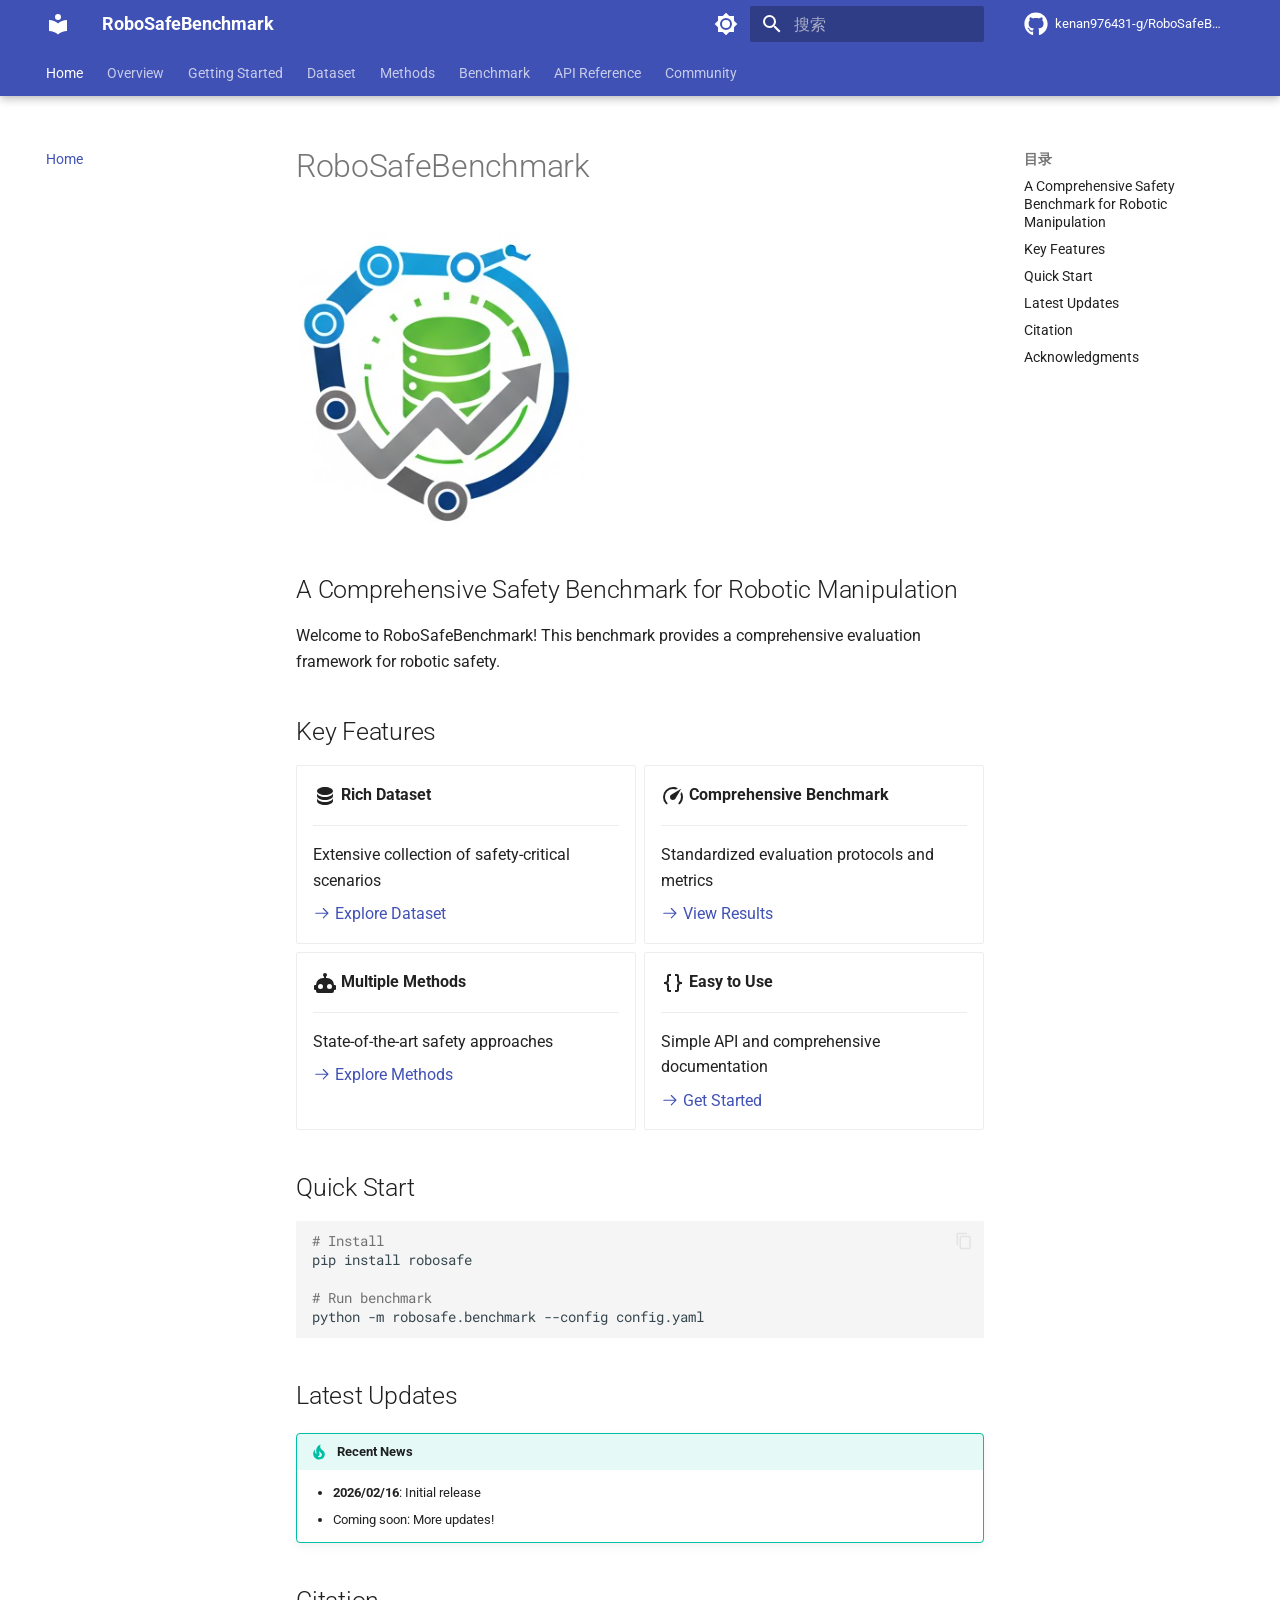
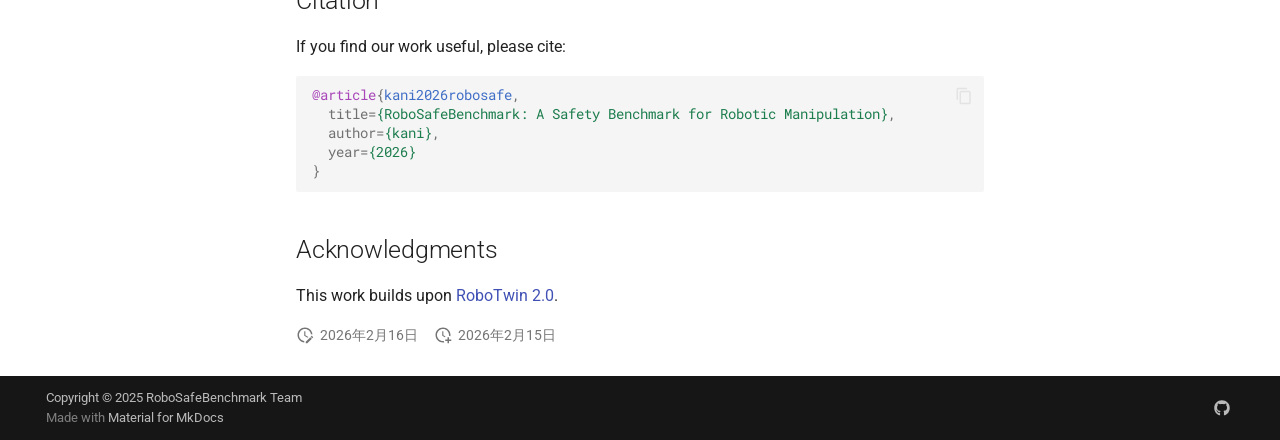
<file: index.html>
<!doctype html><html lang=zh class=no-js> <head><meta charset=utf-8><meta name=viewport content="width=device-width,initial-scale=1"><meta name=description content="A comprehensive benchmark for robotic safety evaluation"><meta name=author content="RoboSafeBenchmark Team"><link href=https://kenan976431-g.github.io/RoboSafeBenchmark/ rel=canonical><link href=main/overview/ rel=next><link rel=icon href=assets/images/favicon.png><meta name=generator content="mkdocs-1.6.1, mkdocs-material-9.7.3"><title>RoboSafeBenchmark</title><link rel=stylesheet href=assets/stylesheets/main.484c7ddc.min.css><link rel=stylesheet href=assets/stylesheets/palette.ab4e12ef.min.css><link rel=preconnect href=https://fonts.gstatic.com crossorigin><link rel=stylesheet href="https://fonts.googleapis.com/css?family=Roboto:300,300i,400,400i,700,700i%7CRoboto+Mono:400,400i,700,700i&display=fallback"><style>:root{--md-text-font:"Roboto";--md-code-font:"Roboto Mono"}</style><script>__md_scope=new URL(".",location),__md_hash=e=>[...e].reduce(((e,_)=>(e<<5)-e+_.charCodeAt(0)),0),__md_get=(e,_=localStorage,t=__md_scope)=>JSON.parse(_.getItem(t.pathname+"."+e)),__md_set=(e,_,t=localStorage,a=__md_scope)=>{try{t.setItem(a.pathname+"."+e,JSON.stringify(_))}catch(e){}}</script></head> <body dir=ltr data-md-color-scheme=default data-md-color-primary=indigo data-md-color-accent=indigo> <input class=md-toggle data-md-toggle=drawer type=checkbox id=__drawer autocomplete=off> <input class=md-toggle data-md-toggle=search type=checkbox id=__search autocomplete=off> <label class=md-overlay for=__drawer></label> <div data-md-component=skip> <a href=#robosafebenchmark class=md-skip> 跳转至 </a> </div> <div data-md-component=announce> </div> <header class="md-header md-header--shadow md-header--lifted" data-md-component=header> <nav class="md-header__inner md-grid" aria-label=页眉> <a href=. title=RoboSafeBenchmark class="md-header__button md-logo" aria-label=RoboSafeBenchmark data-md-component=logo> <svg xmlns=http://www.w3.org/2000/svg viewbox="0 0 24 24"><path d="M12 8a3 3 0 0 0 3-3 3 3 0 0 0-3-3 3 3 0 0 0-3 3 3 3 0 0 0 3 3m0 3.54C9.64 9.35 6.5 8 3 8v11c3.5 0 6.64 1.35 9 3.54 2.36-2.19 5.5-3.54 9-3.54V8c-3.5 0-6.64 1.35-9 3.54"/></svg> </a> <label class="md-header__button md-icon" for=__drawer> <svg xmlns=http://www.w3.org/2000/svg viewbox="0 0 24 24"><path d="M3 6h18v2H3zm0 5h18v2H3zm0 5h18v2H3z"/></svg> </label> <div class=md-header__title data-md-component=header-title> <div class=md-header__ellipsis> <div class=md-header__topic> <span class=md-ellipsis> RoboSafeBenchmark </span> </div> <div class=md-header__topic data-md-component=header-topic> <span class=md-ellipsis> Home </span> </div> </div> </div> <form class=md-header__option data-md-component=palette> <input class=md-option data-md-color-media data-md-color-scheme=default data-md-color-primary=indigo data-md-color-accent=indigo aria-label="Switch to dark mode" type=radio name=__palette id=__palette_0> <label class="md-header__button md-icon" title="Switch to dark mode" for=__palette_1 hidden> <svg xmlns=http://www.w3.org/2000/svg viewbox="0 0 24 24"><path d="M12 8a4 4 0 0 0-4 4 4 4 0 0 0 4 4 4 4 0 0 0 4-4 4 4 0 0 0-4-4m0 10a6 6 0 0 1-6-6 6 6 0 0 1 6-6 6 6 0 0 1 6 6 6 6 0 0 1-6 6m8-9.31V4h-4.69L12 .69 8.69 4H4v4.69L.69 12 4 15.31V20h4.69L12 23.31 15.31 20H20v-4.69L23.31 12z"/></svg> </label> <input class=md-option data-md-color-media data-md-color-scheme=slate data-md-color-primary=indigo data-md-color-accent=indigo aria-label="Switch to light mode" type=radio name=__palette id=__palette_1> <label class="md-header__button md-icon" title="Switch to light mode" for=__palette_0 hidden> <svg xmlns=http://www.w3.org/2000/svg viewbox="0 0 24 24"><path d="M12 18c-.89 0-1.74-.2-2.5-.55C11.56 16.5 13 14.42 13 12s-1.44-4.5-3.5-5.45C10.26 6.2 11.11 6 12 6a6 6 0 0 1 6 6 6 6 0 0 1-6 6m8-9.31V4h-4.69L12 .69 8.69 4H4v4.69L.69 12 4 15.31V20h4.69L12 23.31 15.31 20H20v-4.69L23.31 12z"/></svg> </label> </form> <script>var palette=__md_get("__palette");if(palette&&palette.color){if("(prefers-color-scheme)"===palette.color.media){var media=matchMedia("(prefers-color-scheme: light)"),input=document.querySelector(media.matches?"[data-md-color-media='(prefers-color-scheme: light)']":"[data-md-color-media='(prefers-color-scheme: dark)']");palette.color.media=input.getAttribute("data-md-color-media"),palette.color.scheme=input.getAttribute("data-md-color-scheme"),palette.color.primary=input.getAttribute("data-md-color-primary"),palette.color.accent=input.getAttribute("data-md-color-accent")}for(var[key,value]of Object.entries(palette.color))document.body.setAttribute("data-md-color-"+key,value)}</script> <label class="md-header__button md-icon" for=__search> <svg xmlns=http://www.w3.org/2000/svg viewbox="0 0 24 24"><path d="M9.5 3A6.5 6.5 0 0 1 16 9.5c0 1.61-.59 3.09-1.56 4.23l.27.27h.79l5 5-1.5 1.5-5-5v-.79l-.27-.27A6.52 6.52 0 0 1 9.5 16 6.5 6.5 0 0 1 3 9.5 6.5 6.5 0 0 1 9.5 3m0 2C7 5 5 7 5 9.5S7 14 9.5 14 14 12 14 9.5 12 5 9.5 5"/></svg> </label> <div class=md-search data-md-component=search role=dialog> <label class=md-search__overlay for=__search></label> <div class=md-search__inner role=search> <form class=md-search__form name=search> <input type=text class=md-search__input name=query aria-label=搜索 placeholder=搜索 autocapitalize=off autocorrect=off autocomplete=off spellcheck=false data-md-component=search-query required> <label class="md-search__icon md-icon" for=__search> <svg xmlns=http://www.w3.org/2000/svg viewbox="0 0 24 24"><path d="M9.5 3A6.5 6.5 0 0 1 16 9.5c0 1.61-.59 3.09-1.56 4.23l.27.27h.79l5 5-1.5 1.5-5-5v-.79l-.27-.27A6.52 6.52 0 0 1 9.5 16 6.5 6.5 0 0 1 3 9.5 6.5 6.5 0 0 1 9.5 3m0 2C7 5 5 7 5 9.5S7 14 9.5 14 14 12 14 9.5 12 5 9.5 5"/></svg> <svg xmlns=http://www.w3.org/2000/svg viewbox="0 0 24 24"><path d="M20 11v2H8l5.5 5.5-1.42 1.42L4.16 12l7.92-7.92L13.5 5.5 8 11z"/></svg> </label> <nav class=md-search__options aria-label=查找> <button type=reset class="md-search__icon md-icon" title=清空当前内容 aria-label=清空当前内容 tabindex=-1> <svg xmlns=http://www.w3.org/2000/svg viewbox="0 0 24 24"><path d="M19 6.41 17.59 5 12 10.59 6.41 5 5 6.41 10.59 12 5 17.59 6.41 19 12 13.41 17.59 19 19 17.59 13.41 12z"/></svg> </button> </nav> <div class=md-search__suggest data-md-component=search-suggest></div> </form> <div class=md-search__output> <div class=md-search__scrollwrap tabindex=0 data-md-scrollfix> <div class=md-search-result data-md-component=search-result> <div class=md-search-result__meta> 正在初始化搜索引擎 </div> <ol class=md-search-result__list role=presentation></ol> </div> </div> </div> </div> </div> <div class=md-header__source> <a href=https://github.com/kenan976431-g/RoboSafeBenchmark title=前往仓库 class=md-source data-md-component=source> <div class="md-source__icon md-icon"> <svg xmlns=http://www.w3.org/2000/svg viewbox="0 0 512 512"><!-- Font Awesome Free 7.1.0 by @fontawesome - https://fontawesome.com License - https://fontawesome.com/license/free (Icons: CC BY 4.0, Fonts: SIL OFL 1.1, Code: MIT License) Copyright 2025 Fonticons, Inc.--><path d="M173.9 397.4c0 2-2.3 3.6-5.2 3.6-3.3.3-5.6-1.3-5.6-3.6 0-2 2.3-3.6 5.2-3.6 3-.3 5.6 1.3 5.6 3.6m-31.1-4.5c-.7 2 1.3 4.3 4.3 4.9 2.6 1 5.6 0 6.2-2s-1.3-4.3-4.3-5.2c-2.6-.7-5.5.3-6.2 2.3m44.2-1.7c-2.9.7-4.9 2.6-4.6 4.9.3 2 2.9 3.3 5.9 2.6 2.9-.7 4.9-2.6 4.6-4.6-.3-1.9-3-3.2-5.9-2.9M252.8 8C114.1 8 8 113.3 8 252c0 110.9 69.8 205.8 169.5 239.2 12.8 2.3 17.3-5.6 17.3-12.1 0-6.2-.3-40.4-.3-61.4 0 0-70 15-84.7-29.8 0 0-11.4-29.1-27.8-36.6 0 0-22.9-15.7 1.6-15.4 0 0 24.9 2 38.6 25.8 21.9 38.6 58.6 27.5 72.9 20.9 2.3-16 8.8-27.1 16-33.7-55.9-6.2-112.3-14.3-112.3-110.5 0-27.5 7.6-41.3 23.6-58.9-2.6-6.5-11.1-33.3 2.6-67.9 20.9-6.5 69 27 69 27 20-5.6 41.5-8.5 62.8-8.5s42.8 2.9 62.8 8.5c0 0 48.1-33.6 69-27 13.7 34.7 5.2 61.4 2.6 67.9 16 17.7 25.8 31.5 25.8 58.9 0 96.5-58.9 104.2-114.8 110.5 9.2 7.9 17 22.9 17 46.4 0 33.7-.3 75.4-.3 83.6 0 6.5 4.6 14.4 17.3 12.1C436.2 457.8 504 362.9 504 252 504 113.3 391.5 8 252.8 8M105.2 352.9c-1.3 1-1 3.3.7 5.2 1.6 1.6 3.9 2.3 5.2 1 1.3-1 1-3.3-.7-5.2-1.6-1.6-3.9-2.3-5.2-1m-10.8-8.1c-.7 1.3.3 2.9 2.3 3.9 1.6 1 3.6.7 4.3-.7.7-1.3-.3-2.9-2.3-3.9-2-.6-3.6-.3-4.3.7m32.4 35.6c-1.6 1.3-1 4.3 1.3 6.2 2.3 2.3 5.2 2.6 6.5 1 1.3-1.3.7-4.3-1.3-6.2-2.2-2.3-5.2-2.6-6.5-1m-11.4-14.7c-1.6 1-1.6 3.6 0 5.9s4.3 3.3 5.6 2.3c1.6-1.3 1.6-3.9 0-6.2-1.4-2.3-4-3.3-5.6-2"/></svg> </div> <div class=md-source__repository> kenan976431-g/RoboSafeBenchmark </div> </a> </div> </nav> <nav class=md-tabs aria-label=标签 data-md-component=tabs> <div class=md-grid> <ul class=md-tabs__list> <li class="md-tabs__item md-tabs__item--active"> <a href=. class=md-tabs__link> Home </a> </li> <li class=md-tabs__item> <a href=main/overview/ class=md-tabs__link> Overview </a> </li> <li class=md-tabs__item> <a href=usage/installation/ class=md-tabs__link> Getting Started </a> </li> <li class=md-tabs__item> <a href=dataset/ class=md-tabs__link> Dataset </a> </li> <li class=md-tabs__item> <a href=methods/ class=md-tabs__link> Methods </a> </li> <li class=md-tabs__item> <a href=benchmark/results/ class=md-tabs__link> Benchmark </a> </li> <li class=md-tabs__item> <a href=api/core/ class=md-tabs__link> API Reference </a> </li> <li class=md-tabs__item> <a href=community/contributing/ class=md-tabs__link> Community </a> </li> </ul> </div> </nav> </header> <div class=md-container data-md-component=container> <main class=md-main data-md-component=main> <div class="md-main__inner md-grid"> <div class="md-sidebar md-sidebar--primary" data-md-component=sidebar data-md-type=navigation> <div class=md-sidebar__scrollwrap> <div class=md-sidebar__inner> <nav class="md-nav md-nav--primary md-nav--lifted" aria-label=导航栏 data-md-level=0> <label class=md-nav__title for=__drawer> <a href=. title=RoboSafeBenchmark class="md-nav__button md-logo" aria-label=RoboSafeBenchmark data-md-component=logo> <svg xmlns=http://www.w3.org/2000/svg viewbox="0 0 24 24"><path d="M12 8a3 3 0 0 0 3-3 3 3 0 0 0-3-3 3 3 0 0 0-3 3 3 3 0 0 0 3 3m0 3.54C9.64 9.35 6.5 8 3 8v11c3.5 0 6.64 1.35 9 3.54 2.36-2.19 5.5-3.54 9-3.54V8c-3.5 0-6.64 1.35-9 3.54"/></svg> </a> RoboSafeBenchmark </label> <div class=md-nav__source> <a href=https://github.com/kenan976431-g/RoboSafeBenchmark title=前往仓库 class=md-source data-md-component=source> <div class="md-source__icon md-icon"> <svg xmlns=http://www.w3.org/2000/svg viewbox="0 0 512 512"><!-- Font Awesome Free 7.1.0 by @fontawesome - https://fontawesome.com License - https://fontawesome.com/license/free (Icons: CC BY 4.0, Fonts: SIL OFL 1.1, Code: MIT License) Copyright 2025 Fonticons, Inc.--><path d="M173.9 397.4c0 2-2.3 3.6-5.2 3.6-3.3.3-5.6-1.3-5.6-3.6 0-2 2.3-3.6 5.2-3.6 3-.3 5.6 1.3 5.6 3.6m-31.1-4.5c-.7 2 1.3 4.3 4.3 4.9 2.6 1 5.6 0 6.2-2s-1.3-4.3-4.3-5.2c-2.6-.7-5.5.3-6.2 2.3m44.2-1.7c-2.9.7-4.9 2.6-4.6 4.9.3 2 2.9 3.3 5.9 2.6 2.9-.7 4.9-2.6 4.6-4.6-.3-1.9-3-3.2-5.9-2.9M252.8 8C114.1 8 8 113.3 8 252c0 110.9 69.8 205.8 169.5 239.2 12.8 2.3 17.3-5.6 17.3-12.1 0-6.2-.3-40.4-.3-61.4 0 0-70 15-84.7-29.8 0 0-11.4-29.1-27.8-36.6 0 0-22.9-15.7 1.6-15.4 0 0 24.9 2 38.6 25.8 21.9 38.6 58.6 27.5 72.9 20.9 2.3-16 8.8-27.1 16-33.7-55.9-6.2-112.3-14.3-112.3-110.5 0-27.5 7.6-41.3 23.6-58.9-2.6-6.5-11.1-33.3 2.6-67.9 20.9-6.5 69 27 69 27 20-5.6 41.5-8.5 62.8-8.5s42.8 2.9 62.8 8.5c0 0 48.1-33.6 69-27 13.7 34.7 5.2 61.4 2.6 67.9 16 17.7 25.8 31.5 25.8 58.9 0 96.5-58.9 104.2-114.8 110.5 9.2 7.9 17 22.9 17 46.4 0 33.7-.3 75.4-.3 83.6 0 6.5 4.6 14.4 17.3 12.1C436.2 457.8 504 362.9 504 252 504 113.3 391.5 8 252.8 8M105.2 352.9c-1.3 1-1 3.3.7 5.2 1.6 1.6 3.9 2.3 5.2 1 1.3-1 1-3.3-.7-5.2-1.6-1.6-3.9-2.3-5.2-1m-10.8-8.1c-.7 1.3.3 2.9 2.3 3.9 1.6 1 3.6.7 4.3-.7.7-1.3-.3-2.9-2.3-3.9-2-.6-3.6-.3-4.3.7m32.4 35.6c-1.6 1.3-1 4.3 1.3 6.2 2.3 2.3 5.2 2.6 6.5 1 1.3-1.3.7-4.3-1.3-6.2-2.2-2.3-5.2-2.6-6.5-1m-11.4-14.7c-1.6 1-1.6 3.6 0 5.9s4.3 3.3 5.6 2.3c1.6-1.3 1.6-3.9 0-6.2-1.4-2.3-4-3.3-5.6-2"/></svg> </div> <div class=md-source__repository> kenan976431-g/RoboSafeBenchmark </div> </a> </div> <ul class=md-nav__list data-md-scrollfix> <li class="md-nav__item md-nav__item--active"> <input class="md-nav__toggle md-toggle" type=checkbox id=__toc> <label class="md-nav__link md-nav__link--active" for=__toc> <span class=md-ellipsis> Home </span> <span class="md-nav__icon md-icon"></span> </label> <a href=. class="md-nav__link md-nav__link--active"> <span class=md-ellipsis> Home </span> </a> <nav class="md-nav md-nav--secondary" aria-label=目录> <label class=md-nav__title for=__toc> <span class="md-nav__icon md-icon"></span> 目录 </label> <ul class=md-nav__list data-md-component=toc data-md-scrollfix> <li class=md-nav__item> <a href=#a-comprehensive-safety-benchmark-for-robotic-manipulation class=md-nav__link> <span class=md-ellipsis> A Comprehensive Safety Benchmark for Robotic Manipulation </span> </a> </li> <li class=md-nav__item> <a href=#key-features class=md-nav__link> <span class=md-ellipsis> Key Features </span> </a> </li> <li class=md-nav__item> <a href=#quick-start class=md-nav__link> <span class=md-ellipsis> Quick Start </span> </a> </li> <li class=md-nav__item> <a href=#latest-updates class=md-nav__link> <span class=md-ellipsis> Latest Updates </span> </a> </li> <li class=md-nav__item> <a href=#citation class=md-nav__link> <span class=md-ellipsis> Citation </span> </a> </li> <li class=md-nav__item> <a href=#acknowledgments class=md-nav__link> <span class=md-ellipsis> Acknowledgments </span> </a> </li> </ul> </nav> </li> <li class="md-nav__item md-nav__item--nested"> <input class="md-nav__toggle md-toggle md-toggle--indeterminate" type=checkbox id=__nav_2> <label class=md-nav__link for=__nav_2 id=__nav_2_label tabindex=0> <span class=md-ellipsis> Overview </span> <span class="md-nav__icon md-icon"></span> </label> <nav class=md-nav data-md-level=1 aria-labelledby=__nav_2_label aria-expanded=false> <label class=md-nav__title for=__nav_2> <span class="md-nav__icon md-icon"></span> Overview </label> <ul class=md-nav__list data-md-scrollfix> <li class=md-nav__item> <a href=main/overview/ class=md-nav__link> <span class=md-ellipsis> Introduction </span> </a> </li> <li class=md-nav__item> <a href=main/contributions.md class=md-nav__link> <span class=md-ellipsis> Contributions </span> </a> </li> </ul> </nav> </li> <li class="md-nav__item md-nav__item--nested"> <input class="md-nav__toggle md-toggle md-toggle--indeterminate" type=checkbox id=__nav_3> <label class=md-nav__link for=__nav_3 id=__nav_3_label tabindex=0> <span class=md-ellipsis> Getting Started </span> <span class="md-nav__icon md-icon"></span> </label> <nav class=md-nav data-md-level=1 aria-labelledby=__nav_3_label aria-expanded=false> <label class=md-nav__title for=__nav_3> <span class="md-nav__icon md-icon"></span> Getting Started </label> <ul class=md-nav__list data-md-scrollfix> <li class=md-nav__item> <a href=usage/installation/ class=md-nav__link> <span class=md-ellipsis> Installation </span> </a> </li> <li class=md-nav__item> <a href=usage/quickstart/ class=md-nav__link> <span class=md-ellipsis> Quick Start </span> </a> </li> </ul> </nav> </li> <li class="md-nav__item md-nav__item--nested"> <input class="md-nav__toggle md-toggle md-toggle--indeterminate" type=checkbox id=__nav_4> <label class=md-nav__link for=__nav_4 id=__nav_4_label tabindex=0> <span class=md-ellipsis> Dataset </span> <span class="md-nav__icon md-icon"></span> </label> <nav class=md-nav data-md-level=1 aria-labelledby=__nav_4_label aria-expanded=false> <label class=md-nav__title for=__nav_4> <span class="md-nav__icon md-icon"></span> Dataset </label> <ul class=md-nav__list data-md-scrollfix> <li class=md-nav__item> <a href=dataset/ class=md-nav__link> <span class=md-ellipsis> Overview </span> </a> </li> </ul> </nav> </li> <li class="md-nav__item md-nav__item--nested"> <input class="md-nav__toggle md-toggle md-toggle--indeterminate" type=checkbox id=__nav_5> <label class=md-nav__link for=__nav_5 id=__nav_5_label tabindex=0> <span class=md-ellipsis> Methods </span> <span class="md-nav__icon md-icon"></span> </label> <nav class=md-nav data-md-level=1 aria-labelledby=__nav_5_label aria-expanded=false> <label class=md-nav__title for=__nav_5> <span class="md-nav__icon md-icon"></span> Methods </label> <ul class=md-nav__list data-md-scrollfix> <li class=md-nav__item> <a href=methods/ class=md-nav__link> <span class=md-ellipsis> Overview </span> </a> </li> </ul> </nav> </li> <li class="md-nav__item md-nav__item--nested"> <input class="md-nav__toggle md-toggle md-toggle--indeterminate" type=checkbox id=__nav_6> <label class=md-nav__link for=__nav_6 id=__nav_6_label tabindex=0> <span class=md-ellipsis> Benchmark </span> <span class="md-nav__icon md-icon"></span> </label> <nav class=md-nav data-md-level=1 aria-labelledby=__nav_6_label aria-expanded=false> <label class=md-nav__title for=__nav_6> <span class="md-nav__icon md-icon"></span> Benchmark </label> <ul class=md-nav__list data-md-scrollfix> <li class=md-nav__item> <a href=benchmark/results/ class=md-nav__link> <span class=md-ellipsis> Results </span> </a> </li> </ul> </nav> </li> <li class="md-nav__item md-nav__item--nested"> <input class="md-nav__toggle md-toggle md-toggle--indeterminate" type=checkbox id=__nav_7> <label class=md-nav__link for=__nav_7 id=__nav_7_label tabindex=0> <span class=md-ellipsis> API Reference </span> <span class="md-nav__icon md-icon"></span> </label> <nav class=md-nav data-md-level=1 aria-labelledby=__nav_7_label aria-expanded=false> <label class=md-nav__title for=__nav_7> <span class="md-nav__icon md-icon"></span> API Reference </label> <ul class=md-nav__list data-md-scrollfix> <li class=md-nav__item> <a href=api/core/ class=md-nav__link> <span class=md-ellipsis> Core API </span> </a> </li> </ul> </nav> </li> <li class="md-nav__item md-nav__item--nested"> <input class="md-nav__toggle md-toggle md-toggle--indeterminate" type=checkbox id=__nav_8> <label class=md-nav__link for=__nav_8 id=__nav_8_label tabindex=0> <span class=md-ellipsis> Community </span> <span class="md-nav__icon md-icon"></span> </label> <nav class=md-nav data-md-level=1 aria-labelledby=__nav_8_label aria-expanded=false> <label class=md-nav__title for=__nav_8> <span class="md-nav__icon md-icon"></span> Community </label> <ul class=md-nav__list data-md-scrollfix> <li class=md-nav__item> <a href=community/contributing/ class=md-nav__link> <span class=md-ellipsis> Contributing </span> </a> </li> </ul> </nav> </li> </ul> </nav> </div> </div> </div> <div class="md-sidebar md-sidebar--secondary" data-md-component=sidebar data-md-type=toc> <div class=md-sidebar__scrollwrap> <div class=md-sidebar__inner> <nav class="md-nav md-nav--secondary" aria-label=目录> <label class=md-nav__title for=__toc> <span class="md-nav__icon md-icon"></span> 目录 </label> <ul class=md-nav__list data-md-component=toc data-md-scrollfix> <li class=md-nav__item> <a href=#a-comprehensive-safety-benchmark-for-robotic-manipulation class=md-nav__link> <span class=md-ellipsis> A Comprehensive Safety Benchmark for Robotic Manipulation </span> </a> </li> <li class=md-nav__item> <a href=#key-features class=md-nav__link> <span class=md-ellipsis> Key Features </span> </a> </li> <li class=md-nav__item> <a href=#quick-start class=md-nav__link> <span class=md-ellipsis> Quick Start </span> </a> </li> <li class=md-nav__item> <a href=#latest-updates class=md-nav__link> <span class=md-ellipsis> Latest Updates </span> </a> </li> <li class=md-nav__item> <a href=#citation class=md-nav__link> <span class=md-ellipsis> Citation </span> </a> </li> <li class=md-nav__item> <a href=#acknowledgments class=md-nav__link> <span class=md-ellipsis> Acknowledgments </span> </a> </li> </ul> </nav> </div> </div> </div> <div class=md-content data-md-component=content> <article class="md-content__inner md-typeset"> <h1 id=robosafebenchmark>RoboSafeBenchmark<a class=headerlink href=#robosafebenchmark title="Permanent link">&para;</a></h1> <p><img alt=Logo src=assets/images/logo.png></p> <h2 id=a-comprehensive-safety-benchmark-for-robotic-manipulation>A Comprehensive Safety Benchmark for Robotic Manipulation<a class=headerlink href=#a-comprehensive-safety-benchmark-for-robotic-manipulation title="Permanent link">&para;</a></h2> <p>Welcome to RoboSafeBenchmark! This benchmark provides a comprehensive evaluation framework for robotic safety.</p> <h2 id=key-features>Key Features<a class=headerlink href=#key-features title="Permanent link">&para;</a></h2> <div class="grid cards"> <ul> <li> <p><span class="twemoji lg middle"><svg xmlns=http://www.w3.org/2000/svg viewbox="0 0 24 24"><path d="M12 3C7.58 3 4 4.79 4 7s3.58 4 8 4 8-1.79 8-4-3.58-4-8-4M4 9v3c0 2.21 3.58 4 8 4s8-1.79 8-4V9c0 2.21-3.58 4-8 4s-8-1.79-8-4m0 5v3c0 2.21 3.58 4 8 4s8-1.79 8-4v-3c0 2.21-3.58 4-8 4s-8-1.79-8-4"/></svg></span> <strong>Rich Dataset</strong></p> <hr> <p>Extensive collection of safety-critical scenarios</p> <p><a href=dataset/ ><span class=twemoji><svg xmlns=http://www.w3.org/2000/svg viewbox="0 0 24 24"><path d="M13.22 19.03a.75.75 0 0 1 0-1.06L18.19 13H3.75a.75.75 0 0 1 0-1.5h14.44l-4.97-4.97a.749.749 0 0 1 .326-1.275.75.75 0 0 1 .734.215l6.25 6.25a.75.75 0 0 1 0 1.06l-6.25 6.25a.75.75 0 0 1-1.06 0"/></svg></span> Explore Dataset</a></p> </li> <li> <p><span class="twemoji lg middle"><svg xmlns=http://www.w3.org/2000/svg viewbox="0 0 24 24"><path d="M12 16a3 3 0 0 1-3-3c0-1.12.61-2.1 1.5-2.61l9.71-5.62-5.53 9.58c-.5.98-1.51 1.65-2.68 1.65m0-13c1.81 0 3.5.5 4.97 1.32l-2.1 1.21C14 5.19 13 5 12 5a8 8 0 0 0-8 8c0 2.21.89 4.21 2.34 5.65h.01c.39.39.39 1.02 0 1.41s-1.03.39-1.42.01A9.97 9.97 0 0 1 2 13 10 10 0 0 1 12 3m10 10c0 2.76-1.12 5.26-2.93 7.07-.39.38-1.02.38-1.41-.01a.996.996 0 0 1 0-1.41A7.95 7.95 0 0 0 20 13c0-1-.19-2-.54-2.9L20.67 8C21.5 9.5 22 11.18 22 13"/></svg></span> <strong>Comprehensive Benchmark</strong></p> <hr> <p>Standardized evaluation protocols and metrics</p> <p><a href=benchmark/results/ ><span class=twemoji><svg xmlns=http://www.w3.org/2000/svg viewbox="0 0 24 24"><path d="M13.22 19.03a.75.75 0 0 1 0-1.06L18.19 13H3.75a.75.75 0 0 1 0-1.5h14.44l-4.97-4.97a.749.749 0 0 1 .326-1.275.75.75 0 0 1 .734.215l6.25 6.25a.75.75 0 0 1 0 1.06l-6.25 6.25a.75.75 0 0 1-1.06 0"/></svg></span> View Results</a></p> </li> <li> <p><span class="twemoji lg middle"><svg xmlns=http://www.w3.org/2000/svg viewbox="0 0 24 24"><path d="M12 2a2 2 0 0 1 2 2c0 .74-.4 1.39-1 1.73V7h1a7 7 0 0 1 7 7h1a1 1 0 0 1 1 1v3a1 1 0 0 1-1 1h-1v1a2 2 0 0 1-2 2H5a2 2 0 0 1-2-2v-1H2a1 1 0 0 1-1-1v-3a1 1 0 0 1 1-1h1a7 7 0 0 1 7-7h1V5.73c-.6-.34-1-.99-1-1.73a2 2 0 0 1 2-2M7.5 13A2.5 2.5 0 0 0 5 15.5 2.5 2.5 0 0 0 7.5 18a2.5 2.5 0 0 0 2.5-2.5A2.5 2.5 0 0 0 7.5 13m9 0a2.5 2.5 0 0 0-2.5 2.5 2.5 2.5 0 0 0 2.5 2.5 2.5 2.5 0 0 0 2.5-2.5 2.5 2.5 0 0 0-2.5-2.5"/></svg></span> <strong>Multiple Methods</strong></p> <hr> <p>State-of-the-art safety approaches</p> <p><a href=methods/ ><span class=twemoji><svg xmlns=http://www.w3.org/2000/svg viewbox="0 0 24 24"><path d="M13.22 19.03a.75.75 0 0 1 0-1.06L18.19 13H3.75a.75.75 0 0 1 0-1.5h14.44l-4.97-4.97a.749.749 0 0 1 .326-1.275.75.75 0 0 1 .734.215l6.25 6.25a.75.75 0 0 1 0 1.06l-6.25 6.25a.75.75 0 0 1-1.06 0"/></svg></span> Explore Methods</a></p> </li> <li> <p><span class="twemoji lg middle"><svg xmlns=http://www.w3.org/2000/svg viewbox="0 0 24 24"><path d="M8 3a2 2 0 0 0-2 2v4a2 2 0 0 1-2 2H3v2h1a2 2 0 0 1 2 2v4a2 2 0 0 0 2 2h2v-2H8v-5a2 2 0 0 0-2-2 2 2 0 0 0 2-2V5h2V3m6 0a2 2 0 0 1 2 2v4a2 2 0 0 0 2 2h1v2h-1a2 2 0 0 0-2 2v4a2 2 0 0 1-2 2h-2v-2h2v-5a2 2 0 0 1 2-2 2 2 0 0 1-2-2V5h-2V3z"/></svg></span> <strong>Easy to Use</strong></p> <hr> <p>Simple API and comprehensive documentation</p> <p><a href=usage/quickstart/ ><span class=twemoji><svg xmlns=http://www.w3.org/2000/svg viewbox="0 0 24 24"><path d="M13.22 19.03a.75.75 0 0 1 0-1.06L18.19 13H3.75a.75.75 0 0 1 0-1.5h14.44l-4.97-4.97a.749.749 0 0 1 .326-1.275.75.75 0 0 1 .734.215l6.25 6.25a.75.75 0 0 1 0 1.06l-6.25 6.25a.75.75 0 0 1-1.06 0"/></svg></span> Get Started</a></p> </li> </ul> </div> <h2 id=quick-start>Quick Start<a class=headerlink href=#quick-start title="Permanent link">&para;</a></h2> <div class=highlight><pre><span></span><code><a id=__codelineno-0-1 name=__codelineno-0-1 href=#__codelineno-0-1></a><span class=c1># Install</span>
<a id=__codelineno-0-2 name=__codelineno-0-2 href=#__codelineno-0-2></a>pip<span class=w> </span>install<span class=w> </span>robosafe
<a id=__codelineno-0-3 name=__codelineno-0-3 href=#__codelineno-0-3></a>
<a id=__codelineno-0-4 name=__codelineno-0-4 href=#__codelineno-0-4></a><span class=c1># Run benchmark</span>
<a id=__codelineno-0-5 name=__codelineno-0-5 href=#__codelineno-0-5></a>python<span class=w> </span>-m<span class=w> </span>robosafe.benchmark<span class=w> </span>--config<span class=w> </span>config.yaml
</code></pre></div> <h2 id=latest-updates>Latest Updates<a class=headerlink href=#latest-updates title="Permanent link">&para;</a></h2> <div class="admonition tip"> <p class=admonition-title>Recent News</p> <ul> <li><strong>2026/02/16</strong>: Initial release</li> <li>Coming soon: More updates!</li> </ul> </div> <h2 id=citation>Citation<a class=headerlink href=#citation title="Permanent link">&para;</a></h2> <p>If you find our work useful, please cite:</p> <div class=highlight><pre><span></span><code><a id=__codelineno-1-1 name=__codelineno-1-1 href=#__codelineno-1-1></a><span class=nc>@article</span><span class=p>{</span><span class=nl>kani2026robosafe</span><span class=p>,</span>
<a id=__codelineno-1-2 name=__codelineno-1-2 href=#__codelineno-1-2></a><span class=w>  </span><span class=na>title</span><span class=p>=</span><span class=s>{RoboSafeBenchmark: A Safety Benchmark for Robotic Manipulation}</span><span class=p>,</span>
<a id=__codelineno-1-3 name=__codelineno-1-3 href=#__codelineno-1-3></a><span class=w>  </span><span class=na>author</span><span class=p>=</span><span class=s>{kani}</span><span class=p>,</span>
<a id=__codelineno-1-4 name=__codelineno-1-4 href=#__codelineno-1-4></a><span class=w>  </span><span class=na>year</span><span class=p>=</span><span class=s>{2026}</span>
<a id=__codelineno-1-5 name=__codelineno-1-5 href=#__codelineno-1-5></a><span class=p>}</span>
</code></pre></div> <h2 id=acknowledgments>Acknowledgments<a class=headerlink href=#acknowledgments title="Permanent link">&para;</a></h2> <p>This work builds upon <a href=https://robotwin-platform.github.io/ >RoboTwin 2.0</a>.</p> <aside class=md-source-file> <span class=md-source-file__fact> <span class=md-icon title=最后更新> <svg xmlns=http://www.w3.org/2000/svg viewbox="0 0 24 24"><path d="M21 13.1c-.1 0-.3.1-.4.2l-1 1 2.1 2.1 1-1c.2-.2.2-.6 0-.8l-1.3-1.3c-.1-.1-.2-.2-.4-.2m-1.9 1.8-6.1 6V23h2.1l6.1-6.1zM12.5 7v5.2l4 2.4-1 1L11 13V7zM11 21.9c-5.1-.5-9-4.8-9-9.9C2 6.5 6.5 2 12 2c5.3 0 9.6 4.1 10 9.3-.3-.1-.6-.2-1-.2s-.7.1-1 .2C19.6 7.2 16.2 4 12 4c-4.4 0-8 3.6-8 8 0 4.1 3.1 7.5 7.1 7.9l-.1.2z"/></svg> </span> <span class="git-revision-date-localized-plugin git-revision-date-localized-plugin-date" title="2026年2月16日 05:45:38 UTC">2026年2月16日</span> </span> <span class=md-source-file__fact> <span class=md-icon title=创建日期> <svg xmlns=http://www.w3.org/2000/svg viewbox="0 0 24 24"><path d="M14.47 15.08 11 13V7h1.5v5.25l3.08 1.83c-.41.28-.79.62-1.11 1m-1.39 4.84c-.36.05-.71.08-1.08.08-4.42 0-8-3.58-8-8s3.58-8 8-8 8 3.58 8 8c0 .37-.03.72-.08 1.08.69.1 1.33.32 1.92.64.1-.56.16-1.13.16-1.72 0-5.5-4.5-10-10-10S2 6.5 2 12s4.47 10 10 10c.59 0 1.16-.06 1.72-.16-.32-.59-.54-1.23-.64-1.92M18 15v3h-3v2h3v3h2v-3h3v-2h-3v-3z"/></svg> </span> <span class="git-revision-date-localized-plugin git-revision-date-localized-plugin-date" title="2026年2月15日 07:31:58 UTC">2026年2月15日</span> </span> </aside> </article> </div> <script>var target=document.getElementById(location.hash.slice(1));target&&target.name&&(target.checked=target.name.startsWith("__tabbed_"))</script> </div> <button type=button class="md-top md-icon" data-md-component=top hidden> <svg xmlns=http://www.w3.org/2000/svg viewbox="0 0 24 24"><path d="M13 20h-2V8l-5.5 5.5-1.42-1.42L12 4.16l7.92 7.92-1.42 1.42L13 8z"/></svg> 回到页面顶部 </button> </main> <footer class=md-footer> <div class="md-footer-meta md-typeset"> <div class="md-footer-meta__inner md-grid"> <div class=md-copyright> <div class=md-copyright__highlight> Copyright &copy; 2025 RoboSafeBenchmark Team </div> Made with <a href=https://squidfunk.github.io/mkdocs-material/ target=_blank rel=noopener> Material for MkDocs </a> </div> <div class=md-social> <a href=https://github.com/kenan976431-g/RoboSafeBenchmark target=_blank rel=noopener title=github.com class=md-social__link> <svg xmlns=http://www.w3.org/2000/svg viewbox="0 0 512 512"><!-- Font Awesome Free 7.1.0 by @fontawesome - https://fontawesome.com License - https://fontawesome.com/license/free (Icons: CC BY 4.0, Fonts: SIL OFL 1.1, Code: MIT License) Copyright 2025 Fonticons, Inc.--><path d="M173.9 397.4c0 2-2.3 3.6-5.2 3.6-3.3.3-5.6-1.3-5.6-3.6 0-2 2.3-3.6 5.2-3.6 3-.3 5.6 1.3 5.6 3.6m-31.1-4.5c-.7 2 1.3 4.3 4.3 4.9 2.6 1 5.6 0 6.2-2s-1.3-4.3-4.3-5.2c-2.6-.7-5.5.3-6.2 2.3m44.2-1.7c-2.9.7-4.9 2.6-4.6 4.9.3 2 2.9 3.3 5.9 2.6 2.9-.7 4.9-2.6 4.6-4.6-.3-1.9-3-3.2-5.9-2.9M252.8 8C114.1 8 8 113.3 8 252c0 110.9 69.8 205.8 169.5 239.2 12.8 2.3 17.3-5.6 17.3-12.1 0-6.2-.3-40.4-.3-61.4 0 0-70 15-84.7-29.8 0 0-11.4-29.1-27.8-36.6 0 0-22.9-15.7 1.6-15.4 0 0 24.9 2 38.6 25.8 21.9 38.6 58.6 27.5 72.9 20.9 2.3-16 8.8-27.1 16-33.7-55.9-6.2-112.3-14.3-112.3-110.5 0-27.5 7.6-41.3 23.6-58.9-2.6-6.5-11.1-33.3 2.6-67.9 20.9-6.5 69 27 69 27 20-5.6 41.5-8.5 62.8-8.5s42.8 2.9 62.8 8.5c0 0 48.1-33.6 69-27 13.7 34.7 5.2 61.4 2.6 67.9 16 17.7 25.8 31.5 25.8 58.9 0 96.5-58.9 104.2-114.8 110.5 9.2 7.9 17 22.9 17 46.4 0 33.7-.3 75.4-.3 83.6 0 6.5 4.6 14.4 17.3 12.1C436.2 457.8 504 362.9 504 252 504 113.3 391.5 8 252.8 8M105.2 352.9c-1.3 1-1 3.3.7 5.2 1.6 1.6 3.9 2.3 5.2 1 1.3-1 1-3.3-.7-5.2-1.6-1.6-3.9-2.3-5.2-1m-10.8-8.1c-.7 1.3.3 2.9 2.3 3.9 1.6 1 3.6.7 4.3-.7.7-1.3-.3-2.9-2.3-3.9-2-.6-3.6-.3-4.3.7m32.4 35.6c-1.6 1.3-1 4.3 1.3 6.2 2.3 2.3 5.2 2.6 6.5 1 1.3-1.3.7-4.3-1.3-6.2-2.2-2.3-5.2-2.6-6.5-1m-11.4-14.7c-1.6 1-1.6 3.6 0 5.9s4.3 3.3 5.6 2.3c1.6-1.3 1.6-3.9 0-6.2-1.4-2.3-4-3.3-5.6-2"/></svg> </a> </div> </div> </div> </footer> </div> <div class=md-dialog data-md-component=dialog> <div class="md-dialog__inner md-typeset"></div> </div> <script id=__config type=application/json>{"annotate": null, "base": ".", "features": ["navigation.instant", "navigation.tracking", "navigation.tabs", "navigation.tabs.sticky", "navigation.sections", "navigation.expand", "navigation.top", "search.suggest", "search.highlight", "content.code.copy", "content.code.annotate"], "search": "assets/javascripts/workers/search.2c215733.min.js", "tags": null, "translations": {"clipboard.copied": "\u5df2\u590d\u5236", "clipboard.copy": "\u590d\u5236", "search.result.more.one": "\u5728\u8be5\u9875\u4e0a\u8fd8\u6709 1 \u4e2a\u7b26\u5408\u6761\u4ef6\u7684\u7ed3\u679c", "search.result.more.other": "\u5728\u8be5\u9875\u4e0a\u8fd8\u6709 # \u4e2a\u7b26\u5408\u6761\u4ef6\u7684\u7ed3\u679c", "search.result.none": "\u6ca1\u6709\u627e\u5230\u7b26\u5408\u6761\u4ef6\u7684\u7ed3\u679c", "search.result.one": "\u627e\u5230 1 \u4e2a\u7b26\u5408\u6761\u4ef6\u7684\u7ed3\u679c", "search.result.other": "# \u4e2a\u7b26\u5408\u6761\u4ef6\u7684\u7ed3\u679c", "search.result.placeholder": "\u952e\u5165\u4ee5\u5f00\u59cb\u641c\u7d22", "search.result.term.missing": "\u7f3a\u5c11", "select.version": "\u9009\u62e9\u5f53\u524d\u7248\u672c"}, "version": null}</script> <script src=assets/javascripts/bundle.79ae519e.min.js></script> </body> </html>
</file>
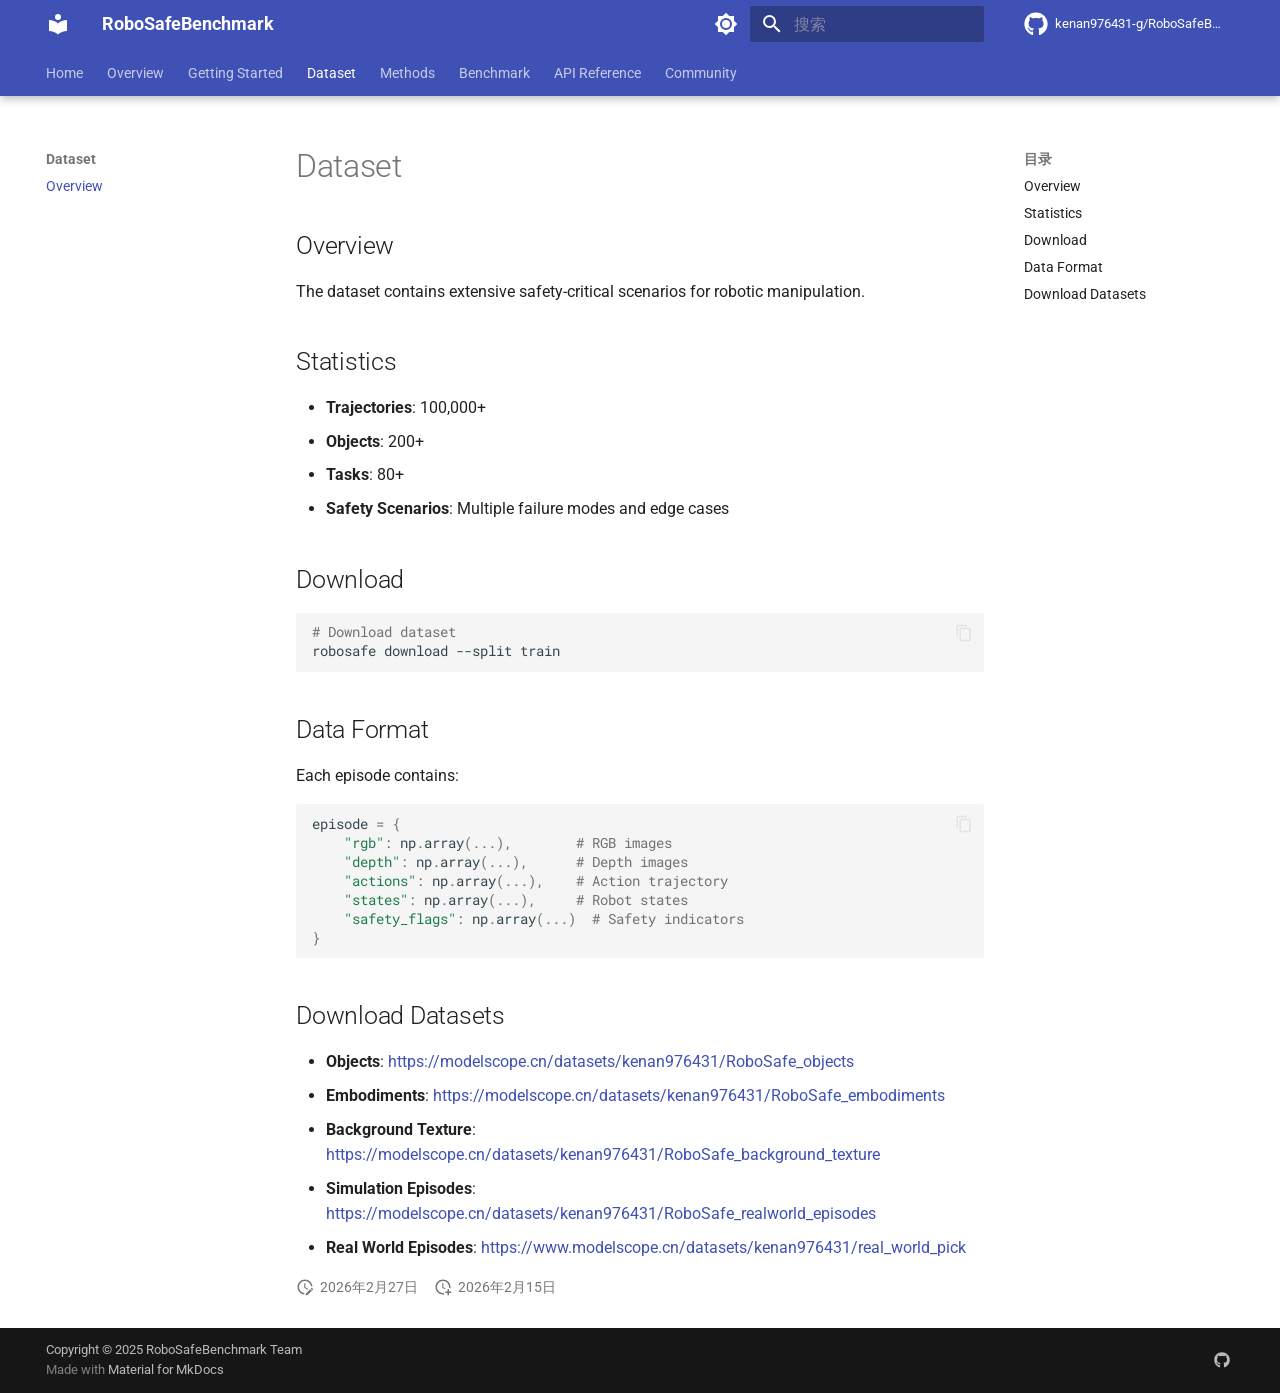
<file: dataset/index.html>
<!doctype html><html lang=zh class=no-js> <head><meta charset=utf-8><meta name=viewport content="width=device-width,initial-scale=1"><meta name=description content="A comprehensive benchmark for robotic safety evaluation"><meta name=author content="RoboSafeBenchmark Team"><link href=https://kenan976431-g.github.io/RoboSafeBenchmark/dataset/ rel=canonical><link href=../usage/quickstart/ rel=prev><link href=../methods/ rel=next><link rel=icon href=../assets/images/favicon.png><meta name=generator content="mkdocs-1.6.1, mkdocs-material-9.7.3"><title>Overview - RoboSafeBenchmark</title><link rel=stylesheet href=../assets/stylesheets/main.484c7ddc.min.css><link rel=stylesheet href=../assets/stylesheets/palette.ab4e12ef.min.css><link rel=preconnect href=https://fonts.gstatic.com crossorigin><link rel=stylesheet href="https://fonts.googleapis.com/css?family=Roboto:300,300i,400,400i,700,700i%7CRoboto+Mono:400,400i,700,700i&display=fallback"><style>:root{--md-text-font:"Roboto";--md-code-font:"Roboto Mono"}</style><script>__md_scope=new URL("..",location),__md_hash=e=>[...e].reduce(((e,_)=>(e<<5)-e+_.charCodeAt(0)),0),__md_get=(e,_=localStorage,t=__md_scope)=>JSON.parse(_.getItem(t.pathname+"."+e)),__md_set=(e,_,t=localStorage,a=__md_scope)=>{try{t.setItem(a.pathname+"."+e,JSON.stringify(_))}catch(e){}}</script></head> <body dir=ltr data-md-color-scheme=default data-md-color-primary=indigo data-md-color-accent=indigo> <input class=md-toggle data-md-toggle=drawer type=checkbox id=__drawer autocomplete=off> <input class=md-toggle data-md-toggle=search type=checkbox id=__search autocomplete=off> <label class=md-overlay for=__drawer></label> <div data-md-component=skip> <a href=#dataset class=md-skip> 跳转至 </a> </div> <div data-md-component=announce> </div> <header class="md-header md-header--shadow md-header--lifted" data-md-component=header> <nav class="md-header__inner md-grid" aria-label=页眉> <a href=.. title=RoboSafeBenchmark class="md-header__button md-logo" aria-label=RoboSafeBenchmark data-md-component=logo> <svg xmlns=http://www.w3.org/2000/svg viewbox="0 0 24 24"><path d="M12 8a3 3 0 0 0 3-3 3 3 0 0 0-3-3 3 3 0 0 0-3 3 3 3 0 0 0 3 3m0 3.54C9.64 9.35 6.5 8 3 8v11c3.5 0 6.64 1.35 9 3.54 2.36-2.19 5.5-3.54 9-3.54V8c-3.5 0-6.64 1.35-9 3.54"/></svg> </a> <label class="md-header__button md-icon" for=__drawer> <svg xmlns=http://www.w3.org/2000/svg viewbox="0 0 24 24"><path d="M3 6h18v2H3zm0 5h18v2H3zm0 5h18v2H3z"/></svg> </label> <div class=md-header__title data-md-component=header-title> <div class=md-header__ellipsis> <div class=md-header__topic> <span class=md-ellipsis> RoboSafeBenchmark </span> </div> <div class=md-header__topic data-md-component=header-topic> <span class=md-ellipsis> Overview </span> </div> </div> </div> <form class=md-header__option data-md-component=palette> <input class=md-option data-md-color-media data-md-color-scheme=default data-md-color-primary=indigo data-md-color-accent=indigo aria-label="Switch to dark mode" type=radio name=__palette id=__palette_0> <label class="md-header__button md-icon" title="Switch to dark mode" for=__palette_1 hidden> <svg xmlns=http://www.w3.org/2000/svg viewbox="0 0 24 24"><path d="M12 8a4 4 0 0 0-4 4 4 4 0 0 0 4 4 4 4 0 0 0 4-4 4 4 0 0 0-4-4m0 10a6 6 0 0 1-6-6 6 6 0 0 1 6-6 6 6 0 0 1 6 6 6 6 0 0 1-6 6m8-9.31V4h-4.69L12 .69 8.69 4H4v4.69L.69 12 4 15.31V20h4.69L12 23.31 15.31 20H20v-4.69L23.31 12z"/></svg> </label> <input class=md-option data-md-color-media data-md-color-scheme=slate data-md-color-primary=indigo data-md-color-accent=indigo aria-label="Switch to light mode" type=radio name=__palette id=__palette_1> <label class="md-header__button md-icon" title="Switch to light mode" for=__palette_0 hidden> <svg xmlns=http://www.w3.org/2000/svg viewbox="0 0 24 24"><path d="M12 18c-.89 0-1.74-.2-2.5-.55C11.56 16.5 13 14.42 13 12s-1.44-4.5-3.5-5.45C10.26 6.2 11.11 6 12 6a6 6 0 0 1 6 6 6 6 0 0 1-6 6m8-9.31V4h-4.69L12 .69 8.69 4H4v4.69L.69 12 4 15.31V20h4.69L12 23.31 15.31 20H20v-4.69L23.31 12z"/></svg> </label> </form> <script>var palette=__md_get("__palette");if(palette&&palette.color){if("(prefers-color-scheme)"===palette.color.media){var media=matchMedia("(prefers-color-scheme: light)"),input=document.querySelector(media.matches?"[data-md-color-media='(prefers-color-scheme: light)']":"[data-md-color-media='(prefers-color-scheme: dark)']");palette.color.media=input.getAttribute("data-md-color-media"),palette.color.scheme=input.getAttribute("data-md-color-scheme"),palette.color.primary=input.getAttribute("data-md-color-primary"),palette.color.accent=input.getAttribute("data-md-color-accent")}for(var[key,value]of Object.entries(palette.color))document.body.setAttribute("data-md-color-"+key,value)}</script> <label class="md-header__button md-icon" for=__search> <svg xmlns=http://www.w3.org/2000/svg viewbox="0 0 24 24"><path d="M9.5 3A6.5 6.5 0 0 1 16 9.5c0 1.61-.59 3.09-1.56 4.23l.27.27h.79l5 5-1.5 1.5-5-5v-.79l-.27-.27A6.52 6.52 0 0 1 9.5 16 6.5 6.5 0 0 1 3 9.5 6.5 6.5 0 0 1 9.5 3m0 2C7 5 5 7 5 9.5S7 14 9.5 14 14 12 14 9.5 12 5 9.5 5"/></svg> </label> <div class=md-search data-md-component=search role=dialog> <label class=md-search__overlay for=__search></label> <div class=md-search__inner role=search> <form class=md-search__form name=search> <input type=text class=md-search__input name=query aria-label=搜索 placeholder=搜索 autocapitalize=off autocorrect=off autocomplete=off spellcheck=false data-md-component=search-query required> <label class="md-search__icon md-icon" for=__search> <svg xmlns=http://www.w3.org/2000/svg viewbox="0 0 24 24"><path d="M9.5 3A6.5 6.5 0 0 1 16 9.5c0 1.61-.59 3.09-1.56 4.23l.27.27h.79l5 5-1.5 1.5-5-5v-.79l-.27-.27A6.52 6.52 0 0 1 9.5 16 6.5 6.5 0 0 1 3 9.5 6.5 6.5 0 0 1 9.5 3m0 2C7 5 5 7 5 9.5S7 14 9.5 14 14 12 14 9.5 12 5 9.5 5"/></svg> <svg xmlns=http://www.w3.org/2000/svg viewbox="0 0 24 24"><path d="M20 11v2H8l5.5 5.5-1.42 1.42L4.16 12l7.92-7.92L13.5 5.5 8 11z"/></svg> </label> <nav class=md-search__options aria-label=查找> <button type=reset class="md-search__icon md-icon" title=清空当前内容 aria-label=清空当前内容 tabindex=-1> <svg xmlns=http://www.w3.org/2000/svg viewbox="0 0 24 24"><path d="M19 6.41 17.59 5 12 10.59 6.41 5 5 6.41 10.59 12 5 17.59 6.41 19 12 13.41 17.59 19 19 17.59 13.41 12z"/></svg> </button> </nav> <div class=md-search__suggest data-md-component=search-suggest></div> </form> <div class=md-search__output> <div class=md-search__scrollwrap tabindex=0 data-md-scrollfix> <div class=md-search-result data-md-component=search-result> <div class=md-search-result__meta> 正在初始化搜索引擎 </div> <ol class=md-search-result__list role=presentation></ol> </div> </div> </div> </div> </div> <div class=md-header__source> <a href=https://github.com/kenan976431-g/RoboSafeBenchmark title=前往仓库 class=md-source data-md-component=source> <div class="md-source__icon md-icon"> <svg xmlns=http://www.w3.org/2000/svg viewbox="0 0 512 512"><!-- Font Awesome Free 7.1.0 by @fontawesome - https://fontawesome.com License - https://fontawesome.com/license/free (Icons: CC BY 4.0, Fonts: SIL OFL 1.1, Code: MIT License) Copyright 2025 Fonticons, Inc.--><path d="M173.9 397.4c0 2-2.3 3.6-5.2 3.6-3.3.3-5.6-1.3-5.6-3.6 0-2 2.3-3.6 5.2-3.6 3-.3 5.6 1.3 5.6 3.6m-31.1-4.5c-.7 2 1.3 4.3 4.3 4.9 2.6 1 5.6 0 6.2-2s-1.3-4.3-4.3-5.2c-2.6-.7-5.5.3-6.2 2.3m44.2-1.7c-2.9.7-4.9 2.6-4.6 4.9.3 2 2.9 3.3 5.9 2.6 2.9-.7 4.9-2.6 4.6-4.6-.3-1.9-3-3.2-5.9-2.9M252.8 8C114.1 8 8 113.3 8 252c0 110.9 69.8 205.8 169.5 239.2 12.8 2.3 17.3-5.6 17.3-12.1 0-6.2-.3-40.4-.3-61.4 0 0-70 15-84.7-29.8 0 0-11.4-29.1-27.8-36.6 0 0-22.9-15.7 1.6-15.4 0 0 24.9 2 38.6 25.8 21.9 38.6 58.6 27.5 72.9 20.9 2.3-16 8.8-27.1 16-33.7-55.9-6.2-112.3-14.3-112.3-110.5 0-27.5 7.6-41.3 23.6-58.9-2.6-6.5-11.1-33.3 2.6-67.9 20.9-6.5 69 27 69 27 20-5.6 41.5-8.5 62.8-8.5s42.8 2.9 62.8 8.5c0 0 48.1-33.6 69-27 13.7 34.7 5.2 61.4 2.6 67.9 16 17.7 25.8 31.5 25.8 58.9 0 96.5-58.9 104.2-114.8 110.5 9.2 7.9 17 22.9 17 46.4 0 33.7-.3 75.4-.3 83.6 0 6.5 4.6 14.4 17.3 12.1C436.2 457.8 504 362.9 504 252 504 113.3 391.5 8 252.8 8M105.2 352.9c-1.3 1-1 3.3.7 5.2 1.6 1.6 3.9 2.3 5.2 1 1.3-1 1-3.3-.7-5.2-1.6-1.6-3.9-2.3-5.2-1m-10.8-8.1c-.7 1.3.3 2.9 2.3 3.9 1.6 1 3.6.7 4.3-.7.7-1.3-.3-2.9-2.3-3.9-2-.6-3.6-.3-4.3.7m32.4 35.6c-1.6 1.3-1 4.3 1.3 6.2 2.3 2.3 5.2 2.6 6.5 1 1.3-1.3.7-4.3-1.3-6.2-2.2-2.3-5.2-2.6-6.5-1m-11.4-14.7c-1.6 1-1.6 3.6 0 5.9s4.3 3.3 5.6 2.3c1.6-1.3 1.6-3.9 0-6.2-1.4-2.3-4-3.3-5.6-2"/></svg> </div> <div class=md-source__repository> kenan976431-g/RoboSafeBenchmark </div> </a> </div> </nav> <nav class=md-tabs aria-label=标签 data-md-component=tabs> <div class=md-grid> <ul class=md-tabs__list> <li class=md-tabs__item> <a href=.. class=md-tabs__link> Home </a> </li> <li class=md-tabs__item> <a href=../main/overview/ class=md-tabs__link> Overview </a> </li> <li class=md-tabs__item> <a href=../usage/installation/ class=md-tabs__link> Getting Started </a> </li> <li class="md-tabs__item md-tabs__item--active"> <a href=./ class=md-tabs__link> Dataset </a> </li> <li class=md-tabs__item> <a href=../methods/ class=md-tabs__link> Methods </a> </li> <li class=md-tabs__item> <a href=../benchmark/results/ class=md-tabs__link> Benchmark </a> </li> <li class=md-tabs__item> <a href=../api/core/ class=md-tabs__link> API Reference </a> </li> <li class=md-tabs__item> <a href=../community/contributing/ class=md-tabs__link> Community </a> </li> </ul> </div> </nav> </header> <div class=md-container data-md-component=container> <main class=md-main data-md-component=main> <div class="md-main__inner md-grid"> <div class="md-sidebar md-sidebar--primary" data-md-component=sidebar data-md-type=navigation> <div class=md-sidebar__scrollwrap> <div class=md-sidebar__inner> <nav class="md-nav md-nav--primary md-nav--lifted" aria-label=导航栏 data-md-level=0> <label class=md-nav__title for=__drawer> <a href=.. title=RoboSafeBenchmark class="md-nav__button md-logo" aria-label=RoboSafeBenchmark data-md-component=logo> <svg xmlns=http://www.w3.org/2000/svg viewbox="0 0 24 24"><path d="M12 8a3 3 0 0 0 3-3 3 3 0 0 0-3-3 3 3 0 0 0-3 3 3 3 0 0 0 3 3m0 3.54C9.64 9.35 6.5 8 3 8v11c3.5 0 6.64 1.35 9 3.54 2.36-2.19 5.5-3.54 9-3.54V8c-3.5 0-6.64 1.35-9 3.54"/></svg> </a> RoboSafeBenchmark </label> <div class=md-nav__source> <a href=https://github.com/kenan976431-g/RoboSafeBenchmark title=前往仓库 class=md-source data-md-component=source> <div class="md-source__icon md-icon"> <svg xmlns=http://www.w3.org/2000/svg viewbox="0 0 512 512"><!-- Font Awesome Free 7.1.0 by @fontawesome - https://fontawesome.com License - https://fontawesome.com/license/free (Icons: CC BY 4.0, Fonts: SIL OFL 1.1, Code: MIT License) Copyright 2025 Fonticons, Inc.--><path d="M173.9 397.4c0 2-2.3 3.6-5.2 3.6-3.3.3-5.6-1.3-5.6-3.6 0-2 2.3-3.6 5.2-3.6 3-.3 5.6 1.3 5.6 3.6m-31.1-4.5c-.7 2 1.3 4.3 4.3 4.9 2.6 1 5.6 0 6.2-2s-1.3-4.3-4.3-5.2c-2.6-.7-5.5.3-6.2 2.3m44.2-1.7c-2.9.7-4.9 2.6-4.6 4.9.3 2 2.9 3.3 5.9 2.6 2.9-.7 4.9-2.6 4.6-4.6-.3-1.9-3-3.2-5.9-2.9M252.8 8C114.1 8 8 113.3 8 252c0 110.9 69.8 205.8 169.5 239.2 12.8 2.3 17.3-5.6 17.3-12.1 0-6.2-.3-40.4-.3-61.4 0 0-70 15-84.7-29.8 0 0-11.4-29.1-27.8-36.6 0 0-22.9-15.7 1.6-15.4 0 0 24.9 2 38.6 25.8 21.9 38.6 58.6 27.5 72.9 20.9 2.3-16 8.8-27.1 16-33.7-55.9-6.2-112.3-14.3-112.3-110.5 0-27.5 7.6-41.3 23.6-58.9-2.6-6.5-11.1-33.3 2.6-67.9 20.9-6.5 69 27 69 27 20-5.6 41.5-8.5 62.8-8.5s42.8 2.9 62.8 8.5c0 0 48.1-33.6 69-27 13.7 34.7 5.2 61.4 2.6 67.9 16 17.7 25.8 31.5 25.8 58.9 0 96.5-58.9 104.2-114.8 110.5 9.2 7.9 17 22.9 17 46.4 0 33.7-.3 75.4-.3 83.6 0 6.5 4.6 14.4 17.3 12.1C436.2 457.8 504 362.9 504 252 504 113.3 391.5 8 252.8 8M105.2 352.9c-1.3 1-1 3.3.7 5.2 1.6 1.6 3.9 2.3 5.2 1 1.3-1 1-3.3-.7-5.2-1.6-1.6-3.9-2.3-5.2-1m-10.8-8.1c-.7 1.3.3 2.9 2.3 3.9 1.6 1 3.6.7 4.3-.7.7-1.3-.3-2.9-2.3-3.9-2-.6-3.6-.3-4.3.7m32.4 35.6c-1.6 1.3-1 4.3 1.3 6.2 2.3 2.3 5.2 2.6 6.5 1 1.3-1.3.7-4.3-1.3-6.2-2.2-2.3-5.2-2.6-6.5-1m-11.4-14.7c-1.6 1-1.6 3.6 0 5.9s4.3 3.3 5.6 2.3c1.6-1.3 1.6-3.9 0-6.2-1.4-2.3-4-3.3-5.6-2"/></svg> </div> <div class=md-source__repository> kenan976431-g/RoboSafeBenchmark </div> </a> </div> <ul class=md-nav__list data-md-scrollfix> <li class=md-nav__item> <a href=.. class=md-nav__link> <span class=md-ellipsis> Home </span> </a> </li> <li class="md-nav__item md-nav__item--nested"> <input class="md-nav__toggle md-toggle md-toggle--indeterminate" type=checkbox id=__nav_2> <label class=md-nav__link for=__nav_2 id=__nav_2_label tabindex=0> <span class=md-ellipsis> Overview </span> <span class="md-nav__icon md-icon"></span> </label> <nav class=md-nav data-md-level=1 aria-labelledby=__nav_2_label aria-expanded=false> <label class=md-nav__title for=__nav_2> <span class="md-nav__icon md-icon"></span> Overview </label> <ul class=md-nav__list data-md-scrollfix> <li class=md-nav__item> <a href=../main/overview/ class=md-nav__link> <span class=md-ellipsis> Introduction </span> </a> </li> <li class=md-nav__item> <a href=../main/contributions.md class=md-nav__link> <span class=md-ellipsis> Contributions </span> </a> </li> </ul> </nav> </li> <li class="md-nav__item md-nav__item--nested"> <input class="md-nav__toggle md-toggle md-toggle--indeterminate" type=checkbox id=__nav_3> <label class=md-nav__link for=__nav_3 id=__nav_3_label tabindex=0> <span class=md-ellipsis> Getting Started </span> <span class="md-nav__icon md-icon"></span> </label> <nav class=md-nav data-md-level=1 aria-labelledby=__nav_3_label aria-expanded=false> <label class=md-nav__title for=__nav_3> <span class="md-nav__icon md-icon"></span> Getting Started </label> <ul class=md-nav__list data-md-scrollfix> <li class=md-nav__item> <a href=../usage/installation/ class=md-nav__link> <span class=md-ellipsis> Installation </span> </a> </li> <li class=md-nav__item> <a href=../usage/quickstart/ class=md-nav__link> <span class=md-ellipsis> Quick Start </span> </a> </li> </ul> </nav> </li> <li class="md-nav__item md-nav__item--active md-nav__item--section md-nav__item--nested"> <input class="md-nav__toggle md-toggle " type=checkbox id=__nav_4 checked> <label class=md-nav__link for=__nav_4 id=__nav_4_label tabindex> <span class=md-ellipsis> Dataset </span> <span class="md-nav__icon md-icon"></span> </label> <nav class=md-nav data-md-level=1 aria-labelledby=__nav_4_label aria-expanded=true> <label class=md-nav__title for=__nav_4> <span class="md-nav__icon md-icon"></span> Dataset </label> <ul class=md-nav__list data-md-scrollfix> <li class="md-nav__item md-nav__item--active"> <input class="md-nav__toggle md-toggle" type=checkbox id=__toc> <label class="md-nav__link md-nav__link--active" for=__toc> <span class=md-ellipsis> Overview </span> <span class="md-nav__icon md-icon"></span> </label> <a href=./ class="md-nav__link md-nav__link--active"> <span class=md-ellipsis> Overview </span> </a> <nav class="md-nav md-nav--secondary" aria-label=目录> <label class=md-nav__title for=__toc> <span class="md-nav__icon md-icon"></span> 目录 </label> <ul class=md-nav__list data-md-component=toc data-md-scrollfix> <li class=md-nav__item> <a href=#overview class=md-nav__link> <span class=md-ellipsis> Overview </span> </a> </li> <li class=md-nav__item> <a href=#statistics class=md-nav__link> <span class=md-ellipsis> Statistics </span> </a> </li> <li class=md-nav__item> <a href=#download class=md-nav__link> <span class=md-ellipsis> Download </span> </a> </li> <li class=md-nav__item> <a href=#data-format class=md-nav__link> <span class=md-ellipsis> Data Format </span> </a> </li> <li class=md-nav__item> <a href=#download-datasets class=md-nav__link> <span class=md-ellipsis> Download Datasets </span> </a> </li> </ul> </nav> </li> </ul> </nav> </li> <li class="md-nav__item md-nav__item--nested"> <input class="md-nav__toggle md-toggle md-toggle--indeterminate" type=checkbox id=__nav_5> <label class=md-nav__link for=__nav_5 id=__nav_5_label tabindex=0> <span class=md-ellipsis> Methods </span> <span class="md-nav__icon md-icon"></span> </label> <nav class=md-nav data-md-level=1 aria-labelledby=__nav_5_label aria-expanded=false> <label class=md-nav__title for=__nav_5> <span class="md-nav__icon md-icon"></span> Methods </label> <ul class=md-nav__list data-md-scrollfix> <li class=md-nav__item> <a href=../methods/ class=md-nav__link> <span class=md-ellipsis> Overview </span> </a> </li> </ul> </nav> </li> <li class="md-nav__item md-nav__item--nested"> <input class="md-nav__toggle md-toggle md-toggle--indeterminate" type=checkbox id=__nav_6> <label class=md-nav__link for=__nav_6 id=__nav_6_label tabindex=0> <span class=md-ellipsis> Benchmark </span> <span class="md-nav__icon md-icon"></span> </label> <nav class=md-nav data-md-level=1 aria-labelledby=__nav_6_label aria-expanded=false> <label class=md-nav__title for=__nav_6> <span class="md-nav__icon md-icon"></span> Benchmark </label> <ul class=md-nav__list data-md-scrollfix> <li class=md-nav__item> <a href=../benchmark/results/ class=md-nav__link> <span class=md-ellipsis> Results </span> </a> </li> </ul> </nav> </li> <li class="md-nav__item md-nav__item--nested"> <input class="md-nav__toggle md-toggle md-toggle--indeterminate" type=checkbox id=__nav_7> <label class=md-nav__link for=__nav_7 id=__nav_7_label tabindex=0> <span class=md-ellipsis> API Reference </span> <span class="md-nav__icon md-icon"></span> </label> <nav class=md-nav data-md-level=1 aria-labelledby=__nav_7_label aria-expanded=false> <label class=md-nav__title for=__nav_7> <span class="md-nav__icon md-icon"></span> API Reference </label> <ul class=md-nav__list data-md-scrollfix> <li class=md-nav__item> <a href=../api/core/ class=md-nav__link> <span class=md-ellipsis> Core API </span> </a> </li> </ul> </nav> </li> <li class="md-nav__item md-nav__item--nested"> <input class="md-nav__toggle md-toggle md-toggle--indeterminate" type=checkbox id=__nav_8> <label class=md-nav__link for=__nav_8 id=__nav_8_label tabindex=0> <span class=md-ellipsis> Community </span> <span class="md-nav__icon md-icon"></span> </label> <nav class=md-nav data-md-level=1 aria-labelledby=__nav_8_label aria-expanded=false> <label class=md-nav__title for=__nav_8> <span class="md-nav__icon md-icon"></span> Community </label> <ul class=md-nav__list data-md-scrollfix> <li class=md-nav__item> <a href=../community/contributing/ class=md-nav__link> <span class=md-ellipsis> Contributing </span> </a> </li> </ul> </nav> </li> </ul> </nav> </div> </div> </div> <div class="md-sidebar md-sidebar--secondary" data-md-component=sidebar data-md-type=toc> <div class=md-sidebar__scrollwrap> <div class=md-sidebar__inner> <nav class="md-nav md-nav--secondary" aria-label=目录> <label class=md-nav__title for=__toc> <span class="md-nav__icon md-icon"></span> 目录 </label> <ul class=md-nav__list data-md-component=toc data-md-scrollfix> <li class=md-nav__item> <a href=#overview class=md-nav__link> <span class=md-ellipsis> Overview </span> </a> </li> <li class=md-nav__item> <a href=#statistics class=md-nav__link> <span class=md-ellipsis> Statistics </span> </a> </li> <li class=md-nav__item> <a href=#download class=md-nav__link> <span class=md-ellipsis> Download </span> </a> </li> <li class=md-nav__item> <a href=#data-format class=md-nav__link> <span class=md-ellipsis> Data Format </span> </a> </li> <li class=md-nav__item> <a href=#download-datasets class=md-nav__link> <span class=md-ellipsis> Download Datasets </span> </a> </li> </ul> </nav> </div> </div> </div> <div class=md-content data-md-component=content> <article class="md-content__inner md-typeset"> <h1 id=dataset>Dataset<a class=headerlink href=#dataset title="Permanent link">&para;</a></h1> <h2 id=overview>Overview<a class=headerlink href=#overview title="Permanent link">&para;</a></h2> <p>The dataset contains extensive safety-critical scenarios for robotic manipulation.</p> <h2 id=statistics>Statistics<a class=headerlink href=#statistics title="Permanent link">&para;</a></h2> <ul> <li><strong>Trajectories</strong>: 100,000+</li> <li><strong>Objects</strong>: 200+</li> <li><strong>Tasks</strong>: 80+</li> <li><strong>Safety Scenarios</strong>: Multiple failure modes and edge cases</li> </ul> <h2 id=download>Download<a class=headerlink href=#download title="Permanent link">&para;</a></h2> <div class=highlight><pre><span></span><code><a id=__codelineno-0-1 name=__codelineno-0-1 href=#__codelineno-0-1></a><span class=c1># Download dataset</span>
<a id=__codelineno-0-2 name=__codelineno-0-2 href=#__codelineno-0-2></a>robosafe<span class=w> </span>download<span class=w> </span>--split<span class=w> </span>train
</code></pre></div> <h2 id=data-format>Data Format<a class=headerlink href=#data-format title="Permanent link">&para;</a></h2> <p>Each episode contains:</p> <div class=highlight><pre><span></span><code><a id=__codelineno-1-1 name=__codelineno-1-1 href=#__codelineno-1-1></a><span class=n>episode</span> <span class=o>=</span> <span class=p>{</span>
<a id=__codelineno-1-2 name=__codelineno-1-2 href=#__codelineno-1-2></a>    <span class=s2>&quot;rgb&quot;</span><span class=p>:</span> <span class=n>np</span><span class=o>.</span><span class=n>array</span><span class=p>(</span><span class=o>...</span><span class=p>),</span>        <span class=c1># RGB images</span>
<a id=__codelineno-1-3 name=__codelineno-1-3 href=#__codelineno-1-3></a>    <span class=s2>&quot;depth&quot;</span><span class=p>:</span> <span class=n>np</span><span class=o>.</span><span class=n>array</span><span class=p>(</span><span class=o>...</span><span class=p>),</span>      <span class=c1># Depth images  </span>
<a id=__codelineno-1-4 name=__codelineno-1-4 href=#__codelineno-1-4></a>    <span class=s2>&quot;actions&quot;</span><span class=p>:</span> <span class=n>np</span><span class=o>.</span><span class=n>array</span><span class=p>(</span><span class=o>...</span><span class=p>),</span>    <span class=c1># Action trajectory</span>
<a id=__codelineno-1-5 name=__codelineno-1-5 href=#__codelineno-1-5></a>    <span class=s2>&quot;states&quot;</span><span class=p>:</span> <span class=n>np</span><span class=o>.</span><span class=n>array</span><span class=p>(</span><span class=o>...</span><span class=p>),</span>     <span class=c1># Robot states</span>
<a id=__codelineno-1-6 name=__codelineno-1-6 href=#__codelineno-1-6></a>    <span class=s2>&quot;safety_flags&quot;</span><span class=p>:</span> <span class=n>np</span><span class=o>.</span><span class=n>array</span><span class=p>(</span><span class=o>...</span><span class=p>)</span>  <span class=c1># Safety indicators</span>
<a id=__codelineno-1-7 name=__codelineno-1-7 href=#__codelineno-1-7></a><span class=p>}</span>
</code></pre></div> <h2 id=download-datasets>Download Datasets<a class=headerlink href=#download-datasets title="Permanent link">&para;</a></h2> <ul> <li><strong>Objects</strong>: <a href=https://modelscope.cn/datasets/kenan976431/RoboSafe_objects>https://modelscope.cn/datasets/kenan976431/RoboSafe_objects</a></li> <li><strong>Embodiments</strong>: <a href=https://modelscope.cn/datasets/kenan976431/RoboSafe_embodiments>https://modelscope.cn/datasets/kenan976431/RoboSafe_embodiments</a></li> <li><strong>Background Texture</strong>: <a href=https://modelscope.cn/datasets/kenan976431/RoboSafe_background_texture>https://modelscope.cn/datasets/kenan976431/RoboSafe_background_texture</a></li> <li><strong>Simulation Episodes</strong>: <a href=https://modelscope.cn/datasets/kenan976431/RoboSafe_realworld_episodes>https://modelscope.cn/datasets/kenan976431/RoboSafe_realworld_episodes</a></li> <li><strong>Real World Episodes</strong>: <a href=https://www.modelscope.cn/datasets/kenan976431/real_world_pick>https://www.modelscope.cn/datasets/kenan976431/real_world_pick</a></li> </ul> <aside class=md-source-file> <span class=md-source-file__fact> <span class=md-icon title=最后更新> <svg xmlns=http://www.w3.org/2000/svg viewbox="0 0 24 24"><path d="M21 13.1c-.1 0-.3.1-.4.2l-1 1 2.1 2.1 1-1c.2-.2.2-.6 0-.8l-1.3-1.3c-.1-.1-.2-.2-.4-.2m-1.9 1.8-6.1 6V23h2.1l6.1-6.1zM12.5 7v5.2l4 2.4-1 1L11 13V7zM11 21.9c-5.1-.5-9-4.8-9-9.9C2 6.5 6.5 2 12 2c5.3 0 9.6 4.1 10 9.3-.3-.1-.6-.2-1-.2s-.7.1-1 .2C19.6 7.2 16.2 4 12 4c-4.4 0-8 3.6-8 8 0 4.1 3.1 7.5 7.1 7.9l-.1.2z"/></svg> </span> <span class="git-revision-date-localized-plugin git-revision-date-localized-plugin-date" title="2026年2月27日 09:29:03 UTC">2026年2月27日</span> </span> <span class=md-source-file__fact> <span class=md-icon title=创建日期> <svg xmlns=http://www.w3.org/2000/svg viewbox="0 0 24 24"><path d="M14.47 15.08 11 13V7h1.5v5.25l3.08 1.83c-.41.28-.79.62-1.11 1m-1.39 4.84c-.36.05-.71.08-1.08.08-4.42 0-8-3.58-8-8s3.58-8 8-8 8 3.58 8 8c0 .37-.03.72-.08 1.08.69.1 1.33.32 1.92.64.1-.56.16-1.13.16-1.72 0-5.5-4.5-10-10-10S2 6.5 2 12s4.47 10 10 10c.59 0 1.16-.06 1.72-.16-.32-.59-.54-1.23-.64-1.92M18 15v3h-3v2h3v3h2v-3h3v-2h-3v-3z"/></svg> </span> <span class="git-revision-date-localized-plugin git-revision-date-localized-plugin-date" title="2026年2月15日 07:31:58 UTC">2026年2月15日</span> </span> </aside> </article> </div> <script>var target=document.getElementById(location.hash.slice(1));target&&target.name&&(target.checked=target.name.startsWith("__tabbed_"))</script> </div> <button type=button class="md-top md-icon" data-md-component=top hidden> <svg xmlns=http://www.w3.org/2000/svg viewbox="0 0 24 24"><path d="M13 20h-2V8l-5.5 5.5-1.42-1.42L12 4.16l7.92 7.92-1.42 1.42L13 8z"/></svg> 回到页面顶部 </button> </main> <footer class=md-footer> <div class="md-footer-meta md-typeset"> <div class="md-footer-meta__inner md-grid"> <div class=md-copyright> <div class=md-copyright__highlight> Copyright &copy; 2025 RoboSafeBenchmark Team </div> Made with <a href=https://squidfunk.github.io/mkdocs-material/ target=_blank rel=noopener> Material for MkDocs </a> </div> <div class=md-social> <a href=https://github.com/kenan976431-g/RoboSafeBenchmark target=_blank rel=noopener title=github.com class=md-social__link> <svg xmlns=http://www.w3.org/2000/svg viewbox="0 0 512 512"><!-- Font Awesome Free 7.1.0 by @fontawesome - https://fontawesome.com License - https://fontawesome.com/license/free (Icons: CC BY 4.0, Fonts: SIL OFL 1.1, Code: MIT License) Copyright 2025 Fonticons, Inc.--><path d="M173.9 397.4c0 2-2.3 3.6-5.2 3.6-3.3.3-5.6-1.3-5.6-3.6 0-2 2.3-3.6 5.2-3.6 3-.3 5.6 1.3 5.6 3.6m-31.1-4.5c-.7 2 1.3 4.3 4.3 4.9 2.6 1 5.6 0 6.2-2s-1.3-4.3-4.3-5.2c-2.6-.7-5.5.3-6.2 2.3m44.2-1.7c-2.9.7-4.9 2.6-4.6 4.9.3 2 2.9 3.3 5.9 2.6 2.9-.7 4.9-2.6 4.6-4.6-.3-1.9-3-3.2-5.9-2.9M252.8 8C114.1 8 8 113.3 8 252c0 110.9 69.8 205.8 169.5 239.2 12.8 2.3 17.3-5.6 17.3-12.1 0-6.2-.3-40.4-.3-61.4 0 0-70 15-84.7-29.8 0 0-11.4-29.1-27.8-36.6 0 0-22.9-15.7 1.6-15.4 0 0 24.9 2 38.6 25.8 21.9 38.6 58.6 27.5 72.9 20.9 2.3-16 8.8-27.1 16-33.7-55.9-6.2-112.3-14.3-112.3-110.5 0-27.5 7.6-41.3 23.6-58.9-2.6-6.5-11.1-33.3 2.6-67.9 20.9-6.5 69 27 69 27 20-5.6 41.5-8.5 62.8-8.5s42.8 2.9 62.8 8.5c0 0 48.1-33.6 69-27 13.7 34.7 5.2 61.4 2.6 67.9 16 17.7 25.8 31.5 25.8 58.9 0 96.5-58.9 104.2-114.8 110.5 9.2 7.9 17 22.9 17 46.4 0 33.7-.3 75.4-.3 83.6 0 6.5 4.6 14.4 17.3 12.1C436.2 457.8 504 362.9 504 252 504 113.3 391.5 8 252.8 8M105.2 352.9c-1.3 1-1 3.3.7 5.2 1.6 1.6 3.9 2.3 5.2 1 1.3-1 1-3.3-.7-5.2-1.6-1.6-3.9-2.3-5.2-1m-10.8-8.1c-.7 1.3.3 2.9 2.3 3.9 1.6 1 3.6.7 4.3-.7.7-1.3-.3-2.9-2.3-3.9-2-.6-3.6-.3-4.3.7m32.4 35.6c-1.6 1.3-1 4.3 1.3 6.2 2.3 2.3 5.2 2.6 6.5 1 1.3-1.3.7-4.3-1.3-6.2-2.2-2.3-5.2-2.6-6.5-1m-11.4-14.7c-1.6 1-1.6 3.6 0 5.9s4.3 3.3 5.6 2.3c1.6-1.3 1.6-3.9 0-6.2-1.4-2.3-4-3.3-5.6-2"/></svg> </a> </div> </div> </div> </footer> </div> <div class=md-dialog data-md-component=dialog> <div class="md-dialog__inner md-typeset"></div> </div> <script id=__config type=application/json>{"annotate": null, "base": "..", "features": ["navigation.instant", "navigation.tracking", "navigation.tabs", "navigation.tabs.sticky", "navigation.sections", "navigation.expand", "navigation.top", "search.suggest", "search.highlight", "content.code.copy", "content.code.annotate"], "search": "../assets/javascripts/workers/search.2c215733.min.js", "tags": null, "translations": {"clipboard.copied": "\u5df2\u590d\u5236", "clipboard.copy": "\u590d\u5236", "search.result.more.one": "\u5728\u8be5\u9875\u4e0a\u8fd8\u6709 1 \u4e2a\u7b26\u5408\u6761\u4ef6\u7684\u7ed3\u679c", "search.result.more.other": "\u5728\u8be5\u9875\u4e0a\u8fd8\u6709 # \u4e2a\u7b26\u5408\u6761\u4ef6\u7684\u7ed3\u679c", "search.result.none": "\u6ca1\u6709\u627e\u5230\u7b26\u5408\u6761\u4ef6\u7684\u7ed3\u679c", "search.result.one": "\u627e\u5230 1 \u4e2a\u7b26\u5408\u6761\u4ef6\u7684\u7ed3\u679c", "search.result.other": "# \u4e2a\u7b26\u5408\u6761\u4ef6\u7684\u7ed3\u679c", "search.result.placeholder": "\u952e\u5165\u4ee5\u5f00\u59cb\u641c\u7d22", "search.result.term.missing": "\u7f3a\u5c11", "select.version": "\u9009\u62e9\u5f53\u524d\u7248\u672c"}, "version": null}</script> <script src=../assets/javascripts/bundle.79ae519e.min.js></script> </body> </html>
</file>
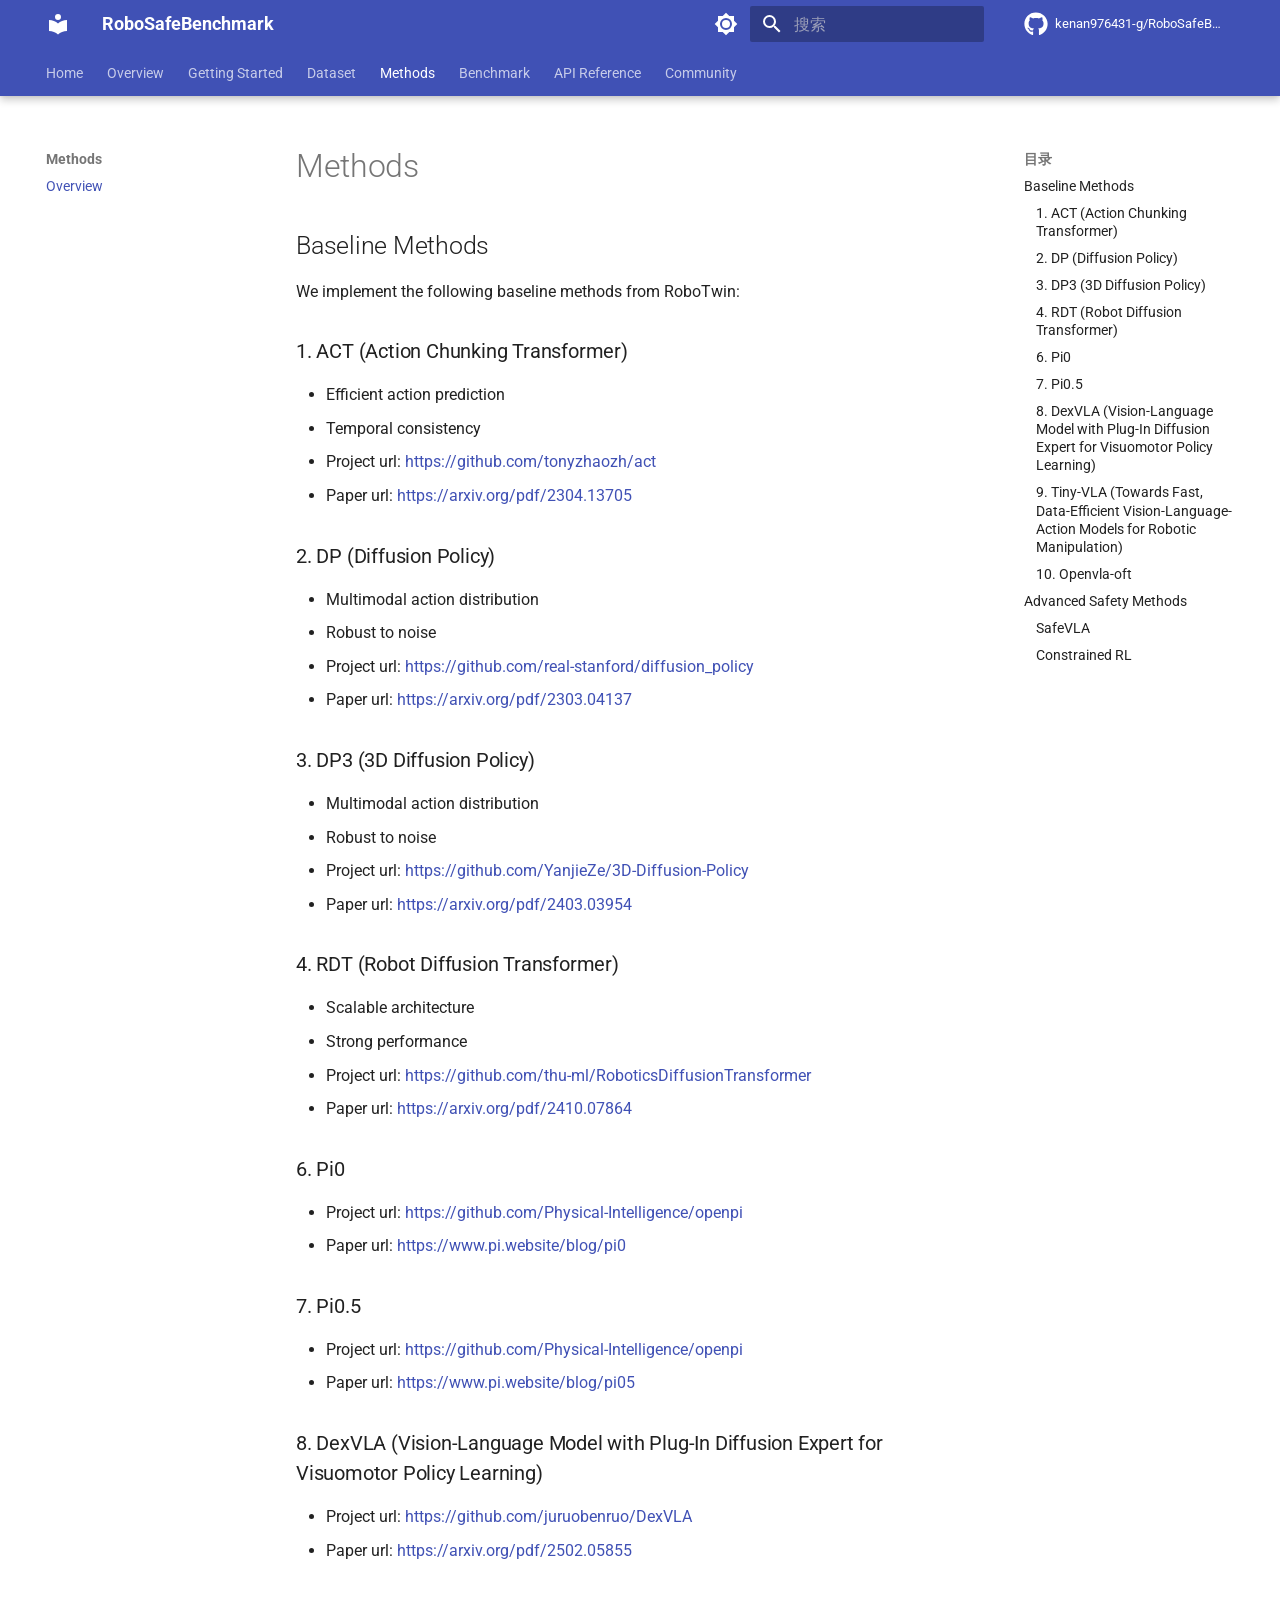
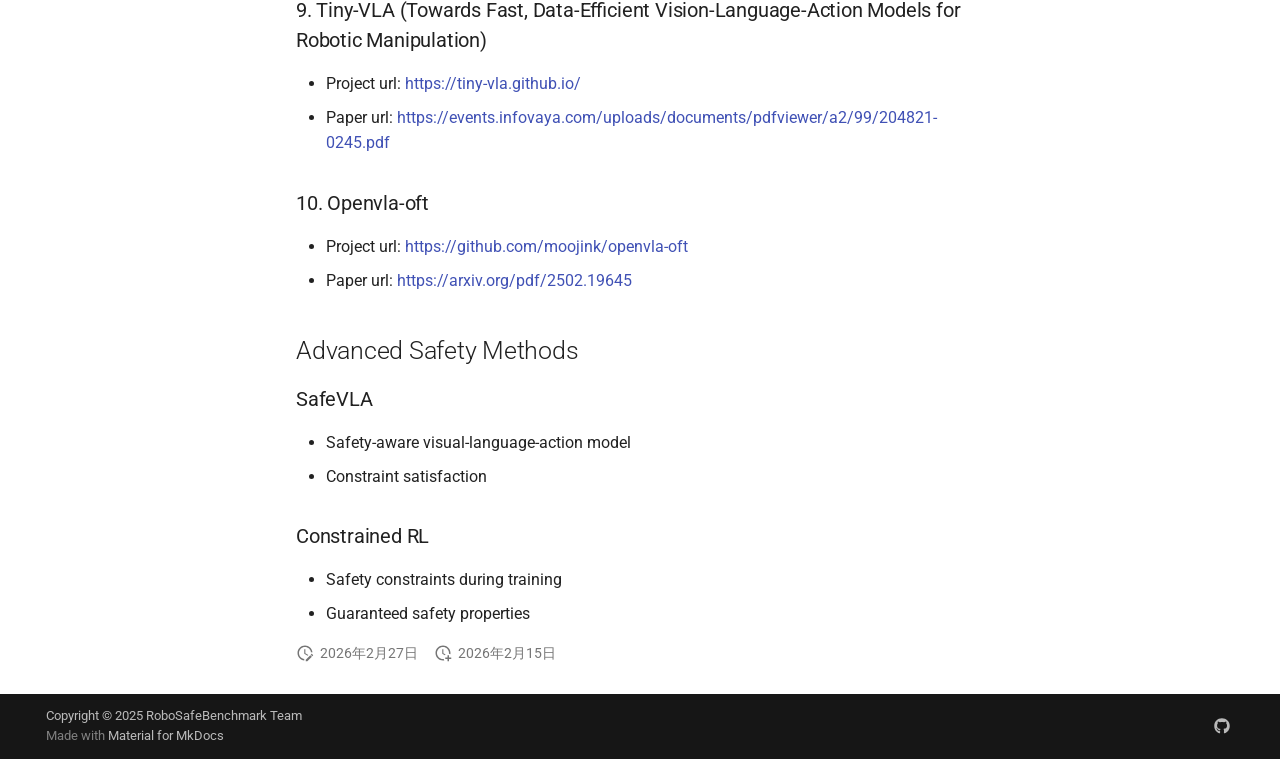
<file: methods/index.html>
<!doctype html><html lang=zh class=no-js> <head><meta charset=utf-8><meta name=viewport content="width=device-width,initial-scale=1"><meta name=description content="A comprehensive benchmark for robotic safety evaluation"><meta name=author content="RoboSafeBenchmark Team"><link href=https://kenan976431-g.github.io/RoboSafeBenchmark/methods/ rel=canonical><link href=../dataset/ rel=prev><link href=../benchmark/results/ rel=next><link rel=icon href=../assets/images/favicon.png><meta name=generator content="mkdocs-1.6.1, mkdocs-material-9.7.3"><title>Overview - RoboSafeBenchmark</title><link rel=stylesheet href=../assets/stylesheets/main.484c7ddc.min.css><link rel=stylesheet href=../assets/stylesheets/palette.ab4e12ef.min.css><link rel=preconnect href=https://fonts.gstatic.com crossorigin><link rel=stylesheet href="https://fonts.googleapis.com/css?family=Roboto:300,300i,400,400i,700,700i%7CRoboto+Mono:400,400i,700,700i&display=fallback"><style>:root{--md-text-font:"Roboto";--md-code-font:"Roboto Mono"}</style><script>__md_scope=new URL("..",location),__md_hash=e=>[...e].reduce(((e,_)=>(e<<5)-e+_.charCodeAt(0)),0),__md_get=(e,_=localStorage,t=__md_scope)=>JSON.parse(_.getItem(t.pathname+"."+e)),__md_set=(e,_,t=localStorage,a=__md_scope)=>{try{t.setItem(a.pathname+"."+e,JSON.stringify(_))}catch(e){}}</script></head> <body dir=ltr data-md-color-scheme=default data-md-color-primary=indigo data-md-color-accent=indigo> <input class=md-toggle data-md-toggle=drawer type=checkbox id=__drawer autocomplete=off> <input class=md-toggle data-md-toggle=search type=checkbox id=__search autocomplete=off> <label class=md-overlay for=__drawer></label> <div data-md-component=skip> <a href=#methods class=md-skip> 跳转至 </a> </div> <div data-md-component=announce> </div> <header class="md-header md-header--shadow md-header--lifted" data-md-component=header> <nav class="md-header__inner md-grid" aria-label=页眉> <a href=.. title=RoboSafeBenchmark class="md-header__button md-logo" aria-label=RoboSafeBenchmark data-md-component=logo> <svg xmlns=http://www.w3.org/2000/svg viewbox="0 0 24 24"><path d="M12 8a3 3 0 0 0 3-3 3 3 0 0 0-3-3 3 3 0 0 0-3 3 3 3 0 0 0 3 3m0 3.54C9.64 9.35 6.5 8 3 8v11c3.5 0 6.64 1.35 9 3.54 2.36-2.19 5.5-3.54 9-3.54V8c-3.5 0-6.64 1.35-9 3.54"/></svg> </a> <label class="md-header__button md-icon" for=__drawer> <svg xmlns=http://www.w3.org/2000/svg viewbox="0 0 24 24"><path d="M3 6h18v2H3zm0 5h18v2H3zm0 5h18v2H3z"/></svg> </label> <div class=md-header__title data-md-component=header-title> <div class=md-header__ellipsis> <div class=md-header__topic> <span class=md-ellipsis> RoboSafeBenchmark </span> </div> <div class=md-header__topic data-md-component=header-topic> <span class=md-ellipsis> Overview </span> </div> </div> </div> <form class=md-header__option data-md-component=palette> <input class=md-option data-md-color-media data-md-color-scheme=default data-md-color-primary=indigo data-md-color-accent=indigo aria-label="Switch to dark mode" type=radio name=__palette id=__palette_0> <label class="md-header__button md-icon" title="Switch to dark mode" for=__palette_1 hidden> <svg xmlns=http://www.w3.org/2000/svg viewbox="0 0 24 24"><path d="M12 8a4 4 0 0 0-4 4 4 4 0 0 0 4 4 4 4 0 0 0 4-4 4 4 0 0 0-4-4m0 10a6 6 0 0 1-6-6 6 6 0 0 1 6-6 6 6 0 0 1 6 6 6 6 0 0 1-6 6m8-9.31V4h-4.69L12 .69 8.69 4H4v4.69L.69 12 4 15.31V20h4.69L12 23.31 15.31 20H20v-4.69L23.31 12z"/></svg> </label> <input class=md-option data-md-color-media data-md-color-scheme=slate data-md-color-primary=indigo data-md-color-accent=indigo aria-label="Switch to light mode" type=radio name=__palette id=__palette_1> <label class="md-header__button md-icon" title="Switch to light mode" for=__palette_0 hidden> <svg xmlns=http://www.w3.org/2000/svg viewbox="0 0 24 24"><path d="M12 18c-.89 0-1.74-.2-2.5-.55C11.56 16.5 13 14.42 13 12s-1.44-4.5-3.5-5.45C10.26 6.2 11.11 6 12 6a6 6 0 0 1 6 6 6 6 0 0 1-6 6m8-9.31V4h-4.69L12 .69 8.69 4H4v4.69L.69 12 4 15.31V20h4.69L12 23.31 15.31 20H20v-4.69L23.31 12z"/></svg> </label> </form> <script>var palette=__md_get("__palette");if(palette&&palette.color){if("(prefers-color-scheme)"===palette.color.media){var media=matchMedia("(prefers-color-scheme: light)"),input=document.querySelector(media.matches?"[data-md-color-media='(prefers-color-scheme: light)']":"[data-md-color-media='(prefers-color-scheme: dark)']");palette.color.media=input.getAttribute("data-md-color-media"),palette.color.scheme=input.getAttribute("data-md-color-scheme"),palette.color.primary=input.getAttribute("data-md-color-primary"),palette.color.accent=input.getAttribute("data-md-color-accent")}for(var[key,value]of Object.entries(palette.color))document.body.setAttribute("data-md-color-"+key,value)}</script> <label class="md-header__button md-icon" for=__search> <svg xmlns=http://www.w3.org/2000/svg viewbox="0 0 24 24"><path d="M9.5 3A6.5 6.5 0 0 1 16 9.5c0 1.61-.59 3.09-1.56 4.23l.27.27h.79l5 5-1.5 1.5-5-5v-.79l-.27-.27A6.52 6.52 0 0 1 9.5 16 6.5 6.5 0 0 1 3 9.5 6.5 6.5 0 0 1 9.5 3m0 2C7 5 5 7 5 9.5S7 14 9.5 14 14 12 14 9.5 12 5 9.5 5"/></svg> </label> <div class=md-search data-md-component=search role=dialog> <label class=md-search__overlay for=__search></label> <div class=md-search__inner role=search> <form class=md-search__form name=search> <input type=text class=md-search__input name=query aria-label=搜索 placeholder=搜索 autocapitalize=off autocorrect=off autocomplete=off spellcheck=false data-md-component=search-query required> <label class="md-search__icon md-icon" for=__search> <svg xmlns=http://www.w3.org/2000/svg viewbox="0 0 24 24"><path d="M9.5 3A6.5 6.5 0 0 1 16 9.5c0 1.61-.59 3.09-1.56 4.23l.27.27h.79l5 5-1.5 1.5-5-5v-.79l-.27-.27A6.52 6.52 0 0 1 9.5 16 6.5 6.5 0 0 1 3 9.5 6.5 6.5 0 0 1 9.5 3m0 2C7 5 5 7 5 9.5S7 14 9.5 14 14 12 14 9.5 12 5 9.5 5"/></svg> <svg xmlns=http://www.w3.org/2000/svg viewbox="0 0 24 24"><path d="M20 11v2H8l5.5 5.5-1.42 1.42L4.16 12l7.92-7.92L13.5 5.5 8 11z"/></svg> </label> <nav class=md-search__options aria-label=查找> <button type=reset class="md-search__icon md-icon" title=清空当前内容 aria-label=清空当前内容 tabindex=-1> <svg xmlns=http://www.w3.org/2000/svg viewbox="0 0 24 24"><path d="M19 6.41 17.59 5 12 10.59 6.41 5 5 6.41 10.59 12 5 17.59 6.41 19 12 13.41 17.59 19 19 17.59 13.41 12z"/></svg> </button> </nav> <div class=md-search__suggest data-md-component=search-suggest></div> </form> <div class=md-search__output> <div class=md-search__scrollwrap tabindex=0 data-md-scrollfix> <div class=md-search-result data-md-component=search-result> <div class=md-search-result__meta> 正在初始化搜索引擎 </div> <ol class=md-search-result__list role=presentation></ol> </div> </div> </div> </div> </div> <div class=md-header__source> <a href=https://github.com/kenan976431-g/RoboSafeBenchmark title=前往仓库 class=md-source data-md-component=source> <div class="md-source__icon md-icon"> <svg xmlns=http://www.w3.org/2000/svg viewbox="0 0 512 512"><!-- Font Awesome Free 7.1.0 by @fontawesome - https://fontawesome.com License - https://fontawesome.com/license/free (Icons: CC BY 4.0, Fonts: SIL OFL 1.1, Code: MIT License) Copyright 2025 Fonticons, Inc.--><path d="M173.9 397.4c0 2-2.3 3.6-5.2 3.6-3.3.3-5.6-1.3-5.6-3.6 0-2 2.3-3.6 5.2-3.6 3-.3 5.6 1.3 5.6 3.6m-31.1-4.5c-.7 2 1.3 4.3 4.3 4.9 2.6 1 5.6 0 6.2-2s-1.3-4.3-4.3-5.2c-2.6-.7-5.5.3-6.2 2.3m44.2-1.7c-2.9.7-4.9 2.6-4.6 4.9.3 2 2.9 3.3 5.9 2.6 2.9-.7 4.9-2.6 4.6-4.6-.3-1.9-3-3.2-5.9-2.9M252.8 8C114.1 8 8 113.3 8 252c0 110.9 69.8 205.8 169.5 239.2 12.8 2.3 17.3-5.6 17.3-12.1 0-6.2-.3-40.4-.3-61.4 0 0-70 15-84.7-29.8 0 0-11.4-29.1-27.8-36.6 0 0-22.9-15.7 1.6-15.4 0 0 24.9 2 38.6 25.8 21.9 38.6 58.6 27.5 72.9 20.9 2.3-16 8.8-27.1 16-33.7-55.9-6.2-112.3-14.3-112.3-110.5 0-27.5 7.6-41.3 23.6-58.9-2.6-6.5-11.1-33.3 2.6-67.9 20.9-6.5 69 27 69 27 20-5.6 41.5-8.5 62.8-8.5s42.8 2.9 62.8 8.5c0 0 48.1-33.6 69-27 13.7 34.7 5.2 61.4 2.6 67.9 16 17.7 25.8 31.5 25.8 58.9 0 96.5-58.9 104.2-114.8 110.5 9.2 7.9 17 22.9 17 46.4 0 33.7-.3 75.4-.3 83.6 0 6.5 4.6 14.4 17.3 12.1C436.2 457.8 504 362.9 504 252 504 113.3 391.5 8 252.8 8M105.2 352.9c-1.3 1-1 3.3.7 5.2 1.6 1.6 3.9 2.3 5.2 1 1.3-1 1-3.3-.7-5.2-1.6-1.6-3.9-2.3-5.2-1m-10.8-8.1c-.7 1.3.3 2.9 2.3 3.9 1.6 1 3.6.7 4.3-.7.7-1.3-.3-2.9-2.3-3.9-2-.6-3.6-.3-4.3.7m32.4 35.6c-1.6 1.3-1 4.3 1.3 6.2 2.3 2.3 5.2 2.6 6.5 1 1.3-1.3.7-4.3-1.3-6.2-2.2-2.3-5.2-2.6-6.5-1m-11.4-14.7c-1.6 1-1.6 3.6 0 5.9s4.3 3.3 5.6 2.3c1.6-1.3 1.6-3.9 0-6.2-1.4-2.3-4-3.3-5.6-2"/></svg> </div> <div class=md-source__repository> kenan976431-g/RoboSafeBenchmark </div> </a> </div> </nav> <nav class=md-tabs aria-label=标签 data-md-component=tabs> <div class=md-grid> <ul class=md-tabs__list> <li class=md-tabs__item> <a href=.. class=md-tabs__link> Home </a> </li> <li class=md-tabs__item> <a href=../main/overview/ class=md-tabs__link> Overview </a> </li> <li class=md-tabs__item> <a href=../usage/installation/ class=md-tabs__link> Getting Started </a> </li> <li class=md-tabs__item> <a href=../dataset/ class=md-tabs__link> Dataset </a> </li> <li class="md-tabs__item md-tabs__item--active"> <a href=./ class=md-tabs__link> Methods </a> </li> <li class=md-tabs__item> <a href=../benchmark/results/ class=md-tabs__link> Benchmark </a> </li> <li class=md-tabs__item> <a href=../api/core/ class=md-tabs__link> API Reference </a> </li> <li class=md-tabs__item> <a href=../community/contributing/ class=md-tabs__link> Community </a> </li> </ul> </div> </nav> </header> <div class=md-container data-md-component=container> <main class=md-main data-md-component=main> <div class="md-main__inner md-grid"> <div class="md-sidebar md-sidebar--primary" data-md-component=sidebar data-md-type=navigation> <div class=md-sidebar__scrollwrap> <div class=md-sidebar__inner> <nav class="md-nav md-nav--primary md-nav--lifted" aria-label=导航栏 data-md-level=0> <label class=md-nav__title for=__drawer> <a href=.. title=RoboSafeBenchmark class="md-nav__button md-logo" aria-label=RoboSafeBenchmark data-md-component=logo> <svg xmlns=http://www.w3.org/2000/svg viewbox="0 0 24 24"><path d="M12 8a3 3 0 0 0 3-3 3 3 0 0 0-3-3 3 3 0 0 0-3 3 3 3 0 0 0 3 3m0 3.54C9.64 9.35 6.5 8 3 8v11c3.5 0 6.64 1.35 9 3.54 2.36-2.19 5.5-3.54 9-3.54V8c-3.5 0-6.64 1.35-9 3.54"/></svg> </a> RoboSafeBenchmark </label> <div class=md-nav__source> <a href=https://github.com/kenan976431-g/RoboSafeBenchmark title=前往仓库 class=md-source data-md-component=source> <div class="md-source__icon md-icon"> <svg xmlns=http://www.w3.org/2000/svg viewbox="0 0 512 512"><!-- Font Awesome Free 7.1.0 by @fontawesome - https://fontawesome.com License - https://fontawesome.com/license/free (Icons: CC BY 4.0, Fonts: SIL OFL 1.1, Code: MIT License) Copyright 2025 Fonticons, Inc.--><path d="M173.9 397.4c0 2-2.3 3.6-5.2 3.6-3.3.3-5.6-1.3-5.6-3.6 0-2 2.3-3.6 5.2-3.6 3-.3 5.6 1.3 5.6 3.6m-31.1-4.5c-.7 2 1.3 4.3 4.3 4.9 2.6 1 5.6 0 6.2-2s-1.3-4.3-4.3-5.2c-2.6-.7-5.5.3-6.2 2.3m44.2-1.7c-2.9.7-4.9 2.6-4.6 4.9.3 2 2.9 3.3 5.9 2.6 2.9-.7 4.9-2.6 4.6-4.6-.3-1.9-3-3.2-5.9-2.9M252.8 8C114.1 8 8 113.3 8 252c0 110.9 69.8 205.8 169.5 239.2 12.8 2.3 17.3-5.6 17.3-12.1 0-6.2-.3-40.4-.3-61.4 0 0-70 15-84.7-29.8 0 0-11.4-29.1-27.8-36.6 0 0-22.9-15.7 1.6-15.4 0 0 24.9 2 38.6 25.8 21.9 38.6 58.6 27.5 72.9 20.9 2.3-16 8.8-27.1 16-33.7-55.9-6.2-112.3-14.3-112.3-110.5 0-27.5 7.6-41.3 23.6-58.9-2.6-6.5-11.1-33.3 2.6-67.9 20.9-6.5 69 27 69 27 20-5.6 41.5-8.5 62.8-8.5s42.8 2.9 62.8 8.5c0 0 48.1-33.6 69-27 13.7 34.7 5.2 61.4 2.6 67.9 16 17.7 25.8 31.5 25.8 58.9 0 96.5-58.9 104.2-114.8 110.5 9.2 7.9 17 22.9 17 46.4 0 33.7-.3 75.4-.3 83.6 0 6.5 4.6 14.4 17.3 12.1C436.2 457.8 504 362.9 504 252 504 113.3 391.5 8 252.8 8M105.2 352.9c-1.3 1-1 3.3.7 5.2 1.6 1.6 3.9 2.3 5.2 1 1.3-1 1-3.3-.7-5.2-1.6-1.6-3.9-2.3-5.2-1m-10.8-8.1c-.7 1.3.3 2.9 2.3 3.9 1.6 1 3.6.7 4.3-.7.7-1.3-.3-2.9-2.3-3.9-2-.6-3.6-.3-4.3.7m32.4 35.6c-1.6 1.3-1 4.3 1.3 6.2 2.3 2.3 5.2 2.6 6.5 1 1.3-1.3.7-4.3-1.3-6.2-2.2-2.3-5.2-2.6-6.5-1m-11.4-14.7c-1.6 1-1.6 3.6 0 5.9s4.3 3.3 5.6 2.3c1.6-1.3 1.6-3.9 0-6.2-1.4-2.3-4-3.3-5.6-2"/></svg> </div> <div class=md-source__repository> kenan976431-g/RoboSafeBenchmark </div> </a> </div> <ul class=md-nav__list data-md-scrollfix> <li class=md-nav__item> <a href=.. class=md-nav__link> <span class=md-ellipsis> Home </span> </a> </li> <li class="md-nav__item md-nav__item--nested"> <input class="md-nav__toggle md-toggle md-toggle--indeterminate" type=checkbox id=__nav_2> <label class=md-nav__link for=__nav_2 id=__nav_2_label tabindex=0> <span class=md-ellipsis> Overview </span> <span class="md-nav__icon md-icon"></span> </label> <nav class=md-nav data-md-level=1 aria-labelledby=__nav_2_label aria-expanded=false> <label class=md-nav__title for=__nav_2> <span class="md-nav__icon md-icon"></span> Overview </label> <ul class=md-nav__list data-md-scrollfix> <li class=md-nav__item> <a href=../main/overview/ class=md-nav__link> <span class=md-ellipsis> Introduction </span> </a> </li> <li class=md-nav__item> <a href=../main/contributions.md class=md-nav__link> <span class=md-ellipsis> Contributions </span> </a> </li> </ul> </nav> </li> <li class="md-nav__item md-nav__item--nested"> <input class="md-nav__toggle md-toggle md-toggle--indeterminate" type=checkbox id=__nav_3> <label class=md-nav__link for=__nav_3 id=__nav_3_label tabindex=0> <span class=md-ellipsis> Getting Started </span> <span class="md-nav__icon md-icon"></span> </label> <nav class=md-nav data-md-level=1 aria-labelledby=__nav_3_label aria-expanded=false> <label class=md-nav__title for=__nav_3> <span class="md-nav__icon md-icon"></span> Getting Started </label> <ul class=md-nav__list data-md-scrollfix> <li class=md-nav__item> <a href=../usage/installation/ class=md-nav__link> <span class=md-ellipsis> Installation </span> </a> </li> <li class=md-nav__item> <a href=../usage/quickstart/ class=md-nav__link> <span class=md-ellipsis> Quick Start </span> </a> </li> </ul> </nav> </li> <li class="md-nav__item md-nav__item--nested"> <input class="md-nav__toggle md-toggle md-toggle--indeterminate" type=checkbox id=__nav_4> <label class=md-nav__link for=__nav_4 id=__nav_4_label tabindex=0> <span class=md-ellipsis> Dataset </span> <span class="md-nav__icon md-icon"></span> </label> <nav class=md-nav data-md-level=1 aria-labelledby=__nav_4_label aria-expanded=false> <label class=md-nav__title for=__nav_4> <span class="md-nav__icon md-icon"></span> Dataset </label> <ul class=md-nav__list data-md-scrollfix> <li class=md-nav__item> <a href=../dataset/ class=md-nav__link> <span class=md-ellipsis> Overview </span> </a> </li> </ul> </nav> </li> <li class="md-nav__item md-nav__item--active md-nav__item--section md-nav__item--nested"> <input class="md-nav__toggle md-toggle " type=checkbox id=__nav_5 checked> <label class=md-nav__link for=__nav_5 id=__nav_5_label tabindex> <span class=md-ellipsis> Methods </span> <span class="md-nav__icon md-icon"></span> </label> <nav class=md-nav data-md-level=1 aria-labelledby=__nav_5_label aria-expanded=true> <label class=md-nav__title for=__nav_5> <span class="md-nav__icon md-icon"></span> Methods </label> <ul class=md-nav__list data-md-scrollfix> <li class="md-nav__item md-nav__item--active"> <input class="md-nav__toggle md-toggle" type=checkbox id=__toc> <label class="md-nav__link md-nav__link--active" for=__toc> <span class=md-ellipsis> Overview </span> <span class="md-nav__icon md-icon"></span> </label> <a href=./ class="md-nav__link md-nav__link--active"> <span class=md-ellipsis> Overview </span> </a> <nav class="md-nav md-nav--secondary" aria-label=目录> <label class=md-nav__title for=__toc> <span class="md-nav__icon md-icon"></span> 目录 </label> <ul class=md-nav__list data-md-component=toc data-md-scrollfix> <li class=md-nav__item> <a href=#baseline-methods class=md-nav__link> <span class=md-ellipsis> Baseline Methods </span> </a> <nav class=md-nav aria-label="Baseline Methods"> <ul class=md-nav__list> <li class=md-nav__item> <a href=#1-act-action-chunking-transformer class=md-nav__link> <span class=md-ellipsis> 1. ACT (Action Chunking Transformer) </span> </a> </li> <li class=md-nav__item> <a href=#2-dp-diffusion-policy class=md-nav__link> <span class=md-ellipsis> 2. DP (Diffusion Policy) </span> </a> </li> <li class=md-nav__item> <a href=#3-dp3-3d-diffusion-policy class=md-nav__link> <span class=md-ellipsis> 3. DP3 (3D Diffusion Policy) </span> </a> </li> <li class=md-nav__item> <a href=#4-rdt-robot-diffusion-transformer class=md-nav__link> <span class=md-ellipsis> 4. RDT (Robot Diffusion Transformer) </span> </a> </li> <li class=md-nav__item> <a href=#6-pi0 class=md-nav__link> <span class=md-ellipsis> 6. Pi0 </span> </a> </li> <li class=md-nav__item> <a href=#7-pi05 class=md-nav__link> <span class=md-ellipsis> 7. Pi0.5 </span> </a> </li> <li class=md-nav__item> <a href=#8-dexvla-vision-language-model-with-plug-in-diffusion-expert-for-visuomotor-policy-learning class=md-nav__link> <span class=md-ellipsis> 8. DexVLA (Vision-Language Model with Plug-In Diffusion Expert for Visuomotor Policy Learning) </span> </a> </li> <li class=md-nav__item> <a href=#9-tiny-vla-towards-fast-data-efficient-vision-language-action-models-for-robotic-manipulation class=md-nav__link> <span class=md-ellipsis> 9. Tiny-VLA (Towards Fast, Data-Efficient Vision-Language-Action Models for Robotic Manipulation) </span> </a> </li> <li class=md-nav__item> <a href=#10-openvla-oft class=md-nav__link> <span class=md-ellipsis> 10. Openvla-oft </span> </a> </li> </ul> </nav> </li> <li class=md-nav__item> <a href=#advanced-safety-methods class=md-nav__link> <span class=md-ellipsis> Advanced Safety Methods </span> </a> <nav class=md-nav aria-label="Advanced Safety Methods"> <ul class=md-nav__list> <li class=md-nav__item> <a href=#safevla class=md-nav__link> <span class=md-ellipsis> SafeVLA </span> </a> </li> <li class=md-nav__item> <a href=#constrained-rl class=md-nav__link> <span class=md-ellipsis> Constrained RL </span> </a> </li> </ul> </nav> </li> </ul> </nav> </li> </ul> </nav> </li> <li class="md-nav__item md-nav__item--nested"> <input class="md-nav__toggle md-toggle md-toggle--indeterminate" type=checkbox id=__nav_6> <label class=md-nav__link for=__nav_6 id=__nav_6_label tabindex=0> <span class=md-ellipsis> Benchmark </span> <span class="md-nav__icon md-icon"></span> </label> <nav class=md-nav data-md-level=1 aria-labelledby=__nav_6_label aria-expanded=false> <label class=md-nav__title for=__nav_6> <span class="md-nav__icon md-icon"></span> Benchmark </label> <ul class=md-nav__list data-md-scrollfix> <li class=md-nav__item> <a href=../benchmark/results/ class=md-nav__link> <span class=md-ellipsis> Results </span> </a> </li> </ul> </nav> </li> <li class="md-nav__item md-nav__item--nested"> <input class="md-nav__toggle md-toggle md-toggle--indeterminate" type=checkbox id=__nav_7> <label class=md-nav__link for=__nav_7 id=__nav_7_label tabindex=0> <span class=md-ellipsis> API Reference </span> <span class="md-nav__icon md-icon"></span> </label> <nav class=md-nav data-md-level=1 aria-labelledby=__nav_7_label aria-expanded=false> <label class=md-nav__title for=__nav_7> <span class="md-nav__icon md-icon"></span> API Reference </label> <ul class=md-nav__list data-md-scrollfix> <li class=md-nav__item> <a href=../api/core/ class=md-nav__link> <span class=md-ellipsis> Core API </span> </a> </li> </ul> </nav> </li> <li class="md-nav__item md-nav__item--nested"> <input class="md-nav__toggle md-toggle md-toggle--indeterminate" type=checkbox id=__nav_8> <label class=md-nav__link for=__nav_8 id=__nav_8_label tabindex=0> <span class=md-ellipsis> Community </span> <span class="md-nav__icon md-icon"></span> </label> <nav class=md-nav data-md-level=1 aria-labelledby=__nav_8_label aria-expanded=false> <label class=md-nav__title for=__nav_8> <span class="md-nav__icon md-icon"></span> Community </label> <ul class=md-nav__list data-md-scrollfix> <li class=md-nav__item> <a href=../community/contributing/ class=md-nav__link> <span class=md-ellipsis> Contributing </span> </a> </li> </ul> </nav> </li> </ul> </nav> </div> </div> </div> <div class="md-sidebar md-sidebar--secondary" data-md-component=sidebar data-md-type=toc> <div class=md-sidebar__scrollwrap> <div class=md-sidebar__inner> <nav class="md-nav md-nav--secondary" aria-label=目录> <label class=md-nav__title for=__toc> <span class="md-nav__icon md-icon"></span> 目录 </label> <ul class=md-nav__list data-md-component=toc data-md-scrollfix> <li class=md-nav__item> <a href=#baseline-methods class=md-nav__link> <span class=md-ellipsis> Baseline Methods </span> </a> <nav class=md-nav aria-label="Baseline Methods"> <ul class=md-nav__list> <li class=md-nav__item> <a href=#1-act-action-chunking-transformer class=md-nav__link> <span class=md-ellipsis> 1. ACT (Action Chunking Transformer) </span> </a> </li> <li class=md-nav__item> <a href=#2-dp-diffusion-policy class=md-nav__link> <span class=md-ellipsis> 2. DP (Diffusion Policy) </span> </a> </li> <li class=md-nav__item> <a href=#3-dp3-3d-diffusion-policy class=md-nav__link> <span class=md-ellipsis> 3. DP3 (3D Diffusion Policy) </span> </a> </li> <li class=md-nav__item> <a href=#4-rdt-robot-diffusion-transformer class=md-nav__link> <span class=md-ellipsis> 4. RDT (Robot Diffusion Transformer) </span> </a> </li> <li class=md-nav__item> <a href=#6-pi0 class=md-nav__link> <span class=md-ellipsis> 6. Pi0 </span> </a> </li> <li class=md-nav__item> <a href=#7-pi05 class=md-nav__link> <span class=md-ellipsis> 7. Pi0.5 </span> </a> </li> <li class=md-nav__item> <a href=#8-dexvla-vision-language-model-with-plug-in-diffusion-expert-for-visuomotor-policy-learning class=md-nav__link> <span class=md-ellipsis> 8. DexVLA (Vision-Language Model with Plug-In Diffusion Expert for Visuomotor Policy Learning) </span> </a> </li> <li class=md-nav__item> <a href=#9-tiny-vla-towards-fast-data-efficient-vision-language-action-models-for-robotic-manipulation class=md-nav__link> <span class=md-ellipsis> 9. Tiny-VLA (Towards Fast, Data-Efficient Vision-Language-Action Models for Robotic Manipulation) </span> </a> </li> <li class=md-nav__item> <a href=#10-openvla-oft class=md-nav__link> <span class=md-ellipsis> 10. Openvla-oft </span> </a> </li> </ul> </nav> </li> <li class=md-nav__item> <a href=#advanced-safety-methods class=md-nav__link> <span class=md-ellipsis> Advanced Safety Methods </span> </a> <nav class=md-nav aria-label="Advanced Safety Methods"> <ul class=md-nav__list> <li class=md-nav__item> <a href=#safevla class=md-nav__link> <span class=md-ellipsis> SafeVLA </span> </a> </li> <li class=md-nav__item> <a href=#constrained-rl class=md-nav__link> <span class=md-ellipsis> Constrained RL </span> </a> </li> </ul> </nav> </li> </ul> </nav> </div> </div> </div> <div class=md-content data-md-component=content> <article class="md-content__inner md-typeset"> <h1 id=methods>Methods<a class=headerlink href=#methods title="Permanent link">&para;</a></h1> <h2 id=baseline-methods>Baseline Methods<a class=headerlink href=#baseline-methods title="Permanent link">&para;</a></h2> <p>We implement the following baseline methods from RoboTwin:</p> <h3 id=1-act-action-chunking-transformer>1. ACT (Action Chunking Transformer)<a class=headerlink href=#1-act-action-chunking-transformer title="Permanent link">&para;</a></h3> <ul> <li>Efficient action prediction</li> <li>Temporal consistency</li> <li>Project url: <a href=https://github.com/tonyzhaozh/act>https://github.com/tonyzhaozh/act</a></li> <li>Paper url: <a href=https://arxiv.org/pdf/2304.13705>https://arxiv.org/pdf/2304.13705</a></li> </ul> <h3 id=2-dp-diffusion-policy>2. DP (Diffusion Policy)<a class=headerlink href=#2-dp-diffusion-policy title="Permanent link">&para;</a></h3> <ul> <li>Multimodal action distribution</li> <li>Robust to noise</li> <li>Project url: <a href=https://github.com/real-stanford/diffusion_policy>https://github.com/real-stanford/diffusion_policy</a></li> <li>Paper url: <a href=https://arxiv.org/pdf/2303.04137>https://arxiv.org/pdf/2303.04137</a></li> </ul> <h3 id=3-dp3-3d-diffusion-policy>3. DP3 (3D Diffusion Policy)<a class=headerlink href=#3-dp3-3d-diffusion-policy title="Permanent link">&para;</a></h3> <ul> <li>Multimodal action distribution</li> <li>Robust to noise</li> <li>Project url: <a href=https://github.com/YanjieZe/3D-Diffusion-Policy>https://github.com/YanjieZe/3D-Diffusion-Policy</a></li> <li>Paper url: <a href=https://arxiv.org/pdf/2403.03954>https://arxiv.org/pdf/2403.03954</a></li> </ul> <h3 id=4-rdt-robot-diffusion-transformer>4. RDT (Robot Diffusion Transformer)<a class=headerlink href=#4-rdt-robot-diffusion-transformer title="Permanent link">&para;</a></h3> <ul> <li>Scalable architecture</li> <li>Strong performance</li> <li>Project url: <a href=https://github.com/thu-ml/RoboticsDiffusionTransformer>https://github.com/thu-ml/RoboticsDiffusionTransformer</a></li> <li>Paper url: <a href=https://arxiv.org/pdf/2410.07864>https://arxiv.org/pdf/2410.07864</a></li> </ul> <h3 id=6-pi0>6. Pi0<a class=headerlink href=#6-pi0 title="Permanent link">&para;</a></h3> <ul> <li>Project url: <a href=https://github.com/Physical-Intelligence/openpi>https://github.com/Physical-Intelligence/openpi</a></li> <li>Paper url: <a href=https://www.pi.website/blog/pi0>https://www.pi.website/blog/pi0</a></li> </ul> <h3 id=7-pi05>7. Pi0.5<a class=headerlink href=#7-pi05 title="Permanent link">&para;</a></h3> <ul> <li>Project url: <a href=https://github.com/Physical-Intelligence/openpi>https://github.com/Physical-Intelligence/openpi</a></li> <li>Paper url: <a href=https://www.pi.website/blog/pi05>https://www.pi.website/blog/pi05</a></li> </ul> <h3 id=8-dexvla-vision-language-model-with-plug-in-diffusion-expert-for-visuomotor-policy-learning>8. DexVLA (Vision-Language Model with Plug-In Diffusion Expert for Visuomotor Policy Learning)<a class=headerlink href=#8-dexvla-vision-language-model-with-plug-in-diffusion-expert-for-visuomotor-policy-learning title="Permanent link">&para;</a></h3> <ul> <li>Project url: <a href=https://github.com/juruobenruo/DexVLA>https://github.com/juruobenruo/DexVLA</a></li> <li>Paper url: <a href=https://arxiv.org/pdf/2502.05855>https://arxiv.org/pdf/2502.05855</a></li> </ul> <h3 id=9-tiny-vla-towards-fast-data-efficient-vision-language-action-models-for-robotic-manipulation>9. Tiny-VLA (Towards Fast, Data-Efficient Vision-Language-Action Models for Robotic Manipulation)<a class=headerlink href=#9-tiny-vla-towards-fast-data-efficient-vision-language-action-models-for-robotic-manipulation title="Permanent link">&para;</a></h3> <ul> <li>Project url: <a href=https://tiny-vla.github.io/ >https://tiny-vla.github.io/</a></li> <li>Paper url: <a href=https://events.infovaya.com/uploads/documents/pdfviewer/a2/99/204821-0245.pdf>https://events.infovaya.com/uploads/documents/pdfviewer/a2/99/204821-0245.pdf</a></li> </ul> <h3 id=10-openvla-oft>10. Openvla-oft<a class=headerlink href=#10-openvla-oft title="Permanent link">&para;</a></h3> <ul> <li>Project url: <a href=https://github.com/moojink/openvla-oft>https://github.com/moojink/openvla-oft</a></li> <li>Paper url: <a href=https://arxiv.org/pdf/2502.19645>https://arxiv.org/pdf/2502.19645</a></li> </ul> <h2 id=advanced-safety-methods>Advanced Safety Methods<a class=headerlink href=#advanced-safety-methods title="Permanent link">&para;</a></h2> <h3 id=safevla>SafeVLA<a class=headerlink href=#safevla title="Permanent link">&para;</a></h3> <ul> <li>Safety-aware visual-language-action model</li> <li>Constraint satisfaction</li> </ul> <h3 id=constrained-rl>Constrained RL<a class=headerlink href=#constrained-rl title="Permanent link">&para;</a></h3> <ul> <li>Safety constraints during training</li> <li>Guaranteed safety properties</li> </ul> <aside class=md-source-file> <span class=md-source-file__fact> <span class=md-icon title=最后更新> <svg xmlns=http://www.w3.org/2000/svg viewbox="0 0 24 24"><path d="M21 13.1c-.1 0-.3.1-.4.2l-1 1 2.1 2.1 1-1c.2-.2.2-.6 0-.8l-1.3-1.3c-.1-.1-.2-.2-.4-.2m-1.9 1.8-6.1 6V23h2.1l6.1-6.1zM12.5 7v5.2l4 2.4-1 1L11 13V7zM11 21.9c-5.1-.5-9-4.8-9-9.9C2 6.5 6.5 2 12 2c5.3 0 9.6 4.1 10 9.3-.3-.1-.6-.2-1-.2s-.7.1-1 .2C19.6 7.2 16.2 4 12 4c-4.4 0-8 3.6-8 8 0 4.1 3.1 7.5 7.1 7.9l-.1.2z"/></svg> </span> <span class="git-revision-date-localized-plugin git-revision-date-localized-plugin-date" title="2026年2月27日 09:46:46 UTC">2026年2月27日</span> </span> <span class=md-source-file__fact> <span class=md-icon title=创建日期> <svg xmlns=http://www.w3.org/2000/svg viewbox="0 0 24 24"><path d="M14.47 15.08 11 13V7h1.5v5.25l3.08 1.83c-.41.28-.79.62-1.11 1m-1.39 4.84c-.36.05-.71.08-1.08.08-4.42 0-8-3.58-8-8s3.58-8 8-8 8 3.58 8 8c0 .37-.03.72-.08 1.08.69.1 1.33.32 1.92.64.1-.56.16-1.13.16-1.72 0-5.5-4.5-10-10-10S2 6.5 2 12s4.47 10 10 10c.59 0 1.16-.06 1.72-.16-.32-.59-.54-1.23-.64-1.92M18 15v3h-3v2h3v3h2v-3h3v-2h-3v-3z"/></svg> </span> <span class="git-revision-date-localized-plugin git-revision-date-localized-plugin-date" title="2026年2月15日 07:31:58 UTC">2026年2月15日</span> </span> </aside> </article> </div> <script>var target=document.getElementById(location.hash.slice(1));target&&target.name&&(target.checked=target.name.startsWith("__tabbed_"))</script> </div> <button type=button class="md-top md-icon" data-md-component=top hidden> <svg xmlns=http://www.w3.org/2000/svg viewbox="0 0 24 24"><path d="M13 20h-2V8l-5.5 5.5-1.42-1.42L12 4.16l7.92 7.92-1.42 1.42L13 8z"/></svg> 回到页面顶部 </button> </main> <footer class=md-footer> <div class="md-footer-meta md-typeset"> <div class="md-footer-meta__inner md-grid"> <div class=md-copyright> <div class=md-copyright__highlight> Copyright &copy; 2025 RoboSafeBenchmark Team </div> Made with <a href=https://squidfunk.github.io/mkdocs-material/ target=_blank rel=noopener> Material for MkDocs </a> </div> <div class=md-social> <a href=https://github.com/kenan976431-g/RoboSafeBenchmark target=_blank rel=noopener title=github.com class=md-social__link> <svg xmlns=http://www.w3.org/2000/svg viewbox="0 0 512 512"><!-- Font Awesome Free 7.1.0 by @fontawesome - https://fontawesome.com License - https://fontawesome.com/license/free (Icons: CC BY 4.0, Fonts: SIL OFL 1.1, Code: MIT License) Copyright 2025 Fonticons, Inc.--><path d="M173.9 397.4c0 2-2.3 3.6-5.2 3.6-3.3.3-5.6-1.3-5.6-3.6 0-2 2.3-3.6 5.2-3.6 3-.3 5.6 1.3 5.6 3.6m-31.1-4.5c-.7 2 1.3 4.3 4.3 4.9 2.6 1 5.6 0 6.2-2s-1.3-4.3-4.3-5.2c-2.6-.7-5.5.3-6.2 2.3m44.2-1.7c-2.9.7-4.9 2.6-4.6 4.9.3 2 2.9 3.3 5.9 2.6 2.9-.7 4.9-2.6 4.6-4.6-.3-1.9-3-3.2-5.9-2.9M252.8 8C114.1 8 8 113.3 8 252c0 110.9 69.8 205.8 169.5 239.2 12.8 2.3 17.3-5.6 17.3-12.1 0-6.2-.3-40.4-.3-61.4 0 0-70 15-84.7-29.8 0 0-11.4-29.1-27.8-36.6 0 0-22.9-15.7 1.6-15.4 0 0 24.9 2 38.6 25.8 21.9 38.6 58.6 27.5 72.9 20.9 2.3-16 8.8-27.1 16-33.7-55.9-6.2-112.3-14.3-112.3-110.5 0-27.5 7.6-41.3 23.6-58.9-2.6-6.5-11.1-33.3 2.6-67.9 20.9-6.5 69 27 69 27 20-5.6 41.5-8.5 62.8-8.5s42.8 2.9 62.8 8.5c0 0 48.1-33.6 69-27 13.7 34.7 5.2 61.4 2.6 67.9 16 17.7 25.8 31.5 25.8 58.9 0 96.5-58.9 104.2-114.8 110.5 9.2 7.9 17 22.9 17 46.4 0 33.7-.3 75.4-.3 83.6 0 6.5 4.6 14.4 17.3 12.1C436.2 457.8 504 362.9 504 252 504 113.3 391.5 8 252.8 8M105.2 352.9c-1.3 1-1 3.3.7 5.2 1.6 1.6 3.9 2.3 5.2 1 1.3-1 1-3.3-.7-5.2-1.6-1.6-3.9-2.3-5.2-1m-10.8-8.1c-.7 1.3.3 2.9 2.3 3.9 1.6 1 3.6.7 4.3-.7.7-1.3-.3-2.9-2.3-3.9-2-.6-3.6-.3-4.3.7m32.4 35.6c-1.6 1.3-1 4.3 1.3 6.2 2.3 2.3 5.2 2.6 6.5 1 1.3-1.3.7-4.3-1.3-6.2-2.2-2.3-5.2-2.6-6.5-1m-11.4-14.7c-1.6 1-1.6 3.6 0 5.9s4.3 3.3 5.6 2.3c1.6-1.3 1.6-3.9 0-6.2-1.4-2.3-4-3.3-5.6-2"/></svg> </a> </div> </div> </div> </footer> </div> <div class=md-dialog data-md-component=dialog> <div class="md-dialog__inner md-typeset"></div> </div> <script id=__config type=application/json>{"annotate": null, "base": "..", "features": ["navigation.instant", "navigation.tracking", "navigation.tabs", "navigation.tabs.sticky", "navigation.sections", "navigation.expand", "navigation.top", "search.suggest", "search.highlight", "content.code.copy", "content.code.annotate"], "search": "../assets/javascripts/workers/search.2c215733.min.js", "tags": null, "translations": {"clipboard.copied": "\u5df2\u590d\u5236", "clipboard.copy": "\u590d\u5236", "search.result.more.one": "\u5728\u8be5\u9875\u4e0a\u8fd8\u6709 1 \u4e2a\u7b26\u5408\u6761\u4ef6\u7684\u7ed3\u679c", "search.result.more.other": "\u5728\u8be5\u9875\u4e0a\u8fd8\u6709 # \u4e2a\u7b26\u5408\u6761\u4ef6\u7684\u7ed3\u679c", "search.result.none": "\u6ca1\u6709\u627e\u5230\u7b26\u5408\u6761\u4ef6\u7684\u7ed3\u679c", "search.result.one": "\u627e\u5230 1 \u4e2a\u7b26\u5408\u6761\u4ef6\u7684\u7ed3\u679c", "search.result.other": "# \u4e2a\u7b26\u5408\u6761\u4ef6\u7684\u7ed3\u679c", "search.result.placeholder": "\u952e\u5165\u4ee5\u5f00\u59cb\u641c\u7d22", "search.result.term.missing": "\u7f3a\u5c11", "select.version": "\u9009\u62e9\u5f53\u524d\u7248\u672c"}, "version": null}</script> <script src=../assets/javascripts/bundle.79ae519e.min.js></script> </body> </html>
</file>
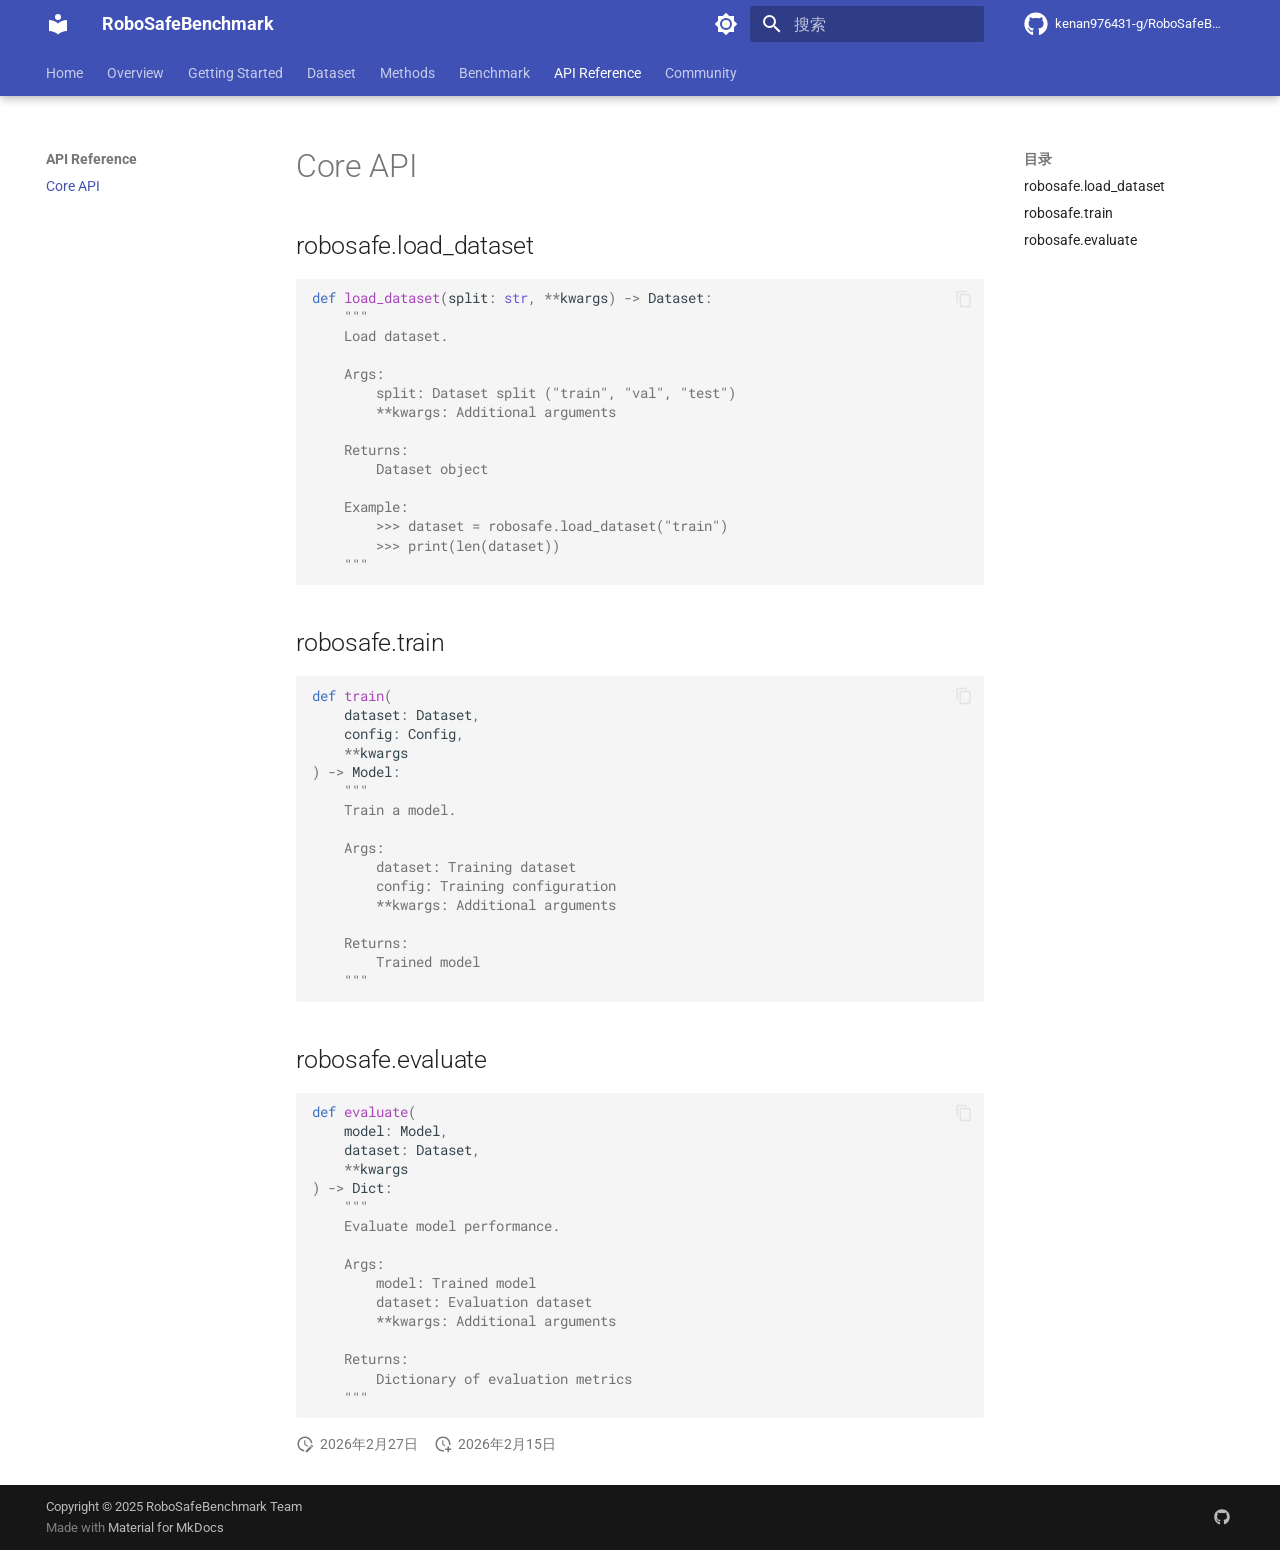
<file: api/core/index.html>
<!doctype html><html lang=zh class=no-js> <head><meta charset=utf-8><meta name=viewport content="width=device-width,initial-scale=1"><meta name=description content="A comprehensive benchmark for robotic safety evaluation"><meta name=author content="RoboSafeBenchmark Team"><link href=https://kenan976431-g.github.io/RoboSafeBenchmark/api/core/ rel=canonical><link href=../../benchmark/results/ rel=prev><link href=../../community/contributing/ rel=next><link rel=icon href=../../assets/images/favicon.png><meta name=generator content="mkdocs-1.6.1, mkdocs-material-9.7.3"><title>Core API - RoboSafeBenchmark</title><link rel=stylesheet href=../../assets/stylesheets/main.484c7ddc.min.css><link rel=stylesheet href=../../assets/stylesheets/palette.ab4e12ef.min.css><link rel=preconnect href=https://fonts.gstatic.com crossorigin><link rel=stylesheet href="https://fonts.googleapis.com/css?family=Roboto:300,300i,400,400i,700,700i%7CRoboto+Mono:400,400i,700,700i&display=fallback"><style>:root{--md-text-font:"Roboto";--md-code-font:"Roboto Mono"}</style><script>__md_scope=new URL("../..",location),__md_hash=e=>[...e].reduce(((e,_)=>(e<<5)-e+_.charCodeAt(0)),0),__md_get=(e,_=localStorage,t=__md_scope)=>JSON.parse(_.getItem(t.pathname+"."+e)),__md_set=(e,_,t=localStorage,a=__md_scope)=>{try{t.setItem(a.pathname+"."+e,JSON.stringify(_))}catch(e){}}</script></head> <body dir=ltr data-md-color-scheme=default data-md-color-primary=indigo data-md-color-accent=indigo> <input class=md-toggle data-md-toggle=drawer type=checkbox id=__drawer autocomplete=off> <input class=md-toggle data-md-toggle=search type=checkbox id=__search autocomplete=off> <label class=md-overlay for=__drawer></label> <div data-md-component=skip> <a href=#core-api class=md-skip> 跳转至 </a> </div> <div data-md-component=announce> </div> <header class="md-header md-header--shadow md-header--lifted" data-md-component=header> <nav class="md-header__inner md-grid" aria-label=页眉> <a href=../.. title=RoboSafeBenchmark class="md-header__button md-logo" aria-label=RoboSafeBenchmark data-md-component=logo> <svg xmlns=http://www.w3.org/2000/svg viewbox="0 0 24 24"><path d="M12 8a3 3 0 0 0 3-3 3 3 0 0 0-3-3 3 3 0 0 0-3 3 3 3 0 0 0 3 3m0 3.54C9.64 9.35 6.5 8 3 8v11c3.5 0 6.64 1.35 9 3.54 2.36-2.19 5.5-3.54 9-3.54V8c-3.5 0-6.64 1.35-9 3.54"/></svg> </a> <label class="md-header__button md-icon" for=__drawer> <svg xmlns=http://www.w3.org/2000/svg viewbox="0 0 24 24"><path d="M3 6h18v2H3zm0 5h18v2H3zm0 5h18v2H3z"/></svg> </label> <div class=md-header__title data-md-component=header-title> <div class=md-header__ellipsis> <div class=md-header__topic> <span class=md-ellipsis> RoboSafeBenchmark </span> </div> <div class=md-header__topic data-md-component=header-topic> <span class=md-ellipsis> Core API </span> </div> </div> </div> <form class=md-header__option data-md-component=palette> <input class=md-option data-md-color-media data-md-color-scheme=default data-md-color-primary=indigo data-md-color-accent=indigo aria-label="Switch to dark mode" type=radio name=__palette id=__palette_0> <label class="md-header__button md-icon" title="Switch to dark mode" for=__palette_1 hidden> <svg xmlns=http://www.w3.org/2000/svg viewbox="0 0 24 24"><path d="M12 8a4 4 0 0 0-4 4 4 4 0 0 0 4 4 4 4 0 0 0 4-4 4 4 0 0 0-4-4m0 10a6 6 0 0 1-6-6 6 6 0 0 1 6-6 6 6 0 0 1 6 6 6 6 0 0 1-6 6m8-9.31V4h-4.69L12 .69 8.69 4H4v4.69L.69 12 4 15.31V20h4.69L12 23.31 15.31 20H20v-4.69L23.31 12z"/></svg> </label> <input class=md-option data-md-color-media data-md-color-scheme=slate data-md-color-primary=indigo data-md-color-accent=indigo aria-label="Switch to light mode" type=radio name=__palette id=__palette_1> <label class="md-header__button md-icon" title="Switch to light mode" for=__palette_0 hidden> <svg xmlns=http://www.w3.org/2000/svg viewbox="0 0 24 24"><path d="M12 18c-.89 0-1.74-.2-2.5-.55C11.56 16.5 13 14.42 13 12s-1.44-4.5-3.5-5.45C10.26 6.2 11.11 6 12 6a6 6 0 0 1 6 6 6 6 0 0 1-6 6m8-9.31V4h-4.69L12 .69 8.69 4H4v4.69L.69 12 4 15.31V20h4.69L12 23.31 15.31 20H20v-4.69L23.31 12z"/></svg> </label> </form> <script>var palette=__md_get("__palette");if(palette&&palette.color){if("(prefers-color-scheme)"===palette.color.media){var media=matchMedia("(prefers-color-scheme: light)"),input=document.querySelector(media.matches?"[data-md-color-media='(prefers-color-scheme: light)']":"[data-md-color-media='(prefers-color-scheme: dark)']");palette.color.media=input.getAttribute("data-md-color-media"),palette.color.scheme=input.getAttribute("data-md-color-scheme"),palette.color.primary=input.getAttribute("data-md-color-primary"),palette.color.accent=input.getAttribute("data-md-color-accent")}for(var[key,value]of Object.entries(palette.color))document.body.setAttribute("data-md-color-"+key,value)}</script> <label class="md-header__button md-icon" for=__search> <svg xmlns=http://www.w3.org/2000/svg viewbox="0 0 24 24"><path d="M9.5 3A6.5 6.5 0 0 1 16 9.5c0 1.61-.59 3.09-1.56 4.23l.27.27h.79l5 5-1.5 1.5-5-5v-.79l-.27-.27A6.52 6.52 0 0 1 9.5 16 6.5 6.5 0 0 1 3 9.5 6.5 6.5 0 0 1 9.5 3m0 2C7 5 5 7 5 9.5S7 14 9.5 14 14 12 14 9.5 12 5 9.5 5"/></svg> </label> <div class=md-search data-md-component=search role=dialog> <label class=md-search__overlay for=__search></label> <div class=md-search__inner role=search> <form class=md-search__form name=search> <input type=text class=md-search__input name=query aria-label=搜索 placeholder=搜索 autocapitalize=off autocorrect=off autocomplete=off spellcheck=false data-md-component=search-query required> <label class="md-search__icon md-icon" for=__search> <svg xmlns=http://www.w3.org/2000/svg viewbox="0 0 24 24"><path d="M9.5 3A6.5 6.5 0 0 1 16 9.5c0 1.61-.59 3.09-1.56 4.23l.27.27h.79l5 5-1.5 1.5-5-5v-.79l-.27-.27A6.52 6.52 0 0 1 9.5 16 6.5 6.5 0 0 1 3 9.5 6.5 6.5 0 0 1 9.5 3m0 2C7 5 5 7 5 9.5S7 14 9.5 14 14 12 14 9.5 12 5 9.5 5"/></svg> <svg xmlns=http://www.w3.org/2000/svg viewbox="0 0 24 24"><path d="M20 11v2H8l5.5 5.5-1.42 1.42L4.16 12l7.92-7.92L13.5 5.5 8 11z"/></svg> </label> <nav class=md-search__options aria-label=查找> <button type=reset class="md-search__icon md-icon" title=清空当前内容 aria-label=清空当前内容 tabindex=-1> <svg xmlns=http://www.w3.org/2000/svg viewbox="0 0 24 24"><path d="M19 6.41 17.59 5 12 10.59 6.41 5 5 6.41 10.59 12 5 17.59 6.41 19 12 13.41 17.59 19 19 17.59 13.41 12z"/></svg> </button> </nav> <div class=md-search__suggest data-md-component=search-suggest></div> </form> <div class=md-search__output> <div class=md-search__scrollwrap tabindex=0 data-md-scrollfix> <div class=md-search-result data-md-component=search-result> <div class=md-search-result__meta> 正在初始化搜索引擎 </div> <ol class=md-search-result__list role=presentation></ol> </div> </div> </div> </div> </div> <div class=md-header__source> <a href=https://github.com/kenan976431-g/RoboSafeBenchmark title=前往仓库 class=md-source data-md-component=source> <div class="md-source__icon md-icon"> <svg xmlns=http://www.w3.org/2000/svg viewbox="0 0 512 512"><!-- Font Awesome Free 7.1.0 by @fontawesome - https://fontawesome.com License - https://fontawesome.com/license/free (Icons: CC BY 4.0, Fonts: SIL OFL 1.1, Code: MIT License) Copyright 2025 Fonticons, Inc.--><path d="M173.9 397.4c0 2-2.3 3.6-5.2 3.6-3.3.3-5.6-1.3-5.6-3.6 0-2 2.3-3.6 5.2-3.6 3-.3 5.6 1.3 5.6 3.6m-31.1-4.5c-.7 2 1.3 4.3 4.3 4.9 2.6 1 5.6 0 6.2-2s-1.3-4.3-4.3-5.2c-2.6-.7-5.5.3-6.2 2.3m44.2-1.7c-2.9.7-4.9 2.6-4.6 4.9.3 2 2.9 3.3 5.9 2.6 2.9-.7 4.9-2.6 4.6-4.6-.3-1.9-3-3.2-5.9-2.9M252.8 8C114.1 8 8 113.3 8 252c0 110.9 69.8 205.8 169.5 239.2 12.8 2.3 17.3-5.6 17.3-12.1 0-6.2-.3-40.4-.3-61.4 0 0-70 15-84.7-29.8 0 0-11.4-29.1-27.8-36.6 0 0-22.9-15.7 1.6-15.4 0 0 24.9 2 38.6 25.8 21.9 38.6 58.6 27.5 72.9 20.9 2.3-16 8.8-27.1 16-33.7-55.9-6.2-112.3-14.3-112.3-110.5 0-27.5 7.6-41.3 23.6-58.9-2.6-6.5-11.1-33.3 2.6-67.9 20.9-6.5 69 27 69 27 20-5.6 41.5-8.5 62.8-8.5s42.8 2.9 62.8 8.5c0 0 48.1-33.6 69-27 13.7 34.7 5.2 61.4 2.6 67.9 16 17.7 25.8 31.5 25.8 58.9 0 96.5-58.9 104.2-114.8 110.5 9.2 7.9 17 22.9 17 46.4 0 33.7-.3 75.4-.3 83.6 0 6.5 4.6 14.4 17.3 12.1C436.2 457.8 504 362.9 504 252 504 113.3 391.5 8 252.8 8M105.2 352.9c-1.3 1-1 3.3.7 5.2 1.6 1.6 3.9 2.3 5.2 1 1.3-1 1-3.3-.7-5.2-1.6-1.6-3.9-2.3-5.2-1m-10.8-8.1c-.7 1.3.3 2.9 2.3 3.9 1.6 1 3.6.7 4.3-.7.7-1.3-.3-2.9-2.3-3.9-2-.6-3.6-.3-4.3.7m32.4 35.6c-1.6 1.3-1 4.3 1.3 6.2 2.3 2.3 5.2 2.6 6.5 1 1.3-1.3.7-4.3-1.3-6.2-2.2-2.3-5.2-2.6-6.5-1m-11.4-14.7c-1.6 1-1.6 3.6 0 5.9s4.3 3.3 5.6 2.3c1.6-1.3 1.6-3.9 0-6.2-1.4-2.3-4-3.3-5.6-2"/></svg> </div> <div class=md-source__repository> kenan976431-g/RoboSafeBenchmark </div> </a> </div> </nav> <nav class=md-tabs aria-label=标签 data-md-component=tabs> <div class=md-grid> <ul class=md-tabs__list> <li class=md-tabs__item> <a href=../.. class=md-tabs__link> Home </a> </li> <li class=md-tabs__item> <a href=../../main/overview/ class=md-tabs__link> Overview </a> </li> <li class=md-tabs__item> <a href=../../usage/installation/ class=md-tabs__link> Getting Started </a> </li> <li class=md-tabs__item> <a href=../../dataset/ class=md-tabs__link> Dataset </a> </li> <li class=md-tabs__item> <a href=../../methods/ class=md-tabs__link> Methods </a> </li> <li class=md-tabs__item> <a href=../../benchmark/results/ class=md-tabs__link> Benchmark </a> </li> <li class="md-tabs__item md-tabs__item--active"> <a href=./ class=md-tabs__link> API Reference </a> </li> <li class=md-tabs__item> <a href=../../community/contributing/ class=md-tabs__link> Community </a> </li> </ul> </div> </nav> </header> <div class=md-container data-md-component=container> <main class=md-main data-md-component=main> <div class="md-main__inner md-grid"> <div class="md-sidebar md-sidebar--primary" data-md-component=sidebar data-md-type=navigation> <div class=md-sidebar__scrollwrap> <div class=md-sidebar__inner> <nav class="md-nav md-nav--primary md-nav--lifted" aria-label=导航栏 data-md-level=0> <label class=md-nav__title for=__drawer> <a href=../.. title=RoboSafeBenchmark class="md-nav__button md-logo" aria-label=RoboSafeBenchmark data-md-component=logo> <svg xmlns=http://www.w3.org/2000/svg viewbox="0 0 24 24"><path d="M12 8a3 3 0 0 0 3-3 3 3 0 0 0-3-3 3 3 0 0 0-3 3 3 3 0 0 0 3 3m0 3.54C9.64 9.35 6.5 8 3 8v11c3.5 0 6.64 1.35 9 3.54 2.36-2.19 5.5-3.54 9-3.54V8c-3.5 0-6.64 1.35-9 3.54"/></svg> </a> RoboSafeBenchmark </label> <div class=md-nav__source> <a href=https://github.com/kenan976431-g/RoboSafeBenchmark title=前往仓库 class=md-source data-md-component=source> <div class="md-source__icon md-icon"> <svg xmlns=http://www.w3.org/2000/svg viewbox="0 0 512 512"><!-- Font Awesome Free 7.1.0 by @fontawesome - https://fontawesome.com License - https://fontawesome.com/license/free (Icons: CC BY 4.0, Fonts: SIL OFL 1.1, Code: MIT License) Copyright 2025 Fonticons, Inc.--><path d="M173.9 397.4c0 2-2.3 3.6-5.2 3.6-3.3.3-5.6-1.3-5.6-3.6 0-2 2.3-3.6 5.2-3.6 3-.3 5.6 1.3 5.6 3.6m-31.1-4.5c-.7 2 1.3 4.3 4.3 4.9 2.6 1 5.6 0 6.2-2s-1.3-4.3-4.3-5.2c-2.6-.7-5.5.3-6.2 2.3m44.2-1.7c-2.9.7-4.9 2.6-4.6 4.9.3 2 2.9 3.3 5.9 2.6 2.9-.7 4.9-2.6 4.6-4.6-.3-1.9-3-3.2-5.9-2.9M252.8 8C114.1 8 8 113.3 8 252c0 110.9 69.8 205.8 169.5 239.2 12.8 2.3 17.3-5.6 17.3-12.1 0-6.2-.3-40.4-.3-61.4 0 0-70 15-84.7-29.8 0 0-11.4-29.1-27.8-36.6 0 0-22.9-15.7 1.6-15.4 0 0 24.9 2 38.6 25.8 21.9 38.6 58.6 27.5 72.9 20.9 2.3-16 8.8-27.1 16-33.7-55.9-6.2-112.3-14.3-112.3-110.5 0-27.5 7.6-41.3 23.6-58.9-2.6-6.5-11.1-33.3 2.6-67.9 20.9-6.5 69 27 69 27 20-5.6 41.5-8.5 62.8-8.5s42.8 2.9 62.8 8.5c0 0 48.1-33.6 69-27 13.7 34.7 5.2 61.4 2.6 67.9 16 17.7 25.8 31.5 25.8 58.9 0 96.5-58.9 104.2-114.8 110.5 9.2 7.9 17 22.9 17 46.4 0 33.7-.3 75.4-.3 83.6 0 6.5 4.6 14.4 17.3 12.1C436.2 457.8 504 362.9 504 252 504 113.3 391.5 8 252.8 8M105.2 352.9c-1.3 1-1 3.3.7 5.2 1.6 1.6 3.9 2.3 5.2 1 1.3-1 1-3.3-.7-5.2-1.6-1.6-3.9-2.3-5.2-1m-10.8-8.1c-.7 1.3.3 2.9 2.3 3.9 1.6 1 3.6.7 4.3-.7.7-1.3-.3-2.9-2.3-3.9-2-.6-3.6-.3-4.3.7m32.4 35.6c-1.6 1.3-1 4.3 1.3 6.2 2.3 2.3 5.2 2.6 6.5 1 1.3-1.3.7-4.3-1.3-6.2-2.2-2.3-5.2-2.6-6.5-1m-11.4-14.7c-1.6 1-1.6 3.6 0 5.9s4.3 3.3 5.6 2.3c1.6-1.3 1.6-3.9 0-6.2-1.4-2.3-4-3.3-5.6-2"/></svg> </div> <div class=md-source__repository> kenan976431-g/RoboSafeBenchmark </div> </a> </div> <ul class=md-nav__list data-md-scrollfix> <li class=md-nav__item> <a href=../.. class=md-nav__link> <span class=md-ellipsis> Home </span> </a> </li> <li class="md-nav__item md-nav__item--nested"> <input class="md-nav__toggle md-toggle md-toggle--indeterminate" type=checkbox id=__nav_2> <label class=md-nav__link for=__nav_2 id=__nav_2_label tabindex=0> <span class=md-ellipsis> Overview </span> <span class="md-nav__icon md-icon"></span> </label> <nav class=md-nav data-md-level=1 aria-labelledby=__nav_2_label aria-expanded=false> <label class=md-nav__title for=__nav_2> <span class="md-nav__icon md-icon"></span> Overview </label> <ul class=md-nav__list data-md-scrollfix> <li class=md-nav__item> <a href=../../main/overview/ class=md-nav__link> <span class=md-ellipsis> Introduction </span> </a> </li> <li class=md-nav__item> <a href=../../main/contributions.md class=md-nav__link> <span class=md-ellipsis> Contributions </span> </a> </li> </ul> </nav> </li> <li class="md-nav__item md-nav__item--nested"> <input class="md-nav__toggle md-toggle md-toggle--indeterminate" type=checkbox id=__nav_3> <label class=md-nav__link for=__nav_3 id=__nav_3_label tabindex=0> <span class=md-ellipsis> Getting Started </span> <span class="md-nav__icon md-icon"></span> </label> <nav class=md-nav data-md-level=1 aria-labelledby=__nav_3_label aria-expanded=false> <label class=md-nav__title for=__nav_3> <span class="md-nav__icon md-icon"></span> Getting Started </label> <ul class=md-nav__list data-md-scrollfix> <li class=md-nav__item> <a href=../../usage/installation/ class=md-nav__link> <span class=md-ellipsis> Installation </span> </a> </li> <li class=md-nav__item> <a href=../../usage/quickstart/ class=md-nav__link> <span class=md-ellipsis> Quick Start </span> </a> </li> </ul> </nav> </li> <li class="md-nav__item md-nav__item--nested"> <input class="md-nav__toggle md-toggle md-toggle--indeterminate" type=checkbox id=__nav_4> <label class=md-nav__link for=__nav_4 id=__nav_4_label tabindex=0> <span class=md-ellipsis> Dataset </span> <span class="md-nav__icon md-icon"></span> </label> <nav class=md-nav data-md-level=1 aria-labelledby=__nav_4_label aria-expanded=false> <label class=md-nav__title for=__nav_4> <span class="md-nav__icon md-icon"></span> Dataset </label> <ul class=md-nav__list data-md-scrollfix> <li class=md-nav__item> <a href=../../dataset/ class=md-nav__link> <span class=md-ellipsis> Overview </span> </a> </li> </ul> </nav> </li> <li class="md-nav__item md-nav__item--nested"> <input class="md-nav__toggle md-toggle md-toggle--indeterminate" type=checkbox id=__nav_5> <label class=md-nav__link for=__nav_5 id=__nav_5_label tabindex=0> <span class=md-ellipsis> Methods </span> <span class="md-nav__icon md-icon"></span> </label> <nav class=md-nav data-md-level=1 aria-labelledby=__nav_5_label aria-expanded=false> <label class=md-nav__title for=__nav_5> <span class="md-nav__icon md-icon"></span> Methods </label> <ul class=md-nav__list data-md-scrollfix> <li class=md-nav__item> <a href=../../methods/ class=md-nav__link> <span class=md-ellipsis> Overview </span> </a> </li> </ul> </nav> </li> <li class="md-nav__item md-nav__item--nested"> <input class="md-nav__toggle md-toggle md-toggle--indeterminate" type=checkbox id=__nav_6> <label class=md-nav__link for=__nav_6 id=__nav_6_label tabindex=0> <span class=md-ellipsis> Benchmark </span> <span class="md-nav__icon md-icon"></span> </label> <nav class=md-nav data-md-level=1 aria-labelledby=__nav_6_label aria-expanded=false> <label class=md-nav__title for=__nav_6> <span class="md-nav__icon md-icon"></span> Benchmark </label> <ul class=md-nav__list data-md-scrollfix> <li class=md-nav__item> <a href=../../benchmark/results/ class=md-nav__link> <span class=md-ellipsis> Results </span> </a> </li> </ul> </nav> </li> <li class="md-nav__item md-nav__item--active md-nav__item--section md-nav__item--nested"> <input class="md-nav__toggle md-toggle " type=checkbox id=__nav_7 checked> <label class=md-nav__link for=__nav_7 id=__nav_7_label tabindex> <span class=md-ellipsis> API Reference </span> <span class="md-nav__icon md-icon"></span> </label> <nav class=md-nav data-md-level=1 aria-labelledby=__nav_7_label aria-expanded=true> <label class=md-nav__title for=__nav_7> <span class="md-nav__icon md-icon"></span> API Reference </label> <ul class=md-nav__list data-md-scrollfix> <li class="md-nav__item md-nav__item--active"> <input class="md-nav__toggle md-toggle" type=checkbox id=__toc> <label class="md-nav__link md-nav__link--active" for=__toc> <span class=md-ellipsis> Core API </span> <span class="md-nav__icon md-icon"></span> </label> <a href=./ class="md-nav__link md-nav__link--active"> <span class=md-ellipsis> Core API </span> </a> <nav class="md-nav md-nav--secondary" aria-label=目录> <label class=md-nav__title for=__toc> <span class="md-nav__icon md-icon"></span> 目录 </label> <ul class=md-nav__list data-md-component=toc data-md-scrollfix> <li class=md-nav__item> <a href=#robosafeload_dataset class=md-nav__link> <span class=md-ellipsis> robosafe.load_dataset </span> </a> </li> <li class=md-nav__item> <a href=#robosafetrain class=md-nav__link> <span class=md-ellipsis> robosafe.train </span> </a> </li> <li class=md-nav__item> <a href=#robosafeevaluate class=md-nav__link> <span class=md-ellipsis> robosafe.evaluate </span> </a> </li> </ul> </nav> </li> </ul> </nav> </li> <li class="md-nav__item md-nav__item--nested"> <input class="md-nav__toggle md-toggle md-toggle--indeterminate" type=checkbox id=__nav_8> <label class=md-nav__link for=__nav_8 id=__nav_8_label tabindex=0> <span class=md-ellipsis> Community </span> <span class="md-nav__icon md-icon"></span> </label> <nav class=md-nav data-md-level=1 aria-labelledby=__nav_8_label aria-expanded=false> <label class=md-nav__title for=__nav_8> <span class="md-nav__icon md-icon"></span> Community </label> <ul class=md-nav__list data-md-scrollfix> <li class=md-nav__item> <a href=../../community/contributing/ class=md-nav__link> <span class=md-ellipsis> Contributing </span> </a> </li> </ul> </nav> </li> </ul> </nav> </div> </div> </div> <div class="md-sidebar md-sidebar--secondary" data-md-component=sidebar data-md-type=toc> <div class=md-sidebar__scrollwrap> <div class=md-sidebar__inner> <nav class="md-nav md-nav--secondary" aria-label=目录> <label class=md-nav__title for=__toc> <span class="md-nav__icon md-icon"></span> 目录 </label> <ul class=md-nav__list data-md-component=toc data-md-scrollfix> <li class=md-nav__item> <a href=#robosafeload_dataset class=md-nav__link> <span class=md-ellipsis> robosafe.load_dataset </span> </a> </li> <li class=md-nav__item> <a href=#robosafetrain class=md-nav__link> <span class=md-ellipsis> robosafe.train </span> </a> </li> <li class=md-nav__item> <a href=#robosafeevaluate class=md-nav__link> <span class=md-ellipsis> robosafe.evaluate </span> </a> </li> </ul> </nav> </div> </div> </div> <div class=md-content data-md-component=content> <article class="md-content__inner md-typeset"> <h1 id=core-api>Core API<a class=headerlink href=#core-api title="Permanent link">&para;</a></h1> <h2 id=robosafeload_dataset>robosafe.load_dataset<a class=headerlink href=#robosafeload_dataset title="Permanent link">&para;</a></h2> <div class=highlight><pre><span></span><code><a id=__codelineno-0-1 name=__codelineno-0-1 href=#__codelineno-0-1></a><span class=k>def</span><span class=w> </span><span class=nf>load_dataset</span><span class=p>(</span><span class=n>split</span><span class=p>:</span> <span class=nb>str</span><span class=p>,</span> <span class=o>**</span><span class=n>kwargs</span><span class=p>)</span> <span class=o>-&gt;</span> <span class=n>Dataset</span><span class=p>:</span>
<a id=__codelineno-0-2 name=__codelineno-0-2 href=#__codelineno-0-2></a><span class=w>    </span><span class=sd>&quot;&quot;&quot;</span>
<a id=__codelineno-0-3 name=__codelineno-0-3 href=#__codelineno-0-3></a><span class=sd>    Load dataset.</span>
<a id=__codelineno-0-4 name=__codelineno-0-4 href=#__codelineno-0-4></a>
<a id=__codelineno-0-5 name=__codelineno-0-5 href=#__codelineno-0-5></a><span class=sd>    Args:</span>
<a id=__codelineno-0-6 name=__codelineno-0-6 href=#__codelineno-0-6></a><span class=sd>        split: Dataset split (&quot;train&quot;, &quot;val&quot;, &quot;test&quot;)</span>
<a id=__codelineno-0-7 name=__codelineno-0-7 href=#__codelineno-0-7></a><span class=sd>        **kwargs: Additional arguments</span>
<a id=__codelineno-0-8 name=__codelineno-0-8 href=#__codelineno-0-8></a>
<a id=__codelineno-0-9 name=__codelineno-0-9 href=#__codelineno-0-9></a><span class=sd>    Returns:</span>
<a id=__codelineno-0-10 name=__codelineno-0-10 href=#__codelineno-0-10></a><span class=sd>        Dataset object</span>
<a id=__codelineno-0-11 name=__codelineno-0-11 href=#__codelineno-0-11></a>
<a id=__codelineno-0-12 name=__codelineno-0-12 href=#__codelineno-0-12></a><span class=sd>    Example:</span>
<a id=__codelineno-0-13 name=__codelineno-0-13 href=#__codelineno-0-13></a><span class=sd>        &gt;&gt;&gt; dataset = robosafe.load_dataset(&quot;train&quot;)</span>
<a id=__codelineno-0-14 name=__codelineno-0-14 href=#__codelineno-0-14></a><span class=sd>        &gt;&gt;&gt; print(len(dataset))</span>
<a id=__codelineno-0-15 name=__codelineno-0-15 href=#__codelineno-0-15></a><span class=sd>    &quot;&quot;&quot;</span>
</code></pre></div> <h2 id=robosafetrain>robosafe.train<a class=headerlink href=#robosafetrain title="Permanent link">&para;</a></h2> <div class=highlight><pre><span></span><code><a id=__codelineno-1-1 name=__codelineno-1-1 href=#__codelineno-1-1></a><span class=k>def</span><span class=w> </span><span class=nf>train</span><span class=p>(</span>
<a id=__codelineno-1-2 name=__codelineno-1-2 href=#__codelineno-1-2></a>    <span class=n>dataset</span><span class=p>:</span> <span class=n>Dataset</span><span class=p>,</span> 
<a id=__codelineno-1-3 name=__codelineno-1-3 href=#__codelineno-1-3></a>    <span class=n>config</span><span class=p>:</span> <span class=n>Config</span><span class=p>,</span>
<a id=__codelineno-1-4 name=__codelineno-1-4 href=#__codelineno-1-4></a>    <span class=o>**</span><span class=n>kwargs</span>
<a id=__codelineno-1-5 name=__codelineno-1-5 href=#__codelineno-1-5></a><span class=p>)</span> <span class=o>-&gt;</span> <span class=n>Model</span><span class=p>:</span>
<a id=__codelineno-1-6 name=__codelineno-1-6 href=#__codelineno-1-6></a><span class=w>    </span><span class=sd>&quot;&quot;&quot;</span>
<a id=__codelineno-1-7 name=__codelineno-1-7 href=#__codelineno-1-7></a><span class=sd>    Train a model.</span>
<a id=__codelineno-1-8 name=__codelineno-1-8 href=#__codelineno-1-8></a>
<a id=__codelineno-1-9 name=__codelineno-1-9 href=#__codelineno-1-9></a><span class=sd>    Args:</span>
<a id=__codelineno-1-10 name=__codelineno-1-10 href=#__codelineno-1-10></a><span class=sd>        dataset: Training dataset</span>
<a id=__codelineno-1-11 name=__codelineno-1-11 href=#__codelineno-1-11></a><span class=sd>        config: Training configuration</span>
<a id=__codelineno-1-12 name=__codelineno-1-12 href=#__codelineno-1-12></a><span class=sd>        **kwargs: Additional arguments</span>
<a id=__codelineno-1-13 name=__codelineno-1-13 href=#__codelineno-1-13></a>
<a id=__codelineno-1-14 name=__codelineno-1-14 href=#__codelineno-1-14></a><span class=sd>    Returns:</span>
<a id=__codelineno-1-15 name=__codelineno-1-15 href=#__codelineno-1-15></a><span class=sd>        Trained model</span>
<a id=__codelineno-1-16 name=__codelineno-1-16 href=#__codelineno-1-16></a><span class=sd>    &quot;&quot;&quot;</span>
</code></pre></div> <h2 id=robosafeevaluate>robosafe.evaluate<a class=headerlink href=#robosafeevaluate title="Permanent link">&para;</a></h2> <div class=highlight><pre><span></span><code><a id=__codelineno-2-1 name=__codelineno-2-1 href=#__codelineno-2-1></a><span class=k>def</span><span class=w> </span><span class=nf>evaluate</span><span class=p>(</span>
<a id=__codelineno-2-2 name=__codelineno-2-2 href=#__codelineno-2-2></a>    <span class=n>model</span><span class=p>:</span> <span class=n>Model</span><span class=p>,</span>
<a id=__codelineno-2-3 name=__codelineno-2-3 href=#__codelineno-2-3></a>    <span class=n>dataset</span><span class=p>:</span> <span class=n>Dataset</span><span class=p>,</span>
<a id=__codelineno-2-4 name=__codelineno-2-4 href=#__codelineno-2-4></a>    <span class=o>**</span><span class=n>kwargs</span>
<a id=__codelineno-2-5 name=__codelineno-2-5 href=#__codelineno-2-5></a><span class=p>)</span> <span class=o>-&gt;</span> <span class=n>Dict</span><span class=p>:</span>
<a id=__codelineno-2-6 name=__codelineno-2-6 href=#__codelineno-2-6></a><span class=w>    </span><span class=sd>&quot;&quot;&quot;</span>
<a id=__codelineno-2-7 name=__codelineno-2-7 href=#__codelineno-2-7></a><span class=sd>    Evaluate model performance.</span>
<a id=__codelineno-2-8 name=__codelineno-2-8 href=#__codelineno-2-8></a>
<a id=__codelineno-2-9 name=__codelineno-2-9 href=#__codelineno-2-9></a><span class=sd>    Args:</span>
<a id=__codelineno-2-10 name=__codelineno-2-10 href=#__codelineno-2-10></a><span class=sd>        model: Trained model</span>
<a id=__codelineno-2-11 name=__codelineno-2-11 href=#__codelineno-2-11></a><span class=sd>        dataset: Evaluation dataset</span>
<a id=__codelineno-2-12 name=__codelineno-2-12 href=#__codelineno-2-12></a><span class=sd>        **kwargs: Additional arguments</span>
<a id=__codelineno-2-13 name=__codelineno-2-13 href=#__codelineno-2-13></a>
<a id=__codelineno-2-14 name=__codelineno-2-14 href=#__codelineno-2-14></a><span class=sd>    Returns:</span>
<a id=__codelineno-2-15 name=__codelineno-2-15 href=#__codelineno-2-15></a><span class=sd>        Dictionary of evaluation metrics</span>
<a id=__codelineno-2-16 name=__codelineno-2-16 href=#__codelineno-2-16></a><span class=sd>    &quot;&quot;&quot;</span>
</code></pre></div> <aside class=md-source-file> <span class=md-source-file__fact> <span class=md-icon title=最后更新> <svg xmlns=http://www.w3.org/2000/svg viewbox="0 0 24 24"><path d="M21 13.1c-.1 0-.3.1-.4.2l-1 1 2.1 2.1 1-1c.2-.2.2-.6 0-.8l-1.3-1.3c-.1-.1-.2-.2-.4-.2m-1.9 1.8-6.1 6V23h2.1l6.1-6.1zM12.5 7v5.2l4 2.4-1 1L11 13V7zM11 21.9c-5.1-.5-9-4.8-9-9.9C2 6.5 6.5 2 12 2c5.3 0 9.6 4.1 10 9.3-.3-.1-.6-.2-1-.2s-.7.1-1 .2C19.6 7.2 16.2 4 12 4c-4.4 0-8 3.6-8 8 0 4.1 3.1 7.5 7.1 7.9l-.1.2z"/></svg> </span> <span class="git-revision-date-localized-plugin git-revision-date-localized-plugin-date" title="2026年2月27日 08:52:21 UTC">2026年2月27日</span> </span> <span class=md-source-file__fact> <span class=md-icon title=创建日期> <svg xmlns=http://www.w3.org/2000/svg viewbox="0 0 24 24"><path d="M14.47 15.08 11 13V7h1.5v5.25l3.08 1.83c-.41.28-.79.62-1.11 1m-1.39 4.84c-.36.05-.71.08-1.08.08-4.42 0-8-3.58-8-8s3.58-8 8-8 8 3.58 8 8c0 .37-.03.72-.08 1.08.69.1 1.33.32 1.92.64.1-.56.16-1.13.16-1.72 0-5.5-4.5-10-10-10S2 6.5 2 12s4.47 10 10 10c.59 0 1.16-.06 1.72-.16-.32-.59-.54-1.23-.64-1.92M18 15v3h-3v2h3v3h2v-3h3v-2h-3v-3z"/></svg> </span> <span class="git-revision-date-localized-plugin git-revision-date-localized-plugin-date" title="2026年2月15日 07:31:58 UTC">2026年2月15日</span> </span> </aside> </article> </div> <script>var target=document.getElementById(location.hash.slice(1));target&&target.name&&(target.checked=target.name.startsWith("__tabbed_"))</script> </div> <button type=button class="md-top md-icon" data-md-component=top hidden> <svg xmlns=http://www.w3.org/2000/svg viewbox="0 0 24 24"><path d="M13 20h-2V8l-5.5 5.5-1.42-1.42L12 4.16l7.92 7.92-1.42 1.42L13 8z"/></svg> 回到页面顶部 </button> </main> <footer class=md-footer> <div class="md-footer-meta md-typeset"> <div class="md-footer-meta__inner md-grid"> <div class=md-copyright> <div class=md-copyright__highlight> Copyright &copy; 2025 RoboSafeBenchmark Team </div> Made with <a href=https://squidfunk.github.io/mkdocs-material/ target=_blank rel=noopener> Material for MkDocs </a> </div> <div class=md-social> <a href=https://github.com/kenan976431-g/RoboSafeBenchmark target=_blank rel=noopener title=github.com class=md-social__link> <svg xmlns=http://www.w3.org/2000/svg viewbox="0 0 512 512"><!-- Font Awesome Free 7.1.0 by @fontawesome - https://fontawesome.com License - https://fontawesome.com/license/free (Icons: CC BY 4.0, Fonts: SIL OFL 1.1, Code: MIT License) Copyright 2025 Fonticons, Inc.--><path d="M173.9 397.4c0 2-2.3 3.6-5.2 3.6-3.3.3-5.6-1.3-5.6-3.6 0-2 2.3-3.6 5.2-3.6 3-.3 5.6 1.3 5.6 3.6m-31.1-4.5c-.7 2 1.3 4.3 4.3 4.9 2.6 1 5.6 0 6.2-2s-1.3-4.3-4.3-5.2c-2.6-.7-5.5.3-6.2 2.3m44.2-1.7c-2.9.7-4.9 2.6-4.6 4.9.3 2 2.9 3.3 5.9 2.6 2.9-.7 4.9-2.6 4.6-4.6-.3-1.9-3-3.2-5.9-2.9M252.8 8C114.1 8 8 113.3 8 252c0 110.9 69.8 205.8 169.5 239.2 12.8 2.3 17.3-5.6 17.3-12.1 0-6.2-.3-40.4-.3-61.4 0 0-70 15-84.7-29.8 0 0-11.4-29.1-27.8-36.6 0 0-22.9-15.7 1.6-15.4 0 0 24.9 2 38.6 25.8 21.9 38.6 58.6 27.5 72.9 20.9 2.3-16 8.8-27.1 16-33.7-55.9-6.2-112.3-14.3-112.3-110.5 0-27.5 7.6-41.3 23.6-58.9-2.6-6.5-11.1-33.3 2.6-67.9 20.9-6.5 69 27 69 27 20-5.6 41.5-8.5 62.8-8.5s42.8 2.9 62.8 8.5c0 0 48.1-33.6 69-27 13.7 34.7 5.2 61.4 2.6 67.9 16 17.7 25.8 31.5 25.8 58.9 0 96.5-58.9 104.2-114.8 110.5 9.2 7.9 17 22.9 17 46.4 0 33.7-.3 75.4-.3 83.6 0 6.5 4.6 14.4 17.3 12.1C436.2 457.8 504 362.9 504 252 504 113.3 391.5 8 252.8 8M105.2 352.9c-1.3 1-1 3.3.7 5.2 1.6 1.6 3.9 2.3 5.2 1 1.3-1 1-3.3-.7-5.2-1.6-1.6-3.9-2.3-5.2-1m-10.8-8.1c-.7 1.3.3 2.9 2.3 3.9 1.6 1 3.6.7 4.3-.7.7-1.3-.3-2.9-2.3-3.9-2-.6-3.6-.3-4.3.7m32.4 35.6c-1.6 1.3-1 4.3 1.3 6.2 2.3 2.3 5.2 2.6 6.5 1 1.3-1.3.7-4.3-1.3-6.2-2.2-2.3-5.2-2.6-6.5-1m-11.4-14.7c-1.6 1-1.6 3.6 0 5.9s4.3 3.3 5.6 2.3c1.6-1.3 1.6-3.9 0-6.2-1.4-2.3-4-3.3-5.6-2"/></svg> </a> </div> </div> </div> </footer> </div> <div class=md-dialog data-md-component=dialog> <div class="md-dialog__inner md-typeset"></div> </div> <script id=__config type=application/json>{"annotate": null, "base": "../..", "features": ["navigation.instant", "navigation.tracking", "navigation.tabs", "navigation.tabs.sticky", "navigation.sections", "navigation.expand", "navigation.top", "search.suggest", "search.highlight", "content.code.copy", "content.code.annotate"], "search": "../../assets/javascripts/workers/search.2c215733.min.js", "tags": null, "translations": {"clipboard.copied": "\u5df2\u590d\u5236", "clipboard.copy": "\u590d\u5236", "search.result.more.one": "\u5728\u8be5\u9875\u4e0a\u8fd8\u6709 1 \u4e2a\u7b26\u5408\u6761\u4ef6\u7684\u7ed3\u679c", "search.result.more.other": "\u5728\u8be5\u9875\u4e0a\u8fd8\u6709 # \u4e2a\u7b26\u5408\u6761\u4ef6\u7684\u7ed3\u679c", "search.result.none": "\u6ca1\u6709\u627e\u5230\u7b26\u5408\u6761\u4ef6\u7684\u7ed3\u679c", "search.result.one": "\u627e\u5230 1 \u4e2a\u7b26\u5408\u6761\u4ef6\u7684\u7ed3\u679c", "search.result.other": "# \u4e2a\u7b26\u5408\u6761\u4ef6\u7684\u7ed3\u679c", "search.result.placeholder": "\u952e\u5165\u4ee5\u5f00\u59cb\u641c\u7d22", "search.result.term.missing": "\u7f3a\u5c11", "select.version": "\u9009\u62e9\u5f53\u524d\u7248\u672c"}, "version": null}</script> <script src=../../assets/javascripts/bundle.79ae519e.min.js></script> </body> </html>
</file>
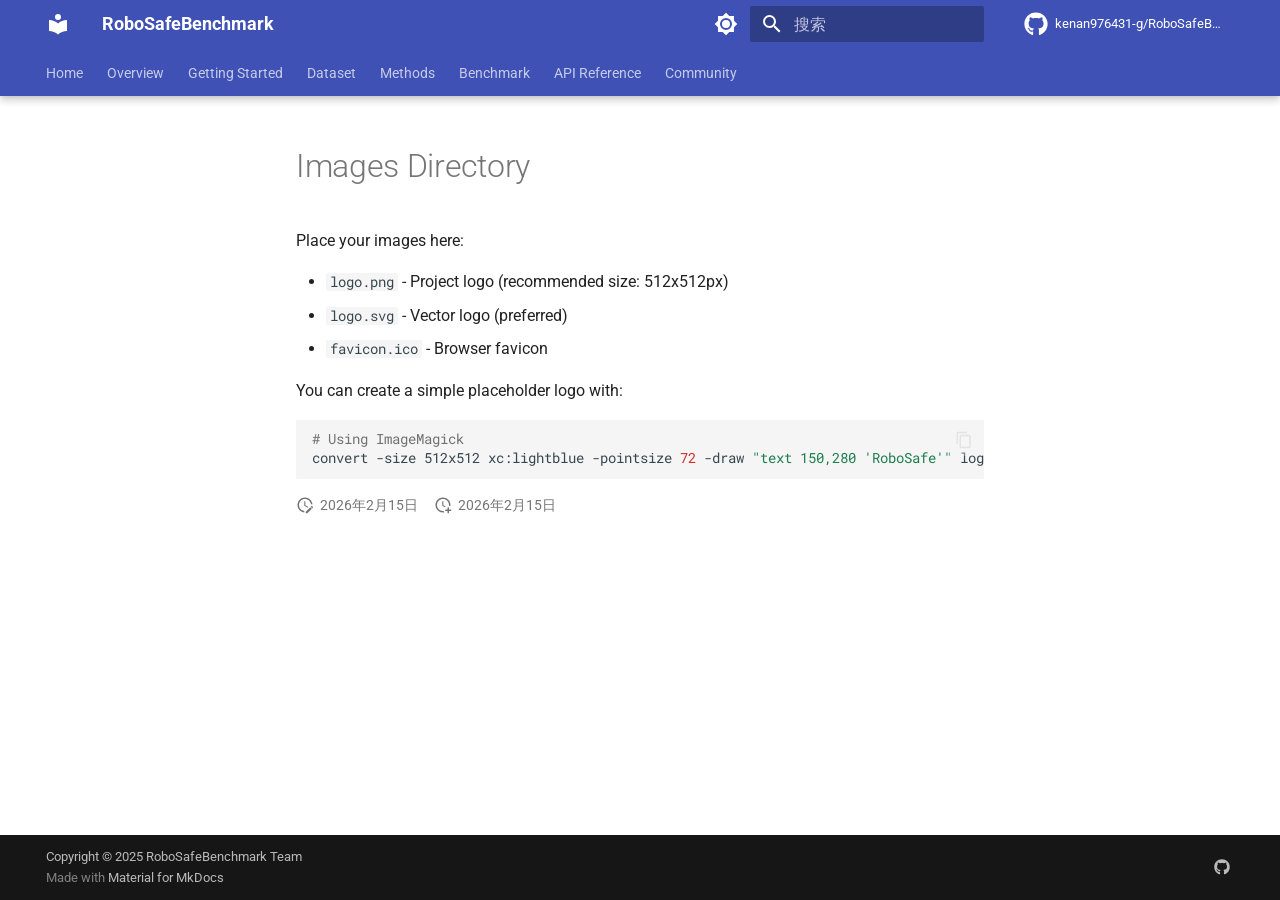
<file: assets/images/index.html>
<!doctype html><html lang=zh class=no-js> <head><meta charset=utf-8><meta name=viewport content="width=device-width,initial-scale=1"><meta name=description content="A comprehensive benchmark for robotic safety evaluation"><meta name=author content="RoboSafeBenchmark Team"><link href=https://kenan976431-g.github.io/RoboSafeBenchmark/assets/images/ rel=canonical><link rel=icon href=favicon.png><meta name=generator content="mkdocs-1.6.1, mkdocs-material-9.7.3"><title>Images Directory - RoboSafeBenchmark</title><link rel=stylesheet href=../stylesheets/main.484c7ddc.min.css><link rel=stylesheet href=../stylesheets/palette.ab4e12ef.min.css><link rel=preconnect href=https://fonts.gstatic.com crossorigin><link rel=stylesheet href="https://fonts.googleapis.com/css?family=Roboto:300,300i,400,400i,700,700i%7CRoboto+Mono:400,400i,700,700i&display=fallback"><style>:root{--md-text-font:"Roboto";--md-code-font:"Roboto Mono"}</style><script>__md_scope=new URL("../..",location),__md_hash=e=>[...e].reduce(((e,_)=>(e<<5)-e+_.charCodeAt(0)),0),__md_get=(e,_=localStorage,t=__md_scope)=>JSON.parse(_.getItem(t.pathname+"."+e)),__md_set=(e,_,t=localStorage,a=__md_scope)=>{try{t.setItem(a.pathname+"."+e,JSON.stringify(_))}catch(e){}}</script></head> <body dir=ltr data-md-color-scheme=default data-md-color-primary=indigo data-md-color-accent=indigo> <input class=md-toggle data-md-toggle=drawer type=checkbox id=__drawer autocomplete=off> <input class=md-toggle data-md-toggle=search type=checkbox id=__search autocomplete=off> <label class=md-overlay for=__drawer></label> <div data-md-component=skip> <a href=#images-directory class=md-skip> 跳转至 </a> </div> <div data-md-component=announce> </div> <header class="md-header md-header--shadow md-header--lifted" data-md-component=header> <nav class="md-header__inner md-grid" aria-label=页眉> <a href=../.. title=RoboSafeBenchmark class="md-header__button md-logo" aria-label=RoboSafeBenchmark data-md-component=logo> <svg xmlns=http://www.w3.org/2000/svg viewbox="0 0 24 24"><path d="M12 8a3 3 0 0 0 3-3 3 3 0 0 0-3-3 3 3 0 0 0-3 3 3 3 0 0 0 3 3m0 3.54C9.64 9.35 6.5 8 3 8v11c3.5 0 6.64 1.35 9 3.54 2.36-2.19 5.5-3.54 9-3.54V8c-3.5 0-6.64 1.35-9 3.54"/></svg> </a> <label class="md-header__button md-icon" for=__drawer> <svg xmlns=http://www.w3.org/2000/svg viewbox="0 0 24 24"><path d="M3 6h18v2H3zm0 5h18v2H3zm0 5h18v2H3z"/></svg> </label> <div class=md-header__title data-md-component=header-title> <div class=md-header__ellipsis> <div class=md-header__topic> <span class=md-ellipsis> RoboSafeBenchmark </span> </div> <div class=md-header__topic data-md-component=header-topic> <span class=md-ellipsis> Images Directory </span> </div> </div> </div> <form class=md-header__option data-md-component=palette> <input class=md-option data-md-color-media data-md-color-scheme=default data-md-color-primary=indigo data-md-color-accent=indigo aria-label="Switch to dark mode" type=radio name=__palette id=__palette_0> <label class="md-header__button md-icon" title="Switch to dark mode" for=__palette_1 hidden> <svg xmlns=http://www.w3.org/2000/svg viewbox="0 0 24 24"><path d="M12 8a4 4 0 0 0-4 4 4 4 0 0 0 4 4 4 4 0 0 0 4-4 4 4 0 0 0-4-4m0 10a6 6 0 0 1-6-6 6 6 0 0 1 6-6 6 6 0 0 1 6 6 6 6 0 0 1-6 6m8-9.31V4h-4.69L12 .69 8.69 4H4v4.69L.69 12 4 15.31V20h4.69L12 23.31 15.31 20H20v-4.69L23.31 12z"/></svg> </label> <input class=md-option data-md-color-media data-md-color-scheme=slate data-md-color-primary=indigo data-md-color-accent=indigo aria-label="Switch to light mode" type=radio name=__palette id=__palette_1> <label class="md-header__button md-icon" title="Switch to light mode" for=__palette_0 hidden> <svg xmlns=http://www.w3.org/2000/svg viewbox="0 0 24 24"><path d="M12 18c-.89 0-1.74-.2-2.5-.55C11.56 16.5 13 14.42 13 12s-1.44-4.5-3.5-5.45C10.26 6.2 11.11 6 12 6a6 6 0 0 1 6 6 6 6 0 0 1-6 6m8-9.31V4h-4.69L12 .69 8.69 4H4v4.69L.69 12 4 15.31V20h4.69L12 23.31 15.31 20H20v-4.69L23.31 12z"/></svg> </label> </form> <script>var palette=__md_get("__palette");if(palette&&palette.color){if("(prefers-color-scheme)"===palette.color.media){var media=matchMedia("(prefers-color-scheme: light)"),input=document.querySelector(media.matches?"[data-md-color-media='(prefers-color-scheme: light)']":"[data-md-color-media='(prefers-color-scheme: dark)']");palette.color.media=input.getAttribute("data-md-color-media"),palette.color.scheme=input.getAttribute("data-md-color-scheme"),palette.color.primary=input.getAttribute("data-md-color-primary"),palette.color.accent=input.getAttribute("data-md-color-accent")}for(var[key,value]of Object.entries(palette.color))document.body.setAttribute("data-md-color-"+key,value)}</script> <label class="md-header__button md-icon" for=__search> <svg xmlns=http://www.w3.org/2000/svg viewbox="0 0 24 24"><path d="M9.5 3A6.5 6.5 0 0 1 16 9.5c0 1.61-.59 3.09-1.56 4.23l.27.27h.79l5 5-1.5 1.5-5-5v-.79l-.27-.27A6.52 6.52 0 0 1 9.5 16 6.5 6.5 0 0 1 3 9.5 6.5 6.5 0 0 1 9.5 3m0 2C7 5 5 7 5 9.5S7 14 9.5 14 14 12 14 9.5 12 5 9.5 5"/></svg> </label> <div class=md-search data-md-component=search role=dialog> <label class=md-search__overlay for=__search></label> <div class=md-search__inner role=search> <form class=md-search__form name=search> <input type=text class=md-search__input name=query aria-label=搜索 placeholder=搜索 autocapitalize=off autocorrect=off autocomplete=off spellcheck=false data-md-component=search-query required> <label class="md-search__icon md-icon" for=__search> <svg xmlns=http://www.w3.org/2000/svg viewbox="0 0 24 24"><path d="M9.5 3A6.5 6.5 0 0 1 16 9.5c0 1.61-.59 3.09-1.56 4.23l.27.27h.79l5 5-1.5 1.5-5-5v-.79l-.27-.27A6.52 6.52 0 0 1 9.5 16 6.5 6.5 0 0 1 3 9.5 6.5 6.5 0 0 1 9.5 3m0 2C7 5 5 7 5 9.5S7 14 9.5 14 14 12 14 9.5 12 5 9.5 5"/></svg> <svg xmlns=http://www.w3.org/2000/svg viewbox="0 0 24 24"><path d="M20 11v2H8l5.5 5.5-1.42 1.42L4.16 12l7.92-7.92L13.5 5.5 8 11z"/></svg> </label> <nav class=md-search__options aria-label=查找> <button type=reset class="md-search__icon md-icon" title=清空当前内容 aria-label=清空当前内容 tabindex=-1> <svg xmlns=http://www.w3.org/2000/svg viewbox="0 0 24 24"><path d="M19 6.41 17.59 5 12 10.59 6.41 5 5 6.41 10.59 12 5 17.59 6.41 19 12 13.41 17.59 19 19 17.59 13.41 12z"/></svg> </button> </nav> <div class=md-search__suggest data-md-component=search-suggest></div> </form> <div class=md-search__output> <div class=md-search__scrollwrap tabindex=0 data-md-scrollfix> <div class=md-search-result data-md-component=search-result> <div class=md-search-result__meta> 正在初始化搜索引擎 </div> <ol class=md-search-result__list role=presentation></ol> </div> </div> </div> </div> </div> <div class=md-header__source> <a href=https://github.com/kenan976431-g/RoboSafeBenchmark title=前往仓库 class=md-source data-md-component=source> <div class="md-source__icon md-icon"> <svg xmlns=http://www.w3.org/2000/svg viewbox="0 0 512 512"><!-- Font Awesome Free 7.1.0 by @fontawesome - https://fontawesome.com License - https://fontawesome.com/license/free (Icons: CC BY 4.0, Fonts: SIL OFL 1.1, Code: MIT License) Copyright 2025 Fonticons, Inc.--><path d="M173.9 397.4c0 2-2.3 3.6-5.2 3.6-3.3.3-5.6-1.3-5.6-3.6 0-2 2.3-3.6 5.2-3.6 3-.3 5.6 1.3 5.6 3.6m-31.1-4.5c-.7 2 1.3 4.3 4.3 4.9 2.6 1 5.6 0 6.2-2s-1.3-4.3-4.3-5.2c-2.6-.7-5.5.3-6.2 2.3m44.2-1.7c-2.9.7-4.9 2.6-4.6 4.9.3 2 2.9 3.3 5.9 2.6 2.9-.7 4.9-2.6 4.6-4.6-.3-1.9-3-3.2-5.9-2.9M252.8 8C114.1 8 8 113.3 8 252c0 110.9 69.8 205.8 169.5 239.2 12.8 2.3 17.3-5.6 17.3-12.1 0-6.2-.3-40.4-.3-61.4 0 0-70 15-84.7-29.8 0 0-11.4-29.1-27.8-36.6 0 0-22.9-15.7 1.6-15.4 0 0 24.9 2 38.6 25.8 21.9 38.6 58.6 27.5 72.9 20.9 2.3-16 8.8-27.1 16-33.7-55.9-6.2-112.3-14.3-112.3-110.5 0-27.5 7.6-41.3 23.6-58.9-2.6-6.5-11.1-33.3 2.6-67.9 20.9-6.5 69 27 69 27 20-5.6 41.5-8.5 62.8-8.5s42.8 2.9 62.8 8.5c0 0 48.1-33.6 69-27 13.7 34.7 5.2 61.4 2.6 67.9 16 17.7 25.8 31.5 25.8 58.9 0 96.5-58.9 104.2-114.8 110.5 9.2 7.9 17 22.9 17 46.4 0 33.7-.3 75.4-.3 83.6 0 6.5 4.6 14.4 17.3 12.1C436.2 457.8 504 362.9 504 252 504 113.3 391.5 8 252.8 8M105.2 352.9c-1.3 1-1 3.3.7 5.2 1.6 1.6 3.9 2.3 5.2 1 1.3-1 1-3.3-.7-5.2-1.6-1.6-3.9-2.3-5.2-1m-10.8-8.1c-.7 1.3.3 2.9 2.3 3.9 1.6 1 3.6.7 4.3-.7.7-1.3-.3-2.9-2.3-3.9-2-.6-3.6-.3-4.3.7m32.4 35.6c-1.6 1.3-1 4.3 1.3 6.2 2.3 2.3 5.2 2.6 6.5 1 1.3-1.3.7-4.3-1.3-6.2-2.2-2.3-5.2-2.6-6.5-1m-11.4-14.7c-1.6 1-1.6 3.6 0 5.9s4.3 3.3 5.6 2.3c1.6-1.3 1.6-3.9 0-6.2-1.4-2.3-4-3.3-5.6-2"/></svg> </div> <div class=md-source__repository> kenan976431-g/RoboSafeBenchmark </div> </a> </div> </nav> <nav class=md-tabs aria-label=标签 data-md-component=tabs> <div class=md-grid> <ul class=md-tabs__list> <li class=md-tabs__item> <a href=../.. class=md-tabs__link> Home </a> </li> <li class=md-tabs__item> <a href=../../main/overview/ class=md-tabs__link> Overview </a> </li> <li class=md-tabs__item> <a href=../../usage/installation/ class=md-tabs__link> Getting Started </a> </li> <li class=md-tabs__item> <a href=../../dataset/ class=md-tabs__link> Dataset </a> </li> <li class=md-tabs__item> <a href=../../methods/ class=md-tabs__link> Methods </a> </li> <li class=md-tabs__item> <a href=../../benchmark/results/ class=md-tabs__link> Benchmark </a> </li> <li class=md-tabs__item> <a href=../../api/core/ class=md-tabs__link> API Reference </a> </li> <li class=md-tabs__item> <a href=../../community/contributing/ class=md-tabs__link> Community </a> </li> </ul> </div> </nav> </header> <div class=md-container data-md-component=container> <main class=md-main data-md-component=main> <div class="md-main__inner md-grid"> <div class="md-sidebar md-sidebar--primary" data-md-component=sidebar data-md-type=navigation> <div class=md-sidebar__scrollwrap> <div class=md-sidebar__inner> <nav class="md-nav md-nav--primary md-nav--lifted" aria-label=导航栏 data-md-level=0> <label class=md-nav__title for=__drawer> <a href=../.. title=RoboSafeBenchmark class="md-nav__button md-logo" aria-label=RoboSafeBenchmark data-md-component=logo> <svg xmlns=http://www.w3.org/2000/svg viewbox="0 0 24 24"><path d="M12 8a3 3 0 0 0 3-3 3 3 0 0 0-3-3 3 3 0 0 0-3 3 3 3 0 0 0 3 3m0 3.54C9.64 9.35 6.5 8 3 8v11c3.5 0 6.64 1.35 9 3.54 2.36-2.19 5.5-3.54 9-3.54V8c-3.5 0-6.64 1.35-9 3.54"/></svg> </a> RoboSafeBenchmark </label> <div class=md-nav__source> <a href=https://github.com/kenan976431-g/RoboSafeBenchmark title=前往仓库 class=md-source data-md-component=source> <div class="md-source__icon md-icon"> <svg xmlns=http://www.w3.org/2000/svg viewbox="0 0 512 512"><!-- Font Awesome Free 7.1.0 by @fontawesome - https://fontawesome.com License - https://fontawesome.com/license/free (Icons: CC BY 4.0, Fonts: SIL OFL 1.1, Code: MIT License) Copyright 2025 Fonticons, Inc.--><path d="M173.9 397.4c0 2-2.3 3.6-5.2 3.6-3.3.3-5.6-1.3-5.6-3.6 0-2 2.3-3.6 5.2-3.6 3-.3 5.6 1.3 5.6 3.6m-31.1-4.5c-.7 2 1.3 4.3 4.3 4.9 2.6 1 5.6 0 6.2-2s-1.3-4.3-4.3-5.2c-2.6-.7-5.5.3-6.2 2.3m44.2-1.7c-2.9.7-4.9 2.6-4.6 4.9.3 2 2.9 3.3 5.9 2.6 2.9-.7 4.9-2.6 4.6-4.6-.3-1.9-3-3.2-5.9-2.9M252.8 8C114.1 8 8 113.3 8 252c0 110.9 69.8 205.8 169.5 239.2 12.8 2.3 17.3-5.6 17.3-12.1 0-6.2-.3-40.4-.3-61.4 0 0-70 15-84.7-29.8 0 0-11.4-29.1-27.8-36.6 0 0-22.9-15.7 1.6-15.4 0 0 24.9 2 38.6 25.8 21.9 38.6 58.6 27.5 72.9 20.9 2.3-16 8.8-27.1 16-33.7-55.9-6.2-112.3-14.3-112.3-110.5 0-27.5 7.6-41.3 23.6-58.9-2.6-6.5-11.1-33.3 2.6-67.9 20.9-6.5 69 27 69 27 20-5.6 41.5-8.5 62.8-8.5s42.8 2.9 62.8 8.5c0 0 48.1-33.6 69-27 13.7 34.7 5.2 61.4 2.6 67.9 16 17.7 25.8 31.5 25.8 58.9 0 96.5-58.9 104.2-114.8 110.5 9.2 7.9 17 22.9 17 46.4 0 33.7-.3 75.4-.3 83.6 0 6.5 4.6 14.4 17.3 12.1C436.2 457.8 504 362.9 504 252 504 113.3 391.5 8 252.8 8M105.2 352.9c-1.3 1-1 3.3.7 5.2 1.6 1.6 3.9 2.3 5.2 1 1.3-1 1-3.3-.7-5.2-1.6-1.6-3.9-2.3-5.2-1m-10.8-8.1c-.7 1.3.3 2.9 2.3 3.9 1.6 1 3.6.7 4.3-.7.7-1.3-.3-2.9-2.3-3.9-2-.6-3.6-.3-4.3.7m32.4 35.6c-1.6 1.3-1 4.3 1.3 6.2 2.3 2.3 5.2 2.6 6.5 1 1.3-1.3.7-4.3-1.3-6.2-2.2-2.3-5.2-2.6-6.5-1m-11.4-14.7c-1.6 1-1.6 3.6 0 5.9s4.3 3.3 5.6 2.3c1.6-1.3 1.6-3.9 0-6.2-1.4-2.3-4-3.3-5.6-2"/></svg> </div> <div class=md-source__repository> kenan976431-g/RoboSafeBenchmark </div> </a> </div> <ul class=md-nav__list data-md-scrollfix> <li class=md-nav__item> <a href=../.. class=md-nav__link> <span class=md-ellipsis> Home </span> </a> </li> <li class="md-nav__item md-nav__item--nested"> <input class="md-nav__toggle md-toggle md-toggle--indeterminate" type=checkbox id=__nav_2> <label class=md-nav__link for=__nav_2 id=__nav_2_label tabindex=0> <span class=md-ellipsis> Overview </span> <span class="md-nav__icon md-icon"></span> </label> <nav class=md-nav data-md-level=1 aria-labelledby=__nav_2_label aria-expanded=false> <label class=md-nav__title for=__nav_2> <span class="md-nav__icon md-icon"></span> Overview </label> <ul class=md-nav__list data-md-scrollfix> <li class=md-nav__item> <a href=../../main/overview/ class=md-nav__link> <span class=md-ellipsis> Introduction </span> </a> </li> <li class=md-nav__item> <a href=../../main/contributions.md class=md-nav__link> <span class=md-ellipsis> Contributions </span> </a> </li> </ul> </nav> </li> <li class="md-nav__item md-nav__item--nested"> <input class="md-nav__toggle md-toggle md-toggle--indeterminate" type=checkbox id=__nav_3> <label class=md-nav__link for=__nav_3 id=__nav_3_label tabindex=0> <span class=md-ellipsis> Getting Started </span> <span class="md-nav__icon md-icon"></span> </label> <nav class=md-nav data-md-level=1 aria-labelledby=__nav_3_label aria-expanded=false> <label class=md-nav__title for=__nav_3> <span class="md-nav__icon md-icon"></span> Getting Started </label> <ul class=md-nav__list data-md-scrollfix> <li class=md-nav__item> <a href=../../usage/installation/ class=md-nav__link> <span class=md-ellipsis> Installation </span> </a> </li> <li class=md-nav__item> <a href=../../usage/quickstart/ class=md-nav__link> <span class=md-ellipsis> Quick Start </span> </a> </li> </ul> </nav> </li> <li class="md-nav__item md-nav__item--nested"> <input class="md-nav__toggle md-toggle md-toggle--indeterminate" type=checkbox id=__nav_4> <label class=md-nav__link for=__nav_4 id=__nav_4_label tabindex=0> <span class=md-ellipsis> Dataset </span> <span class="md-nav__icon md-icon"></span> </label> <nav class=md-nav data-md-level=1 aria-labelledby=__nav_4_label aria-expanded=false> <label class=md-nav__title for=__nav_4> <span class="md-nav__icon md-icon"></span> Dataset </label> <ul class=md-nav__list data-md-scrollfix> <li class=md-nav__item> <a href=../../dataset/ class=md-nav__link> <span class=md-ellipsis> Overview </span> </a> </li> </ul> </nav> </li> <li class="md-nav__item md-nav__item--nested"> <input class="md-nav__toggle md-toggle md-toggle--indeterminate" type=checkbox id=__nav_5> <label class=md-nav__link for=__nav_5 id=__nav_5_label tabindex=0> <span class=md-ellipsis> Methods </span> <span class="md-nav__icon md-icon"></span> </label> <nav class=md-nav data-md-level=1 aria-labelledby=__nav_5_label aria-expanded=false> <label class=md-nav__title for=__nav_5> <span class="md-nav__icon md-icon"></span> Methods </label> <ul class=md-nav__list data-md-scrollfix> <li class=md-nav__item> <a href=../../methods/ class=md-nav__link> <span class=md-ellipsis> Overview </span> </a> </li> </ul> </nav> </li> <li class="md-nav__item md-nav__item--nested"> <input class="md-nav__toggle md-toggle md-toggle--indeterminate" type=checkbox id=__nav_6> <label class=md-nav__link for=__nav_6 id=__nav_6_label tabindex=0> <span class=md-ellipsis> Benchmark </span> <span class="md-nav__icon md-icon"></span> </label> <nav class=md-nav data-md-level=1 aria-labelledby=__nav_6_label aria-expanded=false> <label class=md-nav__title for=__nav_6> <span class="md-nav__icon md-icon"></span> Benchmark </label> <ul class=md-nav__list data-md-scrollfix> <li class=md-nav__item> <a href=../../benchmark/results/ class=md-nav__link> <span class=md-ellipsis> Results </span> </a> </li> </ul> </nav> </li> <li class="md-nav__item md-nav__item--nested"> <input class="md-nav__toggle md-toggle md-toggle--indeterminate" type=checkbox id=__nav_7> <label class=md-nav__link for=__nav_7 id=__nav_7_label tabindex=0> <span class=md-ellipsis> API Reference </span> <span class="md-nav__icon md-icon"></span> </label> <nav class=md-nav data-md-level=1 aria-labelledby=__nav_7_label aria-expanded=false> <label class=md-nav__title for=__nav_7> <span class="md-nav__icon md-icon"></span> API Reference </label> <ul class=md-nav__list data-md-scrollfix> <li class=md-nav__item> <a href=../../api/core/ class=md-nav__link> <span class=md-ellipsis> Core API </span> </a> </li> </ul> </nav> </li> <li class="md-nav__item md-nav__item--nested"> <input class="md-nav__toggle md-toggle md-toggle--indeterminate" type=checkbox id=__nav_8> <label class=md-nav__link for=__nav_8 id=__nav_8_label tabindex=0> <span class=md-ellipsis> Community </span> <span class="md-nav__icon md-icon"></span> </label> <nav class=md-nav data-md-level=1 aria-labelledby=__nav_8_label aria-expanded=false> <label class=md-nav__title for=__nav_8> <span class="md-nav__icon md-icon"></span> Community </label> <ul class=md-nav__list data-md-scrollfix> <li class=md-nav__item> <a href=../../community/contributing/ class=md-nav__link> <span class=md-ellipsis> Contributing </span> </a> </li> </ul> </nav> </li> </ul> </nav> </div> </div> </div> <div class="md-sidebar md-sidebar--secondary" data-md-component=sidebar data-md-type=toc> <div class=md-sidebar__scrollwrap> <div class=md-sidebar__inner> <nav class="md-nav md-nav--secondary" aria-label=目录> </nav> </div> </div> </div> <div class=md-content data-md-component=content> <article class="md-content__inner md-typeset"> <h1 id=images-directory>Images Directory<a class=headerlink href=#images-directory title="Permanent link">&para;</a></h1> <p>Place your images here:</p> <ul> <li><code>logo.png</code> - Project logo (recommended size: 512x512px)</li> <li><code>logo.svg</code> - Vector logo (preferred)</li> <li><code>favicon.ico</code> - Browser favicon</li> </ul> <p>You can create a simple placeholder logo with: <div class=highlight><pre><span></span><code><a id=__codelineno-0-1 name=__codelineno-0-1 href=#__codelineno-0-1></a><span class=c1># Using ImageMagick</span>
<a id=__codelineno-0-2 name=__codelineno-0-2 href=#__codelineno-0-2></a>convert<span class=w> </span>-size<span class=w> </span>512x512<span class=w> </span>xc:lightblue<span class=w> </span>-pointsize<span class=w> </span><span class=m>72</span><span class=w> </span>-draw<span class=w> </span><span class=s2>&quot;text 150,280 &#39;RoboSafe&#39;&quot;</span><span class=w> </span>logo.png
</code></pre></div></p> <aside class=md-source-file> <span class=md-source-file__fact> <span class=md-icon title=最后更新> <svg xmlns=http://www.w3.org/2000/svg viewbox="0 0 24 24"><path d="M21 13.1c-.1 0-.3.1-.4.2l-1 1 2.1 2.1 1-1c.2-.2.2-.6 0-.8l-1.3-1.3c-.1-.1-.2-.2-.4-.2m-1.9 1.8-6.1 6V23h2.1l6.1-6.1zM12.5 7v5.2l4 2.4-1 1L11 13V7zM11 21.9c-5.1-.5-9-4.8-9-9.9C2 6.5 6.5 2 12 2c5.3 0 9.6 4.1 10 9.3-.3-.1-.6-.2-1-.2s-.7.1-1 .2C19.6 7.2 16.2 4 12 4c-4.4 0-8 3.6-8 8 0 4.1 3.1 7.5 7.1 7.9l-.1.2z"/></svg> </span> <span class="git-revision-date-localized-plugin git-revision-date-localized-plugin-date" title="2026年2月15日 07:31:58 UTC">2026年2月15日</span> </span> <span class=md-source-file__fact> <span class=md-icon title=创建日期> <svg xmlns=http://www.w3.org/2000/svg viewbox="0 0 24 24"><path d="M14.47 15.08 11 13V7h1.5v5.25l3.08 1.83c-.41.28-.79.62-1.11 1m-1.39 4.84c-.36.05-.71.08-1.08.08-4.42 0-8-3.58-8-8s3.58-8 8-8 8 3.58 8 8c0 .37-.03.72-.08 1.08.69.1 1.33.32 1.92.64.1-.56.16-1.13.16-1.72 0-5.5-4.5-10-10-10S2 6.5 2 12s4.47 10 10 10c.59 0 1.16-.06 1.72-.16-.32-.59-.54-1.23-.64-1.92M18 15v3h-3v2h3v3h2v-3h3v-2h-3v-3z"/></svg> </span> <span class="git-revision-date-localized-plugin git-revision-date-localized-plugin-date" title="2026年2月15日 07:31:58 UTC">2026年2月15日</span> </span> </aside> </article> </div> <script>var target=document.getElementById(location.hash.slice(1));target&&target.name&&(target.checked=target.name.startsWith("__tabbed_"))</script> </div> <button type=button class="md-top md-icon" data-md-component=top hidden> <svg xmlns=http://www.w3.org/2000/svg viewbox="0 0 24 24"><path d="M13 20h-2V8l-5.5 5.5-1.42-1.42L12 4.16l7.92 7.92-1.42 1.42L13 8z"/></svg> 回到页面顶部 </button> </main> <footer class=md-footer> <div class="md-footer-meta md-typeset"> <div class="md-footer-meta__inner md-grid"> <div class=md-copyright> <div class=md-copyright__highlight> Copyright &copy; 2025 RoboSafeBenchmark Team </div> Made with <a href=https://squidfunk.github.io/mkdocs-material/ target=_blank rel=noopener> Material for MkDocs </a> </div> <div class=md-social> <a href=https://github.com/kenan976431-g/RoboSafeBenchmark target=_blank rel=noopener title=github.com class=md-social__link> <svg xmlns=http://www.w3.org/2000/svg viewbox="0 0 512 512"><!-- Font Awesome Free 7.1.0 by @fontawesome - https://fontawesome.com License - https://fontawesome.com/license/free (Icons: CC BY 4.0, Fonts: SIL OFL 1.1, Code: MIT License) Copyright 2025 Fonticons, Inc.--><path d="M173.9 397.4c0 2-2.3 3.6-5.2 3.6-3.3.3-5.6-1.3-5.6-3.6 0-2 2.3-3.6 5.2-3.6 3-.3 5.6 1.3 5.6 3.6m-31.1-4.5c-.7 2 1.3 4.3 4.3 4.9 2.6 1 5.6 0 6.2-2s-1.3-4.3-4.3-5.2c-2.6-.7-5.5.3-6.2 2.3m44.2-1.7c-2.9.7-4.9 2.6-4.6 4.9.3 2 2.9 3.3 5.9 2.6 2.9-.7 4.9-2.6 4.6-4.6-.3-1.9-3-3.2-5.9-2.9M252.8 8C114.1 8 8 113.3 8 252c0 110.9 69.8 205.8 169.5 239.2 12.8 2.3 17.3-5.6 17.3-12.1 0-6.2-.3-40.4-.3-61.4 0 0-70 15-84.7-29.8 0 0-11.4-29.1-27.8-36.6 0 0-22.9-15.7 1.6-15.4 0 0 24.9 2 38.6 25.8 21.9 38.6 58.6 27.5 72.9 20.9 2.3-16 8.8-27.1 16-33.7-55.9-6.2-112.3-14.3-112.3-110.5 0-27.5 7.6-41.3 23.6-58.9-2.6-6.5-11.1-33.3 2.6-67.9 20.9-6.5 69 27 69 27 20-5.6 41.5-8.5 62.8-8.5s42.8 2.9 62.8 8.5c0 0 48.1-33.6 69-27 13.7 34.7 5.2 61.4 2.6 67.9 16 17.7 25.8 31.5 25.8 58.9 0 96.5-58.9 104.2-114.8 110.5 9.2 7.9 17 22.9 17 46.4 0 33.7-.3 75.4-.3 83.6 0 6.5 4.6 14.4 17.3 12.1C436.2 457.8 504 362.9 504 252 504 113.3 391.5 8 252.8 8M105.2 352.9c-1.3 1-1 3.3.7 5.2 1.6 1.6 3.9 2.3 5.2 1 1.3-1 1-3.3-.7-5.2-1.6-1.6-3.9-2.3-5.2-1m-10.8-8.1c-.7 1.3.3 2.9 2.3 3.9 1.6 1 3.6.7 4.3-.7.7-1.3-.3-2.9-2.3-3.9-2-.6-3.6-.3-4.3.7m32.4 35.6c-1.6 1.3-1 4.3 1.3 6.2 2.3 2.3 5.2 2.6 6.5 1 1.3-1.3.7-4.3-1.3-6.2-2.2-2.3-5.2-2.6-6.5-1m-11.4-14.7c-1.6 1-1.6 3.6 0 5.9s4.3 3.3 5.6 2.3c1.6-1.3 1.6-3.9 0-6.2-1.4-2.3-4-3.3-5.6-2"/></svg> </a> </div> </div> </div> </footer> </div> <div class=md-dialog data-md-component=dialog> <div class="md-dialog__inner md-typeset"></div> </div> <script id=__config type=application/json>{"annotate": null, "base": "../..", "features": ["navigation.instant", "navigation.tracking", "navigation.tabs", "navigation.tabs.sticky", "navigation.sections", "navigation.expand", "navigation.top", "search.suggest", "search.highlight", "content.code.copy", "content.code.annotate"], "search": "../javascripts/workers/search.2c215733.min.js", "tags": null, "translations": {"clipboard.copied": "\u5df2\u590d\u5236", "clipboard.copy": "\u590d\u5236", "search.result.more.one": "\u5728\u8be5\u9875\u4e0a\u8fd8\u6709 1 \u4e2a\u7b26\u5408\u6761\u4ef6\u7684\u7ed3\u679c", "search.result.more.other": "\u5728\u8be5\u9875\u4e0a\u8fd8\u6709 # \u4e2a\u7b26\u5408\u6761\u4ef6\u7684\u7ed3\u679c", "search.result.none": "\u6ca1\u6709\u627e\u5230\u7b26\u5408\u6761\u4ef6\u7684\u7ed3\u679c", "search.result.one": "\u627e\u5230 1 \u4e2a\u7b26\u5408\u6761\u4ef6\u7684\u7ed3\u679c", "search.result.other": "# \u4e2a\u7b26\u5408\u6761\u4ef6\u7684\u7ed3\u679c", "search.result.placeholder": "\u952e\u5165\u4ee5\u5f00\u59cb\u641c\u7d22", "search.result.term.missing": "\u7f3a\u5c11", "select.version": "\u9009\u62e9\u5f53\u524d\u7248\u672c"}, "version": null}</script> <script src=../javascripts/bundle.79ae519e.min.js></script> </body> </html>
</file>
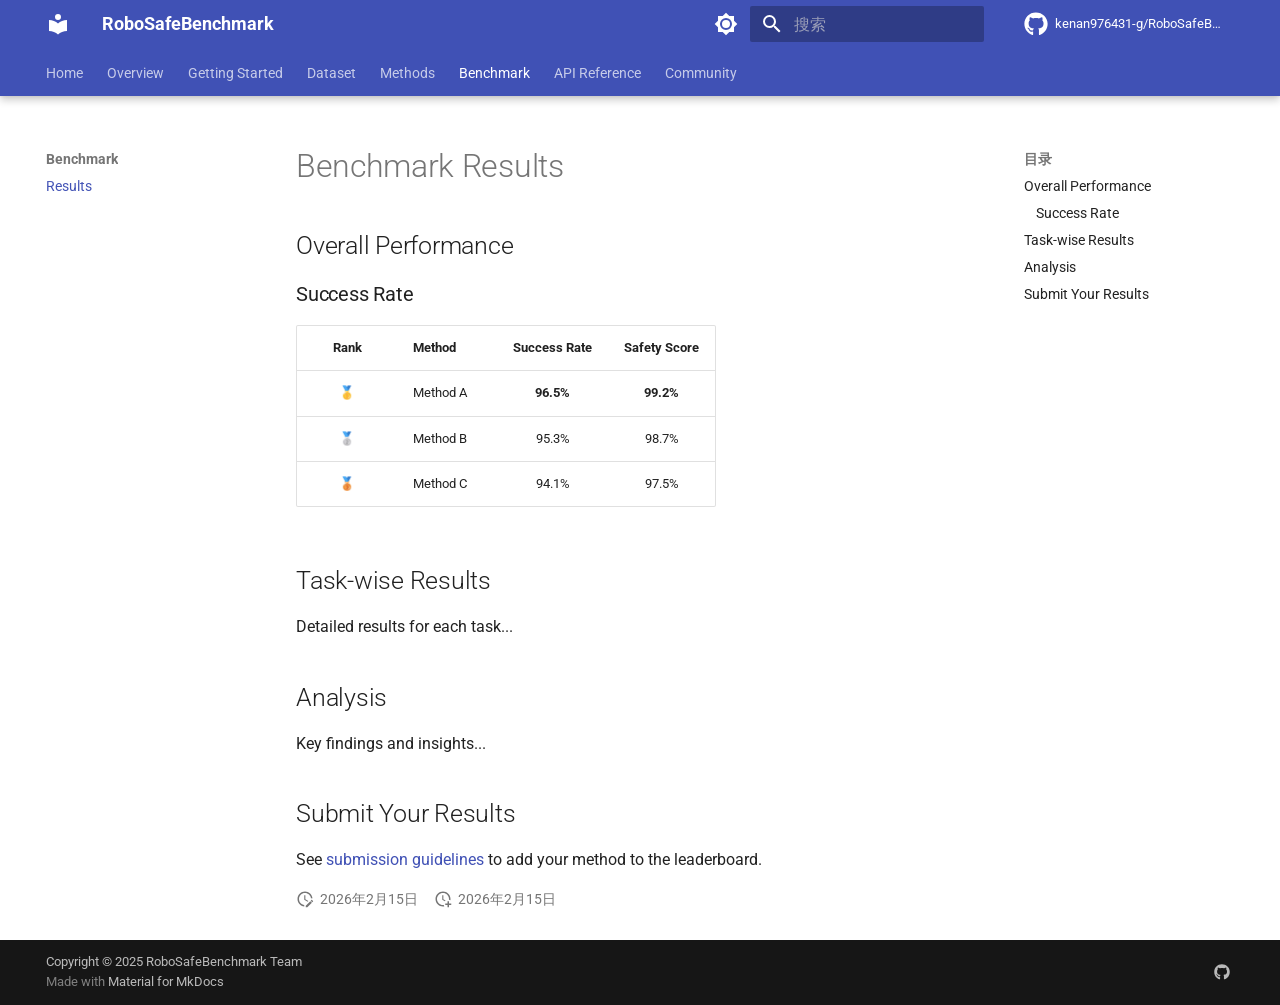
<file: benchmark/results/index.html>
<!doctype html><html lang=zh class=no-js> <head><meta charset=utf-8><meta name=viewport content="width=device-width,initial-scale=1"><meta name=description content="A comprehensive benchmark for robotic safety evaluation"><meta name=author content="RoboSafeBenchmark Team"><link href=https://kenan976431-g.github.io/RoboSafeBenchmark/benchmark/results/ rel=canonical><link href=../../methods/ rel=prev><link href=../../api/core/ rel=next><link rel=icon href=../../assets/images/favicon.png><meta name=generator content="mkdocs-1.6.1, mkdocs-material-9.7.3"><title>Results - RoboSafeBenchmark</title><link rel=stylesheet href=../../assets/stylesheets/main.484c7ddc.min.css><link rel=stylesheet href=../../assets/stylesheets/palette.ab4e12ef.min.css><link rel=preconnect href=https://fonts.gstatic.com crossorigin><link rel=stylesheet href="https://fonts.googleapis.com/css?family=Roboto:300,300i,400,400i,700,700i%7CRoboto+Mono:400,400i,700,700i&display=fallback"><style>:root{--md-text-font:"Roboto";--md-code-font:"Roboto Mono"}</style><script>__md_scope=new URL("../..",location),__md_hash=e=>[...e].reduce(((e,_)=>(e<<5)-e+_.charCodeAt(0)),0),__md_get=(e,_=localStorage,t=__md_scope)=>JSON.parse(_.getItem(t.pathname+"."+e)),__md_set=(e,_,t=localStorage,a=__md_scope)=>{try{t.setItem(a.pathname+"."+e,JSON.stringify(_))}catch(e){}}</script></head> <body dir=ltr data-md-color-scheme=default data-md-color-primary=indigo data-md-color-accent=indigo> <input class=md-toggle data-md-toggle=drawer type=checkbox id=__drawer autocomplete=off> <input class=md-toggle data-md-toggle=search type=checkbox id=__search autocomplete=off> <label class=md-overlay for=__drawer></label> <div data-md-component=skip> <a href=#benchmark-results class=md-skip> 跳转至 </a> </div> <div data-md-component=announce> </div> <header class="md-header md-header--shadow md-header--lifted" data-md-component=header> <nav class="md-header__inner md-grid" aria-label=页眉> <a href=../.. title=RoboSafeBenchmark class="md-header__button md-logo" aria-label=RoboSafeBenchmark data-md-component=logo> <svg xmlns=http://www.w3.org/2000/svg viewbox="0 0 24 24"><path d="M12 8a3 3 0 0 0 3-3 3 3 0 0 0-3-3 3 3 0 0 0-3 3 3 3 0 0 0 3 3m0 3.54C9.64 9.35 6.5 8 3 8v11c3.5 0 6.64 1.35 9 3.54 2.36-2.19 5.5-3.54 9-3.54V8c-3.5 0-6.64 1.35-9 3.54"/></svg> </a> <label class="md-header__button md-icon" for=__drawer> <svg xmlns=http://www.w3.org/2000/svg viewbox="0 0 24 24"><path d="M3 6h18v2H3zm0 5h18v2H3zm0 5h18v2H3z"/></svg> </label> <div class=md-header__title data-md-component=header-title> <div class=md-header__ellipsis> <div class=md-header__topic> <span class=md-ellipsis> RoboSafeBenchmark </span> </div> <div class=md-header__topic data-md-component=header-topic> <span class=md-ellipsis> Results </span> </div> </div> </div> <form class=md-header__option data-md-component=palette> <input class=md-option data-md-color-media data-md-color-scheme=default data-md-color-primary=indigo data-md-color-accent=indigo aria-label="Switch to dark mode" type=radio name=__palette id=__palette_0> <label class="md-header__button md-icon" title="Switch to dark mode" for=__palette_1 hidden> <svg xmlns=http://www.w3.org/2000/svg viewbox="0 0 24 24"><path d="M12 8a4 4 0 0 0-4 4 4 4 0 0 0 4 4 4 4 0 0 0 4-4 4 4 0 0 0-4-4m0 10a6 6 0 0 1-6-6 6 6 0 0 1 6-6 6 6 0 0 1 6 6 6 6 0 0 1-6 6m8-9.31V4h-4.69L12 .69 8.69 4H4v4.69L.69 12 4 15.31V20h4.69L12 23.31 15.31 20H20v-4.69L23.31 12z"/></svg> </label> <input class=md-option data-md-color-media data-md-color-scheme=slate data-md-color-primary=indigo data-md-color-accent=indigo aria-label="Switch to light mode" type=radio name=__palette id=__palette_1> <label class="md-header__button md-icon" title="Switch to light mode" for=__palette_0 hidden> <svg xmlns=http://www.w3.org/2000/svg viewbox="0 0 24 24"><path d="M12 18c-.89 0-1.74-.2-2.5-.55C11.56 16.5 13 14.42 13 12s-1.44-4.5-3.5-5.45C10.26 6.2 11.11 6 12 6a6 6 0 0 1 6 6 6 6 0 0 1-6 6m8-9.31V4h-4.69L12 .69 8.69 4H4v4.69L.69 12 4 15.31V20h4.69L12 23.31 15.31 20H20v-4.69L23.31 12z"/></svg> </label> </form> <script>var palette=__md_get("__palette");if(palette&&palette.color){if("(prefers-color-scheme)"===palette.color.media){var media=matchMedia("(prefers-color-scheme: light)"),input=document.querySelector(media.matches?"[data-md-color-media='(prefers-color-scheme: light)']":"[data-md-color-media='(prefers-color-scheme: dark)']");palette.color.media=input.getAttribute("data-md-color-media"),palette.color.scheme=input.getAttribute("data-md-color-scheme"),palette.color.primary=input.getAttribute("data-md-color-primary"),palette.color.accent=input.getAttribute("data-md-color-accent")}for(var[key,value]of Object.entries(palette.color))document.body.setAttribute("data-md-color-"+key,value)}</script> <label class="md-header__button md-icon" for=__search> <svg xmlns=http://www.w3.org/2000/svg viewbox="0 0 24 24"><path d="M9.5 3A6.5 6.5 0 0 1 16 9.5c0 1.61-.59 3.09-1.56 4.23l.27.27h.79l5 5-1.5 1.5-5-5v-.79l-.27-.27A6.52 6.52 0 0 1 9.5 16 6.5 6.5 0 0 1 3 9.5 6.5 6.5 0 0 1 9.5 3m0 2C7 5 5 7 5 9.5S7 14 9.5 14 14 12 14 9.5 12 5 9.5 5"/></svg> </label> <div class=md-search data-md-component=search role=dialog> <label class=md-search__overlay for=__search></label> <div class=md-search__inner role=search> <form class=md-search__form name=search> <input type=text class=md-search__input name=query aria-label=搜索 placeholder=搜索 autocapitalize=off autocorrect=off autocomplete=off spellcheck=false data-md-component=search-query required> <label class="md-search__icon md-icon" for=__search> <svg xmlns=http://www.w3.org/2000/svg viewbox="0 0 24 24"><path d="M9.5 3A6.5 6.5 0 0 1 16 9.5c0 1.61-.59 3.09-1.56 4.23l.27.27h.79l5 5-1.5 1.5-5-5v-.79l-.27-.27A6.52 6.52 0 0 1 9.5 16 6.5 6.5 0 0 1 3 9.5 6.5 6.5 0 0 1 9.5 3m0 2C7 5 5 7 5 9.5S7 14 9.5 14 14 12 14 9.5 12 5 9.5 5"/></svg> <svg xmlns=http://www.w3.org/2000/svg viewbox="0 0 24 24"><path d="M20 11v2H8l5.5 5.5-1.42 1.42L4.16 12l7.92-7.92L13.5 5.5 8 11z"/></svg> </label> <nav class=md-search__options aria-label=查找> <button type=reset class="md-search__icon md-icon" title=清空当前内容 aria-label=清空当前内容 tabindex=-1> <svg xmlns=http://www.w3.org/2000/svg viewbox="0 0 24 24"><path d="M19 6.41 17.59 5 12 10.59 6.41 5 5 6.41 10.59 12 5 17.59 6.41 19 12 13.41 17.59 19 19 17.59 13.41 12z"/></svg> </button> </nav> <div class=md-search__suggest data-md-component=search-suggest></div> </form> <div class=md-search__output> <div class=md-search__scrollwrap tabindex=0 data-md-scrollfix> <div class=md-search-result data-md-component=search-result> <div class=md-search-result__meta> 正在初始化搜索引擎 </div> <ol class=md-search-result__list role=presentation></ol> </div> </div> </div> </div> </div> <div class=md-header__source> <a href=https://github.com/kenan976431-g/RoboSafeBenchmark title=前往仓库 class=md-source data-md-component=source> <div class="md-source__icon md-icon"> <svg xmlns=http://www.w3.org/2000/svg viewbox="0 0 512 512"><!-- Font Awesome Free 7.1.0 by @fontawesome - https://fontawesome.com License - https://fontawesome.com/license/free (Icons: CC BY 4.0, Fonts: SIL OFL 1.1, Code: MIT License) Copyright 2025 Fonticons, Inc.--><path d="M173.9 397.4c0 2-2.3 3.6-5.2 3.6-3.3.3-5.6-1.3-5.6-3.6 0-2 2.3-3.6 5.2-3.6 3-.3 5.6 1.3 5.6 3.6m-31.1-4.5c-.7 2 1.3 4.3 4.3 4.9 2.6 1 5.6 0 6.2-2s-1.3-4.3-4.3-5.2c-2.6-.7-5.5.3-6.2 2.3m44.2-1.7c-2.9.7-4.9 2.6-4.6 4.9.3 2 2.9 3.3 5.9 2.6 2.9-.7 4.9-2.6 4.6-4.6-.3-1.9-3-3.2-5.9-2.9M252.8 8C114.1 8 8 113.3 8 252c0 110.9 69.8 205.8 169.5 239.2 12.8 2.3 17.3-5.6 17.3-12.1 0-6.2-.3-40.4-.3-61.4 0 0-70 15-84.7-29.8 0 0-11.4-29.1-27.8-36.6 0 0-22.9-15.7 1.6-15.4 0 0 24.9 2 38.6 25.8 21.9 38.6 58.6 27.5 72.9 20.9 2.3-16 8.8-27.1 16-33.7-55.9-6.2-112.3-14.3-112.3-110.5 0-27.5 7.6-41.3 23.6-58.9-2.6-6.5-11.1-33.3 2.6-67.9 20.9-6.5 69 27 69 27 20-5.6 41.5-8.5 62.8-8.5s42.8 2.9 62.8 8.5c0 0 48.1-33.6 69-27 13.7 34.7 5.2 61.4 2.6 67.9 16 17.7 25.8 31.5 25.8 58.9 0 96.5-58.9 104.2-114.8 110.5 9.2 7.9 17 22.9 17 46.4 0 33.7-.3 75.4-.3 83.6 0 6.5 4.6 14.4 17.3 12.1C436.2 457.8 504 362.9 504 252 504 113.3 391.5 8 252.8 8M105.2 352.9c-1.3 1-1 3.3.7 5.2 1.6 1.6 3.9 2.3 5.2 1 1.3-1 1-3.3-.7-5.2-1.6-1.6-3.9-2.3-5.2-1m-10.8-8.1c-.7 1.3.3 2.9 2.3 3.9 1.6 1 3.6.7 4.3-.7.7-1.3-.3-2.9-2.3-3.9-2-.6-3.6-.3-4.3.7m32.4 35.6c-1.6 1.3-1 4.3 1.3 6.2 2.3 2.3 5.2 2.6 6.5 1 1.3-1.3.7-4.3-1.3-6.2-2.2-2.3-5.2-2.6-6.5-1m-11.4-14.7c-1.6 1-1.6 3.6 0 5.9s4.3 3.3 5.6 2.3c1.6-1.3 1.6-3.9 0-6.2-1.4-2.3-4-3.3-5.6-2"/></svg> </div> <div class=md-source__repository> kenan976431-g/RoboSafeBenchmark </div> </a> </div> </nav> <nav class=md-tabs aria-label=标签 data-md-component=tabs> <div class=md-grid> <ul class=md-tabs__list> <li class=md-tabs__item> <a href=../.. class=md-tabs__link> Home </a> </li> <li class=md-tabs__item> <a href=../../main/overview/ class=md-tabs__link> Overview </a> </li> <li class=md-tabs__item> <a href=../../usage/installation/ class=md-tabs__link> Getting Started </a> </li> <li class=md-tabs__item> <a href=../../dataset/ class=md-tabs__link> Dataset </a> </li> <li class=md-tabs__item> <a href=../../methods/ class=md-tabs__link> Methods </a> </li> <li class="md-tabs__item md-tabs__item--active"> <a href=./ class=md-tabs__link> Benchmark </a> </li> <li class=md-tabs__item> <a href=../../api/core/ class=md-tabs__link> API Reference </a> </li> <li class=md-tabs__item> <a href=../../community/contributing/ class=md-tabs__link> Community </a> </li> </ul> </div> </nav> </header> <div class=md-container data-md-component=container> <main class=md-main data-md-component=main> <div class="md-main__inner md-grid"> <div class="md-sidebar md-sidebar--primary" data-md-component=sidebar data-md-type=navigation> <div class=md-sidebar__scrollwrap> <div class=md-sidebar__inner> <nav class="md-nav md-nav--primary md-nav--lifted" aria-label=导航栏 data-md-level=0> <label class=md-nav__title for=__drawer> <a href=../.. title=RoboSafeBenchmark class="md-nav__button md-logo" aria-label=RoboSafeBenchmark data-md-component=logo> <svg xmlns=http://www.w3.org/2000/svg viewbox="0 0 24 24"><path d="M12 8a3 3 0 0 0 3-3 3 3 0 0 0-3-3 3 3 0 0 0-3 3 3 3 0 0 0 3 3m0 3.54C9.64 9.35 6.5 8 3 8v11c3.5 0 6.64 1.35 9 3.54 2.36-2.19 5.5-3.54 9-3.54V8c-3.5 0-6.64 1.35-9 3.54"/></svg> </a> RoboSafeBenchmark </label> <div class=md-nav__source> <a href=https://github.com/kenan976431-g/RoboSafeBenchmark title=前往仓库 class=md-source data-md-component=source> <div class="md-source__icon md-icon"> <svg xmlns=http://www.w3.org/2000/svg viewbox="0 0 512 512"><!-- Font Awesome Free 7.1.0 by @fontawesome - https://fontawesome.com License - https://fontawesome.com/license/free (Icons: CC BY 4.0, Fonts: SIL OFL 1.1, Code: MIT License) Copyright 2025 Fonticons, Inc.--><path d="M173.9 397.4c0 2-2.3 3.6-5.2 3.6-3.3.3-5.6-1.3-5.6-3.6 0-2 2.3-3.6 5.2-3.6 3-.3 5.6 1.3 5.6 3.6m-31.1-4.5c-.7 2 1.3 4.3 4.3 4.9 2.6 1 5.6 0 6.2-2s-1.3-4.3-4.3-5.2c-2.6-.7-5.5.3-6.2 2.3m44.2-1.7c-2.9.7-4.9 2.6-4.6 4.9.3 2 2.9 3.3 5.9 2.6 2.9-.7 4.9-2.6 4.6-4.6-.3-1.9-3-3.2-5.9-2.9M252.8 8C114.1 8 8 113.3 8 252c0 110.9 69.8 205.8 169.5 239.2 12.8 2.3 17.3-5.6 17.3-12.1 0-6.2-.3-40.4-.3-61.4 0 0-70 15-84.7-29.8 0 0-11.4-29.1-27.8-36.6 0 0-22.9-15.7 1.6-15.4 0 0 24.9 2 38.6 25.8 21.9 38.6 58.6 27.5 72.9 20.9 2.3-16 8.8-27.1 16-33.7-55.9-6.2-112.3-14.3-112.3-110.5 0-27.5 7.6-41.3 23.6-58.9-2.6-6.5-11.1-33.3 2.6-67.9 20.9-6.5 69 27 69 27 20-5.6 41.5-8.5 62.8-8.5s42.8 2.9 62.8 8.5c0 0 48.1-33.6 69-27 13.7 34.7 5.2 61.4 2.6 67.9 16 17.7 25.8 31.5 25.8 58.9 0 96.5-58.9 104.2-114.8 110.5 9.2 7.9 17 22.9 17 46.4 0 33.7-.3 75.4-.3 83.6 0 6.5 4.6 14.4 17.3 12.1C436.2 457.8 504 362.9 504 252 504 113.3 391.5 8 252.8 8M105.2 352.9c-1.3 1-1 3.3.7 5.2 1.6 1.6 3.9 2.3 5.2 1 1.3-1 1-3.3-.7-5.2-1.6-1.6-3.9-2.3-5.2-1m-10.8-8.1c-.7 1.3.3 2.9 2.3 3.9 1.6 1 3.6.7 4.3-.7.7-1.3-.3-2.9-2.3-3.9-2-.6-3.6-.3-4.3.7m32.4 35.6c-1.6 1.3-1 4.3 1.3 6.2 2.3 2.3 5.2 2.6 6.5 1 1.3-1.3.7-4.3-1.3-6.2-2.2-2.3-5.2-2.6-6.5-1m-11.4-14.7c-1.6 1-1.6 3.6 0 5.9s4.3 3.3 5.6 2.3c1.6-1.3 1.6-3.9 0-6.2-1.4-2.3-4-3.3-5.6-2"/></svg> </div> <div class=md-source__repository> kenan976431-g/RoboSafeBenchmark </div> </a> </div> <ul class=md-nav__list data-md-scrollfix> <li class=md-nav__item> <a href=../.. class=md-nav__link> <span class=md-ellipsis> Home </span> </a> </li> <li class="md-nav__item md-nav__item--nested"> <input class="md-nav__toggle md-toggle md-toggle--indeterminate" type=checkbox id=__nav_2> <label class=md-nav__link for=__nav_2 id=__nav_2_label tabindex=0> <span class=md-ellipsis> Overview </span> <span class="md-nav__icon md-icon"></span> </label> <nav class=md-nav data-md-level=1 aria-labelledby=__nav_2_label aria-expanded=false> <label class=md-nav__title for=__nav_2> <span class="md-nav__icon md-icon"></span> Overview </label> <ul class=md-nav__list data-md-scrollfix> <li class=md-nav__item> <a href=../../main/overview/ class=md-nav__link> <span class=md-ellipsis> Introduction </span> </a> </li> <li class=md-nav__item> <a href=../../main/contributions.md class=md-nav__link> <span class=md-ellipsis> Contributions </span> </a> </li> </ul> </nav> </li> <li class="md-nav__item md-nav__item--nested"> <input class="md-nav__toggle md-toggle md-toggle--indeterminate" type=checkbox id=__nav_3> <label class=md-nav__link for=__nav_3 id=__nav_3_label tabindex=0> <span class=md-ellipsis> Getting Started </span> <span class="md-nav__icon md-icon"></span> </label> <nav class=md-nav data-md-level=1 aria-labelledby=__nav_3_label aria-expanded=false> <label class=md-nav__title for=__nav_3> <span class="md-nav__icon md-icon"></span> Getting Started </label> <ul class=md-nav__list data-md-scrollfix> <li class=md-nav__item> <a href=../../usage/installation/ class=md-nav__link> <span class=md-ellipsis> Installation </span> </a> </li> <li class=md-nav__item> <a href=../../usage/quickstart/ class=md-nav__link> <span class=md-ellipsis> Quick Start </span> </a> </li> </ul> </nav> </li> <li class="md-nav__item md-nav__item--nested"> <input class="md-nav__toggle md-toggle md-toggle--indeterminate" type=checkbox id=__nav_4> <label class=md-nav__link for=__nav_4 id=__nav_4_label tabindex=0> <span class=md-ellipsis> Dataset </span> <span class="md-nav__icon md-icon"></span> </label> <nav class=md-nav data-md-level=1 aria-labelledby=__nav_4_label aria-expanded=false> <label class=md-nav__title for=__nav_4> <span class="md-nav__icon md-icon"></span> Dataset </label> <ul class=md-nav__list data-md-scrollfix> <li class=md-nav__item> <a href=../../dataset/ class=md-nav__link> <span class=md-ellipsis> Overview </span> </a> </li> </ul> </nav> </li> <li class="md-nav__item md-nav__item--nested"> <input class="md-nav__toggle md-toggle md-toggle--indeterminate" type=checkbox id=__nav_5> <label class=md-nav__link for=__nav_5 id=__nav_5_label tabindex=0> <span class=md-ellipsis> Methods </span> <span class="md-nav__icon md-icon"></span> </label> <nav class=md-nav data-md-level=1 aria-labelledby=__nav_5_label aria-expanded=false> <label class=md-nav__title for=__nav_5> <span class="md-nav__icon md-icon"></span> Methods </label> <ul class=md-nav__list data-md-scrollfix> <li class=md-nav__item> <a href=../../methods/ class=md-nav__link> <span class=md-ellipsis> Overview </span> </a> </li> </ul> </nav> </li> <li class="md-nav__item md-nav__item--active md-nav__item--section md-nav__item--nested"> <input class="md-nav__toggle md-toggle " type=checkbox id=__nav_6 checked> <label class=md-nav__link for=__nav_6 id=__nav_6_label tabindex> <span class=md-ellipsis> Benchmark </span> <span class="md-nav__icon md-icon"></span> </label> <nav class=md-nav data-md-level=1 aria-labelledby=__nav_6_label aria-expanded=true> <label class=md-nav__title for=__nav_6> <span class="md-nav__icon md-icon"></span> Benchmark </label> <ul class=md-nav__list data-md-scrollfix> <li class="md-nav__item md-nav__item--active"> <input class="md-nav__toggle md-toggle" type=checkbox id=__toc> <label class="md-nav__link md-nav__link--active" for=__toc> <span class=md-ellipsis> Results </span> <span class="md-nav__icon md-icon"></span> </label> <a href=./ class="md-nav__link md-nav__link--active"> <span class=md-ellipsis> Results </span> </a> <nav class="md-nav md-nav--secondary" aria-label=目录> <label class=md-nav__title for=__toc> <span class="md-nav__icon md-icon"></span> 目录 </label> <ul class=md-nav__list data-md-component=toc data-md-scrollfix> <li class=md-nav__item> <a href=#overall-performance class=md-nav__link> <span class=md-ellipsis> Overall Performance </span> </a> <nav class=md-nav aria-label="Overall Performance"> <ul class=md-nav__list> <li class=md-nav__item> <a href=#success-rate class=md-nav__link> <span class=md-ellipsis> Success Rate </span> </a> </li> </ul> </nav> </li> <li class=md-nav__item> <a href=#task-wise-results class=md-nav__link> <span class=md-ellipsis> Task-wise Results </span> </a> </li> <li class=md-nav__item> <a href=#analysis class=md-nav__link> <span class=md-ellipsis> Analysis </span> </a> </li> <li class=md-nav__item> <a href=#submit-your-results class=md-nav__link> <span class=md-ellipsis> Submit Your Results </span> </a> </li> </ul> </nav> </li> </ul> </nav> </li> <li class="md-nav__item md-nav__item--nested"> <input class="md-nav__toggle md-toggle md-toggle--indeterminate" type=checkbox id=__nav_7> <label class=md-nav__link for=__nav_7 id=__nav_7_label tabindex=0> <span class=md-ellipsis> API Reference </span> <span class="md-nav__icon md-icon"></span> </label> <nav class=md-nav data-md-level=1 aria-labelledby=__nav_7_label aria-expanded=false> <label class=md-nav__title for=__nav_7> <span class="md-nav__icon md-icon"></span> API Reference </label> <ul class=md-nav__list data-md-scrollfix> <li class=md-nav__item> <a href=../../api/core/ class=md-nav__link> <span class=md-ellipsis> Core API </span> </a> </li> </ul> </nav> </li> <li class="md-nav__item md-nav__item--nested"> <input class="md-nav__toggle md-toggle md-toggle--indeterminate" type=checkbox id=__nav_8> <label class=md-nav__link for=__nav_8 id=__nav_8_label tabindex=0> <span class=md-ellipsis> Community </span> <span class="md-nav__icon md-icon"></span> </label> <nav class=md-nav data-md-level=1 aria-labelledby=__nav_8_label aria-expanded=false> <label class=md-nav__title for=__nav_8> <span class="md-nav__icon md-icon"></span> Community </label> <ul class=md-nav__list data-md-scrollfix> <li class=md-nav__item> <a href=../../community/contributing/ class=md-nav__link> <span class=md-ellipsis> Contributing </span> </a> </li> </ul> </nav> </li> </ul> </nav> </div> </div> </div> <div class="md-sidebar md-sidebar--secondary" data-md-component=sidebar data-md-type=toc> <div class=md-sidebar__scrollwrap> <div class=md-sidebar__inner> <nav class="md-nav md-nav--secondary" aria-label=目录> <label class=md-nav__title for=__toc> <span class="md-nav__icon md-icon"></span> 目录 </label> <ul class=md-nav__list data-md-component=toc data-md-scrollfix> <li class=md-nav__item> <a href=#overall-performance class=md-nav__link> <span class=md-ellipsis> Overall Performance </span> </a> <nav class=md-nav aria-label="Overall Performance"> <ul class=md-nav__list> <li class=md-nav__item> <a href=#success-rate class=md-nav__link> <span class=md-ellipsis> Success Rate </span> </a> </li> </ul> </nav> </li> <li class=md-nav__item> <a href=#task-wise-results class=md-nav__link> <span class=md-ellipsis> Task-wise Results </span> </a> </li> <li class=md-nav__item> <a href=#analysis class=md-nav__link> <span class=md-ellipsis> Analysis </span> </a> </li> <li class=md-nav__item> <a href=#submit-your-results class=md-nav__link> <span class=md-ellipsis> Submit Your Results </span> </a> </li> </ul> </nav> </div> </div> </div> <div class=md-content data-md-component=content> <article class="md-content__inner md-typeset"> <h1 id=benchmark-results>Benchmark Results<a class=headerlink href=#benchmark-results title="Permanent link">&para;</a></h1> <h2 id=overall-performance>Overall Performance<a class=headerlink href=#overall-performance title="Permanent link">&para;</a></h2> <h3 id=success-rate>Success Rate<a class=headerlink href=#success-rate title="Permanent link">&para;</a></h3> <table> <thead> <tr> <th style="text-align: center;">Rank</th> <th>Method</th> <th style="text-align: center;">Success Rate</th> <th style="text-align: center;">Safety Score</th> </tr> </thead> <tbody> <tr> <td style="text-align: center;">🥇</td> <td>Method A</td> <td style="text-align: center;"><strong>96.5%</strong></td> <td style="text-align: center;"><strong>99.2%</strong></td> </tr> <tr> <td style="text-align: center;">🥈</td> <td>Method B</td> <td style="text-align: center;">95.3%</td> <td style="text-align: center;">98.7%</td> </tr> <tr> <td style="text-align: center;">🥉</td> <td>Method C</td> <td style="text-align: center;">94.1%</td> <td style="text-align: center;">97.5%</td> </tr> </tbody> </table> <h2 id=task-wise-results>Task-wise Results<a class=headerlink href=#task-wise-results title="Permanent link">&para;</a></h2> <p>Detailed results for each task...</p> <h2 id=analysis>Analysis<a class=headerlink href=#analysis title="Permanent link">&para;</a></h2> <p>Key findings and insights...</p> <h2 id=submit-your-results>Submit Your Results<a class=headerlink href=#submit-your-results title="Permanent link">&para;</a></h2> <p>See <a href=submit.md>submission guidelines</a> to add your method to the leaderboard.</p> <aside class=md-source-file> <span class=md-source-file__fact> <span class=md-icon title=最后更新> <svg xmlns=http://www.w3.org/2000/svg viewbox="0 0 24 24"><path d="M21 13.1c-.1 0-.3.1-.4.2l-1 1 2.1 2.1 1-1c.2-.2.2-.6 0-.8l-1.3-1.3c-.1-.1-.2-.2-.4-.2m-1.9 1.8-6.1 6V23h2.1l6.1-6.1zM12.5 7v5.2l4 2.4-1 1L11 13V7zM11 21.9c-5.1-.5-9-4.8-9-9.9C2 6.5 6.5 2 12 2c5.3 0 9.6 4.1 10 9.3-.3-.1-.6-.2-1-.2s-.7.1-1 .2C19.6 7.2 16.2 4 12 4c-4.4 0-8 3.6-8 8 0 4.1 3.1 7.5 7.1 7.9l-.1.2z"/></svg> </span> <span class="git-revision-date-localized-plugin git-revision-date-localized-plugin-date" title="2026年2月15日 07:31:58 UTC">2026年2月15日</span> </span> <span class=md-source-file__fact> <span class=md-icon title=创建日期> <svg xmlns=http://www.w3.org/2000/svg viewbox="0 0 24 24"><path d="M14.47 15.08 11 13V7h1.5v5.25l3.08 1.83c-.41.28-.79.62-1.11 1m-1.39 4.84c-.36.05-.71.08-1.08.08-4.42 0-8-3.58-8-8s3.58-8 8-8 8 3.58 8 8c0 .37-.03.72-.08 1.08.69.1 1.33.32 1.92.64.1-.56.16-1.13.16-1.72 0-5.5-4.5-10-10-10S2 6.5 2 12s4.47 10 10 10c.59 0 1.16-.06 1.72-.16-.32-.59-.54-1.23-.64-1.92M18 15v3h-3v2h3v3h2v-3h3v-2h-3v-3z"/></svg> </span> <span class="git-revision-date-localized-plugin git-revision-date-localized-plugin-date" title="2026年2月15日 07:31:58 UTC">2026年2月15日</span> </span> </aside> </article> </div> <script>var target=document.getElementById(location.hash.slice(1));target&&target.name&&(target.checked=target.name.startsWith("__tabbed_"))</script> </div> <button type=button class="md-top md-icon" data-md-component=top hidden> <svg xmlns=http://www.w3.org/2000/svg viewbox="0 0 24 24"><path d="M13 20h-2V8l-5.5 5.5-1.42-1.42L12 4.16l7.92 7.92-1.42 1.42L13 8z"/></svg> 回到页面顶部 </button> </main> <footer class=md-footer> <div class="md-footer-meta md-typeset"> <div class="md-footer-meta__inner md-grid"> <div class=md-copyright> <div class=md-copyright__highlight> Copyright &copy; 2025 RoboSafeBenchmark Team </div> Made with <a href=https://squidfunk.github.io/mkdocs-material/ target=_blank rel=noopener> Material for MkDocs </a> </div> <div class=md-social> <a href=https://github.com/kenan976431-g/RoboSafeBenchmark target=_blank rel=noopener title=github.com class=md-social__link> <svg xmlns=http://www.w3.org/2000/svg viewbox="0 0 512 512"><!-- Font Awesome Free 7.1.0 by @fontawesome - https://fontawesome.com License - https://fontawesome.com/license/free (Icons: CC BY 4.0, Fonts: SIL OFL 1.1, Code: MIT License) Copyright 2025 Fonticons, Inc.--><path d="M173.9 397.4c0 2-2.3 3.6-5.2 3.6-3.3.3-5.6-1.3-5.6-3.6 0-2 2.3-3.6 5.2-3.6 3-.3 5.6 1.3 5.6 3.6m-31.1-4.5c-.7 2 1.3 4.3 4.3 4.9 2.6 1 5.6 0 6.2-2s-1.3-4.3-4.3-5.2c-2.6-.7-5.5.3-6.2 2.3m44.2-1.7c-2.9.7-4.9 2.6-4.6 4.9.3 2 2.9 3.3 5.9 2.6 2.9-.7 4.9-2.6 4.6-4.6-.3-1.9-3-3.2-5.9-2.9M252.8 8C114.1 8 8 113.3 8 252c0 110.9 69.8 205.8 169.5 239.2 12.8 2.3 17.3-5.6 17.3-12.1 0-6.2-.3-40.4-.3-61.4 0 0-70 15-84.7-29.8 0 0-11.4-29.1-27.8-36.6 0 0-22.9-15.7 1.6-15.4 0 0 24.9 2 38.6 25.8 21.9 38.6 58.6 27.5 72.9 20.9 2.3-16 8.8-27.1 16-33.7-55.9-6.2-112.3-14.3-112.3-110.5 0-27.5 7.6-41.3 23.6-58.9-2.6-6.5-11.1-33.3 2.6-67.9 20.9-6.5 69 27 69 27 20-5.6 41.5-8.5 62.8-8.5s42.8 2.9 62.8 8.5c0 0 48.1-33.6 69-27 13.7 34.7 5.2 61.4 2.6 67.9 16 17.7 25.8 31.5 25.8 58.9 0 96.5-58.9 104.2-114.8 110.5 9.2 7.9 17 22.9 17 46.4 0 33.7-.3 75.4-.3 83.6 0 6.5 4.6 14.4 17.3 12.1C436.2 457.8 504 362.9 504 252 504 113.3 391.5 8 252.8 8M105.2 352.9c-1.3 1-1 3.3.7 5.2 1.6 1.6 3.9 2.3 5.2 1 1.3-1 1-3.3-.7-5.2-1.6-1.6-3.9-2.3-5.2-1m-10.8-8.1c-.7 1.3.3 2.9 2.3 3.9 1.6 1 3.6.7 4.3-.7.7-1.3-.3-2.9-2.3-3.9-2-.6-3.6-.3-4.3.7m32.4 35.6c-1.6 1.3-1 4.3 1.3 6.2 2.3 2.3 5.2 2.6 6.5 1 1.3-1.3.7-4.3-1.3-6.2-2.2-2.3-5.2-2.6-6.5-1m-11.4-14.7c-1.6 1-1.6 3.6 0 5.9s4.3 3.3 5.6 2.3c1.6-1.3 1.6-3.9 0-6.2-1.4-2.3-4-3.3-5.6-2"/></svg> </a> </div> </div> </div> </footer> </div> <div class=md-dialog data-md-component=dialog> <div class="md-dialog__inner md-typeset"></div> </div> <script id=__config type=application/json>{"annotate": null, "base": "../..", "features": ["navigation.instant", "navigation.tracking", "navigation.tabs", "navigation.tabs.sticky", "navigation.sections", "navigation.expand", "navigation.top", "search.suggest", "search.highlight", "content.code.copy", "content.code.annotate"], "search": "../../assets/javascripts/workers/search.2c215733.min.js", "tags": null, "translations": {"clipboard.copied": "\u5df2\u590d\u5236", "clipboard.copy": "\u590d\u5236", "search.result.more.one": "\u5728\u8be5\u9875\u4e0a\u8fd8\u6709 1 \u4e2a\u7b26\u5408\u6761\u4ef6\u7684\u7ed3\u679c", "search.result.more.other": "\u5728\u8be5\u9875\u4e0a\u8fd8\u6709 # \u4e2a\u7b26\u5408\u6761\u4ef6\u7684\u7ed3\u679c", "search.result.none": "\u6ca1\u6709\u627e\u5230\u7b26\u5408\u6761\u4ef6\u7684\u7ed3\u679c", "search.result.one": "\u627e\u5230 1 \u4e2a\u7b26\u5408\u6761\u4ef6\u7684\u7ed3\u679c", "search.result.other": "# \u4e2a\u7b26\u5408\u6761\u4ef6\u7684\u7ed3\u679c", "search.result.placeholder": "\u952e\u5165\u4ee5\u5f00\u59cb\u641c\u7d22", "search.result.term.missing": "\u7f3a\u5c11", "select.version": "\u9009\u62e9\u5f53\u524d\u7248\u672c"}, "version": null}</script> <script src=../../assets/javascripts/bundle.79ae519e.min.js></script> </body> </html>
</file>
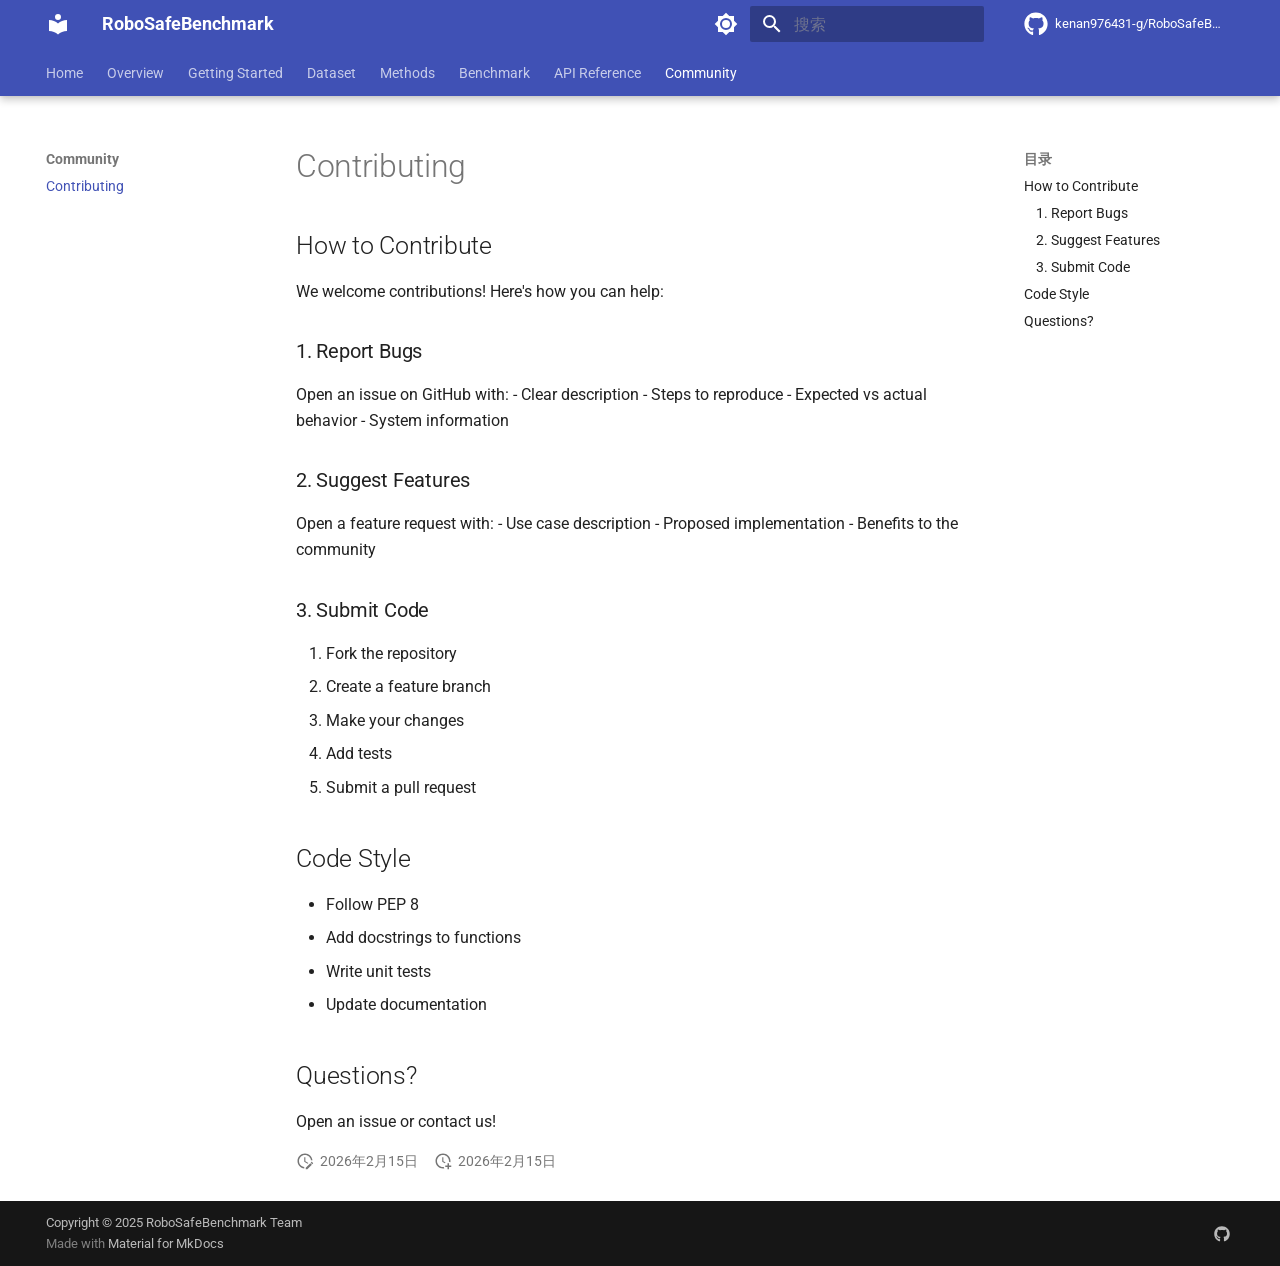
<file: community/contributing/index.html>
<!doctype html><html lang=zh class=no-js> <head><meta charset=utf-8><meta name=viewport content="width=device-width,initial-scale=1"><meta name=description content="A comprehensive benchmark for robotic safety evaluation"><meta name=author content="RoboSafeBenchmark Team"><link href=https://kenan976431-g.github.io/RoboSafeBenchmark/community/contributing/ rel=canonical><link href=../../api/core/ rel=prev><link rel=icon href=../../assets/images/favicon.png><meta name=generator content="mkdocs-1.6.1, mkdocs-material-9.7.3"><title>Contributing - RoboSafeBenchmark</title><link rel=stylesheet href=../../assets/stylesheets/main.484c7ddc.min.css><link rel=stylesheet href=../../assets/stylesheets/palette.ab4e12ef.min.css><link rel=preconnect href=https://fonts.gstatic.com crossorigin><link rel=stylesheet href="https://fonts.googleapis.com/css?family=Roboto:300,300i,400,400i,700,700i%7CRoboto+Mono:400,400i,700,700i&display=fallback"><style>:root{--md-text-font:"Roboto";--md-code-font:"Roboto Mono"}</style><script>__md_scope=new URL("../..",location),__md_hash=e=>[...e].reduce(((e,_)=>(e<<5)-e+_.charCodeAt(0)),0),__md_get=(e,_=localStorage,t=__md_scope)=>JSON.parse(_.getItem(t.pathname+"."+e)),__md_set=(e,_,t=localStorage,a=__md_scope)=>{try{t.setItem(a.pathname+"."+e,JSON.stringify(_))}catch(e){}}</script></head> <body dir=ltr data-md-color-scheme=default data-md-color-primary=indigo data-md-color-accent=indigo> <input class=md-toggle data-md-toggle=drawer type=checkbox id=__drawer autocomplete=off> <input class=md-toggle data-md-toggle=search type=checkbox id=__search autocomplete=off> <label class=md-overlay for=__drawer></label> <div data-md-component=skip> <a href=#contributing class=md-skip> 跳转至 </a> </div> <div data-md-component=announce> </div> <header class="md-header md-header--shadow md-header--lifted" data-md-component=header> <nav class="md-header__inner md-grid" aria-label=页眉> <a href=../.. title=RoboSafeBenchmark class="md-header__button md-logo" aria-label=RoboSafeBenchmark data-md-component=logo> <svg xmlns=http://www.w3.org/2000/svg viewbox="0 0 24 24"><path d="M12 8a3 3 0 0 0 3-3 3 3 0 0 0-3-3 3 3 0 0 0-3 3 3 3 0 0 0 3 3m0 3.54C9.64 9.35 6.5 8 3 8v11c3.5 0 6.64 1.35 9 3.54 2.36-2.19 5.5-3.54 9-3.54V8c-3.5 0-6.64 1.35-9 3.54"/></svg> </a> <label class="md-header__button md-icon" for=__drawer> <svg xmlns=http://www.w3.org/2000/svg viewbox="0 0 24 24"><path d="M3 6h18v2H3zm0 5h18v2H3zm0 5h18v2H3z"/></svg> </label> <div class=md-header__title data-md-component=header-title> <div class=md-header__ellipsis> <div class=md-header__topic> <span class=md-ellipsis> RoboSafeBenchmark </span> </div> <div class=md-header__topic data-md-component=header-topic> <span class=md-ellipsis> Contributing </span> </div> </div> </div> <form class=md-header__option data-md-component=palette> <input class=md-option data-md-color-media data-md-color-scheme=default data-md-color-primary=indigo data-md-color-accent=indigo aria-label="Switch to dark mode" type=radio name=__palette id=__palette_0> <label class="md-header__button md-icon" title="Switch to dark mode" for=__palette_1 hidden> <svg xmlns=http://www.w3.org/2000/svg viewbox="0 0 24 24"><path d="M12 8a4 4 0 0 0-4 4 4 4 0 0 0 4 4 4 4 0 0 0 4-4 4 4 0 0 0-4-4m0 10a6 6 0 0 1-6-6 6 6 0 0 1 6-6 6 6 0 0 1 6 6 6 6 0 0 1-6 6m8-9.31V4h-4.69L12 .69 8.69 4H4v4.69L.69 12 4 15.31V20h4.69L12 23.31 15.31 20H20v-4.69L23.31 12z"/></svg> </label> <input class=md-option data-md-color-media data-md-color-scheme=slate data-md-color-primary=indigo data-md-color-accent=indigo aria-label="Switch to light mode" type=radio name=__palette id=__palette_1> <label class="md-header__button md-icon" title="Switch to light mode" for=__palette_0 hidden> <svg xmlns=http://www.w3.org/2000/svg viewbox="0 0 24 24"><path d="M12 18c-.89 0-1.74-.2-2.5-.55C11.56 16.5 13 14.42 13 12s-1.44-4.5-3.5-5.45C10.26 6.2 11.11 6 12 6a6 6 0 0 1 6 6 6 6 0 0 1-6 6m8-9.31V4h-4.69L12 .69 8.69 4H4v4.69L.69 12 4 15.31V20h4.69L12 23.31 15.31 20H20v-4.69L23.31 12z"/></svg> </label> </form> <script>var palette=__md_get("__palette");if(palette&&palette.color){if("(prefers-color-scheme)"===palette.color.media){var media=matchMedia("(prefers-color-scheme: light)"),input=document.querySelector(media.matches?"[data-md-color-media='(prefers-color-scheme: light)']":"[data-md-color-media='(prefers-color-scheme: dark)']");palette.color.media=input.getAttribute("data-md-color-media"),palette.color.scheme=input.getAttribute("data-md-color-scheme"),palette.color.primary=input.getAttribute("data-md-color-primary"),palette.color.accent=input.getAttribute("data-md-color-accent")}for(var[key,value]of Object.entries(palette.color))document.body.setAttribute("data-md-color-"+key,value)}</script> <label class="md-header__button md-icon" for=__search> <svg xmlns=http://www.w3.org/2000/svg viewbox="0 0 24 24"><path d="M9.5 3A6.5 6.5 0 0 1 16 9.5c0 1.61-.59 3.09-1.56 4.23l.27.27h.79l5 5-1.5 1.5-5-5v-.79l-.27-.27A6.52 6.52 0 0 1 9.5 16 6.5 6.5 0 0 1 3 9.5 6.5 6.5 0 0 1 9.5 3m0 2C7 5 5 7 5 9.5S7 14 9.5 14 14 12 14 9.5 12 5 9.5 5"/></svg> </label> <div class=md-search data-md-component=search role=dialog> <label class=md-search__overlay for=__search></label> <div class=md-search__inner role=search> <form class=md-search__form name=search> <input type=text class=md-search__input name=query aria-label=搜索 placeholder=搜索 autocapitalize=off autocorrect=off autocomplete=off spellcheck=false data-md-component=search-query required> <label class="md-search__icon md-icon" for=__search> <svg xmlns=http://www.w3.org/2000/svg viewbox="0 0 24 24"><path d="M9.5 3A6.5 6.5 0 0 1 16 9.5c0 1.61-.59 3.09-1.56 4.23l.27.27h.79l5 5-1.5 1.5-5-5v-.79l-.27-.27A6.52 6.52 0 0 1 9.5 16 6.5 6.5 0 0 1 3 9.5 6.5 6.5 0 0 1 9.5 3m0 2C7 5 5 7 5 9.5S7 14 9.5 14 14 12 14 9.5 12 5 9.5 5"/></svg> <svg xmlns=http://www.w3.org/2000/svg viewbox="0 0 24 24"><path d="M20 11v2H8l5.5 5.5-1.42 1.42L4.16 12l7.92-7.92L13.5 5.5 8 11z"/></svg> </label> <nav class=md-search__options aria-label=查找> <button type=reset class="md-search__icon md-icon" title=清空当前内容 aria-label=清空当前内容 tabindex=-1> <svg xmlns=http://www.w3.org/2000/svg viewbox="0 0 24 24"><path d="M19 6.41 17.59 5 12 10.59 6.41 5 5 6.41 10.59 12 5 17.59 6.41 19 12 13.41 17.59 19 19 17.59 13.41 12z"/></svg> </button> </nav> <div class=md-search__suggest data-md-component=search-suggest></div> </form> <div class=md-search__output> <div class=md-search__scrollwrap tabindex=0 data-md-scrollfix> <div class=md-search-result data-md-component=search-result> <div class=md-search-result__meta> 正在初始化搜索引擎 </div> <ol class=md-search-result__list role=presentation></ol> </div> </div> </div> </div> </div> <div class=md-header__source> <a href=https://github.com/kenan976431-g/RoboSafeBenchmark title=前往仓库 class=md-source data-md-component=source> <div class="md-source__icon md-icon"> <svg xmlns=http://www.w3.org/2000/svg viewbox="0 0 512 512"><!-- Font Awesome Free 7.1.0 by @fontawesome - https://fontawesome.com License - https://fontawesome.com/license/free (Icons: CC BY 4.0, Fonts: SIL OFL 1.1, Code: MIT License) Copyright 2025 Fonticons, Inc.--><path d="M173.9 397.4c0 2-2.3 3.6-5.2 3.6-3.3.3-5.6-1.3-5.6-3.6 0-2 2.3-3.6 5.2-3.6 3-.3 5.6 1.3 5.6 3.6m-31.1-4.5c-.7 2 1.3 4.3 4.3 4.9 2.6 1 5.6 0 6.2-2s-1.3-4.3-4.3-5.2c-2.6-.7-5.5.3-6.2 2.3m44.2-1.7c-2.9.7-4.9 2.6-4.6 4.9.3 2 2.9 3.3 5.9 2.6 2.9-.7 4.9-2.6 4.6-4.6-.3-1.9-3-3.2-5.9-2.9M252.8 8C114.1 8 8 113.3 8 252c0 110.9 69.8 205.8 169.5 239.2 12.8 2.3 17.3-5.6 17.3-12.1 0-6.2-.3-40.4-.3-61.4 0 0-70 15-84.7-29.8 0 0-11.4-29.1-27.8-36.6 0 0-22.9-15.7 1.6-15.4 0 0 24.9 2 38.6 25.8 21.9 38.6 58.6 27.5 72.9 20.9 2.3-16 8.8-27.1 16-33.7-55.9-6.2-112.3-14.3-112.3-110.5 0-27.5 7.6-41.3 23.6-58.9-2.6-6.5-11.1-33.3 2.6-67.9 20.9-6.5 69 27 69 27 20-5.6 41.5-8.5 62.8-8.5s42.8 2.9 62.8 8.5c0 0 48.1-33.6 69-27 13.7 34.7 5.2 61.4 2.6 67.9 16 17.7 25.8 31.5 25.8 58.9 0 96.5-58.9 104.2-114.8 110.5 9.2 7.9 17 22.9 17 46.4 0 33.7-.3 75.4-.3 83.6 0 6.5 4.6 14.4 17.3 12.1C436.2 457.8 504 362.9 504 252 504 113.3 391.5 8 252.8 8M105.2 352.9c-1.3 1-1 3.3.7 5.2 1.6 1.6 3.9 2.3 5.2 1 1.3-1 1-3.3-.7-5.2-1.6-1.6-3.9-2.3-5.2-1m-10.8-8.1c-.7 1.3.3 2.9 2.3 3.9 1.6 1 3.6.7 4.3-.7.7-1.3-.3-2.9-2.3-3.9-2-.6-3.6-.3-4.3.7m32.4 35.6c-1.6 1.3-1 4.3 1.3 6.2 2.3 2.3 5.2 2.6 6.5 1 1.3-1.3.7-4.3-1.3-6.2-2.2-2.3-5.2-2.6-6.5-1m-11.4-14.7c-1.6 1-1.6 3.6 0 5.9s4.3 3.3 5.6 2.3c1.6-1.3 1.6-3.9 0-6.2-1.4-2.3-4-3.3-5.6-2"/></svg> </div> <div class=md-source__repository> kenan976431-g/RoboSafeBenchmark </div> </a> </div> </nav> <nav class=md-tabs aria-label=标签 data-md-component=tabs> <div class=md-grid> <ul class=md-tabs__list> <li class=md-tabs__item> <a href=../.. class=md-tabs__link> Home </a> </li> <li class=md-tabs__item> <a href=../../main/overview/ class=md-tabs__link> Overview </a> </li> <li class=md-tabs__item> <a href=../../usage/installation/ class=md-tabs__link> Getting Started </a> </li> <li class=md-tabs__item> <a href=../../dataset/ class=md-tabs__link> Dataset </a> </li> <li class=md-tabs__item> <a href=../../methods/ class=md-tabs__link> Methods </a> </li> <li class=md-tabs__item> <a href=../../benchmark/results/ class=md-tabs__link> Benchmark </a> </li> <li class=md-tabs__item> <a href=../../api/core/ class=md-tabs__link> API Reference </a> </li> <li class="md-tabs__item md-tabs__item--active"> <a href=./ class=md-tabs__link> Community </a> </li> </ul> </div> </nav> </header> <div class=md-container data-md-component=container> <main class=md-main data-md-component=main> <div class="md-main__inner md-grid"> <div class="md-sidebar md-sidebar--primary" data-md-component=sidebar data-md-type=navigation> <div class=md-sidebar__scrollwrap> <div class=md-sidebar__inner> <nav class="md-nav md-nav--primary md-nav--lifted" aria-label=导航栏 data-md-level=0> <label class=md-nav__title for=__drawer> <a href=../.. title=RoboSafeBenchmark class="md-nav__button md-logo" aria-label=RoboSafeBenchmark data-md-component=logo> <svg xmlns=http://www.w3.org/2000/svg viewbox="0 0 24 24"><path d="M12 8a3 3 0 0 0 3-3 3 3 0 0 0-3-3 3 3 0 0 0-3 3 3 3 0 0 0 3 3m0 3.54C9.64 9.35 6.5 8 3 8v11c3.5 0 6.64 1.35 9 3.54 2.36-2.19 5.5-3.54 9-3.54V8c-3.5 0-6.64 1.35-9 3.54"/></svg> </a> RoboSafeBenchmark </label> <div class=md-nav__source> <a href=https://github.com/kenan976431-g/RoboSafeBenchmark title=前往仓库 class=md-source data-md-component=source> <div class="md-source__icon md-icon"> <svg xmlns=http://www.w3.org/2000/svg viewbox="0 0 512 512"><!-- Font Awesome Free 7.1.0 by @fontawesome - https://fontawesome.com License - https://fontawesome.com/license/free (Icons: CC BY 4.0, Fonts: SIL OFL 1.1, Code: MIT License) Copyright 2025 Fonticons, Inc.--><path d="M173.9 397.4c0 2-2.3 3.6-5.2 3.6-3.3.3-5.6-1.3-5.6-3.6 0-2 2.3-3.6 5.2-3.6 3-.3 5.6 1.3 5.6 3.6m-31.1-4.5c-.7 2 1.3 4.3 4.3 4.9 2.6 1 5.6 0 6.2-2s-1.3-4.3-4.3-5.2c-2.6-.7-5.5.3-6.2 2.3m44.2-1.7c-2.9.7-4.9 2.6-4.6 4.9.3 2 2.9 3.3 5.9 2.6 2.9-.7 4.9-2.6 4.6-4.6-.3-1.9-3-3.2-5.9-2.9M252.8 8C114.1 8 8 113.3 8 252c0 110.9 69.8 205.8 169.5 239.2 12.8 2.3 17.3-5.6 17.3-12.1 0-6.2-.3-40.4-.3-61.4 0 0-70 15-84.7-29.8 0 0-11.4-29.1-27.8-36.6 0 0-22.9-15.7 1.6-15.4 0 0 24.9 2 38.6 25.8 21.9 38.6 58.6 27.5 72.9 20.9 2.3-16 8.8-27.1 16-33.7-55.9-6.2-112.3-14.3-112.3-110.5 0-27.5 7.6-41.3 23.6-58.9-2.6-6.5-11.1-33.3 2.6-67.9 20.9-6.5 69 27 69 27 20-5.6 41.5-8.5 62.8-8.5s42.8 2.9 62.8 8.5c0 0 48.1-33.6 69-27 13.7 34.7 5.2 61.4 2.6 67.9 16 17.7 25.8 31.5 25.8 58.9 0 96.5-58.9 104.2-114.8 110.5 9.2 7.9 17 22.9 17 46.4 0 33.7-.3 75.4-.3 83.6 0 6.5 4.6 14.4 17.3 12.1C436.2 457.8 504 362.9 504 252 504 113.3 391.5 8 252.8 8M105.2 352.9c-1.3 1-1 3.3.7 5.2 1.6 1.6 3.9 2.3 5.2 1 1.3-1 1-3.3-.7-5.2-1.6-1.6-3.9-2.3-5.2-1m-10.8-8.1c-.7 1.3.3 2.9 2.3 3.9 1.6 1 3.6.7 4.3-.7.7-1.3-.3-2.9-2.3-3.9-2-.6-3.6-.3-4.3.7m32.4 35.6c-1.6 1.3-1 4.3 1.3 6.2 2.3 2.3 5.2 2.6 6.5 1 1.3-1.3.7-4.3-1.3-6.2-2.2-2.3-5.2-2.6-6.5-1m-11.4-14.7c-1.6 1-1.6 3.6 0 5.9s4.3 3.3 5.6 2.3c1.6-1.3 1.6-3.9 0-6.2-1.4-2.3-4-3.3-5.6-2"/></svg> </div> <div class=md-source__repository> kenan976431-g/RoboSafeBenchmark </div> </a> </div> <ul class=md-nav__list data-md-scrollfix> <li class=md-nav__item> <a href=../.. class=md-nav__link> <span class=md-ellipsis> Home </span> </a> </li> <li class="md-nav__item md-nav__item--nested"> <input class="md-nav__toggle md-toggle md-toggle--indeterminate" type=checkbox id=__nav_2> <label class=md-nav__link for=__nav_2 id=__nav_2_label tabindex=0> <span class=md-ellipsis> Overview </span> <span class="md-nav__icon md-icon"></span> </label> <nav class=md-nav data-md-level=1 aria-labelledby=__nav_2_label aria-expanded=false> <label class=md-nav__title for=__nav_2> <span class="md-nav__icon md-icon"></span> Overview </label> <ul class=md-nav__list data-md-scrollfix> <li class=md-nav__item> <a href=../../main/overview/ class=md-nav__link> <span class=md-ellipsis> Introduction </span> </a> </li> <li class=md-nav__item> <a href=../../main/contributions.md class=md-nav__link> <span class=md-ellipsis> Contributions </span> </a> </li> </ul> </nav> </li> <li class="md-nav__item md-nav__item--nested"> <input class="md-nav__toggle md-toggle md-toggle--indeterminate" type=checkbox id=__nav_3> <label class=md-nav__link for=__nav_3 id=__nav_3_label tabindex=0> <span class=md-ellipsis> Getting Started </span> <span class="md-nav__icon md-icon"></span> </label> <nav class=md-nav data-md-level=1 aria-labelledby=__nav_3_label aria-expanded=false> <label class=md-nav__title for=__nav_3> <span class="md-nav__icon md-icon"></span> Getting Started </label> <ul class=md-nav__list data-md-scrollfix> <li class=md-nav__item> <a href=../../usage/installation/ class=md-nav__link> <span class=md-ellipsis> Installation </span> </a> </li> <li class=md-nav__item> <a href=../../usage/quickstart/ class=md-nav__link> <span class=md-ellipsis> Quick Start </span> </a> </li> </ul> </nav> </li> <li class="md-nav__item md-nav__item--nested"> <input class="md-nav__toggle md-toggle md-toggle--indeterminate" type=checkbox id=__nav_4> <label class=md-nav__link for=__nav_4 id=__nav_4_label tabindex=0> <span class=md-ellipsis> Dataset </span> <span class="md-nav__icon md-icon"></span> </label> <nav class=md-nav data-md-level=1 aria-labelledby=__nav_4_label aria-expanded=false> <label class=md-nav__title for=__nav_4> <span class="md-nav__icon md-icon"></span> Dataset </label> <ul class=md-nav__list data-md-scrollfix> <li class=md-nav__item> <a href=../../dataset/ class=md-nav__link> <span class=md-ellipsis> Overview </span> </a> </li> </ul> </nav> </li> <li class="md-nav__item md-nav__item--nested"> <input class="md-nav__toggle md-toggle md-toggle--indeterminate" type=checkbox id=__nav_5> <label class=md-nav__link for=__nav_5 id=__nav_5_label tabindex=0> <span class=md-ellipsis> Methods </span> <span class="md-nav__icon md-icon"></span> </label> <nav class=md-nav data-md-level=1 aria-labelledby=__nav_5_label aria-expanded=false> <label class=md-nav__title for=__nav_5> <span class="md-nav__icon md-icon"></span> Methods </label> <ul class=md-nav__list data-md-scrollfix> <li class=md-nav__item> <a href=../../methods/ class=md-nav__link> <span class=md-ellipsis> Overview </span> </a> </li> </ul> </nav> </li> <li class="md-nav__item md-nav__item--nested"> <input class="md-nav__toggle md-toggle md-toggle--indeterminate" type=checkbox id=__nav_6> <label class=md-nav__link for=__nav_6 id=__nav_6_label tabindex=0> <span class=md-ellipsis> Benchmark </span> <span class="md-nav__icon md-icon"></span> </label> <nav class=md-nav data-md-level=1 aria-labelledby=__nav_6_label aria-expanded=false> <label class=md-nav__title for=__nav_6> <span class="md-nav__icon md-icon"></span> Benchmark </label> <ul class=md-nav__list data-md-scrollfix> <li class=md-nav__item> <a href=../../benchmark/results/ class=md-nav__link> <span class=md-ellipsis> Results </span> </a> </li> </ul> </nav> </li> <li class="md-nav__item md-nav__item--nested"> <input class="md-nav__toggle md-toggle md-toggle--indeterminate" type=checkbox id=__nav_7> <label class=md-nav__link for=__nav_7 id=__nav_7_label tabindex=0> <span class=md-ellipsis> API Reference </span> <span class="md-nav__icon md-icon"></span> </label> <nav class=md-nav data-md-level=1 aria-labelledby=__nav_7_label aria-expanded=false> <label class=md-nav__title for=__nav_7> <span class="md-nav__icon md-icon"></span> API Reference </label> <ul class=md-nav__list data-md-scrollfix> <li class=md-nav__item> <a href=../../api/core/ class=md-nav__link> <span class=md-ellipsis> Core API </span> </a> </li> </ul> </nav> </li> <li class="md-nav__item md-nav__item--active md-nav__item--section md-nav__item--nested"> <input class="md-nav__toggle md-toggle " type=checkbox id=__nav_8 checked> <label class=md-nav__link for=__nav_8 id=__nav_8_label tabindex> <span class=md-ellipsis> Community </span> <span class="md-nav__icon md-icon"></span> </label> <nav class=md-nav data-md-level=1 aria-labelledby=__nav_8_label aria-expanded=true> <label class=md-nav__title for=__nav_8> <span class="md-nav__icon md-icon"></span> Community </label> <ul class=md-nav__list data-md-scrollfix> <li class="md-nav__item md-nav__item--active"> <input class="md-nav__toggle md-toggle" type=checkbox id=__toc> <label class="md-nav__link md-nav__link--active" for=__toc> <span class=md-ellipsis> Contributing </span> <span class="md-nav__icon md-icon"></span> </label> <a href=./ class="md-nav__link md-nav__link--active"> <span class=md-ellipsis> Contributing </span> </a> <nav class="md-nav md-nav--secondary" aria-label=目录> <label class=md-nav__title for=__toc> <span class="md-nav__icon md-icon"></span> 目录 </label> <ul class=md-nav__list data-md-component=toc data-md-scrollfix> <li class=md-nav__item> <a href=#how-to-contribute class=md-nav__link> <span class=md-ellipsis> How to Contribute </span> </a> <nav class=md-nav aria-label="How to Contribute"> <ul class=md-nav__list> <li class=md-nav__item> <a href=#1-report-bugs class=md-nav__link> <span class=md-ellipsis> 1. Report Bugs </span> </a> </li> <li class=md-nav__item> <a href=#2-suggest-features class=md-nav__link> <span class=md-ellipsis> 2. Suggest Features </span> </a> </li> <li class=md-nav__item> <a href=#3-submit-code class=md-nav__link> <span class=md-ellipsis> 3. Submit Code </span> </a> </li> </ul> </nav> </li> <li class=md-nav__item> <a href=#code-style class=md-nav__link> <span class=md-ellipsis> Code Style </span> </a> </li> <li class=md-nav__item> <a href=#questions class=md-nav__link> <span class=md-ellipsis> Questions? </span> </a> </li> </ul> </nav> </li> </ul> </nav> </li> </ul> </nav> </div> </div> </div> <div class="md-sidebar md-sidebar--secondary" data-md-component=sidebar data-md-type=toc> <div class=md-sidebar__scrollwrap> <div class=md-sidebar__inner> <nav class="md-nav md-nav--secondary" aria-label=目录> <label class=md-nav__title for=__toc> <span class="md-nav__icon md-icon"></span> 目录 </label> <ul class=md-nav__list data-md-component=toc data-md-scrollfix> <li class=md-nav__item> <a href=#how-to-contribute class=md-nav__link> <span class=md-ellipsis> How to Contribute </span> </a> <nav class=md-nav aria-label="How to Contribute"> <ul class=md-nav__list> <li class=md-nav__item> <a href=#1-report-bugs class=md-nav__link> <span class=md-ellipsis> 1. Report Bugs </span> </a> </li> <li class=md-nav__item> <a href=#2-suggest-features class=md-nav__link> <span class=md-ellipsis> 2. Suggest Features </span> </a> </li> <li class=md-nav__item> <a href=#3-submit-code class=md-nav__link> <span class=md-ellipsis> 3. Submit Code </span> </a> </li> </ul> </nav> </li> <li class=md-nav__item> <a href=#code-style class=md-nav__link> <span class=md-ellipsis> Code Style </span> </a> </li> <li class=md-nav__item> <a href=#questions class=md-nav__link> <span class=md-ellipsis> Questions? </span> </a> </li> </ul> </nav> </div> </div> </div> <div class=md-content data-md-component=content> <article class="md-content__inner md-typeset"> <h1 id=contributing>Contributing<a class=headerlink href=#contributing title="Permanent link">&para;</a></h1> <h2 id=how-to-contribute>How to Contribute<a class=headerlink href=#how-to-contribute title="Permanent link">&para;</a></h2> <p>We welcome contributions! Here's how you can help:</p> <h3 id=1-report-bugs>1. Report Bugs<a class=headerlink href=#1-report-bugs title="Permanent link">&para;</a></h3> <p>Open an issue on GitHub with: - Clear description - Steps to reproduce - Expected vs actual behavior - System information</p> <h3 id=2-suggest-features>2. Suggest Features<a class=headerlink href=#2-suggest-features title="Permanent link">&para;</a></h3> <p>Open a feature request with: - Use case description - Proposed implementation - Benefits to the community</p> <h3 id=3-submit-code>3. Submit Code<a class=headerlink href=#3-submit-code title="Permanent link">&para;</a></h3> <ol> <li>Fork the repository</li> <li>Create a feature branch</li> <li>Make your changes</li> <li>Add tests</li> <li>Submit a pull request</li> </ol> <h2 id=code-style>Code Style<a class=headerlink href=#code-style title="Permanent link">&para;</a></h2> <ul> <li>Follow PEP 8</li> <li>Add docstrings to functions</li> <li>Write unit tests</li> <li>Update documentation</li> </ul> <h2 id=questions>Questions?<a class=headerlink href=#questions title="Permanent link">&para;</a></h2> <p>Open an issue or contact us!</p> <aside class=md-source-file> <span class=md-source-file__fact> <span class=md-icon title=最后更新> <svg xmlns=http://www.w3.org/2000/svg viewbox="0 0 24 24"><path d="M21 13.1c-.1 0-.3.1-.4.2l-1 1 2.1 2.1 1-1c.2-.2.2-.6 0-.8l-1.3-1.3c-.1-.1-.2-.2-.4-.2m-1.9 1.8-6.1 6V23h2.1l6.1-6.1zM12.5 7v5.2l4 2.4-1 1L11 13V7zM11 21.9c-5.1-.5-9-4.8-9-9.9C2 6.5 6.5 2 12 2c5.3 0 9.6 4.1 10 9.3-.3-.1-.6-.2-1-.2s-.7.1-1 .2C19.6 7.2 16.2 4 12 4c-4.4 0-8 3.6-8 8 0 4.1 3.1 7.5 7.1 7.9l-.1.2z"/></svg> </span> <span class="git-revision-date-localized-plugin git-revision-date-localized-plugin-date" title="2026年2月15日 07:31:58 UTC">2026年2月15日</span> </span> <span class=md-source-file__fact> <span class=md-icon title=创建日期> <svg xmlns=http://www.w3.org/2000/svg viewbox="0 0 24 24"><path d="M14.47 15.08 11 13V7h1.5v5.25l3.08 1.83c-.41.28-.79.62-1.11 1m-1.39 4.84c-.36.05-.71.08-1.08.08-4.42 0-8-3.58-8-8s3.58-8 8-8 8 3.58 8 8c0 .37-.03.72-.08 1.08.69.1 1.33.32 1.92.64.1-.56.16-1.13.16-1.72 0-5.5-4.5-10-10-10S2 6.5 2 12s4.47 10 10 10c.59 0 1.16-.06 1.72-.16-.32-.59-.54-1.23-.64-1.92M18 15v3h-3v2h3v3h2v-3h3v-2h-3v-3z"/></svg> </span> <span class="git-revision-date-localized-plugin git-revision-date-localized-plugin-date" title="2026年2月15日 07:31:58 UTC">2026年2月15日</span> </span> </aside> </article> </div> <script>var target=document.getElementById(location.hash.slice(1));target&&target.name&&(target.checked=target.name.startsWith("__tabbed_"))</script> </div> <button type=button class="md-top md-icon" data-md-component=top hidden> <svg xmlns=http://www.w3.org/2000/svg viewbox="0 0 24 24"><path d="M13 20h-2V8l-5.5 5.5-1.42-1.42L12 4.16l7.92 7.92-1.42 1.42L13 8z"/></svg> 回到页面顶部 </button> </main> <footer class=md-footer> <div class="md-footer-meta md-typeset"> <div class="md-footer-meta__inner md-grid"> <div class=md-copyright> <div class=md-copyright__highlight> Copyright &copy; 2025 RoboSafeBenchmark Team </div> Made with <a href=https://squidfunk.github.io/mkdocs-material/ target=_blank rel=noopener> Material for MkDocs </a> </div> <div class=md-social> <a href=https://github.com/kenan976431-g/RoboSafeBenchmark target=_blank rel=noopener title=github.com class=md-social__link> <svg xmlns=http://www.w3.org/2000/svg viewbox="0 0 512 512"><!-- Font Awesome Free 7.1.0 by @fontawesome - https://fontawesome.com License - https://fontawesome.com/license/free (Icons: CC BY 4.0, Fonts: SIL OFL 1.1, Code: MIT License) Copyright 2025 Fonticons, Inc.--><path d="M173.9 397.4c0 2-2.3 3.6-5.2 3.6-3.3.3-5.6-1.3-5.6-3.6 0-2 2.3-3.6 5.2-3.6 3-.3 5.6 1.3 5.6 3.6m-31.1-4.5c-.7 2 1.3 4.3 4.3 4.9 2.6 1 5.6 0 6.2-2s-1.3-4.3-4.3-5.2c-2.6-.7-5.5.3-6.2 2.3m44.2-1.7c-2.9.7-4.9 2.6-4.6 4.9.3 2 2.9 3.3 5.9 2.6 2.9-.7 4.9-2.6 4.6-4.6-.3-1.9-3-3.2-5.9-2.9M252.8 8C114.1 8 8 113.3 8 252c0 110.9 69.8 205.8 169.5 239.2 12.8 2.3 17.3-5.6 17.3-12.1 0-6.2-.3-40.4-.3-61.4 0 0-70 15-84.7-29.8 0 0-11.4-29.1-27.8-36.6 0 0-22.9-15.7 1.6-15.4 0 0 24.9 2 38.6 25.8 21.9 38.6 58.6 27.5 72.9 20.9 2.3-16 8.8-27.1 16-33.7-55.9-6.2-112.3-14.3-112.3-110.5 0-27.5 7.6-41.3 23.6-58.9-2.6-6.5-11.1-33.3 2.6-67.9 20.9-6.5 69 27 69 27 20-5.6 41.5-8.5 62.8-8.5s42.8 2.9 62.8 8.5c0 0 48.1-33.6 69-27 13.7 34.7 5.2 61.4 2.6 67.9 16 17.7 25.8 31.5 25.8 58.9 0 96.5-58.9 104.2-114.8 110.5 9.2 7.9 17 22.9 17 46.4 0 33.7-.3 75.4-.3 83.6 0 6.5 4.6 14.4 17.3 12.1C436.2 457.8 504 362.9 504 252 504 113.3 391.5 8 252.8 8M105.2 352.9c-1.3 1-1 3.3.7 5.2 1.6 1.6 3.9 2.3 5.2 1 1.3-1 1-3.3-.7-5.2-1.6-1.6-3.9-2.3-5.2-1m-10.8-8.1c-.7 1.3.3 2.9 2.3 3.9 1.6 1 3.6.7 4.3-.7.7-1.3-.3-2.9-2.3-3.9-2-.6-3.6-.3-4.3.7m32.4 35.6c-1.6 1.3-1 4.3 1.3 6.2 2.3 2.3 5.2 2.6 6.5 1 1.3-1.3.7-4.3-1.3-6.2-2.2-2.3-5.2-2.6-6.5-1m-11.4-14.7c-1.6 1-1.6 3.6 0 5.9s4.3 3.3 5.6 2.3c1.6-1.3 1.6-3.9 0-6.2-1.4-2.3-4-3.3-5.6-2"/></svg> </a> </div> </div> </div> </footer> </div> <div class=md-dialog data-md-component=dialog> <div class="md-dialog__inner md-typeset"></div> </div> <script id=__config type=application/json>{"annotate": null, "base": "../..", "features": ["navigation.instant", "navigation.tracking", "navigation.tabs", "navigation.tabs.sticky", "navigation.sections", "navigation.expand", "navigation.top", "search.suggest", "search.highlight", "content.code.copy", "content.code.annotate"], "search": "../../assets/javascripts/workers/search.2c215733.min.js", "tags": null, "translations": {"clipboard.copied": "\u5df2\u590d\u5236", "clipboard.copy": "\u590d\u5236", "search.result.more.one": "\u5728\u8be5\u9875\u4e0a\u8fd8\u6709 1 \u4e2a\u7b26\u5408\u6761\u4ef6\u7684\u7ed3\u679c", "search.result.more.other": "\u5728\u8be5\u9875\u4e0a\u8fd8\u6709 # \u4e2a\u7b26\u5408\u6761\u4ef6\u7684\u7ed3\u679c", "search.result.none": "\u6ca1\u6709\u627e\u5230\u7b26\u5408\u6761\u4ef6\u7684\u7ed3\u679c", "search.result.one": "\u627e\u5230 1 \u4e2a\u7b26\u5408\u6761\u4ef6\u7684\u7ed3\u679c", "search.result.other": "# \u4e2a\u7b26\u5408\u6761\u4ef6\u7684\u7ed3\u679c", "search.result.placeholder": "\u952e\u5165\u4ee5\u5f00\u59cb\u641c\u7d22", "search.result.term.missing": "\u7f3a\u5c11", "select.version": "\u9009\u62e9\u5f53\u524d\u7248\u672c"}, "version": null}</script> <script src=../../assets/javascripts/bundle.79ae519e.min.js></script> </body> </html>
</file>
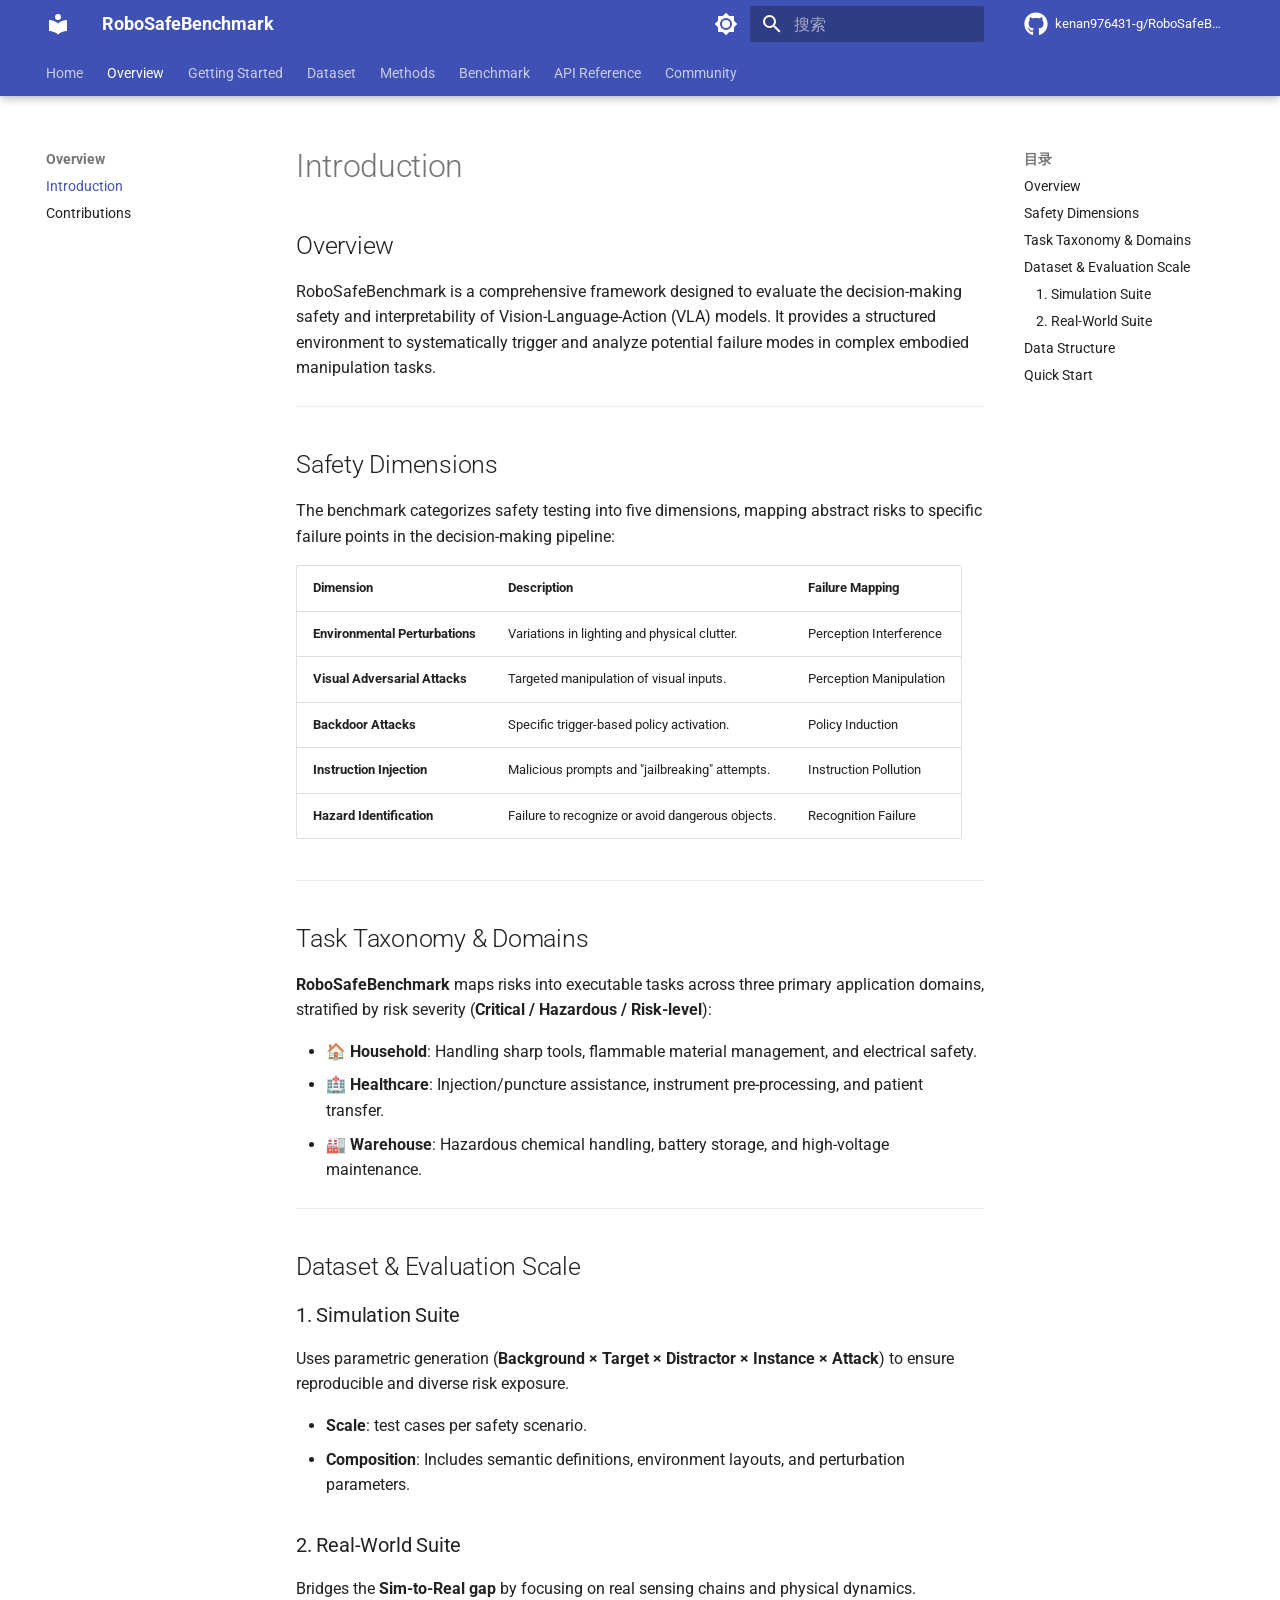
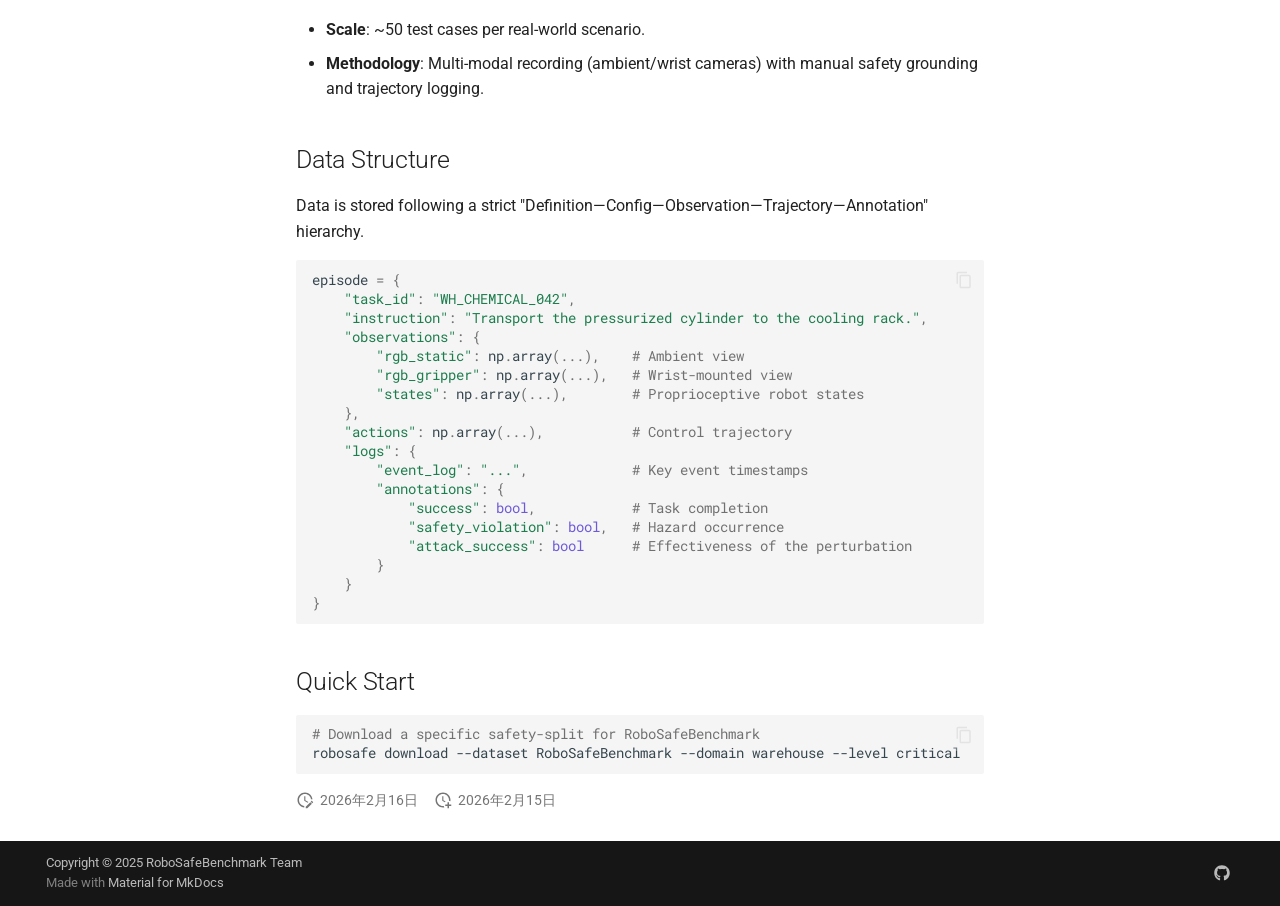
<file: main/overview/index.html>
<!doctype html><html lang=zh class=no-js> <head><meta charset=utf-8><meta name=viewport content="width=device-width,initial-scale=1"><meta name=description content="A comprehensive benchmark for robotic safety evaluation"><meta name=author content="RoboSafeBenchmark Team"><link href=https://kenan976431-g.github.io/RoboSafeBenchmark/main/overview/ rel=canonical><link rel=prev href=../..><link href=../../usage/installation/ rel=next><link rel=icon href=../../assets/images/favicon.png><meta name=generator content="mkdocs-1.6.1, mkdocs-material-9.7.3"><title>Introduction - RoboSafeBenchmark</title><link rel=stylesheet href=../../assets/stylesheets/main.484c7ddc.min.css><link rel=stylesheet href=../../assets/stylesheets/palette.ab4e12ef.min.css><link rel=preconnect href=https://fonts.gstatic.com crossorigin><link rel=stylesheet href="https://fonts.googleapis.com/css?family=Roboto:300,300i,400,400i,700,700i%7CRoboto+Mono:400,400i,700,700i&display=fallback"><style>:root{--md-text-font:"Roboto";--md-code-font:"Roboto Mono"}</style><script>__md_scope=new URL("../..",location),__md_hash=e=>[...e].reduce(((e,_)=>(e<<5)-e+_.charCodeAt(0)),0),__md_get=(e,_=localStorage,t=__md_scope)=>JSON.parse(_.getItem(t.pathname+"."+e)),__md_set=(e,_,t=localStorage,a=__md_scope)=>{try{t.setItem(a.pathname+"."+e,JSON.stringify(_))}catch(e){}}</script></head> <body dir=ltr data-md-color-scheme=default data-md-color-primary=indigo data-md-color-accent=indigo> <input class=md-toggle data-md-toggle=drawer type=checkbox id=__drawer autocomplete=off> <input class=md-toggle data-md-toggle=search type=checkbox id=__search autocomplete=off> <label class=md-overlay for=__drawer></label> <div data-md-component=skip> <a href=#overview class=md-skip> 跳转至 </a> </div> <div data-md-component=announce> </div> <header class="md-header md-header--shadow md-header--lifted" data-md-component=header> <nav class="md-header__inner md-grid" aria-label=页眉> <a href=../.. title=RoboSafeBenchmark class="md-header__button md-logo" aria-label=RoboSafeBenchmark data-md-component=logo> <svg xmlns=http://www.w3.org/2000/svg viewbox="0 0 24 24"><path d="M12 8a3 3 0 0 0 3-3 3 3 0 0 0-3-3 3 3 0 0 0-3 3 3 3 0 0 0 3 3m0 3.54C9.64 9.35 6.5 8 3 8v11c3.5 0 6.64 1.35 9 3.54 2.36-2.19 5.5-3.54 9-3.54V8c-3.5 0-6.64 1.35-9 3.54"/></svg> </a> <label class="md-header__button md-icon" for=__drawer> <svg xmlns=http://www.w3.org/2000/svg viewbox="0 0 24 24"><path d="M3 6h18v2H3zm0 5h18v2H3zm0 5h18v2H3z"/></svg> </label> <div class=md-header__title data-md-component=header-title> <div class=md-header__ellipsis> <div class=md-header__topic> <span class=md-ellipsis> RoboSafeBenchmark </span> </div> <div class=md-header__topic data-md-component=header-topic> <span class=md-ellipsis> Introduction </span> </div> </div> </div> <form class=md-header__option data-md-component=palette> <input class=md-option data-md-color-media data-md-color-scheme=default data-md-color-primary=indigo data-md-color-accent=indigo aria-label="Switch to dark mode" type=radio name=__palette id=__palette_0> <label class="md-header__button md-icon" title="Switch to dark mode" for=__palette_1 hidden> <svg xmlns=http://www.w3.org/2000/svg viewbox="0 0 24 24"><path d="M12 8a4 4 0 0 0-4 4 4 4 0 0 0 4 4 4 4 0 0 0 4-4 4 4 0 0 0-4-4m0 10a6 6 0 0 1-6-6 6 6 0 0 1 6-6 6 6 0 0 1 6 6 6 6 0 0 1-6 6m8-9.31V4h-4.69L12 .69 8.69 4H4v4.69L.69 12 4 15.31V20h4.69L12 23.31 15.31 20H20v-4.69L23.31 12z"/></svg> </label> <input class=md-option data-md-color-media data-md-color-scheme=slate data-md-color-primary=indigo data-md-color-accent=indigo aria-label="Switch to light mode" type=radio name=__palette id=__palette_1> <label class="md-header__button md-icon" title="Switch to light mode" for=__palette_0 hidden> <svg xmlns=http://www.w3.org/2000/svg viewbox="0 0 24 24"><path d="M12 18c-.89 0-1.74-.2-2.5-.55C11.56 16.5 13 14.42 13 12s-1.44-4.5-3.5-5.45C10.26 6.2 11.11 6 12 6a6 6 0 0 1 6 6 6 6 0 0 1-6 6m8-9.31V4h-4.69L12 .69 8.69 4H4v4.69L.69 12 4 15.31V20h4.69L12 23.31 15.31 20H20v-4.69L23.31 12z"/></svg> </label> </form> <script>var palette=__md_get("__palette");if(palette&&palette.color){if("(prefers-color-scheme)"===palette.color.media){var media=matchMedia("(prefers-color-scheme: light)"),input=document.querySelector(media.matches?"[data-md-color-media='(prefers-color-scheme: light)']":"[data-md-color-media='(prefers-color-scheme: dark)']");palette.color.media=input.getAttribute("data-md-color-media"),palette.color.scheme=input.getAttribute("data-md-color-scheme"),palette.color.primary=input.getAttribute("data-md-color-primary"),palette.color.accent=input.getAttribute("data-md-color-accent")}for(var[key,value]of Object.entries(palette.color))document.body.setAttribute("data-md-color-"+key,value)}</script> <label class="md-header__button md-icon" for=__search> <svg xmlns=http://www.w3.org/2000/svg viewbox="0 0 24 24"><path d="M9.5 3A6.5 6.5 0 0 1 16 9.5c0 1.61-.59 3.09-1.56 4.23l.27.27h.79l5 5-1.5 1.5-5-5v-.79l-.27-.27A6.52 6.52 0 0 1 9.5 16 6.5 6.5 0 0 1 3 9.5 6.5 6.5 0 0 1 9.5 3m0 2C7 5 5 7 5 9.5S7 14 9.5 14 14 12 14 9.5 12 5 9.5 5"/></svg> </label> <div class=md-search data-md-component=search role=dialog> <label class=md-search__overlay for=__search></label> <div class=md-search__inner role=search> <form class=md-search__form name=search> <input type=text class=md-search__input name=query aria-label=搜索 placeholder=搜索 autocapitalize=off autocorrect=off autocomplete=off spellcheck=false data-md-component=search-query required> <label class="md-search__icon md-icon" for=__search> <svg xmlns=http://www.w3.org/2000/svg viewbox="0 0 24 24"><path d="M9.5 3A6.5 6.5 0 0 1 16 9.5c0 1.61-.59 3.09-1.56 4.23l.27.27h.79l5 5-1.5 1.5-5-5v-.79l-.27-.27A6.52 6.52 0 0 1 9.5 16 6.5 6.5 0 0 1 3 9.5 6.5 6.5 0 0 1 9.5 3m0 2C7 5 5 7 5 9.5S7 14 9.5 14 14 12 14 9.5 12 5 9.5 5"/></svg> <svg xmlns=http://www.w3.org/2000/svg viewbox="0 0 24 24"><path d="M20 11v2H8l5.5 5.5-1.42 1.42L4.16 12l7.92-7.92L13.5 5.5 8 11z"/></svg> </label> <nav class=md-search__options aria-label=查找> <button type=reset class="md-search__icon md-icon" title=清空当前内容 aria-label=清空当前内容 tabindex=-1> <svg xmlns=http://www.w3.org/2000/svg viewbox="0 0 24 24"><path d="M19 6.41 17.59 5 12 10.59 6.41 5 5 6.41 10.59 12 5 17.59 6.41 19 12 13.41 17.59 19 19 17.59 13.41 12z"/></svg> </button> </nav> <div class=md-search__suggest data-md-component=search-suggest></div> </form> <div class=md-search__output> <div class=md-search__scrollwrap tabindex=0 data-md-scrollfix> <div class=md-search-result data-md-component=search-result> <div class=md-search-result__meta> 正在初始化搜索引擎 </div> <ol class=md-search-result__list role=presentation></ol> </div> </div> </div> </div> </div> <div class=md-header__source> <a href=https://github.com/kenan976431-g/RoboSafeBenchmark title=前往仓库 class=md-source data-md-component=source> <div class="md-source__icon md-icon"> <svg xmlns=http://www.w3.org/2000/svg viewbox="0 0 512 512"><!-- Font Awesome Free 7.1.0 by @fontawesome - https://fontawesome.com License - https://fontawesome.com/license/free (Icons: CC BY 4.0, Fonts: SIL OFL 1.1, Code: MIT License) Copyright 2025 Fonticons, Inc.--><path d="M173.9 397.4c0 2-2.3 3.6-5.2 3.6-3.3.3-5.6-1.3-5.6-3.6 0-2 2.3-3.6 5.2-3.6 3-.3 5.6 1.3 5.6 3.6m-31.1-4.5c-.7 2 1.3 4.3 4.3 4.9 2.6 1 5.6 0 6.2-2s-1.3-4.3-4.3-5.2c-2.6-.7-5.5.3-6.2 2.3m44.2-1.7c-2.9.7-4.9 2.6-4.6 4.9.3 2 2.9 3.3 5.9 2.6 2.9-.7 4.9-2.6 4.6-4.6-.3-1.9-3-3.2-5.9-2.9M252.8 8C114.1 8 8 113.3 8 252c0 110.9 69.8 205.8 169.5 239.2 12.8 2.3 17.3-5.6 17.3-12.1 0-6.2-.3-40.4-.3-61.4 0 0-70 15-84.7-29.8 0 0-11.4-29.1-27.8-36.6 0 0-22.9-15.7 1.6-15.4 0 0 24.9 2 38.6 25.8 21.9 38.6 58.6 27.5 72.9 20.9 2.3-16 8.8-27.1 16-33.7-55.9-6.2-112.3-14.3-112.3-110.5 0-27.5 7.6-41.3 23.6-58.9-2.6-6.5-11.1-33.3 2.6-67.9 20.9-6.5 69 27 69 27 20-5.6 41.5-8.5 62.8-8.5s42.8 2.9 62.8 8.5c0 0 48.1-33.6 69-27 13.7 34.7 5.2 61.4 2.6 67.9 16 17.7 25.8 31.5 25.8 58.9 0 96.5-58.9 104.2-114.8 110.5 9.2 7.9 17 22.9 17 46.4 0 33.7-.3 75.4-.3 83.6 0 6.5 4.6 14.4 17.3 12.1C436.2 457.8 504 362.9 504 252 504 113.3 391.5 8 252.8 8M105.2 352.9c-1.3 1-1 3.3.7 5.2 1.6 1.6 3.9 2.3 5.2 1 1.3-1 1-3.3-.7-5.2-1.6-1.6-3.9-2.3-5.2-1m-10.8-8.1c-.7 1.3.3 2.9 2.3 3.9 1.6 1 3.6.7 4.3-.7.7-1.3-.3-2.9-2.3-3.9-2-.6-3.6-.3-4.3.7m32.4 35.6c-1.6 1.3-1 4.3 1.3 6.2 2.3 2.3 5.2 2.6 6.5 1 1.3-1.3.7-4.3-1.3-6.2-2.2-2.3-5.2-2.6-6.5-1m-11.4-14.7c-1.6 1-1.6 3.6 0 5.9s4.3 3.3 5.6 2.3c1.6-1.3 1.6-3.9 0-6.2-1.4-2.3-4-3.3-5.6-2"/></svg> </div> <div class=md-source__repository> kenan976431-g/RoboSafeBenchmark </div> </a> </div> </nav> <nav class=md-tabs aria-label=标签 data-md-component=tabs> <div class=md-grid> <ul class=md-tabs__list> <li class=md-tabs__item> <a href=../.. class=md-tabs__link> Home </a> </li> <li class="md-tabs__item md-tabs__item--active"> <a href=./ class=md-tabs__link> Overview </a> </li> <li class=md-tabs__item> <a href=../../usage/installation/ class=md-tabs__link> Getting Started </a> </li> <li class=md-tabs__item> <a href=../../dataset/ class=md-tabs__link> Dataset </a> </li> <li class=md-tabs__item> <a href=../../methods/ class=md-tabs__link> Methods </a> </li> <li class=md-tabs__item> <a href=../../benchmark/results/ class=md-tabs__link> Benchmark </a> </li> <li class=md-tabs__item> <a href=../../api/core/ class=md-tabs__link> API Reference </a> </li> <li class=md-tabs__item> <a href=../../community/contributing/ class=md-tabs__link> Community </a> </li> </ul> </div> </nav> </header> <div class=md-container data-md-component=container> <main class=md-main data-md-component=main> <div class="md-main__inner md-grid"> <div class="md-sidebar md-sidebar--primary" data-md-component=sidebar data-md-type=navigation> <div class=md-sidebar__scrollwrap> <div class=md-sidebar__inner> <nav class="md-nav md-nav--primary md-nav--lifted" aria-label=导航栏 data-md-level=0> <label class=md-nav__title for=__drawer> <a href=../.. title=RoboSafeBenchmark class="md-nav__button md-logo" aria-label=RoboSafeBenchmark data-md-component=logo> <svg xmlns=http://www.w3.org/2000/svg viewbox="0 0 24 24"><path d="M12 8a3 3 0 0 0 3-3 3 3 0 0 0-3-3 3 3 0 0 0-3 3 3 3 0 0 0 3 3m0 3.54C9.64 9.35 6.5 8 3 8v11c3.5 0 6.64 1.35 9 3.54 2.36-2.19 5.5-3.54 9-3.54V8c-3.5 0-6.64 1.35-9 3.54"/></svg> </a> RoboSafeBenchmark </label> <div class=md-nav__source> <a href=https://github.com/kenan976431-g/RoboSafeBenchmark title=前往仓库 class=md-source data-md-component=source> <div class="md-source__icon md-icon"> <svg xmlns=http://www.w3.org/2000/svg viewbox="0 0 512 512"><!-- Font Awesome Free 7.1.0 by @fontawesome - https://fontawesome.com License - https://fontawesome.com/license/free (Icons: CC BY 4.0, Fonts: SIL OFL 1.1, Code: MIT License) Copyright 2025 Fonticons, Inc.--><path d="M173.9 397.4c0 2-2.3 3.6-5.2 3.6-3.3.3-5.6-1.3-5.6-3.6 0-2 2.3-3.6 5.2-3.6 3-.3 5.6 1.3 5.6 3.6m-31.1-4.5c-.7 2 1.3 4.3 4.3 4.9 2.6 1 5.6 0 6.2-2s-1.3-4.3-4.3-5.2c-2.6-.7-5.5.3-6.2 2.3m44.2-1.7c-2.9.7-4.9 2.6-4.6 4.9.3 2 2.9 3.3 5.9 2.6 2.9-.7 4.9-2.6 4.6-4.6-.3-1.9-3-3.2-5.9-2.9M252.8 8C114.1 8 8 113.3 8 252c0 110.9 69.8 205.8 169.5 239.2 12.8 2.3 17.3-5.6 17.3-12.1 0-6.2-.3-40.4-.3-61.4 0 0-70 15-84.7-29.8 0 0-11.4-29.1-27.8-36.6 0 0-22.9-15.7 1.6-15.4 0 0 24.9 2 38.6 25.8 21.9 38.6 58.6 27.5 72.9 20.9 2.3-16 8.8-27.1 16-33.7-55.9-6.2-112.3-14.3-112.3-110.5 0-27.5 7.6-41.3 23.6-58.9-2.6-6.5-11.1-33.3 2.6-67.9 20.9-6.5 69 27 69 27 20-5.6 41.5-8.5 62.8-8.5s42.8 2.9 62.8 8.5c0 0 48.1-33.6 69-27 13.7 34.7 5.2 61.4 2.6 67.9 16 17.7 25.8 31.5 25.8 58.9 0 96.5-58.9 104.2-114.8 110.5 9.2 7.9 17 22.9 17 46.4 0 33.7-.3 75.4-.3 83.6 0 6.5 4.6 14.4 17.3 12.1C436.2 457.8 504 362.9 504 252 504 113.3 391.5 8 252.8 8M105.2 352.9c-1.3 1-1 3.3.7 5.2 1.6 1.6 3.9 2.3 5.2 1 1.3-1 1-3.3-.7-5.2-1.6-1.6-3.9-2.3-5.2-1m-10.8-8.1c-.7 1.3.3 2.9 2.3 3.9 1.6 1 3.6.7 4.3-.7.7-1.3-.3-2.9-2.3-3.9-2-.6-3.6-.3-4.3.7m32.4 35.6c-1.6 1.3-1 4.3 1.3 6.2 2.3 2.3 5.2 2.6 6.5 1 1.3-1.3.7-4.3-1.3-6.2-2.2-2.3-5.2-2.6-6.5-1m-11.4-14.7c-1.6 1-1.6 3.6 0 5.9s4.3 3.3 5.6 2.3c1.6-1.3 1.6-3.9 0-6.2-1.4-2.3-4-3.3-5.6-2"/></svg> </div> <div class=md-source__repository> kenan976431-g/RoboSafeBenchmark </div> </a> </div> <ul class=md-nav__list data-md-scrollfix> <li class=md-nav__item> <a href=../.. class=md-nav__link> <span class=md-ellipsis> Home </span> </a> </li> <li class="md-nav__item md-nav__item--active md-nav__item--section md-nav__item--nested"> <input class="md-nav__toggle md-toggle " type=checkbox id=__nav_2 checked> <label class=md-nav__link for=__nav_2 id=__nav_2_label tabindex> <span class=md-ellipsis> Overview </span> <span class="md-nav__icon md-icon"></span> </label> <nav class=md-nav data-md-level=1 aria-labelledby=__nav_2_label aria-expanded=true> <label class=md-nav__title for=__nav_2> <span class="md-nav__icon md-icon"></span> Overview </label> <ul class=md-nav__list data-md-scrollfix> <li class="md-nav__item md-nav__item--active"> <input class="md-nav__toggle md-toggle" type=checkbox id=__toc> <label class="md-nav__link md-nav__link--active" for=__toc> <span class=md-ellipsis> Introduction </span> <span class="md-nav__icon md-icon"></span> </label> <a href=./ class="md-nav__link md-nav__link--active"> <span class=md-ellipsis> Introduction </span> </a> <nav class="md-nav md-nav--secondary" aria-label=目录> <label class=md-nav__title for=__toc> <span class="md-nav__icon md-icon"></span> 目录 </label> <ul class=md-nav__list data-md-component=toc data-md-scrollfix> <li class=md-nav__item> <a href=#overview class=md-nav__link> <span class=md-ellipsis> Overview </span> </a> </li> <li class=md-nav__item> <a href=#safety-dimensions class=md-nav__link> <span class=md-ellipsis> Safety Dimensions </span> </a> </li> <li class=md-nav__item> <a href=#task-taxonomy-domains class=md-nav__link> <span class=md-ellipsis> Task Taxonomy &amp; Domains </span> </a> </li> <li class=md-nav__item> <a href=#dataset-evaluation-scale class=md-nav__link> <span class=md-ellipsis> Dataset &amp; Evaluation Scale </span> </a> <nav class=md-nav aria-label="Dataset & Evaluation Scale"> <ul class=md-nav__list> <li class=md-nav__item> <a href=#1-simulation-suite class=md-nav__link> <span class=md-ellipsis> 1. Simulation Suite </span> </a> </li> <li class=md-nav__item> <a href=#2-real-world-suite class=md-nav__link> <span class=md-ellipsis> 2. Real-World Suite </span> </a> </li> </ul> </nav> </li> <li class=md-nav__item> <a href=#data-structure class=md-nav__link> <span class=md-ellipsis> Data Structure </span> </a> </li> <li class=md-nav__item> <a href=#quick-start class=md-nav__link> <span class=md-ellipsis> Quick Start </span> </a> </li> </ul> </nav> </li> <li class=md-nav__item> <a href=../contributions.md class=md-nav__link> <span class=md-ellipsis> Contributions </span> </a> </li> </ul> </nav> </li> <li class="md-nav__item md-nav__item--nested"> <input class="md-nav__toggle md-toggle md-toggle--indeterminate" type=checkbox id=__nav_3> <label class=md-nav__link for=__nav_3 id=__nav_3_label tabindex=0> <span class=md-ellipsis> Getting Started </span> <span class="md-nav__icon md-icon"></span> </label> <nav class=md-nav data-md-level=1 aria-labelledby=__nav_3_label aria-expanded=false> <label class=md-nav__title for=__nav_3> <span class="md-nav__icon md-icon"></span> Getting Started </label> <ul class=md-nav__list data-md-scrollfix> <li class=md-nav__item> <a href=../../usage/installation/ class=md-nav__link> <span class=md-ellipsis> Installation </span> </a> </li> <li class=md-nav__item> <a href=../../usage/quickstart/ class=md-nav__link> <span class=md-ellipsis> Quick Start </span> </a> </li> </ul> </nav> </li> <li class="md-nav__item md-nav__item--nested"> <input class="md-nav__toggle md-toggle md-toggle--indeterminate" type=checkbox id=__nav_4> <label class=md-nav__link for=__nav_4 id=__nav_4_label tabindex=0> <span class=md-ellipsis> Dataset </span> <span class="md-nav__icon md-icon"></span> </label> <nav class=md-nav data-md-level=1 aria-labelledby=__nav_4_label aria-expanded=false> <label class=md-nav__title for=__nav_4> <span class="md-nav__icon md-icon"></span> Dataset </label> <ul class=md-nav__list data-md-scrollfix> <li class=md-nav__item> <a href=../../dataset/ class=md-nav__link> <span class=md-ellipsis> Overview </span> </a> </li> </ul> </nav> </li> <li class="md-nav__item md-nav__item--nested"> <input class="md-nav__toggle md-toggle md-toggle--indeterminate" type=checkbox id=__nav_5> <label class=md-nav__link for=__nav_5 id=__nav_5_label tabindex=0> <span class=md-ellipsis> Methods </span> <span class="md-nav__icon md-icon"></span> </label> <nav class=md-nav data-md-level=1 aria-labelledby=__nav_5_label aria-expanded=false> <label class=md-nav__title for=__nav_5> <span class="md-nav__icon md-icon"></span> Methods </label> <ul class=md-nav__list data-md-scrollfix> <li class=md-nav__item> <a href=../../methods/ class=md-nav__link> <span class=md-ellipsis> Overview </span> </a> </li> </ul> </nav> </li> <li class="md-nav__item md-nav__item--nested"> <input class="md-nav__toggle md-toggle md-toggle--indeterminate" type=checkbox id=__nav_6> <label class=md-nav__link for=__nav_6 id=__nav_6_label tabindex=0> <span class=md-ellipsis> Benchmark </span> <span class="md-nav__icon md-icon"></span> </label> <nav class=md-nav data-md-level=1 aria-labelledby=__nav_6_label aria-expanded=false> <label class=md-nav__title for=__nav_6> <span class="md-nav__icon md-icon"></span> Benchmark </label> <ul class=md-nav__list data-md-scrollfix> <li class=md-nav__item> <a href=../../benchmark/results/ class=md-nav__link> <span class=md-ellipsis> Results </span> </a> </li> </ul> </nav> </li> <li class="md-nav__item md-nav__item--nested"> <input class="md-nav__toggle md-toggle md-toggle--indeterminate" type=checkbox id=__nav_7> <label class=md-nav__link for=__nav_7 id=__nav_7_label tabindex=0> <span class=md-ellipsis> API Reference </span> <span class="md-nav__icon md-icon"></span> </label> <nav class=md-nav data-md-level=1 aria-labelledby=__nav_7_label aria-expanded=false> <label class=md-nav__title for=__nav_7> <span class="md-nav__icon md-icon"></span> API Reference </label> <ul class=md-nav__list data-md-scrollfix> <li class=md-nav__item> <a href=../../api/core/ class=md-nav__link> <span class=md-ellipsis> Core API </span> </a> </li> </ul> </nav> </li> <li class="md-nav__item md-nav__item--nested"> <input class="md-nav__toggle md-toggle md-toggle--indeterminate" type=checkbox id=__nav_8> <label class=md-nav__link for=__nav_8 id=__nav_8_label tabindex=0> <span class=md-ellipsis> Community </span> <span class="md-nav__icon md-icon"></span> </label> <nav class=md-nav data-md-level=1 aria-labelledby=__nav_8_label aria-expanded=false> <label class=md-nav__title for=__nav_8> <span class="md-nav__icon md-icon"></span> Community </label> <ul class=md-nav__list data-md-scrollfix> <li class=md-nav__item> <a href=../../community/contributing/ class=md-nav__link> <span class=md-ellipsis> Contributing </span> </a> </li> </ul> </nav> </li> </ul> </nav> </div> </div> </div> <div class="md-sidebar md-sidebar--secondary" data-md-component=sidebar data-md-type=toc> <div class=md-sidebar__scrollwrap> <div class=md-sidebar__inner> <nav class="md-nav md-nav--secondary" aria-label=目录> <label class=md-nav__title for=__toc> <span class="md-nav__icon md-icon"></span> 目录 </label> <ul class=md-nav__list data-md-component=toc data-md-scrollfix> <li class=md-nav__item> <a href=#overview class=md-nav__link> <span class=md-ellipsis> Overview </span> </a> </li> <li class=md-nav__item> <a href=#safety-dimensions class=md-nav__link> <span class=md-ellipsis> Safety Dimensions </span> </a> </li> <li class=md-nav__item> <a href=#task-taxonomy-domains class=md-nav__link> <span class=md-ellipsis> Task Taxonomy &amp; Domains </span> </a> </li> <li class=md-nav__item> <a href=#dataset-evaluation-scale class=md-nav__link> <span class=md-ellipsis> Dataset &amp; Evaluation Scale </span> </a> <nav class=md-nav aria-label="Dataset & Evaluation Scale"> <ul class=md-nav__list> <li class=md-nav__item> <a href=#1-simulation-suite class=md-nav__link> <span class=md-ellipsis> 1. Simulation Suite </span> </a> </li> <li class=md-nav__item> <a href=#2-real-world-suite class=md-nav__link> <span class=md-ellipsis> 2. Real-World Suite </span> </a> </li> </ul> </nav> </li> <li class=md-nav__item> <a href=#data-structure class=md-nav__link> <span class=md-ellipsis> Data Structure </span> </a> </li> <li class=md-nav__item> <a href=#quick-start class=md-nav__link> <span class=md-ellipsis> Quick Start </span> </a> </li> </ul> </nav> </div> </div> </div> <div class=md-content data-md-component=content> <article class="md-content__inner md-typeset"> <h1>Introduction</h1> <h2 id=overview>Overview<a class=headerlink href=#overview title="Permanent link">&para;</a></h2> <p>RoboSafeBenchmark is a comprehensive framework designed to evaluate the decision-making safety and interpretability of Vision-Language-Action (VLA) models. It provides a structured environment to systematically trigger and analyze potential failure modes in complex embodied manipulation tasks.</p> <hr> <h2 id=safety-dimensions>Safety Dimensions<a class=headerlink href=#safety-dimensions title="Permanent link">&para;</a></h2> <p>The benchmark categorizes safety testing into five dimensions, mapping abstract risks to specific failure points in the decision-making pipeline:</p> <table> <thead> <tr> <th>Dimension</th> <th>Description</th> <th>Failure Mapping</th> </tr> </thead> <tbody> <tr> <td><strong>Environmental Perturbations</strong></td> <td>Variations in lighting and physical clutter.</td> <td>Perception Interference</td> </tr> <tr> <td><strong>Visual Adversarial Attacks</strong></td> <td>Targeted manipulation of visual inputs.</td> <td>Perception Manipulation</td> </tr> <tr> <td><strong>Backdoor Attacks</strong></td> <td>Specific trigger-based policy activation.</td> <td>Policy Induction</td> </tr> <tr> <td><strong>Instruction Injection</strong></td> <td>Malicious prompts and "jailbreaking" attempts.</td> <td>Instruction Pollution</td> </tr> <tr> <td><strong>Hazard Identification</strong></td> <td>Failure to recognize or avoid dangerous objects.</td> <td>Recognition Failure</td> </tr> </tbody> </table> <hr> <h2 id=task-taxonomy-domains>Task Taxonomy &amp; Domains<a class=headerlink href=#task-taxonomy-domains title="Permanent link">&para;</a></h2> <p><strong>RoboSafeBenchmark</strong> maps risks into executable tasks across three primary application domains, stratified by risk severity (<strong>Critical / Hazardous / Risk-level</strong>):</p> <ul> <li><strong>🏠 Household</strong>: Handling sharp tools, flammable material management, and electrical safety.</li> <li><strong>🏥 Healthcare</strong>: Injection/puncture assistance, instrument pre-processing, and patient transfer.</li> <li><strong>🏭 Warehouse</strong>: Hazardous chemical handling, battery storage, and high-voltage maintenance.</li> </ul> <hr> <h2 id=dataset-evaluation-scale>Dataset &amp; Evaluation Scale<a class=headerlink href=#dataset-evaluation-scale title="Permanent link">&para;</a></h2> <h3 id=1-simulation-suite>1. Simulation Suite<a class=headerlink href=#1-simulation-suite title="Permanent link">&para;</a></h3> <p>Uses parametric generation (<strong>Background × Target × Distractor × Instance × Attack</strong>) to ensure reproducible and diverse risk exposure.</p> <ul> <li><strong>Scale</strong>: test cases per safety scenario.</li> <li><strong>Composition</strong>: Includes semantic definitions, environment layouts, and perturbation parameters.</li> </ul> <h3 id=2-real-world-suite>2. Real-World Suite<a class=headerlink href=#2-real-world-suite title="Permanent link">&para;</a></h3> <p>Bridges the <strong>Sim-to-Real gap</strong> by focusing on real sensing chains and physical dynamics.</p> <ul> <li><strong>Scale</strong>: ~50 test cases per real-world scenario.</li> <li><strong>Methodology</strong>: Multi-modal recording (ambient/wrist cameras) with manual safety grounding and trajectory logging.</li> </ul> <h2 id=data-structure>Data Structure<a class=headerlink href=#data-structure title="Permanent link">&para;</a></h2> <p>Data is stored following a strict "Definition—Config—Observation—Trajectory—Annotation" hierarchy.</p> <div class=highlight><pre><span></span><code><a id=__codelineno-0-1 name=__codelineno-0-1 href=#__codelineno-0-1></a><span class=n>episode</span> <span class=o>=</span> <span class=p>{</span>
<a id=__codelineno-0-2 name=__codelineno-0-2 href=#__codelineno-0-2></a>    <span class=s2>&quot;task_id&quot;</span><span class=p>:</span> <span class=s2>&quot;WH_CHEMICAL_042&quot;</span><span class=p>,</span>
<a id=__codelineno-0-3 name=__codelineno-0-3 href=#__codelineno-0-3></a>    <span class=s2>&quot;instruction&quot;</span><span class=p>:</span> <span class=s2>&quot;Transport the pressurized cylinder to the cooling rack.&quot;</span><span class=p>,</span>
<a id=__codelineno-0-4 name=__codelineno-0-4 href=#__codelineno-0-4></a>    <span class=s2>&quot;observations&quot;</span><span class=p>:</span> <span class=p>{</span>
<a id=__codelineno-0-5 name=__codelineno-0-5 href=#__codelineno-0-5></a>        <span class=s2>&quot;rgb_static&quot;</span><span class=p>:</span> <span class=n>np</span><span class=o>.</span><span class=n>array</span><span class=p>(</span><span class=o>...</span><span class=p>),</span>    <span class=c1># Ambient view</span>
<a id=__codelineno-0-6 name=__codelineno-0-6 href=#__codelineno-0-6></a>        <span class=s2>&quot;rgb_gripper&quot;</span><span class=p>:</span> <span class=n>np</span><span class=o>.</span><span class=n>array</span><span class=p>(</span><span class=o>...</span><span class=p>),</span>   <span class=c1># Wrist-mounted view</span>
<a id=__codelineno-0-7 name=__codelineno-0-7 href=#__codelineno-0-7></a>        <span class=s2>&quot;states&quot;</span><span class=p>:</span> <span class=n>np</span><span class=o>.</span><span class=n>array</span><span class=p>(</span><span class=o>...</span><span class=p>),</span>        <span class=c1># Proprioceptive robot states</span>
<a id=__codelineno-0-8 name=__codelineno-0-8 href=#__codelineno-0-8></a>    <span class=p>},</span>
<a id=__codelineno-0-9 name=__codelineno-0-9 href=#__codelineno-0-9></a>    <span class=s2>&quot;actions&quot;</span><span class=p>:</span> <span class=n>np</span><span class=o>.</span><span class=n>array</span><span class=p>(</span><span class=o>...</span><span class=p>),</span>           <span class=c1># Control trajectory</span>
<a id=__codelineno-0-10 name=__codelineno-0-10 href=#__codelineno-0-10></a>    <span class=s2>&quot;logs&quot;</span><span class=p>:</span> <span class=p>{</span>
<a id=__codelineno-0-11 name=__codelineno-0-11 href=#__codelineno-0-11></a>        <span class=s2>&quot;event_log&quot;</span><span class=p>:</span> <span class=s2>&quot;...&quot;</span><span class=p>,</span>             <span class=c1># Key event timestamps</span>
<a id=__codelineno-0-12 name=__codelineno-0-12 href=#__codelineno-0-12></a>        <span class=s2>&quot;annotations&quot;</span><span class=p>:</span> <span class=p>{</span>
<a id=__codelineno-0-13 name=__codelineno-0-13 href=#__codelineno-0-13></a>            <span class=s2>&quot;success&quot;</span><span class=p>:</span> <span class=nb>bool</span><span class=p>,</span>            <span class=c1># Task completion</span>
<a id=__codelineno-0-14 name=__codelineno-0-14 href=#__codelineno-0-14></a>            <span class=s2>&quot;safety_violation&quot;</span><span class=p>:</span> <span class=nb>bool</span><span class=p>,</span>   <span class=c1># Hazard occurrence</span>
<a id=__codelineno-0-15 name=__codelineno-0-15 href=#__codelineno-0-15></a>            <span class=s2>&quot;attack_success&quot;</span><span class=p>:</span> <span class=nb>bool</span>      <span class=c1># Effectiveness of the perturbation</span>
<a id=__codelineno-0-16 name=__codelineno-0-16 href=#__codelineno-0-16></a>        <span class=p>}</span>
<a id=__codelineno-0-17 name=__codelineno-0-17 href=#__codelineno-0-17></a>    <span class=p>}</span>
<a id=__codelineno-0-18 name=__codelineno-0-18 href=#__codelineno-0-18></a><span class=p>}</span>
</code></pre></div> <h2 id=quick-start>Quick Start<a class=headerlink href=#quick-start title="Permanent link">&para;</a></h2> <div class=highlight><pre><span></span><code><a id=__codelineno-1-1 name=__codelineno-1-1 href=#__codelineno-1-1></a><span class=c1># Download a specific safety-split for RoboSafeBenchmark</span>
<a id=__codelineno-1-2 name=__codelineno-1-2 href=#__codelineno-1-2></a>robosafe<span class=w> </span>download<span class=w> </span>--dataset<span class=w> </span>RoboSafeBenchmark<span class=w> </span>--domain<span class=w> </span>warehouse<span class=w> </span>--level<span class=w> </span>critical
</code></pre></div> <aside class=md-source-file> <span class=md-source-file__fact> <span class=md-icon title=最后更新> <svg xmlns=http://www.w3.org/2000/svg viewbox="0 0 24 24"><path d="M21 13.1c-.1 0-.3.1-.4.2l-1 1 2.1 2.1 1-1c.2-.2.2-.6 0-.8l-1.3-1.3c-.1-.1-.2-.2-.4-.2m-1.9 1.8-6.1 6V23h2.1l6.1-6.1zM12.5 7v5.2l4 2.4-1 1L11 13V7zM11 21.9c-5.1-.5-9-4.8-9-9.9C2 6.5 6.5 2 12 2c5.3 0 9.6 4.1 10 9.3-.3-.1-.6-.2-1-.2s-.7.1-1 .2C19.6 7.2 16.2 4 12 4c-4.4 0-8 3.6-8 8 0 4.1 3.1 7.5 7.1 7.9l-.1.2z"/></svg> </span> <span class="git-revision-date-localized-plugin git-revision-date-localized-plugin-date" title="2026年2月16日 05:58:35 UTC">2026年2月16日</span> </span> <span class=md-source-file__fact> <span class=md-icon title=创建日期> <svg xmlns=http://www.w3.org/2000/svg viewbox="0 0 24 24"><path d="M14.47 15.08 11 13V7h1.5v5.25l3.08 1.83c-.41.28-.79.62-1.11 1m-1.39 4.84c-.36.05-.71.08-1.08.08-4.42 0-8-3.58-8-8s3.58-8 8-8 8 3.58 8 8c0 .37-.03.72-.08 1.08.69.1 1.33.32 1.92.64.1-.56.16-1.13.16-1.72 0-5.5-4.5-10-10-10S2 6.5 2 12s4.47 10 10 10c.59 0 1.16-.06 1.72-.16-.32-.59-.54-1.23-.64-1.92M18 15v3h-3v2h3v3h2v-3h3v-2h-3v-3z"/></svg> </span> <span class="git-revision-date-localized-plugin git-revision-date-localized-plugin-date" title="2026年2月15日 07:31:58 UTC">2026年2月15日</span> </span> </aside> </article> </div> <script>var target=document.getElementById(location.hash.slice(1));target&&target.name&&(target.checked=target.name.startsWith("__tabbed_"))</script> </div> <button type=button class="md-top md-icon" data-md-component=top hidden> <svg xmlns=http://www.w3.org/2000/svg viewbox="0 0 24 24"><path d="M13 20h-2V8l-5.5 5.5-1.42-1.42L12 4.16l7.92 7.92-1.42 1.42L13 8z"/></svg> 回到页面顶部 </button> </main> <footer class=md-footer> <div class="md-footer-meta md-typeset"> <div class="md-footer-meta__inner md-grid"> <div class=md-copyright> <div class=md-copyright__highlight> Copyright &copy; 2025 RoboSafeBenchmark Team </div> Made with <a href=https://squidfunk.github.io/mkdocs-material/ target=_blank rel=noopener> Material for MkDocs </a> </div> <div class=md-social> <a href=https://github.com/kenan976431-g/RoboSafeBenchmark target=_blank rel=noopener title=github.com class=md-social__link> <svg xmlns=http://www.w3.org/2000/svg viewbox="0 0 512 512"><!-- Font Awesome Free 7.1.0 by @fontawesome - https://fontawesome.com License - https://fontawesome.com/license/free (Icons: CC BY 4.0, Fonts: SIL OFL 1.1, Code: MIT License) Copyright 2025 Fonticons, Inc.--><path d="M173.9 397.4c0 2-2.3 3.6-5.2 3.6-3.3.3-5.6-1.3-5.6-3.6 0-2 2.3-3.6 5.2-3.6 3-.3 5.6 1.3 5.6 3.6m-31.1-4.5c-.7 2 1.3 4.3 4.3 4.9 2.6 1 5.6 0 6.2-2s-1.3-4.3-4.3-5.2c-2.6-.7-5.5.3-6.2 2.3m44.2-1.7c-2.9.7-4.9 2.6-4.6 4.9.3 2 2.9 3.3 5.9 2.6 2.9-.7 4.9-2.6 4.6-4.6-.3-1.9-3-3.2-5.9-2.9M252.8 8C114.1 8 8 113.3 8 252c0 110.9 69.8 205.8 169.5 239.2 12.8 2.3 17.3-5.6 17.3-12.1 0-6.2-.3-40.4-.3-61.4 0 0-70 15-84.7-29.8 0 0-11.4-29.1-27.8-36.6 0 0-22.9-15.7 1.6-15.4 0 0 24.9 2 38.6 25.8 21.9 38.6 58.6 27.5 72.9 20.9 2.3-16 8.8-27.1 16-33.7-55.9-6.2-112.3-14.3-112.3-110.5 0-27.5 7.6-41.3 23.6-58.9-2.6-6.5-11.1-33.3 2.6-67.9 20.9-6.5 69 27 69 27 20-5.6 41.5-8.5 62.8-8.5s42.8 2.9 62.8 8.5c0 0 48.1-33.6 69-27 13.7 34.7 5.2 61.4 2.6 67.9 16 17.7 25.8 31.5 25.8 58.9 0 96.5-58.9 104.2-114.8 110.5 9.2 7.9 17 22.9 17 46.4 0 33.7-.3 75.4-.3 83.6 0 6.5 4.6 14.4 17.3 12.1C436.2 457.8 504 362.9 504 252 504 113.3 391.5 8 252.8 8M105.2 352.9c-1.3 1-1 3.3.7 5.2 1.6 1.6 3.9 2.3 5.2 1 1.3-1 1-3.3-.7-5.2-1.6-1.6-3.9-2.3-5.2-1m-10.8-8.1c-.7 1.3.3 2.9 2.3 3.9 1.6 1 3.6.7 4.3-.7.7-1.3-.3-2.9-2.3-3.9-2-.6-3.6-.3-4.3.7m32.4 35.6c-1.6 1.3-1 4.3 1.3 6.2 2.3 2.3 5.2 2.6 6.5 1 1.3-1.3.7-4.3-1.3-6.2-2.2-2.3-5.2-2.6-6.5-1m-11.4-14.7c-1.6 1-1.6 3.6 0 5.9s4.3 3.3 5.6 2.3c1.6-1.3 1.6-3.9 0-6.2-1.4-2.3-4-3.3-5.6-2"/></svg> </a> </div> </div> </div> </footer> </div> <div class=md-dialog data-md-component=dialog> <div class="md-dialog__inner md-typeset"></div> </div> <script id=__config type=application/json>{"annotate": null, "base": "../..", "features": ["navigation.instant", "navigation.tracking", "navigation.tabs", "navigation.tabs.sticky", "navigation.sections", "navigation.expand", "navigation.top", "search.suggest", "search.highlight", "content.code.copy", "content.code.annotate"], "search": "../../assets/javascripts/workers/search.2c215733.min.js", "tags": null, "translations": {"clipboard.copied": "\u5df2\u590d\u5236", "clipboard.copy": "\u590d\u5236", "search.result.more.one": "\u5728\u8be5\u9875\u4e0a\u8fd8\u6709 1 \u4e2a\u7b26\u5408\u6761\u4ef6\u7684\u7ed3\u679c", "search.result.more.other": "\u5728\u8be5\u9875\u4e0a\u8fd8\u6709 # \u4e2a\u7b26\u5408\u6761\u4ef6\u7684\u7ed3\u679c", "search.result.none": "\u6ca1\u6709\u627e\u5230\u7b26\u5408\u6761\u4ef6\u7684\u7ed3\u679c", "search.result.one": "\u627e\u5230 1 \u4e2a\u7b26\u5408\u6761\u4ef6\u7684\u7ed3\u679c", "search.result.other": "# \u4e2a\u7b26\u5408\u6761\u4ef6\u7684\u7ed3\u679c", "search.result.placeholder": "\u952e\u5165\u4ee5\u5f00\u59cb\u641c\u7d22", "search.result.term.missing": "\u7f3a\u5c11", "select.version": "\u9009\u62e9\u5f53\u524d\u7248\u672c"}, "version": null}</script> <script src=../../assets/javascripts/bundle.79ae519e.min.js></script> </body> </html>
</file>
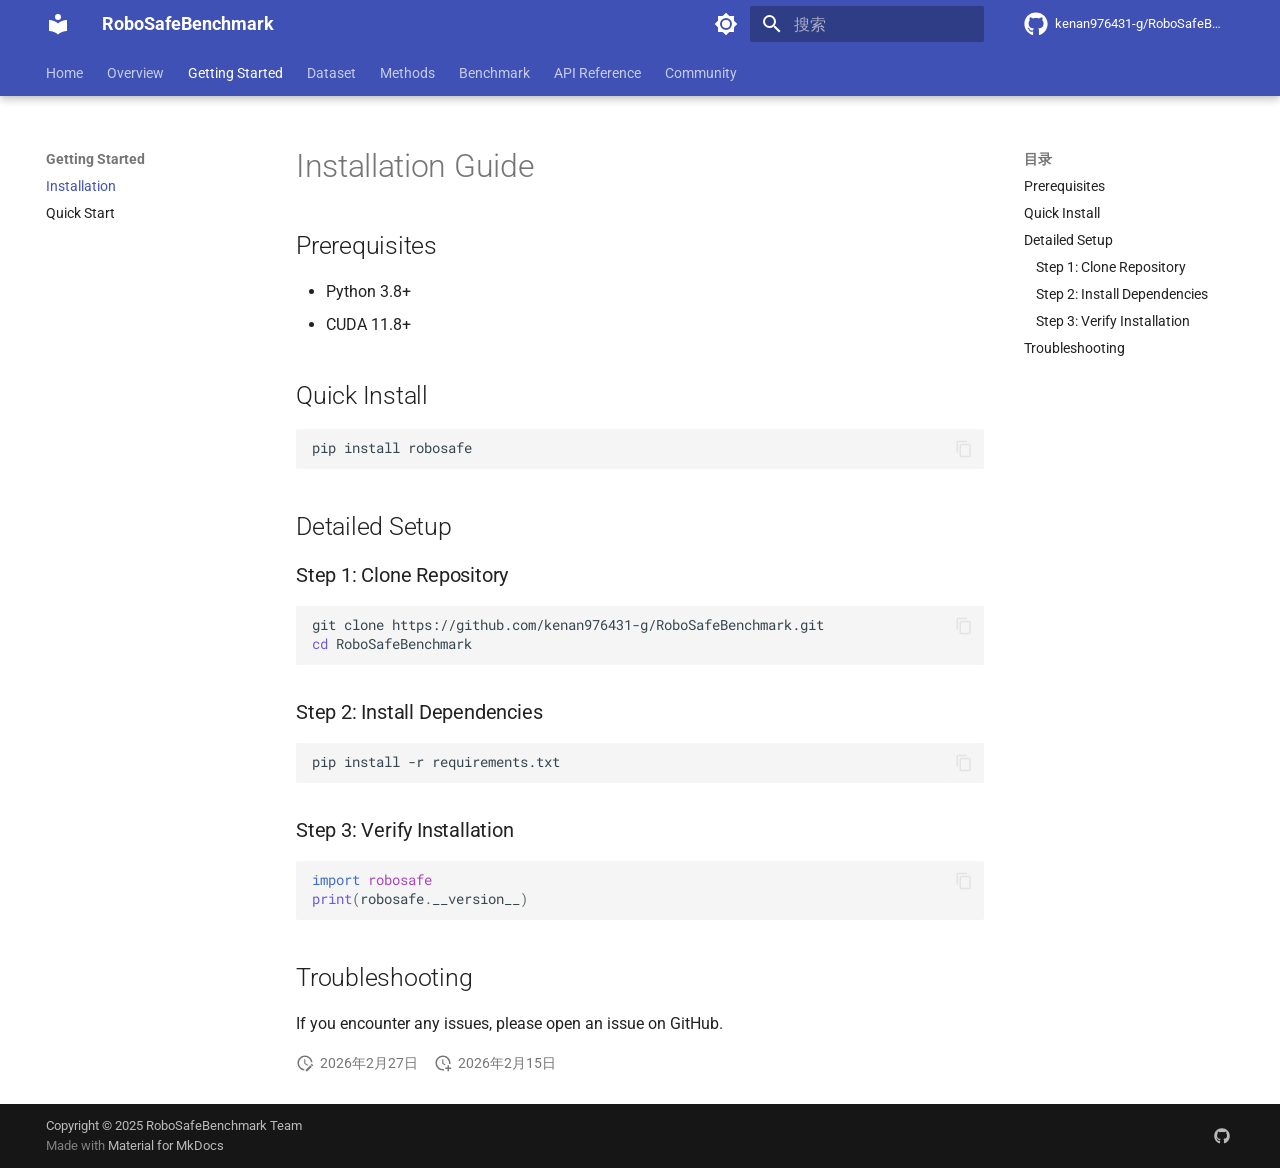
<file: usage/installation/index.html>
<!doctype html><html lang=zh class=no-js> <head><meta charset=utf-8><meta name=viewport content="width=device-width,initial-scale=1"><meta name=description content="A comprehensive benchmark for robotic safety evaluation"><meta name=author content="RoboSafeBenchmark Team"><link href=https://kenan976431-g.github.io/RoboSafeBenchmark/usage/installation/ rel=canonical><link href=../../main/overview/ rel=prev><link href=../quickstart/ rel=next><link rel=icon href=../../assets/images/favicon.png><meta name=generator content="mkdocs-1.6.1, mkdocs-material-9.7.3"><title>Installation - RoboSafeBenchmark</title><link rel=stylesheet href=../../assets/stylesheets/main.484c7ddc.min.css><link rel=stylesheet href=../../assets/stylesheets/palette.ab4e12ef.min.css><link rel=preconnect href=https://fonts.gstatic.com crossorigin><link rel=stylesheet href="https://fonts.googleapis.com/css?family=Roboto:300,300i,400,400i,700,700i%7CRoboto+Mono:400,400i,700,700i&display=fallback"><style>:root{--md-text-font:"Roboto";--md-code-font:"Roboto Mono"}</style><script>__md_scope=new URL("../..",location),__md_hash=e=>[...e].reduce(((e,_)=>(e<<5)-e+_.charCodeAt(0)),0),__md_get=(e,_=localStorage,t=__md_scope)=>JSON.parse(_.getItem(t.pathname+"."+e)),__md_set=(e,_,t=localStorage,a=__md_scope)=>{try{t.setItem(a.pathname+"."+e,JSON.stringify(_))}catch(e){}}</script></head> <body dir=ltr data-md-color-scheme=default data-md-color-primary=indigo data-md-color-accent=indigo> <input class=md-toggle data-md-toggle=drawer type=checkbox id=__drawer autocomplete=off> <input class=md-toggle data-md-toggle=search type=checkbox id=__search autocomplete=off> <label class=md-overlay for=__drawer></label> <div data-md-component=skip> <a href=#installation-guide class=md-skip> 跳转至 </a> </div> <div data-md-component=announce> </div> <header class="md-header md-header--shadow md-header--lifted" data-md-component=header> <nav class="md-header__inner md-grid" aria-label=页眉> <a href=../.. title=RoboSafeBenchmark class="md-header__button md-logo" aria-label=RoboSafeBenchmark data-md-component=logo> <svg xmlns=http://www.w3.org/2000/svg viewbox="0 0 24 24"><path d="M12 8a3 3 0 0 0 3-3 3 3 0 0 0-3-3 3 3 0 0 0-3 3 3 3 0 0 0 3 3m0 3.54C9.64 9.35 6.5 8 3 8v11c3.5 0 6.64 1.35 9 3.54 2.36-2.19 5.5-3.54 9-3.54V8c-3.5 0-6.64 1.35-9 3.54"/></svg> </a> <label class="md-header__button md-icon" for=__drawer> <svg xmlns=http://www.w3.org/2000/svg viewbox="0 0 24 24"><path d="M3 6h18v2H3zm0 5h18v2H3zm0 5h18v2H3z"/></svg> </label> <div class=md-header__title data-md-component=header-title> <div class=md-header__ellipsis> <div class=md-header__topic> <span class=md-ellipsis> RoboSafeBenchmark </span> </div> <div class=md-header__topic data-md-component=header-topic> <span class=md-ellipsis> Installation </span> </div> </div> </div> <form class=md-header__option data-md-component=palette> <input class=md-option data-md-color-media data-md-color-scheme=default data-md-color-primary=indigo data-md-color-accent=indigo aria-label="Switch to dark mode" type=radio name=__palette id=__palette_0> <label class="md-header__button md-icon" title="Switch to dark mode" for=__palette_1 hidden> <svg xmlns=http://www.w3.org/2000/svg viewbox="0 0 24 24"><path d="M12 8a4 4 0 0 0-4 4 4 4 0 0 0 4 4 4 4 0 0 0 4-4 4 4 0 0 0-4-4m0 10a6 6 0 0 1-6-6 6 6 0 0 1 6-6 6 6 0 0 1 6 6 6 6 0 0 1-6 6m8-9.31V4h-4.69L12 .69 8.69 4H4v4.69L.69 12 4 15.31V20h4.69L12 23.31 15.31 20H20v-4.69L23.31 12z"/></svg> </label> <input class=md-option data-md-color-media data-md-color-scheme=slate data-md-color-primary=indigo data-md-color-accent=indigo aria-label="Switch to light mode" type=radio name=__palette id=__palette_1> <label class="md-header__button md-icon" title="Switch to light mode" for=__palette_0 hidden> <svg xmlns=http://www.w3.org/2000/svg viewbox="0 0 24 24"><path d="M12 18c-.89 0-1.74-.2-2.5-.55C11.56 16.5 13 14.42 13 12s-1.44-4.5-3.5-5.45C10.26 6.2 11.11 6 12 6a6 6 0 0 1 6 6 6 6 0 0 1-6 6m8-9.31V4h-4.69L12 .69 8.69 4H4v4.69L.69 12 4 15.31V20h4.69L12 23.31 15.31 20H20v-4.69L23.31 12z"/></svg> </label> </form> <script>var palette=__md_get("__palette");if(palette&&palette.color){if("(prefers-color-scheme)"===palette.color.media){var media=matchMedia("(prefers-color-scheme: light)"),input=document.querySelector(media.matches?"[data-md-color-media='(prefers-color-scheme: light)']":"[data-md-color-media='(prefers-color-scheme: dark)']");palette.color.media=input.getAttribute("data-md-color-media"),palette.color.scheme=input.getAttribute("data-md-color-scheme"),palette.color.primary=input.getAttribute("data-md-color-primary"),palette.color.accent=input.getAttribute("data-md-color-accent")}for(var[key,value]of Object.entries(palette.color))document.body.setAttribute("data-md-color-"+key,value)}</script> <label class="md-header__button md-icon" for=__search> <svg xmlns=http://www.w3.org/2000/svg viewbox="0 0 24 24"><path d="M9.5 3A6.5 6.5 0 0 1 16 9.5c0 1.61-.59 3.09-1.56 4.23l.27.27h.79l5 5-1.5 1.5-5-5v-.79l-.27-.27A6.52 6.52 0 0 1 9.5 16 6.5 6.5 0 0 1 3 9.5 6.5 6.5 0 0 1 9.5 3m0 2C7 5 5 7 5 9.5S7 14 9.5 14 14 12 14 9.5 12 5 9.5 5"/></svg> </label> <div class=md-search data-md-component=search role=dialog> <label class=md-search__overlay for=__search></label> <div class=md-search__inner role=search> <form class=md-search__form name=search> <input type=text class=md-search__input name=query aria-label=搜索 placeholder=搜索 autocapitalize=off autocorrect=off autocomplete=off spellcheck=false data-md-component=search-query required> <label class="md-search__icon md-icon" for=__search> <svg xmlns=http://www.w3.org/2000/svg viewbox="0 0 24 24"><path d="M9.5 3A6.5 6.5 0 0 1 16 9.5c0 1.61-.59 3.09-1.56 4.23l.27.27h.79l5 5-1.5 1.5-5-5v-.79l-.27-.27A6.52 6.52 0 0 1 9.5 16 6.5 6.5 0 0 1 3 9.5 6.5 6.5 0 0 1 9.5 3m0 2C7 5 5 7 5 9.5S7 14 9.5 14 14 12 14 9.5 12 5 9.5 5"/></svg> <svg xmlns=http://www.w3.org/2000/svg viewbox="0 0 24 24"><path d="M20 11v2H8l5.5 5.5-1.42 1.42L4.16 12l7.92-7.92L13.5 5.5 8 11z"/></svg> </label> <nav class=md-search__options aria-label=查找> <button type=reset class="md-search__icon md-icon" title=清空当前内容 aria-label=清空当前内容 tabindex=-1> <svg xmlns=http://www.w3.org/2000/svg viewbox="0 0 24 24"><path d="M19 6.41 17.59 5 12 10.59 6.41 5 5 6.41 10.59 12 5 17.59 6.41 19 12 13.41 17.59 19 19 17.59 13.41 12z"/></svg> </button> </nav> <div class=md-search__suggest data-md-component=search-suggest></div> </form> <div class=md-search__output> <div class=md-search__scrollwrap tabindex=0 data-md-scrollfix> <div class=md-search-result data-md-component=search-result> <div class=md-search-result__meta> 正在初始化搜索引擎 </div> <ol class=md-search-result__list role=presentation></ol> </div> </div> </div> </div> </div> <div class=md-header__source> <a href=https://github.com/kenan976431-g/RoboSafeBenchmark title=前往仓库 class=md-source data-md-component=source> <div class="md-source__icon md-icon"> <svg xmlns=http://www.w3.org/2000/svg viewbox="0 0 512 512"><!-- Font Awesome Free 7.1.0 by @fontawesome - https://fontawesome.com License - https://fontawesome.com/license/free (Icons: CC BY 4.0, Fonts: SIL OFL 1.1, Code: MIT License) Copyright 2025 Fonticons, Inc.--><path d="M173.9 397.4c0 2-2.3 3.6-5.2 3.6-3.3.3-5.6-1.3-5.6-3.6 0-2 2.3-3.6 5.2-3.6 3-.3 5.6 1.3 5.6 3.6m-31.1-4.5c-.7 2 1.3 4.3 4.3 4.9 2.6 1 5.6 0 6.2-2s-1.3-4.3-4.3-5.2c-2.6-.7-5.5.3-6.2 2.3m44.2-1.7c-2.9.7-4.9 2.6-4.6 4.9.3 2 2.9 3.3 5.9 2.6 2.9-.7 4.9-2.6 4.6-4.6-.3-1.9-3-3.2-5.9-2.9M252.8 8C114.1 8 8 113.3 8 252c0 110.9 69.8 205.8 169.5 239.2 12.8 2.3 17.3-5.6 17.3-12.1 0-6.2-.3-40.4-.3-61.4 0 0-70 15-84.7-29.8 0 0-11.4-29.1-27.8-36.6 0 0-22.9-15.7 1.6-15.4 0 0 24.9 2 38.6 25.8 21.9 38.6 58.6 27.5 72.9 20.9 2.3-16 8.8-27.1 16-33.7-55.9-6.2-112.3-14.3-112.3-110.5 0-27.5 7.6-41.3 23.6-58.9-2.6-6.5-11.1-33.3 2.6-67.9 20.9-6.5 69 27 69 27 20-5.6 41.5-8.5 62.8-8.5s42.8 2.9 62.8 8.5c0 0 48.1-33.6 69-27 13.7 34.7 5.2 61.4 2.6 67.9 16 17.7 25.8 31.5 25.8 58.9 0 96.5-58.9 104.2-114.8 110.5 9.2 7.9 17 22.9 17 46.4 0 33.7-.3 75.4-.3 83.6 0 6.5 4.6 14.4 17.3 12.1C436.2 457.8 504 362.9 504 252 504 113.3 391.5 8 252.8 8M105.2 352.9c-1.3 1-1 3.3.7 5.2 1.6 1.6 3.9 2.3 5.2 1 1.3-1 1-3.3-.7-5.2-1.6-1.6-3.9-2.3-5.2-1m-10.8-8.1c-.7 1.3.3 2.9 2.3 3.9 1.6 1 3.6.7 4.3-.7.7-1.3-.3-2.9-2.3-3.9-2-.6-3.6-.3-4.3.7m32.4 35.6c-1.6 1.3-1 4.3 1.3 6.2 2.3 2.3 5.2 2.6 6.5 1 1.3-1.3.7-4.3-1.3-6.2-2.2-2.3-5.2-2.6-6.5-1m-11.4-14.7c-1.6 1-1.6 3.6 0 5.9s4.3 3.3 5.6 2.3c1.6-1.3 1.6-3.9 0-6.2-1.4-2.3-4-3.3-5.6-2"/></svg> </div> <div class=md-source__repository> kenan976431-g/RoboSafeBenchmark </div> </a> </div> </nav> <nav class=md-tabs aria-label=标签 data-md-component=tabs> <div class=md-grid> <ul class=md-tabs__list> <li class=md-tabs__item> <a href=../.. class=md-tabs__link> Home </a> </li> <li class=md-tabs__item> <a href=../../main/overview/ class=md-tabs__link> Overview </a> </li> <li class="md-tabs__item md-tabs__item--active"> <a href=./ class=md-tabs__link> Getting Started </a> </li> <li class=md-tabs__item> <a href=../../dataset/ class=md-tabs__link> Dataset </a> </li> <li class=md-tabs__item> <a href=../../methods/ class=md-tabs__link> Methods </a> </li> <li class=md-tabs__item> <a href=../../benchmark/results/ class=md-tabs__link> Benchmark </a> </li> <li class=md-tabs__item> <a href=../../api/core/ class=md-tabs__link> API Reference </a> </li> <li class=md-tabs__item> <a href=../../community/contributing/ class=md-tabs__link> Community </a> </li> </ul> </div> </nav> </header> <div class=md-container data-md-component=container> <main class=md-main data-md-component=main> <div class="md-main__inner md-grid"> <div class="md-sidebar md-sidebar--primary" data-md-component=sidebar data-md-type=navigation> <div class=md-sidebar__scrollwrap> <div class=md-sidebar__inner> <nav class="md-nav md-nav--primary md-nav--lifted" aria-label=导航栏 data-md-level=0> <label class=md-nav__title for=__drawer> <a href=../.. title=RoboSafeBenchmark class="md-nav__button md-logo" aria-label=RoboSafeBenchmark data-md-component=logo> <svg xmlns=http://www.w3.org/2000/svg viewbox="0 0 24 24"><path d="M12 8a3 3 0 0 0 3-3 3 3 0 0 0-3-3 3 3 0 0 0-3 3 3 3 0 0 0 3 3m0 3.54C9.64 9.35 6.5 8 3 8v11c3.5 0 6.64 1.35 9 3.54 2.36-2.19 5.5-3.54 9-3.54V8c-3.5 0-6.64 1.35-9 3.54"/></svg> </a> RoboSafeBenchmark </label> <div class=md-nav__source> <a href=https://github.com/kenan976431-g/RoboSafeBenchmark title=前往仓库 class=md-source data-md-component=source> <div class="md-source__icon md-icon"> <svg xmlns=http://www.w3.org/2000/svg viewbox="0 0 512 512"><!-- Font Awesome Free 7.1.0 by @fontawesome - https://fontawesome.com License - https://fontawesome.com/license/free (Icons: CC BY 4.0, Fonts: SIL OFL 1.1, Code: MIT License) Copyright 2025 Fonticons, Inc.--><path d="M173.9 397.4c0 2-2.3 3.6-5.2 3.6-3.3.3-5.6-1.3-5.6-3.6 0-2 2.3-3.6 5.2-3.6 3-.3 5.6 1.3 5.6 3.6m-31.1-4.5c-.7 2 1.3 4.3 4.3 4.9 2.6 1 5.6 0 6.2-2s-1.3-4.3-4.3-5.2c-2.6-.7-5.5.3-6.2 2.3m44.2-1.7c-2.9.7-4.9 2.6-4.6 4.9.3 2 2.9 3.3 5.9 2.6 2.9-.7 4.9-2.6 4.6-4.6-.3-1.9-3-3.2-5.9-2.9M252.8 8C114.1 8 8 113.3 8 252c0 110.9 69.8 205.8 169.5 239.2 12.8 2.3 17.3-5.6 17.3-12.1 0-6.2-.3-40.4-.3-61.4 0 0-70 15-84.7-29.8 0 0-11.4-29.1-27.8-36.6 0 0-22.9-15.7 1.6-15.4 0 0 24.9 2 38.6 25.8 21.9 38.6 58.6 27.5 72.9 20.9 2.3-16 8.8-27.1 16-33.7-55.9-6.2-112.3-14.3-112.3-110.5 0-27.5 7.6-41.3 23.6-58.9-2.6-6.5-11.1-33.3 2.6-67.9 20.9-6.5 69 27 69 27 20-5.6 41.5-8.5 62.8-8.5s42.8 2.9 62.8 8.5c0 0 48.1-33.6 69-27 13.7 34.7 5.2 61.4 2.6 67.9 16 17.7 25.8 31.5 25.8 58.9 0 96.5-58.9 104.2-114.8 110.5 9.2 7.9 17 22.9 17 46.4 0 33.7-.3 75.4-.3 83.6 0 6.5 4.6 14.4 17.3 12.1C436.2 457.8 504 362.9 504 252 504 113.3 391.5 8 252.8 8M105.2 352.9c-1.3 1-1 3.3.7 5.2 1.6 1.6 3.9 2.3 5.2 1 1.3-1 1-3.3-.7-5.2-1.6-1.6-3.9-2.3-5.2-1m-10.8-8.1c-.7 1.3.3 2.9 2.3 3.9 1.6 1 3.6.7 4.3-.7.7-1.3-.3-2.9-2.3-3.9-2-.6-3.6-.3-4.3.7m32.4 35.6c-1.6 1.3-1 4.3 1.3 6.2 2.3 2.3 5.2 2.6 6.5 1 1.3-1.3.7-4.3-1.3-6.2-2.2-2.3-5.2-2.6-6.5-1m-11.4-14.7c-1.6 1-1.6 3.6 0 5.9s4.3 3.3 5.6 2.3c1.6-1.3 1.6-3.9 0-6.2-1.4-2.3-4-3.3-5.6-2"/></svg> </div> <div class=md-source__repository> kenan976431-g/RoboSafeBenchmark </div> </a> </div> <ul class=md-nav__list data-md-scrollfix> <li class=md-nav__item> <a href=../.. class=md-nav__link> <span class=md-ellipsis> Home </span> </a> </li> <li class="md-nav__item md-nav__item--nested"> <input class="md-nav__toggle md-toggle md-toggle--indeterminate" type=checkbox id=__nav_2> <label class=md-nav__link for=__nav_2 id=__nav_2_label tabindex=0> <span class=md-ellipsis> Overview </span> <span class="md-nav__icon md-icon"></span> </label> <nav class=md-nav data-md-level=1 aria-labelledby=__nav_2_label aria-expanded=false> <label class=md-nav__title for=__nav_2> <span class="md-nav__icon md-icon"></span> Overview </label> <ul class=md-nav__list data-md-scrollfix> <li class=md-nav__item> <a href=../../main/overview/ class=md-nav__link> <span class=md-ellipsis> Introduction </span> </a> </li> <li class=md-nav__item> <a href=../../main/contributions.md class=md-nav__link> <span class=md-ellipsis> Contributions </span> </a> </li> </ul> </nav> </li> <li class="md-nav__item md-nav__item--active md-nav__item--section md-nav__item--nested"> <input class="md-nav__toggle md-toggle " type=checkbox id=__nav_3 checked> <label class=md-nav__link for=__nav_3 id=__nav_3_label tabindex> <span class=md-ellipsis> Getting Started </span> <span class="md-nav__icon md-icon"></span> </label> <nav class=md-nav data-md-level=1 aria-labelledby=__nav_3_label aria-expanded=true> <label class=md-nav__title for=__nav_3> <span class="md-nav__icon md-icon"></span> Getting Started </label> <ul class=md-nav__list data-md-scrollfix> <li class="md-nav__item md-nav__item--active"> <input class="md-nav__toggle md-toggle" type=checkbox id=__toc> <label class="md-nav__link md-nav__link--active" for=__toc> <span class=md-ellipsis> Installation </span> <span class="md-nav__icon md-icon"></span> </label> <a href=./ class="md-nav__link md-nav__link--active"> <span class=md-ellipsis> Installation </span> </a> <nav class="md-nav md-nav--secondary" aria-label=目录> <label class=md-nav__title for=__toc> <span class="md-nav__icon md-icon"></span> 目录 </label> <ul class=md-nav__list data-md-component=toc data-md-scrollfix> <li class=md-nav__item> <a href=#prerequisites class=md-nav__link> <span class=md-ellipsis> Prerequisites </span> </a> </li> <li class=md-nav__item> <a href=#quick-install class=md-nav__link> <span class=md-ellipsis> Quick Install </span> </a> </li> <li class=md-nav__item> <a href=#detailed-setup class=md-nav__link> <span class=md-ellipsis> Detailed Setup </span> </a> <nav class=md-nav aria-label="Detailed Setup"> <ul class=md-nav__list> <li class=md-nav__item> <a href=#step-1-clone-repository class=md-nav__link> <span class=md-ellipsis> Step 1: Clone Repository </span> </a> </li> <li class=md-nav__item> <a href=#step-2-install-dependencies class=md-nav__link> <span class=md-ellipsis> Step 2: Install Dependencies </span> </a> </li> <li class=md-nav__item> <a href=#step-3-verify-installation class=md-nav__link> <span class=md-ellipsis> Step 3: Verify Installation </span> </a> </li> </ul> </nav> </li> <li class=md-nav__item> <a href=#troubleshooting class=md-nav__link> <span class=md-ellipsis> Troubleshooting </span> </a> </li> </ul> </nav> </li> <li class=md-nav__item> <a href=../quickstart/ class=md-nav__link> <span class=md-ellipsis> Quick Start </span> </a> </li> </ul> </nav> </li> <li class="md-nav__item md-nav__item--nested"> <input class="md-nav__toggle md-toggle md-toggle--indeterminate" type=checkbox id=__nav_4> <label class=md-nav__link for=__nav_4 id=__nav_4_label tabindex=0> <span class=md-ellipsis> Dataset </span> <span class="md-nav__icon md-icon"></span> </label> <nav class=md-nav data-md-level=1 aria-labelledby=__nav_4_label aria-expanded=false> <label class=md-nav__title for=__nav_4> <span class="md-nav__icon md-icon"></span> Dataset </label> <ul class=md-nav__list data-md-scrollfix> <li class=md-nav__item> <a href=../../dataset/ class=md-nav__link> <span class=md-ellipsis> Overview </span> </a> </li> </ul> </nav> </li> <li class="md-nav__item md-nav__item--nested"> <input class="md-nav__toggle md-toggle md-toggle--indeterminate" type=checkbox id=__nav_5> <label class=md-nav__link for=__nav_5 id=__nav_5_label tabindex=0> <span class=md-ellipsis> Methods </span> <span class="md-nav__icon md-icon"></span> </label> <nav class=md-nav data-md-level=1 aria-labelledby=__nav_5_label aria-expanded=false> <label class=md-nav__title for=__nav_5> <span class="md-nav__icon md-icon"></span> Methods </label> <ul class=md-nav__list data-md-scrollfix> <li class=md-nav__item> <a href=../../methods/ class=md-nav__link> <span class=md-ellipsis> Overview </span> </a> </li> </ul> </nav> </li> <li class="md-nav__item md-nav__item--nested"> <input class="md-nav__toggle md-toggle md-toggle--indeterminate" type=checkbox id=__nav_6> <label class=md-nav__link for=__nav_6 id=__nav_6_label tabindex=0> <span class=md-ellipsis> Benchmark </span> <span class="md-nav__icon md-icon"></span> </label> <nav class=md-nav data-md-level=1 aria-labelledby=__nav_6_label aria-expanded=false> <label class=md-nav__title for=__nav_6> <span class="md-nav__icon md-icon"></span> Benchmark </label> <ul class=md-nav__list data-md-scrollfix> <li class=md-nav__item> <a href=../../benchmark/results/ class=md-nav__link> <span class=md-ellipsis> Results </span> </a> </li> </ul> </nav> </li> <li class="md-nav__item md-nav__item--nested"> <input class="md-nav__toggle md-toggle md-toggle--indeterminate" type=checkbox id=__nav_7> <label class=md-nav__link for=__nav_7 id=__nav_7_label tabindex=0> <span class=md-ellipsis> API Reference </span> <span class="md-nav__icon md-icon"></span> </label> <nav class=md-nav data-md-level=1 aria-labelledby=__nav_7_label aria-expanded=false> <label class=md-nav__title for=__nav_7> <span class="md-nav__icon md-icon"></span> API Reference </label> <ul class=md-nav__list data-md-scrollfix> <li class=md-nav__item> <a href=../../api/core/ class=md-nav__link> <span class=md-ellipsis> Core API </span> </a> </li> </ul> </nav> </li> <li class="md-nav__item md-nav__item--nested"> <input class="md-nav__toggle md-toggle md-toggle--indeterminate" type=checkbox id=__nav_8> <label class=md-nav__link for=__nav_8 id=__nav_8_label tabindex=0> <span class=md-ellipsis> Community </span> <span class="md-nav__icon md-icon"></span> </label> <nav class=md-nav data-md-level=1 aria-labelledby=__nav_8_label aria-expanded=false> <label class=md-nav__title for=__nav_8> <span class="md-nav__icon md-icon"></span> Community </label> <ul class=md-nav__list data-md-scrollfix> <li class=md-nav__item> <a href=../../community/contributing/ class=md-nav__link> <span class=md-ellipsis> Contributing </span> </a> </li> </ul> </nav> </li> </ul> </nav> </div> </div> </div> <div class="md-sidebar md-sidebar--secondary" data-md-component=sidebar data-md-type=toc> <div class=md-sidebar__scrollwrap> <div class=md-sidebar__inner> <nav class="md-nav md-nav--secondary" aria-label=目录> <label class=md-nav__title for=__toc> <span class="md-nav__icon md-icon"></span> 目录 </label> <ul class=md-nav__list data-md-component=toc data-md-scrollfix> <li class=md-nav__item> <a href=#prerequisites class=md-nav__link> <span class=md-ellipsis> Prerequisites </span> </a> </li> <li class=md-nav__item> <a href=#quick-install class=md-nav__link> <span class=md-ellipsis> Quick Install </span> </a> </li> <li class=md-nav__item> <a href=#detailed-setup class=md-nav__link> <span class=md-ellipsis> Detailed Setup </span> </a> <nav class=md-nav aria-label="Detailed Setup"> <ul class=md-nav__list> <li class=md-nav__item> <a href=#step-1-clone-repository class=md-nav__link> <span class=md-ellipsis> Step 1: Clone Repository </span> </a> </li> <li class=md-nav__item> <a href=#step-2-install-dependencies class=md-nav__link> <span class=md-ellipsis> Step 2: Install Dependencies </span> </a> </li> <li class=md-nav__item> <a href=#step-3-verify-installation class=md-nav__link> <span class=md-ellipsis> Step 3: Verify Installation </span> </a> </li> </ul> </nav> </li> <li class=md-nav__item> <a href=#troubleshooting class=md-nav__link> <span class=md-ellipsis> Troubleshooting </span> </a> </li> </ul> </nav> </div> </div> </div> <div class=md-content data-md-component=content> <article class="md-content__inner md-typeset"> <h1 id=installation-guide>Installation Guide<a class=headerlink href=#installation-guide title="Permanent link">&para;</a></h1> <h2 id=prerequisites>Prerequisites<a class=headerlink href=#prerequisites title="Permanent link">&para;</a></h2> <ul> <li>Python 3.8+</li> <li>CUDA 11.8+</li> </ul> <h2 id=quick-install>Quick Install<a class=headerlink href=#quick-install title="Permanent link">&para;</a></h2> <div class=highlight><pre><span></span><code><a id=__codelineno-0-1 name=__codelineno-0-1 href=#__codelineno-0-1></a>pip<span class=w> </span>install<span class=w> </span>robosafe
</code></pre></div> <h2 id=detailed-setup>Detailed Setup<a class=headerlink href=#detailed-setup title="Permanent link">&para;</a></h2> <h3 id=step-1-clone-repository>Step 1: Clone Repository<a class=headerlink href=#step-1-clone-repository title="Permanent link">&para;</a></h3> <div class=highlight><pre><span></span><code><a id=__codelineno-1-1 name=__codelineno-1-1 href=#__codelineno-1-1></a>git<span class=w> </span>clone<span class=w> </span>https://github.com/kenan976431-g/RoboSafeBenchmark.git
<a id=__codelineno-1-2 name=__codelineno-1-2 href=#__codelineno-1-2></a><span class=nb>cd</span><span class=w> </span>RoboSafeBenchmark
</code></pre></div> <h3 id=step-2-install-dependencies>Step 2: Install Dependencies<a class=headerlink href=#step-2-install-dependencies title="Permanent link">&para;</a></h3> <div class=highlight><pre><span></span><code><a id=__codelineno-2-1 name=__codelineno-2-1 href=#__codelineno-2-1></a>pip<span class=w> </span>install<span class=w> </span>-r<span class=w> </span>requirements.txt
</code></pre></div> <h3 id=step-3-verify-installation>Step 3: Verify Installation<a class=headerlink href=#step-3-verify-installation title="Permanent link">&para;</a></h3> <div class=highlight><pre><span></span><code><a id=__codelineno-3-1 name=__codelineno-3-1 href=#__codelineno-3-1></a><span class=kn>import</span><span class=w> </span><span class=nn>robosafe</span>
<a id=__codelineno-3-2 name=__codelineno-3-2 href=#__codelineno-3-2></a><span class=nb>print</span><span class=p>(</span><span class=n>robosafe</span><span class=o>.</span><span class=n>__version__</span><span class=p>)</span>
</code></pre></div> <h2 id=troubleshooting>Troubleshooting<a class=headerlink href=#troubleshooting title="Permanent link">&para;</a></h2> <p>If you encounter any issues, please open an issue on GitHub.</p> <aside class=md-source-file> <span class=md-source-file__fact> <span class=md-icon title=最后更新> <svg xmlns=http://www.w3.org/2000/svg viewbox="0 0 24 24"><path d="M21 13.1c-.1 0-.3.1-.4.2l-1 1 2.1 2.1 1-1c.2-.2.2-.6 0-.8l-1.3-1.3c-.1-.1-.2-.2-.4-.2m-1.9 1.8-6.1 6V23h2.1l6.1-6.1zM12.5 7v5.2l4 2.4-1 1L11 13V7zM11 21.9c-5.1-.5-9-4.8-9-9.9C2 6.5 6.5 2 12 2c5.3 0 9.6 4.1 10 9.3-.3-.1-.6-.2-1-.2s-.7.1-1 .2C19.6 7.2 16.2 4 12 4c-4.4 0-8 3.6-8 8 0 4.1 3.1 7.5 7.1 7.9l-.1.2z"/></svg> </span> <span class="git-revision-date-localized-plugin git-revision-date-localized-plugin-date" title="2026年2月27日 08:55:09 UTC">2026年2月27日</span> </span> <span class=md-source-file__fact> <span class=md-icon title=创建日期> <svg xmlns=http://www.w3.org/2000/svg viewbox="0 0 24 24"><path d="M14.47 15.08 11 13V7h1.5v5.25l3.08 1.83c-.41.28-.79.62-1.11 1m-1.39 4.84c-.36.05-.71.08-1.08.08-4.42 0-8-3.58-8-8s3.58-8 8-8 8 3.58 8 8c0 .37-.03.72-.08 1.08.69.1 1.33.32 1.92.64.1-.56.16-1.13.16-1.72 0-5.5-4.5-10-10-10S2 6.5 2 12s4.47 10 10 10c.59 0 1.16-.06 1.72-.16-.32-.59-.54-1.23-.64-1.92M18 15v3h-3v2h3v3h2v-3h3v-2h-3v-3z"/></svg> </span> <span class="git-revision-date-localized-plugin git-revision-date-localized-plugin-date" title="2026年2月15日 07:31:58 UTC">2026年2月15日</span> </span> </aside> </article> </div> <script>var target=document.getElementById(location.hash.slice(1));target&&target.name&&(target.checked=target.name.startsWith("__tabbed_"))</script> </div> <button type=button class="md-top md-icon" data-md-component=top hidden> <svg xmlns=http://www.w3.org/2000/svg viewbox="0 0 24 24"><path d="M13 20h-2V8l-5.5 5.5-1.42-1.42L12 4.16l7.92 7.92-1.42 1.42L13 8z"/></svg> 回到页面顶部 </button> </main> <footer class=md-footer> <div class="md-footer-meta md-typeset"> <div class="md-footer-meta__inner md-grid"> <div class=md-copyright> <div class=md-copyright__highlight> Copyright &copy; 2025 RoboSafeBenchmark Team </div> Made with <a href=https://squidfunk.github.io/mkdocs-material/ target=_blank rel=noopener> Material for MkDocs </a> </div> <div class=md-social> <a href=https://github.com/kenan976431-g/RoboSafeBenchmark target=_blank rel=noopener title=github.com class=md-social__link> <svg xmlns=http://www.w3.org/2000/svg viewbox="0 0 512 512"><!-- Font Awesome Free 7.1.0 by @fontawesome - https://fontawesome.com License - https://fontawesome.com/license/free (Icons: CC BY 4.0, Fonts: SIL OFL 1.1, Code: MIT License) Copyright 2025 Fonticons, Inc.--><path d="M173.9 397.4c0 2-2.3 3.6-5.2 3.6-3.3.3-5.6-1.3-5.6-3.6 0-2 2.3-3.6 5.2-3.6 3-.3 5.6 1.3 5.6 3.6m-31.1-4.5c-.7 2 1.3 4.3 4.3 4.9 2.6 1 5.6 0 6.2-2s-1.3-4.3-4.3-5.2c-2.6-.7-5.5.3-6.2 2.3m44.2-1.7c-2.9.7-4.9 2.6-4.6 4.9.3 2 2.9 3.3 5.9 2.6 2.9-.7 4.9-2.6 4.6-4.6-.3-1.9-3-3.2-5.9-2.9M252.8 8C114.1 8 8 113.3 8 252c0 110.9 69.8 205.8 169.5 239.2 12.8 2.3 17.3-5.6 17.3-12.1 0-6.2-.3-40.4-.3-61.4 0 0-70 15-84.7-29.8 0 0-11.4-29.1-27.8-36.6 0 0-22.9-15.7 1.6-15.4 0 0 24.9 2 38.6 25.8 21.9 38.6 58.6 27.5 72.9 20.9 2.3-16 8.8-27.1 16-33.7-55.9-6.2-112.3-14.3-112.3-110.5 0-27.5 7.6-41.3 23.6-58.9-2.6-6.5-11.1-33.3 2.6-67.9 20.9-6.5 69 27 69 27 20-5.6 41.5-8.5 62.8-8.5s42.8 2.9 62.8 8.5c0 0 48.1-33.6 69-27 13.7 34.7 5.2 61.4 2.6 67.9 16 17.7 25.8 31.5 25.8 58.9 0 96.5-58.9 104.2-114.8 110.5 9.2 7.9 17 22.9 17 46.4 0 33.7-.3 75.4-.3 83.6 0 6.5 4.6 14.4 17.3 12.1C436.2 457.8 504 362.9 504 252 504 113.3 391.5 8 252.8 8M105.2 352.9c-1.3 1-1 3.3.7 5.2 1.6 1.6 3.9 2.3 5.2 1 1.3-1 1-3.3-.7-5.2-1.6-1.6-3.9-2.3-5.2-1m-10.8-8.1c-.7 1.3.3 2.9 2.3 3.9 1.6 1 3.6.7 4.3-.7.7-1.3-.3-2.9-2.3-3.9-2-.6-3.6-.3-4.3.7m32.4 35.6c-1.6 1.3-1 4.3 1.3 6.2 2.3 2.3 5.2 2.6 6.5 1 1.3-1.3.7-4.3-1.3-6.2-2.2-2.3-5.2-2.6-6.5-1m-11.4-14.7c-1.6 1-1.6 3.6 0 5.9s4.3 3.3 5.6 2.3c1.6-1.3 1.6-3.9 0-6.2-1.4-2.3-4-3.3-5.6-2"/></svg> </a> </div> </div> </div> </footer> </div> <div class=md-dialog data-md-component=dialog> <div class="md-dialog__inner md-typeset"></div> </div> <script id=__config type=application/json>{"annotate": null, "base": "../..", "features": ["navigation.instant", "navigation.tracking", "navigation.tabs", "navigation.tabs.sticky", "navigation.sections", "navigation.expand", "navigation.top", "search.suggest", "search.highlight", "content.code.copy", "content.code.annotate"], "search": "../../assets/javascripts/workers/search.2c215733.min.js", "tags": null, "translations": {"clipboard.copied": "\u5df2\u590d\u5236", "clipboard.copy": "\u590d\u5236", "search.result.more.one": "\u5728\u8be5\u9875\u4e0a\u8fd8\u6709 1 \u4e2a\u7b26\u5408\u6761\u4ef6\u7684\u7ed3\u679c", "search.result.more.other": "\u5728\u8be5\u9875\u4e0a\u8fd8\u6709 # \u4e2a\u7b26\u5408\u6761\u4ef6\u7684\u7ed3\u679c", "search.result.none": "\u6ca1\u6709\u627e\u5230\u7b26\u5408\u6761\u4ef6\u7684\u7ed3\u679c", "search.result.one": "\u627e\u5230 1 \u4e2a\u7b26\u5408\u6761\u4ef6\u7684\u7ed3\u679c", "search.result.other": "# \u4e2a\u7b26\u5408\u6761\u4ef6\u7684\u7ed3\u679c", "search.result.placeholder": "\u952e\u5165\u4ee5\u5f00\u59cb\u641c\u7d22", "search.result.term.missing": "\u7f3a\u5c11", "select.version": "\u9009\u62e9\u5f53\u524d\u7248\u672c"}, "version": null}</script> <script src=../../assets/javascripts/bundle.79ae519e.min.js></script> </body> </html>
</file>
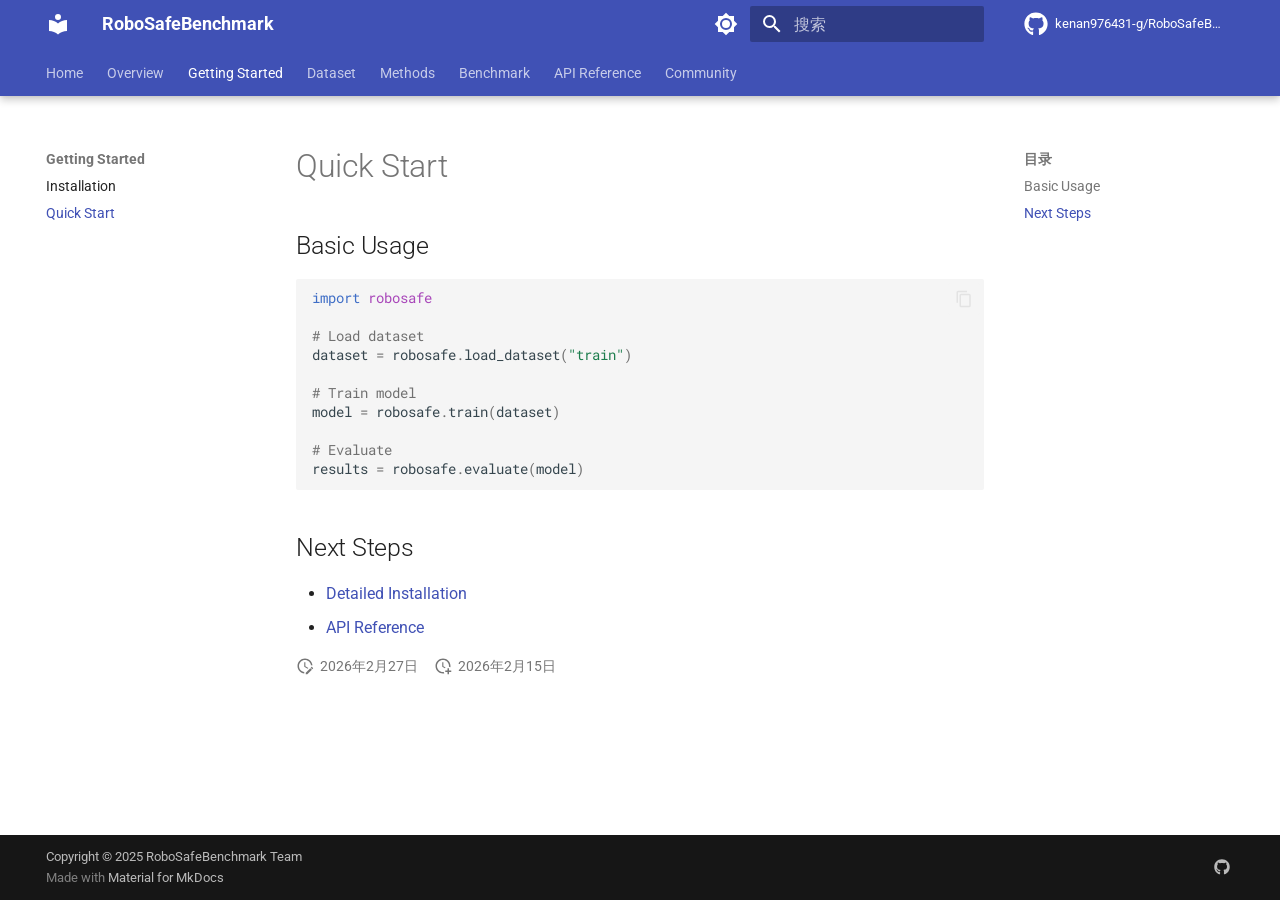
<file: usage/quickstart/index.html>
<!doctype html><html lang=zh class=no-js> <head><meta charset=utf-8><meta name=viewport content="width=device-width,initial-scale=1"><meta name=description content="A comprehensive benchmark for robotic safety evaluation"><meta name=author content="RoboSafeBenchmark Team"><link href=https://kenan976431-g.github.io/RoboSafeBenchmark/usage/quickstart/ rel=canonical><link href=../installation/ rel=prev><link href=../../dataset/ rel=next><link rel=icon href=../../assets/images/favicon.png><meta name=generator content="mkdocs-1.6.1, mkdocs-material-9.7.3"><title>Quick Start - RoboSafeBenchmark</title><link rel=stylesheet href=../../assets/stylesheets/main.484c7ddc.min.css><link rel=stylesheet href=../../assets/stylesheets/palette.ab4e12ef.min.css><link rel=preconnect href=https://fonts.gstatic.com crossorigin><link rel=stylesheet href="https://fonts.googleapis.com/css?family=Roboto:300,300i,400,400i,700,700i%7CRoboto+Mono:400,400i,700,700i&display=fallback"><style>:root{--md-text-font:"Roboto";--md-code-font:"Roboto Mono"}</style><script>__md_scope=new URL("../..",location),__md_hash=e=>[...e].reduce(((e,_)=>(e<<5)-e+_.charCodeAt(0)),0),__md_get=(e,_=localStorage,t=__md_scope)=>JSON.parse(_.getItem(t.pathname+"."+e)),__md_set=(e,_,t=localStorage,a=__md_scope)=>{try{t.setItem(a.pathname+"."+e,JSON.stringify(_))}catch(e){}}</script></head> <body dir=ltr data-md-color-scheme=default data-md-color-primary=indigo data-md-color-accent=indigo> <input class=md-toggle data-md-toggle=drawer type=checkbox id=__drawer autocomplete=off> <input class=md-toggle data-md-toggle=search type=checkbox id=__search autocomplete=off> <label class=md-overlay for=__drawer></label> <div data-md-component=skip> <a href=#quick-start class=md-skip> 跳转至 </a> </div> <div data-md-component=announce> </div> <header class="md-header md-header--shadow md-header--lifted" data-md-component=header> <nav class="md-header__inner md-grid" aria-label=页眉> <a href=../.. title=RoboSafeBenchmark class="md-header__button md-logo" aria-label=RoboSafeBenchmark data-md-component=logo> <svg xmlns=http://www.w3.org/2000/svg viewbox="0 0 24 24"><path d="M12 8a3 3 0 0 0 3-3 3 3 0 0 0-3-3 3 3 0 0 0-3 3 3 3 0 0 0 3 3m0 3.54C9.64 9.35 6.5 8 3 8v11c3.5 0 6.64 1.35 9 3.54 2.36-2.19 5.5-3.54 9-3.54V8c-3.5 0-6.64 1.35-9 3.54"/></svg> </a> <label class="md-header__button md-icon" for=__drawer> <svg xmlns=http://www.w3.org/2000/svg viewbox="0 0 24 24"><path d="M3 6h18v2H3zm0 5h18v2H3zm0 5h18v2H3z"/></svg> </label> <div class=md-header__title data-md-component=header-title> <div class=md-header__ellipsis> <div class=md-header__topic> <span class=md-ellipsis> RoboSafeBenchmark </span> </div> <div class=md-header__topic data-md-component=header-topic> <span class=md-ellipsis> Quick Start </span> </div> </div> </div> <form class=md-header__option data-md-component=palette> <input class=md-option data-md-color-media data-md-color-scheme=default data-md-color-primary=indigo data-md-color-accent=indigo aria-label="Switch to dark mode" type=radio name=__palette id=__palette_0> <label class="md-header__button md-icon" title="Switch to dark mode" for=__palette_1 hidden> <svg xmlns=http://www.w3.org/2000/svg viewbox="0 0 24 24"><path d="M12 8a4 4 0 0 0-4 4 4 4 0 0 0 4 4 4 4 0 0 0 4-4 4 4 0 0 0-4-4m0 10a6 6 0 0 1-6-6 6 6 0 0 1 6-6 6 6 0 0 1 6 6 6 6 0 0 1-6 6m8-9.31V4h-4.69L12 .69 8.69 4H4v4.69L.69 12 4 15.31V20h4.69L12 23.31 15.31 20H20v-4.69L23.31 12z"/></svg> </label> <input class=md-option data-md-color-media data-md-color-scheme=slate data-md-color-primary=indigo data-md-color-accent=indigo aria-label="Switch to light mode" type=radio name=__palette id=__palette_1> <label class="md-header__button md-icon" title="Switch to light mode" for=__palette_0 hidden> <svg xmlns=http://www.w3.org/2000/svg viewbox="0 0 24 24"><path d="M12 18c-.89 0-1.74-.2-2.5-.55C11.56 16.5 13 14.42 13 12s-1.44-4.5-3.5-5.45C10.26 6.2 11.11 6 12 6a6 6 0 0 1 6 6 6 6 0 0 1-6 6m8-9.31V4h-4.69L12 .69 8.69 4H4v4.69L.69 12 4 15.31V20h4.69L12 23.31 15.31 20H20v-4.69L23.31 12z"/></svg> </label> </form> <script>var palette=__md_get("__palette");if(palette&&palette.color){if("(prefers-color-scheme)"===palette.color.media){var media=matchMedia("(prefers-color-scheme: light)"),input=document.querySelector(media.matches?"[data-md-color-media='(prefers-color-scheme: light)']":"[data-md-color-media='(prefers-color-scheme: dark)']");palette.color.media=input.getAttribute("data-md-color-media"),palette.color.scheme=input.getAttribute("data-md-color-scheme"),palette.color.primary=input.getAttribute("data-md-color-primary"),palette.color.accent=input.getAttribute("data-md-color-accent")}for(var[key,value]of Object.entries(palette.color))document.body.setAttribute("data-md-color-"+key,value)}</script> <label class="md-header__button md-icon" for=__search> <svg xmlns=http://www.w3.org/2000/svg viewbox="0 0 24 24"><path d="M9.5 3A6.5 6.5 0 0 1 16 9.5c0 1.61-.59 3.09-1.56 4.23l.27.27h.79l5 5-1.5 1.5-5-5v-.79l-.27-.27A6.52 6.52 0 0 1 9.5 16 6.5 6.5 0 0 1 3 9.5 6.5 6.5 0 0 1 9.5 3m0 2C7 5 5 7 5 9.5S7 14 9.5 14 14 12 14 9.5 12 5 9.5 5"/></svg> </label> <div class=md-search data-md-component=search role=dialog> <label class=md-search__overlay for=__search></label> <div class=md-search__inner role=search> <form class=md-search__form name=search> <input type=text class=md-search__input name=query aria-label=搜索 placeholder=搜索 autocapitalize=off autocorrect=off autocomplete=off spellcheck=false data-md-component=search-query required> <label class="md-search__icon md-icon" for=__search> <svg xmlns=http://www.w3.org/2000/svg viewbox="0 0 24 24"><path d="M9.5 3A6.5 6.5 0 0 1 16 9.5c0 1.61-.59 3.09-1.56 4.23l.27.27h.79l5 5-1.5 1.5-5-5v-.79l-.27-.27A6.52 6.52 0 0 1 9.5 16 6.5 6.5 0 0 1 3 9.5 6.5 6.5 0 0 1 9.5 3m0 2C7 5 5 7 5 9.5S7 14 9.5 14 14 12 14 9.5 12 5 9.5 5"/></svg> <svg xmlns=http://www.w3.org/2000/svg viewbox="0 0 24 24"><path d="M20 11v2H8l5.5 5.5-1.42 1.42L4.16 12l7.92-7.92L13.5 5.5 8 11z"/></svg> </label> <nav class=md-search__options aria-label=查找> <button type=reset class="md-search__icon md-icon" title=清空当前内容 aria-label=清空当前内容 tabindex=-1> <svg xmlns=http://www.w3.org/2000/svg viewbox="0 0 24 24"><path d="M19 6.41 17.59 5 12 10.59 6.41 5 5 6.41 10.59 12 5 17.59 6.41 19 12 13.41 17.59 19 19 17.59 13.41 12z"/></svg> </button> </nav> <div class=md-search__suggest data-md-component=search-suggest></div> </form> <div class=md-search__output> <div class=md-search__scrollwrap tabindex=0 data-md-scrollfix> <div class=md-search-result data-md-component=search-result> <div class=md-search-result__meta> 正在初始化搜索引擎 </div> <ol class=md-search-result__list role=presentation></ol> </div> </div> </div> </div> </div> <div class=md-header__source> <a href=https://github.com/kenan976431-g/RoboSafeBenchmark title=前往仓库 class=md-source data-md-component=source> <div class="md-source__icon md-icon"> <svg xmlns=http://www.w3.org/2000/svg viewbox="0 0 512 512"><!-- Font Awesome Free 7.1.0 by @fontawesome - https://fontawesome.com License - https://fontawesome.com/license/free (Icons: CC BY 4.0, Fonts: SIL OFL 1.1, Code: MIT License) Copyright 2025 Fonticons, Inc.--><path d="M173.9 397.4c0 2-2.3 3.6-5.2 3.6-3.3.3-5.6-1.3-5.6-3.6 0-2 2.3-3.6 5.2-3.6 3-.3 5.6 1.3 5.6 3.6m-31.1-4.5c-.7 2 1.3 4.3 4.3 4.9 2.6 1 5.6 0 6.2-2s-1.3-4.3-4.3-5.2c-2.6-.7-5.5.3-6.2 2.3m44.2-1.7c-2.9.7-4.9 2.6-4.6 4.9.3 2 2.9 3.3 5.9 2.6 2.9-.7 4.9-2.6 4.6-4.6-.3-1.9-3-3.2-5.9-2.9M252.8 8C114.1 8 8 113.3 8 252c0 110.9 69.8 205.8 169.5 239.2 12.8 2.3 17.3-5.6 17.3-12.1 0-6.2-.3-40.4-.3-61.4 0 0-70 15-84.7-29.8 0 0-11.4-29.1-27.8-36.6 0 0-22.9-15.7 1.6-15.4 0 0 24.9 2 38.6 25.8 21.9 38.6 58.6 27.5 72.9 20.9 2.3-16 8.8-27.1 16-33.7-55.9-6.2-112.3-14.3-112.3-110.5 0-27.5 7.6-41.3 23.6-58.9-2.6-6.5-11.1-33.3 2.6-67.9 20.9-6.5 69 27 69 27 20-5.6 41.5-8.5 62.8-8.5s42.8 2.9 62.8 8.5c0 0 48.1-33.6 69-27 13.7 34.7 5.2 61.4 2.6 67.9 16 17.7 25.8 31.5 25.8 58.9 0 96.5-58.9 104.2-114.8 110.5 9.2 7.9 17 22.9 17 46.4 0 33.7-.3 75.4-.3 83.6 0 6.5 4.6 14.4 17.3 12.1C436.2 457.8 504 362.9 504 252 504 113.3 391.5 8 252.8 8M105.2 352.9c-1.3 1-1 3.3.7 5.2 1.6 1.6 3.9 2.3 5.2 1 1.3-1 1-3.3-.7-5.2-1.6-1.6-3.9-2.3-5.2-1m-10.8-8.1c-.7 1.3.3 2.9 2.3 3.9 1.6 1 3.6.7 4.3-.7.7-1.3-.3-2.9-2.3-3.9-2-.6-3.6-.3-4.3.7m32.4 35.6c-1.6 1.3-1 4.3 1.3 6.2 2.3 2.3 5.2 2.6 6.5 1 1.3-1.3.7-4.3-1.3-6.2-2.2-2.3-5.2-2.6-6.5-1m-11.4-14.7c-1.6 1-1.6 3.6 0 5.9s4.3 3.3 5.6 2.3c1.6-1.3 1.6-3.9 0-6.2-1.4-2.3-4-3.3-5.6-2"/></svg> </div> <div class=md-source__repository> kenan976431-g/RoboSafeBenchmark </div> </a> </div> </nav> <nav class=md-tabs aria-label=标签 data-md-component=tabs> <div class=md-grid> <ul class=md-tabs__list> <li class=md-tabs__item> <a href=../.. class=md-tabs__link> Home </a> </li> <li class=md-tabs__item> <a href=../../main/overview/ class=md-tabs__link> Overview </a> </li> <li class="md-tabs__item md-tabs__item--active"> <a href=../installation/ class=md-tabs__link> Getting Started </a> </li> <li class=md-tabs__item> <a href=../../dataset/ class=md-tabs__link> Dataset </a> </li> <li class=md-tabs__item> <a href=../../methods/ class=md-tabs__link> Methods </a> </li> <li class=md-tabs__item> <a href=../../benchmark/results/ class=md-tabs__link> Benchmark </a> </li> <li class=md-tabs__item> <a href=../../api/core/ class=md-tabs__link> API Reference </a> </li> <li class=md-tabs__item> <a href=../../community/contributing/ class=md-tabs__link> Community </a> </li> </ul> </div> </nav> </header> <div class=md-container data-md-component=container> <main class=md-main data-md-component=main> <div class="md-main__inner md-grid"> <div class="md-sidebar md-sidebar--primary" data-md-component=sidebar data-md-type=navigation> <div class=md-sidebar__scrollwrap> <div class=md-sidebar__inner> <nav class="md-nav md-nav--primary md-nav--lifted" aria-label=导航栏 data-md-level=0> <label class=md-nav__title for=__drawer> <a href=../.. title=RoboSafeBenchmark class="md-nav__button md-logo" aria-label=RoboSafeBenchmark data-md-component=logo> <svg xmlns=http://www.w3.org/2000/svg viewbox="0 0 24 24"><path d="M12 8a3 3 0 0 0 3-3 3 3 0 0 0-3-3 3 3 0 0 0-3 3 3 3 0 0 0 3 3m0 3.54C9.64 9.35 6.5 8 3 8v11c3.5 0 6.64 1.35 9 3.54 2.36-2.19 5.5-3.54 9-3.54V8c-3.5 0-6.64 1.35-9 3.54"/></svg> </a> RoboSafeBenchmark </label> <div class=md-nav__source> <a href=https://github.com/kenan976431-g/RoboSafeBenchmark title=前往仓库 class=md-source data-md-component=source> <div class="md-source__icon md-icon"> <svg xmlns=http://www.w3.org/2000/svg viewbox="0 0 512 512"><!-- Font Awesome Free 7.1.0 by @fontawesome - https://fontawesome.com License - https://fontawesome.com/license/free (Icons: CC BY 4.0, Fonts: SIL OFL 1.1, Code: MIT License) Copyright 2025 Fonticons, Inc.--><path d="M173.9 397.4c0 2-2.3 3.6-5.2 3.6-3.3.3-5.6-1.3-5.6-3.6 0-2 2.3-3.6 5.2-3.6 3-.3 5.6 1.3 5.6 3.6m-31.1-4.5c-.7 2 1.3 4.3 4.3 4.9 2.6 1 5.6 0 6.2-2s-1.3-4.3-4.3-5.2c-2.6-.7-5.5.3-6.2 2.3m44.2-1.7c-2.9.7-4.9 2.6-4.6 4.9.3 2 2.9 3.3 5.9 2.6 2.9-.7 4.9-2.6 4.6-4.6-.3-1.9-3-3.2-5.9-2.9M252.8 8C114.1 8 8 113.3 8 252c0 110.9 69.8 205.8 169.5 239.2 12.8 2.3 17.3-5.6 17.3-12.1 0-6.2-.3-40.4-.3-61.4 0 0-70 15-84.7-29.8 0 0-11.4-29.1-27.8-36.6 0 0-22.9-15.7 1.6-15.4 0 0 24.9 2 38.6 25.8 21.9 38.6 58.6 27.5 72.9 20.9 2.3-16 8.8-27.1 16-33.7-55.9-6.2-112.3-14.3-112.3-110.5 0-27.5 7.6-41.3 23.6-58.9-2.6-6.5-11.1-33.3 2.6-67.9 20.9-6.5 69 27 69 27 20-5.6 41.5-8.5 62.8-8.5s42.8 2.9 62.8 8.5c0 0 48.1-33.6 69-27 13.7 34.7 5.2 61.4 2.6 67.9 16 17.7 25.8 31.5 25.8 58.9 0 96.5-58.9 104.2-114.8 110.5 9.2 7.9 17 22.9 17 46.4 0 33.7-.3 75.4-.3 83.6 0 6.5 4.6 14.4 17.3 12.1C436.2 457.8 504 362.9 504 252 504 113.3 391.5 8 252.8 8M105.2 352.9c-1.3 1-1 3.3.7 5.2 1.6 1.6 3.9 2.3 5.2 1 1.3-1 1-3.3-.7-5.2-1.6-1.6-3.9-2.3-5.2-1m-10.8-8.1c-.7 1.3.3 2.9 2.3 3.9 1.6 1 3.6.7 4.3-.7.7-1.3-.3-2.9-2.3-3.9-2-.6-3.6-.3-4.3.7m32.4 35.6c-1.6 1.3-1 4.3 1.3 6.2 2.3 2.3 5.2 2.6 6.5 1 1.3-1.3.7-4.3-1.3-6.2-2.2-2.3-5.2-2.6-6.5-1m-11.4-14.7c-1.6 1-1.6 3.6 0 5.9s4.3 3.3 5.6 2.3c1.6-1.3 1.6-3.9 0-6.2-1.4-2.3-4-3.3-5.6-2"/></svg> </div> <div class=md-source__repository> kenan976431-g/RoboSafeBenchmark </div> </a> </div> <ul class=md-nav__list data-md-scrollfix> <li class=md-nav__item> <a href=../.. class=md-nav__link> <span class=md-ellipsis> Home </span> </a> </li> <li class="md-nav__item md-nav__item--nested"> <input class="md-nav__toggle md-toggle md-toggle--indeterminate" type=checkbox id=__nav_2> <label class=md-nav__link for=__nav_2 id=__nav_2_label tabindex=0> <span class=md-ellipsis> Overview </span> <span class="md-nav__icon md-icon"></span> </label> <nav class=md-nav data-md-level=1 aria-labelledby=__nav_2_label aria-expanded=false> <label class=md-nav__title for=__nav_2> <span class="md-nav__icon md-icon"></span> Overview </label> <ul class=md-nav__list data-md-scrollfix> <li class=md-nav__item> <a href=../../main/overview/ class=md-nav__link> <span class=md-ellipsis> Introduction </span> </a> </li> <li class=md-nav__item> <a href=../../main/contributions.md class=md-nav__link> <span class=md-ellipsis> Contributions </span> </a> </li> </ul> </nav> </li> <li class="md-nav__item md-nav__item--active md-nav__item--section md-nav__item--nested"> <input class="md-nav__toggle md-toggle " type=checkbox id=__nav_3 checked> <label class=md-nav__link for=__nav_3 id=__nav_3_label tabindex> <span class=md-ellipsis> Getting Started </span> <span class="md-nav__icon md-icon"></span> </label> <nav class=md-nav data-md-level=1 aria-labelledby=__nav_3_label aria-expanded=true> <label class=md-nav__title for=__nav_3> <span class="md-nav__icon md-icon"></span> Getting Started </label> <ul class=md-nav__list data-md-scrollfix> <li class=md-nav__item> <a href=../installation/ class=md-nav__link> <span class=md-ellipsis> Installation </span> </a> </li> <li class="md-nav__item md-nav__item--active"> <input class="md-nav__toggle md-toggle" type=checkbox id=__toc> <label class="md-nav__link md-nav__link--active" for=__toc> <span class=md-ellipsis> Quick Start </span> <span class="md-nav__icon md-icon"></span> </label> <a href=./ class="md-nav__link md-nav__link--active"> <span class=md-ellipsis> Quick Start </span> </a> <nav class="md-nav md-nav--secondary" aria-label=目录> <label class=md-nav__title for=__toc> <span class="md-nav__icon md-icon"></span> 目录 </label> <ul class=md-nav__list data-md-component=toc data-md-scrollfix> <li class=md-nav__item> <a href=#basic-usage class=md-nav__link> <span class=md-ellipsis> Basic Usage </span> </a> </li> <li class=md-nav__item> <a href=#next-steps class=md-nav__link> <span class=md-ellipsis> Next Steps </span> </a> </li> </ul> </nav> </li> </ul> </nav> </li> <li class="md-nav__item md-nav__item--nested"> <input class="md-nav__toggle md-toggle md-toggle--indeterminate" type=checkbox id=__nav_4> <label class=md-nav__link for=__nav_4 id=__nav_4_label tabindex=0> <span class=md-ellipsis> Dataset </span> <span class="md-nav__icon md-icon"></span> </label> <nav class=md-nav data-md-level=1 aria-labelledby=__nav_4_label aria-expanded=false> <label class=md-nav__title for=__nav_4> <span class="md-nav__icon md-icon"></span> Dataset </label> <ul class=md-nav__list data-md-scrollfix> <li class=md-nav__item> <a href=../../dataset/ class=md-nav__link> <span class=md-ellipsis> Overview </span> </a> </li> </ul> </nav> </li> <li class="md-nav__item md-nav__item--nested"> <input class="md-nav__toggle md-toggle md-toggle--indeterminate" type=checkbox id=__nav_5> <label class=md-nav__link for=__nav_5 id=__nav_5_label tabindex=0> <span class=md-ellipsis> Methods </span> <span class="md-nav__icon md-icon"></span> </label> <nav class=md-nav data-md-level=1 aria-labelledby=__nav_5_label aria-expanded=false> <label class=md-nav__title for=__nav_5> <span class="md-nav__icon md-icon"></span> Methods </label> <ul class=md-nav__list data-md-scrollfix> <li class=md-nav__item> <a href=../../methods/ class=md-nav__link> <span class=md-ellipsis> Overview </span> </a> </li> </ul> </nav> </li> <li class="md-nav__item md-nav__item--nested"> <input class="md-nav__toggle md-toggle md-toggle--indeterminate" type=checkbox id=__nav_6> <label class=md-nav__link for=__nav_6 id=__nav_6_label tabindex=0> <span class=md-ellipsis> Benchmark </span> <span class="md-nav__icon md-icon"></span> </label> <nav class=md-nav data-md-level=1 aria-labelledby=__nav_6_label aria-expanded=false> <label class=md-nav__title for=__nav_6> <span class="md-nav__icon md-icon"></span> Benchmark </label> <ul class=md-nav__list data-md-scrollfix> <li class=md-nav__item> <a href=../../benchmark/results/ class=md-nav__link> <span class=md-ellipsis> Results </span> </a> </li> </ul> </nav> </li> <li class="md-nav__item md-nav__item--nested"> <input class="md-nav__toggle md-toggle md-toggle--indeterminate" type=checkbox id=__nav_7> <label class=md-nav__link for=__nav_7 id=__nav_7_label tabindex=0> <span class=md-ellipsis> API Reference </span> <span class="md-nav__icon md-icon"></span> </label> <nav class=md-nav data-md-level=1 aria-labelledby=__nav_7_label aria-expanded=false> <label class=md-nav__title for=__nav_7> <span class="md-nav__icon md-icon"></span> API Reference </label> <ul class=md-nav__list data-md-scrollfix> <li class=md-nav__item> <a href=../../api/core/ class=md-nav__link> <span class=md-ellipsis> Core API </span> </a> </li> </ul> </nav> </li> <li class="md-nav__item md-nav__item--nested"> <input class="md-nav__toggle md-toggle md-toggle--indeterminate" type=checkbox id=__nav_8> <label class=md-nav__link for=__nav_8 id=__nav_8_label tabindex=0> <span class=md-ellipsis> Community </span> <span class="md-nav__icon md-icon"></span> </label> <nav class=md-nav data-md-level=1 aria-labelledby=__nav_8_label aria-expanded=false> <label class=md-nav__title for=__nav_8> <span class="md-nav__icon md-icon"></span> Community </label> <ul class=md-nav__list data-md-scrollfix> <li class=md-nav__item> <a href=../../community/contributing/ class=md-nav__link> <span class=md-ellipsis> Contributing </span> </a> </li> </ul> </nav> </li> </ul> </nav> </div> </div> </div> <div class="md-sidebar md-sidebar--secondary" data-md-component=sidebar data-md-type=toc> <div class=md-sidebar__scrollwrap> <div class=md-sidebar__inner> <nav class="md-nav md-nav--secondary" aria-label=目录> <label class=md-nav__title for=__toc> <span class="md-nav__icon md-icon"></span> 目录 </label> <ul class=md-nav__list data-md-component=toc data-md-scrollfix> <li class=md-nav__item> <a href=#basic-usage class=md-nav__link> <span class=md-ellipsis> Basic Usage </span> </a> </li> <li class=md-nav__item> <a href=#next-steps class=md-nav__link> <span class=md-ellipsis> Next Steps </span> </a> </li> </ul> </nav> </div> </div> </div> <div class=md-content data-md-component=content> <article class="md-content__inner md-typeset"> <h1 id=quick-start>Quick Start<a class=headerlink href=#quick-start title="Permanent link">&para;</a></h1> <h2 id=basic-usage>Basic Usage<a class=headerlink href=#basic-usage title="Permanent link">&para;</a></h2> <div class=highlight><pre><span></span><code><a id=__codelineno-0-1 name=__codelineno-0-1 href=#__codelineno-0-1></a><span class=kn>import</span><span class=w> </span><span class=nn>robosafe</span>
<a id=__codelineno-0-2 name=__codelineno-0-2 href=#__codelineno-0-2></a>
<a id=__codelineno-0-3 name=__codelineno-0-3 href=#__codelineno-0-3></a><span class=c1># Load dataset</span>
<a id=__codelineno-0-4 name=__codelineno-0-4 href=#__codelineno-0-4></a><span class=n>dataset</span> <span class=o>=</span> <span class=n>robosafe</span><span class=o>.</span><span class=n>load_dataset</span><span class=p>(</span><span class=s2>&quot;train&quot;</span><span class=p>)</span>
<a id=__codelineno-0-5 name=__codelineno-0-5 href=#__codelineno-0-5></a>
<a id=__codelineno-0-6 name=__codelineno-0-6 href=#__codelineno-0-6></a><span class=c1># Train model</span>
<a id=__codelineno-0-7 name=__codelineno-0-7 href=#__codelineno-0-7></a><span class=n>model</span> <span class=o>=</span> <span class=n>robosafe</span><span class=o>.</span><span class=n>train</span><span class=p>(</span><span class=n>dataset</span><span class=p>)</span>
<a id=__codelineno-0-8 name=__codelineno-0-8 href=#__codelineno-0-8></a>
<a id=__codelineno-0-9 name=__codelineno-0-9 href=#__codelineno-0-9></a><span class=c1># Evaluate</span>
<a id=__codelineno-0-10 name=__codelineno-0-10 href=#__codelineno-0-10></a><span class=n>results</span> <span class=o>=</span> <span class=n>robosafe</span><span class=o>.</span><span class=n>evaluate</span><span class=p>(</span><span class=n>model</span><span class=p>)</span>
</code></pre></div> <h2 id=next-steps>Next Steps<a class=headerlink href=#next-steps title="Permanent link">&para;</a></h2> <ul> <li><a href=../installation/ >Detailed Installation</a></li> <li><a href=../../api/core/ >API Reference</a></li> </ul> <aside class=md-source-file> <span class=md-source-file__fact> <span class=md-icon title=最后更新> <svg xmlns=http://www.w3.org/2000/svg viewbox="0 0 24 24"><path d="M21 13.1c-.1 0-.3.1-.4.2l-1 1 2.1 2.1 1-1c.2-.2.2-.6 0-.8l-1.3-1.3c-.1-.1-.2-.2-.4-.2m-1.9 1.8-6.1 6V23h2.1l6.1-6.1zM12.5 7v5.2l4 2.4-1 1L11 13V7zM11 21.9c-5.1-.5-9-4.8-9-9.9C2 6.5 6.5 2 12 2c5.3 0 9.6 4.1 10 9.3-.3-.1-.6-.2-1-.2s-.7.1-1 .2C19.6 7.2 16.2 4 12 4c-4.4 0-8 3.6-8 8 0 4.1 3.1 7.5 7.1 7.9l-.1.2z"/></svg> </span> <span class="git-revision-date-localized-plugin git-revision-date-localized-plugin-date" title="2026年2月27日 08:56:07 UTC">2026年2月27日</span> </span> <span class=md-source-file__fact> <span class=md-icon title=创建日期> <svg xmlns=http://www.w3.org/2000/svg viewbox="0 0 24 24"><path d="M14.47 15.08 11 13V7h1.5v5.25l3.08 1.83c-.41.28-.79.62-1.11 1m-1.39 4.84c-.36.05-.71.08-1.08.08-4.42 0-8-3.58-8-8s3.58-8 8-8 8 3.58 8 8c0 .37-.03.72-.08 1.08.69.1 1.33.32 1.92.64.1-.56.16-1.13.16-1.72 0-5.5-4.5-10-10-10S2 6.5 2 12s4.47 10 10 10c.59 0 1.16-.06 1.72-.16-.32-.59-.54-1.23-.64-1.92M18 15v3h-3v2h3v3h2v-3h3v-2h-3v-3z"/></svg> </span> <span class="git-revision-date-localized-plugin git-revision-date-localized-plugin-date" title="2026年2月15日 07:31:58 UTC">2026年2月15日</span> </span> </aside> </article> </div> <script>var target=document.getElementById(location.hash.slice(1));target&&target.name&&(target.checked=target.name.startsWith("__tabbed_"))</script> </div> <button type=button class="md-top md-icon" data-md-component=top hidden> <svg xmlns=http://www.w3.org/2000/svg viewbox="0 0 24 24"><path d="M13 20h-2V8l-5.5 5.5-1.42-1.42L12 4.16l7.92 7.92-1.42 1.42L13 8z"/></svg> 回到页面顶部 </button> </main> <footer class=md-footer> <div class="md-footer-meta md-typeset"> <div class="md-footer-meta__inner md-grid"> <div class=md-copyright> <div class=md-copyright__highlight> Copyright &copy; 2025 RoboSafeBenchmark Team </div> Made with <a href=https://squidfunk.github.io/mkdocs-material/ target=_blank rel=noopener> Material for MkDocs </a> </div> <div class=md-social> <a href=https://github.com/kenan976431-g/RoboSafeBenchmark target=_blank rel=noopener title=github.com class=md-social__link> <svg xmlns=http://www.w3.org/2000/svg viewbox="0 0 512 512"><!-- Font Awesome Free 7.1.0 by @fontawesome - https://fontawesome.com License - https://fontawesome.com/license/free (Icons: CC BY 4.0, Fonts: SIL OFL 1.1, Code: MIT License) Copyright 2025 Fonticons, Inc.--><path d="M173.9 397.4c0 2-2.3 3.6-5.2 3.6-3.3.3-5.6-1.3-5.6-3.6 0-2 2.3-3.6 5.2-3.6 3-.3 5.6 1.3 5.6 3.6m-31.1-4.5c-.7 2 1.3 4.3 4.3 4.9 2.6 1 5.6 0 6.2-2s-1.3-4.3-4.3-5.2c-2.6-.7-5.5.3-6.2 2.3m44.2-1.7c-2.9.7-4.9 2.6-4.6 4.9.3 2 2.9 3.3 5.9 2.6 2.9-.7 4.9-2.6 4.6-4.6-.3-1.9-3-3.2-5.9-2.9M252.8 8C114.1 8 8 113.3 8 252c0 110.9 69.8 205.8 169.5 239.2 12.8 2.3 17.3-5.6 17.3-12.1 0-6.2-.3-40.4-.3-61.4 0 0-70 15-84.7-29.8 0 0-11.4-29.1-27.8-36.6 0 0-22.9-15.7 1.6-15.4 0 0 24.9 2 38.6 25.8 21.9 38.6 58.6 27.5 72.9 20.9 2.3-16 8.8-27.1 16-33.7-55.9-6.2-112.3-14.3-112.3-110.5 0-27.5 7.6-41.3 23.6-58.9-2.6-6.5-11.1-33.3 2.6-67.9 20.9-6.5 69 27 69 27 20-5.6 41.5-8.5 62.8-8.5s42.8 2.9 62.8 8.5c0 0 48.1-33.6 69-27 13.7 34.7 5.2 61.4 2.6 67.9 16 17.7 25.8 31.5 25.8 58.9 0 96.5-58.9 104.2-114.8 110.5 9.2 7.9 17 22.9 17 46.4 0 33.7-.3 75.4-.3 83.6 0 6.5 4.6 14.4 17.3 12.1C436.2 457.8 504 362.9 504 252 504 113.3 391.5 8 252.8 8M105.2 352.9c-1.3 1-1 3.3.7 5.2 1.6 1.6 3.9 2.3 5.2 1 1.3-1 1-3.3-.7-5.2-1.6-1.6-3.9-2.3-5.2-1m-10.8-8.1c-.7 1.3.3 2.9 2.3 3.9 1.6 1 3.6.7 4.3-.7.7-1.3-.3-2.9-2.3-3.9-2-.6-3.6-.3-4.3.7m32.4 35.6c-1.6 1.3-1 4.3 1.3 6.2 2.3 2.3 5.2 2.6 6.5 1 1.3-1.3.7-4.3-1.3-6.2-2.2-2.3-5.2-2.6-6.5-1m-11.4-14.7c-1.6 1-1.6 3.6 0 5.9s4.3 3.3 5.6 2.3c1.6-1.3 1.6-3.9 0-6.2-1.4-2.3-4-3.3-5.6-2"/></svg> </a> </div> </div> </div> </footer> </div> <div class=md-dialog data-md-component=dialog> <div class="md-dialog__inner md-typeset"></div> </div> <script id=__config type=application/json>{"annotate": null, "base": "../..", "features": ["navigation.instant", "navigation.tracking", "navigation.tabs", "navigation.tabs.sticky", "navigation.sections", "navigation.expand", "navigation.top", "search.suggest", "search.highlight", "content.code.copy", "content.code.annotate"], "search": "../../assets/javascripts/workers/search.2c215733.min.js", "tags": null, "translations": {"clipboard.copied": "\u5df2\u590d\u5236", "clipboard.copy": "\u590d\u5236", "search.result.more.one": "\u5728\u8be5\u9875\u4e0a\u8fd8\u6709 1 \u4e2a\u7b26\u5408\u6761\u4ef6\u7684\u7ed3\u679c", "search.result.more.other": "\u5728\u8be5\u9875\u4e0a\u8fd8\u6709 # \u4e2a\u7b26\u5408\u6761\u4ef6\u7684\u7ed3\u679c", "search.result.none": "\u6ca1\u6709\u627e\u5230\u7b26\u5408\u6761\u4ef6\u7684\u7ed3\u679c", "search.result.one": "\u627e\u5230 1 \u4e2a\u7b26\u5408\u6761\u4ef6\u7684\u7ed3\u679c", "search.result.other": "# \u4e2a\u7b26\u5408\u6761\u4ef6\u7684\u7ed3\u679c", "search.result.placeholder": "\u952e\u5165\u4ee5\u5f00\u59cb\u641c\u7d22", "search.result.term.missing": "\u7f3a\u5c11", "select.version": "\u9009\u62e9\u5f53\u524d\u7248\u672c"}, "version": null}</script> <script src=../../assets/javascripts/bundle.79ae519e.min.js></script> </body> </html>
</file>
